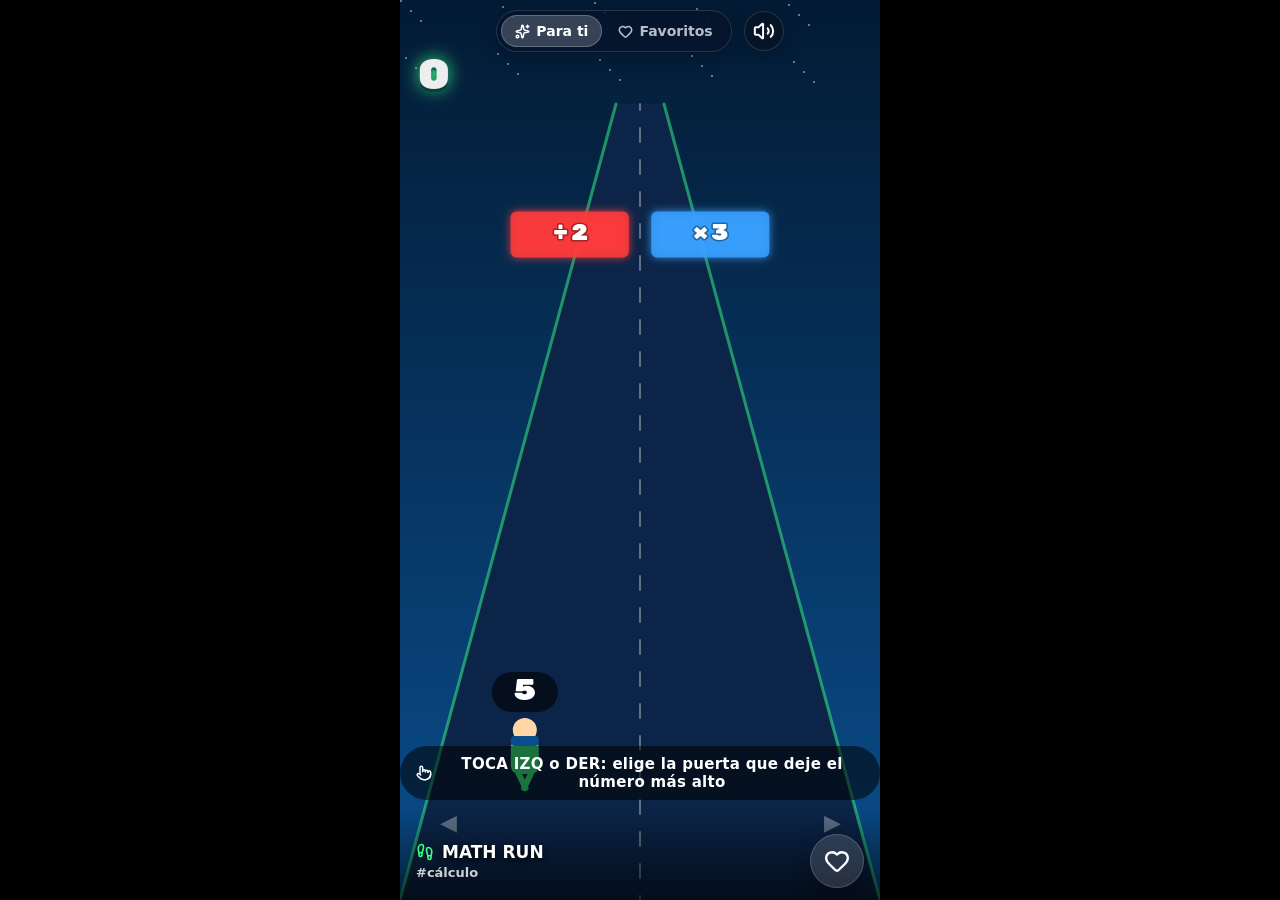
<file: index.html>
<!doctype html>
<html lang="es">
<head>
<meta charset="utf-8">
<meta name="viewport" content="width=device-width,initial-scale=1,maximum-scale=1,user-scalable=no,viewport-fit=cover">
<meta name="theme-color" content="#000000">
<meta name="apple-mobile-web-app-capable" content="yes">
<meta name="mobile-web-app-capable" content="yes">
<title>TikGamesX</title>
<link rel="icon" href="favicon.svg" type="image/svg+xml">
<link rel="icon" href="icon-32.png" sizes="32x32" type="image/png">
<link rel="apple-touch-icon" href="icon-180.png">

<link rel="preconnect" href="https://fonts.googleapis.com">
<link rel="preconnect" href="https://fonts.gstatic.com" crossorigin>
<link href="https://fonts.googleapis.com/css2?family=Audiowide&family=Bangers&family=Black+Ops+One&family=Bowlby+One&family=Baloo+2:wght@800&family=Bungee&family=Caveat+Brush&family=Chewy&family=Cinzel:wght@900&family=Creepster&family=Dela+Gothic+One&family=Fredoka:wght@700&family=Lobster&family=Londrina+Solid:wght@900&family=Luckiest+Guy&family=Orbitron:wght@900&family=Pacifico&family=Patrick+Hand&family=Press+Start+2P&family=Righteous&family=Rye&family=Shrikhand&family=Silkscreen:wght@700&family=Sniglet:wght@800&family=Titan+One&family=VT323&family=Monoton&family=Archivo+Black&family=Space+Mono:wght@700&family=Abril+Fatface&family=Special+Elite&family=Bebas+Neue&family=Share+Tech+Mono&family=Rubik+Mono+One&family=Playfair+Display:wght@900&family=Permanent+Marker&display=swap" rel="stylesheet">
<style>
*{box-sizing:border-box;margin:0;padding:0;-webkit-tap-highlight-color:transparent;-webkit-user-select:none;user-select:none;-webkit-touch-callout:none}
html,body{height:100%;background:#000;overflow:hidden;font-family:system-ui,-apple-system,"Segoe UI",sans-serif;color:#fff;overscroll-behavior:none}
#app{position:fixed;inset:0;display:flex;justify-content:center;background:#000}
#feed{width:100%;max-width:480px;height:100%;overflow-y:scroll;scroll-snap-type:y mandatory;scrollbar-width:none;overscroll-behavior:contain;position:relative}
#feed::-webkit-scrollbar{display:none}
#probe{position:fixed;top:0;left:0;visibility:hidden;padding-top:env(safe-area-inset-top);padding-bottom:env(safe-area-inset-bottom);pointer-events:none}
.card{position:relative;height:100%;width:100%;scroll-snap-align:start;scroll-snap-stop:always;overflow:hidden;background:linear-gradient(160deg,var(--c1),var(--c2))}
.poster{position:absolute;inset:0;z-index:0;display:flex;flex-direction:column;align-items:center;justify-content:center;gap:14px;background:radial-gradient(circle at 50% 42%,color-mix(in srgb,var(--ac) 35%,transparent),transparent 62%)}
.pe{font-size:128px;animation:float 3s ease-in-out infinite;filter:drop-shadow(0 8px 24px rgba(0,0,0,.4))}
.pt{font-family:var(--font);font-size:38px;color:#fff;text-shadow:0 0 26px var(--ac),0 4px 0 rgba(0,0,0,.3);text-align:center;padding:0 18px;line-height:1.1}
.ps{font-weight:800;opacity:.7;letter-spacing:2px;font-size:13px;text-transform:uppercase}
.stage{position:absolute;inset:0;z-index:1}
.hud{position:absolute;inset:0;z-index:3;pointer-events:none}
.score{position:absolute;top:calc(env(safe-area-inset-top) + 50px);left:16px;font-family:var(--font);font-size:42px;color:#fff;text-shadow:0 3px 0 rgba(0,0,0,.35),0 0 18px var(--ac);opacity:.92}
.score.pop{animation:pop .25s ease-out}
.hint{position:absolute;left:0;right:0;bottom:calc(env(safe-area-inset-bottom) + 100px);text-align:center;opacity:0;transition:opacity .4s}
.hint.on{opacity:1}
.hint span{display:inline-block;padding:9px 16px;border-radius:999px;background:rgba(0,0,0,.55);font-weight:800;font-size:15px;letter-spacing:.3px;animation:pulse 1.2s infinite}
.toast{position:absolute;left:0;right:0;top:34%;text-align:center;font-family:var(--font);font-size:26px;text-shadow:0 3px 10px #000a,0 0 16px var(--ac);opacity:0;transform:translateY(10px);transition:all .3s;padding:0 20px}
.toast.on{opacity:1;transform:none}
.intro{position:absolute;left:0;right:0;top:32%;z-index:4;text-align:center;font-family:var(--font);font-size:46px;line-height:1.05;padding:0 16px;color:#fff;text-shadow:0 0 22px var(--ac),0 5px 0 rgba(0,0,0,.35);opacity:0;pointer-events:none}
.card.active .intro{animation:intro 1.15s ease-out}
.over{position:absolute;inset:0;z-index:6;display:none;flex-direction:column;align-items:center;justify-content:center;gap:8px;background:rgba(0,0,0,.58);backdrop-filter:blur(3px);-webkit-backdrop-filter:blur(3px);text-align:center;font-family:var(--font);padding-bottom:70px}
.over.show{display:flex;animation:fade .3s}
.ot{font-size:34px;color:var(--ac);padding:0 14px;text-shadow:0 0 18px var(--ac)}
.os{font-size:92px;line-height:1}
.ob{opacity:.85;font-family:system-ui,sans-serif;font-weight:800;font-size:15px}
.or{margin-top:18px;padding:13px 24px;border-radius:999px;background:var(--ac);color:#000;font-family:system-ui,sans-serif;font-weight:900;font-size:15px;letter-spacing:.5px;animation:pulse 1s infinite}
.meta{position:absolute;left:0;right:0;bottom:0;z-index:7;padding:26px 16px calc(env(safe-area-inset-bottom) + 12px);display:flex;align-items:center;justify-content:space-between;background:linear-gradient(transparent,rgba(0,0,0,.65));pointer-events:none}
.meta b{display:block;font-size:17px;text-shadow:0 2px 6px #000}
.meta span{font-size:13px;opacity:.8;font-weight:700}
.heart{pointer-events:auto;width:54px;height:54px;border-radius:50%;border:0;background:rgba(255,255,255,.14);color:#fff;font-size:28px;line-height:54px;backdrop-filter:blur(6px);-webkit-backdrop-filter:blur(6px);cursor:pointer;transition:transform .15s}
.heart:active{transform:scale(.88)}
.heart.on{color:#ff2d55;background:rgba(255,45,85,.2);animation:beat .4s}
.fh{position:absolute;z-index:9;font-size:22px;color:#ff2d55;pointer-events:none;animation:fly .9s ease-out forwards}
#top{position:absolute;top:0;left:50%;transform:translateX(-50%);width:100%;max-width:480px;z-index:20;padding:calc(env(safe-area-inset-top) + 10px) 14px 6px;display:flex;align-items:center;justify-content:center;gap:22px;pointer-events:none}
#top button{pointer-events:auto;background:none;border:0;color:#fff;font:800 16px system-ui,sans-serif;opacity:.6;padding:6px 2px;text-shadow:0 2px 6px #000a;border-bottom:3px solid transparent;cursor:pointer}
#top button.on{opacity:1;border-color:#fff}
#top #mute{position:absolute;right:14px;top:calc(env(safe-area-inset-top) + 8px);opacity:.85;border:0;font-size:20px}
#swipe{position:absolute;left:0;right:0;bottom:calc(env(safe-area-inset-bottom) + 96px);z-index:15;text-align:center;font-weight:800;pointer-events:none;opacity:0;transition:opacity .5s;max-width:480px;margin:auto;text-shadow:0 2px 8px #000}
#swipe.on{opacity:1;animation:bob 1.2s infinite}
.endcard{position:absolute;inset:0;display:flex;flex-direction:column;align-items:center;justify-content:center;gap:12px;text-align:center;padding:30px}
.endcard h2{font-family:'Bungee',sans-serif;font-size:30px}
.endcard button{margin-top:14px;padding:13px 24px;border-radius:999px;border:0;font-weight:900;font-size:15px;background:#fff;color:#000;cursor:pointer}
.nx{margin-top:10px;font-family:system-ui,sans-serif;font-weight:800;font-size:13px;letter-spacing:.4px;opacity:.75}
/* Skins: cambian el aspecto del HUD y de la pantalla de fin según la estética del juego */
.ic{display:inline-block;vertical-align:-.2em;flex:none}
.pe{color:var(--ac)}.pe .ic{filter:drop-shadow(0 0 14px color-mix(in srgb,var(--ac) 55%,transparent))}
.meta b{display:flex;align-items:center;gap:8px}.meta b .mi{display:inline-flex;color:var(--ac)}.sk-light .meta b .mi{color:#16161d}
.hint span{display:inline-flex;align-items:center;gap:8px}
.ob .ic{vertical-align:-.15em;margin-right:2px}
.eic{color:#fff;opacity:.9;margin-bottom:6px}.eic .ic{display:block;margin:0 auto}
.skipb{display:inline-flex;align-items:center;gap:6px}
#top #mute{display:flex;align-items:center;justify-content:center;width:34px;height:34px;padding:0;color:#fff}

/* botones */
#top{gap:10px!important}
#top .seg{pointer-events:auto;display:flex;gap:2px;padding:4px;border-radius:999px;background:rgba(10,10,20,.42);border:1px solid rgba(255,255,255,.14);backdrop-filter:blur(10px) saturate(1.4);-webkit-backdrop-filter:blur(10px) saturate(1.4);box-shadow:0 4px 18px rgba(0,0,0,.28)}
#top .seg button{display:flex;align-items:center;gap:6px;padding:8px 14px;border-radius:999px;border:0;background:transparent;opacity:.72;font:800 14px system-ui,sans-serif;text-shadow:none;transition:background .2s,opacity .2s,transform .12s}
#top .seg button:active{transform:scale(.95)}
#top .seg button.on{opacity:1;background:rgba(255,255,255,.2);box-shadow:inset 0 0 0 1px rgba(255,255,255,.22);border-color:transparent}
#top .seg .cn{font-style:normal;font-size:11px;background:#ff3d6e;color:#fff;border-radius:9px;padding:1px 6px;margin-left:1px}
#top #mute{position:static!important;margin-left:2px;width:40px;height:40px;border-radius:50%;background:rgba(10,10,20,.42);border:1px solid rgba(255,255,255,.14);backdrop-filter:blur(10px);-webkit-backdrop-filter:blur(10px);box-shadow:0 4px 18px rgba(0,0,0,.28);opacity:1;transition:transform .12s}
#top #mute:active{transform:scale(.9)}
#app.light #top .seg,#app.light #top #mute{background:rgba(255,255,255,.6);border-color:rgba(0,0,0,.08);box-shadow:0 4px 14px rgba(0,0,0,.12)}
#app.light #top .seg button.on{background:rgba(0,0,0,.09);box-shadow:inset 0 0 0 1px rgba(0,0,0,.1)}
#app.light #top #mute{color:#16161d}
.heart{display:flex;align-items:center;justify-content:center;border:1px solid rgba(255,255,255,.18)!important;font-size:0;box-shadow:0 6px 20px rgba(0,0,0,.3)}
.heart svg{transition:fill .2s,stroke .2s,transform .2s}
.heart.on{color:#ff3d6e;background:rgba(255,61,110,.18);border-color:rgba(255,61,110,.5)!important}
.heart.on svg{fill:#ff3d6e;stroke:#ff3d6e}
.fh{display:flex}
.or{display:inline-flex;align-items:center;gap:9px;background:linear-gradient(180deg,color-mix(in srgb,var(--ac) 82%,#fff),var(--ac))!important;box-shadow:0 5px 0 color-mix(in srgb,var(--ac) 55%,#000),0 10px 24px rgba(0,0,0,.35);border:1px solid rgba(255,255,255,.35)}
.or .ic{animation:none}
.sk-flat .or{box-shadow:4px 4px 0 rgba(0,0,0,.6)!important;border:0}
.skipb{background:linear-gradient(135deg,rgba(255,255,255,.26),rgba(255,255,255,.08));border:1px solid rgba(255,255,255,.22);box-shadow:0 6px 18px rgba(0,0,0,.25)}
.sk-light .skipb{background:rgba(255,255,255,.65);border-color:rgba(0,0,0,.08)}
.endcard button{display:inline-flex;align-items:center;gap:8px}
.card.embed .hud .score,.card.embed .poster .ps{display:none}
.card.embed .intro{top:18%}
.eg{position:absolute;top:0;bottom:0;width:14px;z-index:2;touch-action:pan-y}.eg.l{left:0}.eg.r{right:0}
.skipb{position:absolute;z-index:8;right:78px;bottom:calc(env(safe-area-inset-bottom) + 24px);height:34px;padding:0 14px;border-radius:17px;border:0;background:rgba(255,255,255,.16);color:#fff;font:800 13px system-ui,sans-serif;backdrop-filter:blur(6px);-webkit-backdrop-filter:blur(6px);cursor:pointer}
.sk-light .skipb{background:rgba(0,0,0,.1);color:#16161d}
.sk-flat .score,.sk-flat .toast,.sk-flat .intro{text-shadow:3px 3px 0 rgba(0,0,0,.55)}
.sk-flat .ot{text-shadow:3px 3px 0 rgba(0,0,0,.6)}
.sk-flat .over{backdrop-filter:none;-webkit-backdrop-filter:none;background:rgba(0,0,0,.72)}
.sk-flat .or{border-radius:0;animation:none;box-shadow:4px 4px 0 rgba(0,0,0,.6)}
.sk-flat .meta{background:linear-gradient(transparent,rgba(0,0,0,.8))}
.sk-flat .heart{border-radius:6px;backdrop-filter:none;-webkit-backdrop-filter:none}
.sk-light .score{color:#16161d;text-shadow:0 2px 0 rgba(255,255,255,.55)}
.sk-light .hint span{background:rgba(255,255,255,.82);color:#16161d}
.sk-light .toast{color:#16161d;text-shadow:0 2px 0 rgba(255,255,255,.7)}
.sk-light .intro{color:#16161d;text-shadow:0 4px 0 rgba(255,255,255,.65)}
.sk-light .over{background:rgba(250,246,238,.82);backdrop-filter:none;-webkit-backdrop-filter:none;color:#16161d}
.sk-light .ot{text-shadow:none;color:#16161d}
.sk-light .or{color:#fff;mix-blend-mode:normal}
.sk-light .meta{background:linear-gradient(transparent,rgba(255,255,255,.78))}
.sk-light .meta b,.sk-light .meta span{color:#16161d;text-shadow:none}
.sk-light .heart{background:rgba(0,0,0,.09);color:#16161d;backdrop-filter:none;-webkit-backdrop-filter:none}
.sk-light .poster .pt{text-shadow:0 3px 0 rgba(255,255,255,.6);color:#16161d}
#app.light #top button{color:#16161d;text-shadow:none}
#app.light #top button.on{border-color:#16161d}
#app.light #swipe{color:#16161d;text-shadow:none}
@keyframes float{50%{transform:translateY(-14px) rotate(4deg)}}
@keyframes pop{0%{transform:scale(1.45)}100%{transform:scale(1)}}
@keyframes pulse{50%{transform:scale(1.07)}}
@keyframes intro{0%{opacity:0;transform:scale(2.4) rotate(-4deg)}22%{opacity:1;transform:scale(1) rotate(0)}75%{opacity:1}100%{opacity:0;transform:scale(.92)}}
@keyframes fade{from{opacity:0}}
@keyframes beat{40%{transform:scale(1.35)}}
@keyframes fly{to{transform:translate(var(--dx),-130px) scale(1.5);opacity:0}}
@keyframes shine{to{background-position:300% 0}}
@keyframes bob{50%{transform:translateY(-10px)}}
</style>
</head>
<body>
<div id="probe"></div>
<div id="app">
  <div id="top"><div class="seg"><button id="tab-all" class="on">Para ti</button><button id="tab-favs">Favoritos</button></div><button id="mute"></button></div>
  <div id="feed"></div>
  <div id="swipe">▲<br>desliza para otro juego</div>
</div>
<script>window.GAMES=[];window.def=function(g){GAMES.push(g)};</script>
<script src="js/icons.js"></script>
<script src="js/audio.js"></script>
<script src="js/style.js"></script>
<script src="js/games/g1.js"></script>
<script src="js/games/g2.js"></script>
<script src="js/games/g3.js"></script>
<script src="js/games/g4.js"></script>
<script src="js/games/g5.js"></script>
<script src="js/games/g6.js"></script>
<script src="js/games/g7.js"></script>
<script src="js/games/g8.js"></script>
<script src="js/games/g9.js"></script>
<script src="js/games/g10.js"></script>
<script src="js/games/g11.js"></script>
<script src="js/games/g12.js"></script>
<script src="js/games/g13.js"></script>
<script src="js/games/g14.js"></script>
<script src="js/games/g15.js"></script>
<script src="js/games/g16.js"></script>
<script src="js/core.js"></script>
</body>
</html>
</file>
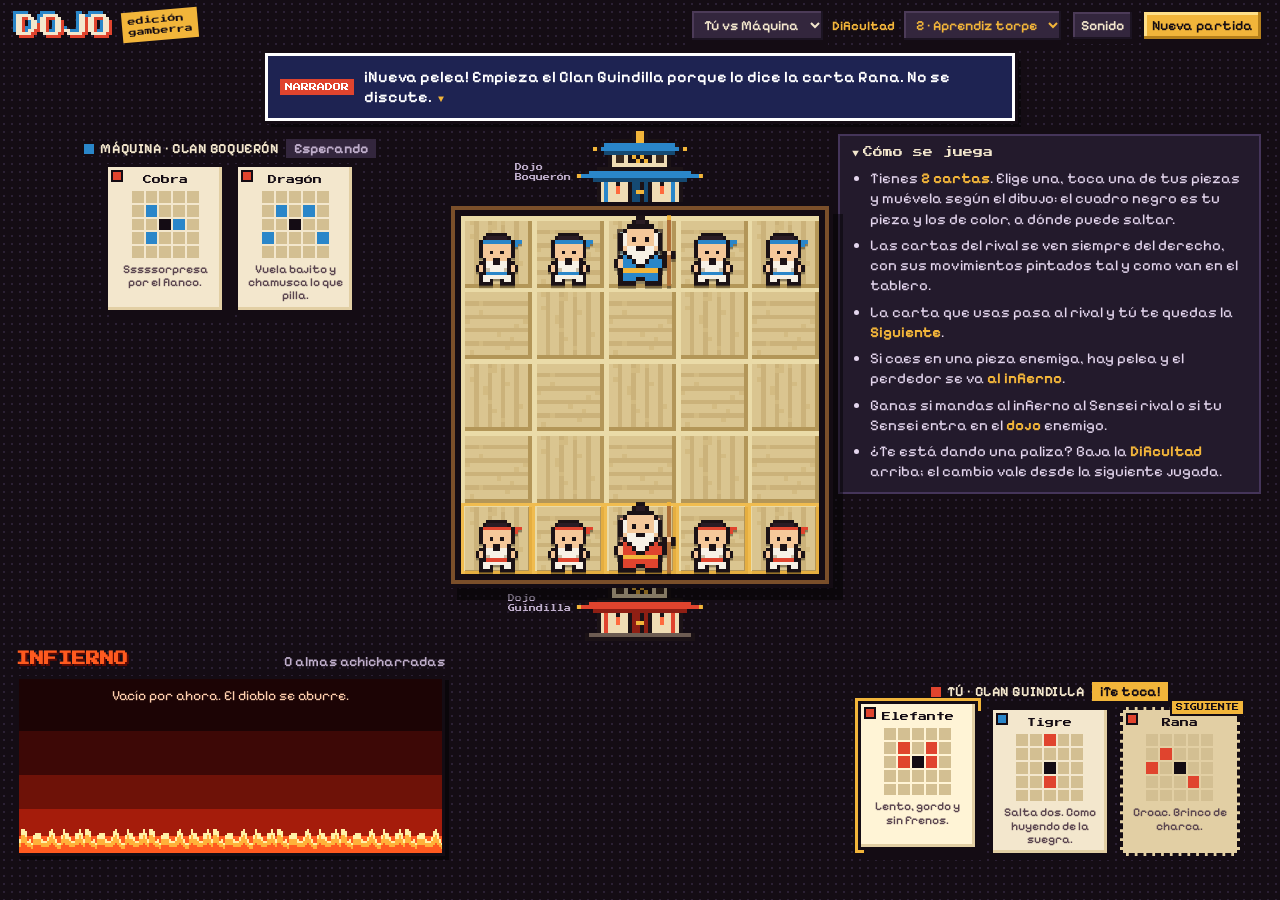
<file: ext/dojo/index.html>
<!doctype html>
<html lang="es">
<head>
<meta charset="utf-8">
<meta name="viewport" content="width=device-width, initial-scale=1, viewport-fit=cover">
<meta name="apple-mobile-web-app-capable" content="yes">
<meta name="mobile-web-app-capable" content="yes">
<meta name="apple-mobile-web-app-title" content="Dojo Gamberro">
<link rel="apple-touch-icon" href="icon.png">
<link rel="icon" href="icon.png">
<title>Dojo Gamberro</title>
<link rel="preconnect" href="https://fonts.googleapis.com">
<link rel="preconnect" href="https://fonts.gstatic.com" crossorigin>
<link rel="stylesheet" href="https://fonts.googleapis.com/css2?family=Press+Start+2P&family=Pixelify+Sans:wght@400;600;700&display=swap">
<style>
[hidden]{display:none!important}
:root{
  color-scheme:dark;
  --ink:#140c14; --night:#231a2c; --night2:#33263d; --paper:#f3e7cd; --paper2:#e2cfa4;
  --red:#e0442e; --blue:#2a86c9; --gold:#f2b53a; --lava:#ff5a1f; --muted:#bfaecb; --rpg:#1e2352;
  --cell:clamp(44px, min(17vw, calc((100vh - 410px) / 6.9)), 90px);
  --cardw:clamp(86px, 28vw, 124px);
  --disp:'Press Start 2P', 'Courier New', monospace;
  --body:'Pixelify Sans', 'Courier New', monospace;
}
@supports (height:100dvh){ :root{ --cell:clamp(44px, min(17vw, calc((100dvh - 410px) / 6.9)), 90px); } }
*{-webkit-user-select:none; user-select:none; -webkit-touch-callout:none; -webkit-tap-highlight-color:transparent; touch-action:manipulation}
img{-webkit-user-drag:none; user-drag:none; pointer-events:none}
html,body{min-height:100%}
body{background-color:var(--ink); background-image:radial-gradient(#2b2034 1px, transparent 1px); background-size:8px 8px; color:var(--paper); font-family:var(--body); font-size:15px; overflow-x:hidden}
img{image-rendering:pixelated; image-rendering:crisp-edges}
button,select{font:inherit; color:inherit}
.app{max-width:1280px; margin:0 auto; padding-inline:16px; padding-block:8px 20px; display:grid; gap:10px;
  grid-template-columns:minmax(0,1fr);
  grid-template-areas:"top" "narr" "handB" "main" "handR" "hell" "rules"}
.top{grid-area:top; display:flex; flex-wrap:wrap; align-items:center; justify-content:space-between; gap:6px 12px}
.logo{display:flex; align-items:center; gap:10px}
.back{font-family:var(--disp); font-size:8px; color:var(--gold); text-decoration:none; border:2px solid var(--gold); padding:4px 5px}
.back:hover{background:var(--gold); color:var(--ink)}
.logo .l1{font-family:var(--disp); font-size:clamp(16px,5vw,24px); color:var(--paper); text-shadow:3px 3px 0 var(--red), -3px -3px 0 var(--blue)}
.sticker{font-family:var(--disp); font-size:8px; line-height:1.4; background:var(--gold); color:var(--ink); padding:4px 6px; transform:rotate(-5deg); box-shadow:2px 2px 0 var(--ink)}
.ctrls{display:flex; flex-wrap:wrap; gap:6px; align-items:center}
.ctrls select,.btn{background:var(--night2); border:3px solid var(--ink); box-shadow:inset -2px -2px 0 #1c1422, inset 2px 2px 0 #4c3b58, 2px 2px 0 var(--ink); padding:5px 8px; font-weight:600; font-size:14px; cursor:pointer; border-radius:0}
.lbl{display:inline-flex; align-items:center; gap:6px; font-weight:700; font-size:13px; color:var(--gold)}
.btn.main{background:var(--gold); color:var(--ink); box-shadow:inset -3px -3px 0 #b5801c, inset 3px 3px 0 #ffe08a, 3px 3px 0 var(--ink)}
.btn.main:active{transform:translate(2px,2px); box-shadow:inset -3px -3px 0 #b5801c, inset 3px 3px 0 #ffe08a}
.btn[aria-pressed="false"]{opacity:.6; text-decoration:line-through}
:focus-visible{outline:3px dashed var(--gold); outline-offset:2px}

.narr{grid-area:narr; display:flex; align-items:center; gap:10px; background:var(--rpg); color:#fff; border:3px solid #fff; outline:3px solid var(--ink); box-shadow:6px 6px 0 rgba(0,0,0,.45); padding:8px 12px; min-height:46px; max-width:720px; width:calc(100% - 6px); justify-self:center; position:relative}
.narr .who{font-family:var(--disp); font-size:8px; background:var(--red); color:#fff; padding:4px 5px; flex:none}
.narr p{margin:0; font-size:16px; line-height:1.25; font-weight:600}
.narr p::after{content:'▼'; display:inline-block; margin-left:6px; font-size:10px; color:var(--gold); animation:blink .6s steps(2) infinite}
@keyframes blink{50%{opacity:0}}

/* hands */
.hand{display:grid; gap:6px; justify-items:center}
#handB{grid-area:handB} #handR{grid-area:handR}
.hand-head{display:flex; gap:8px; align-items:center; font-size:14px}
.badge{display:inline-flex; align-items:center; gap:6px; font-weight:700; text-transform:uppercase; letter-spacing:.04em}
.badge i{width:10px; height:10px; box-shadow:0 0 0 2px var(--ink)}
.badge.R i{background:var(--red)} .badge.B i{background:var(--blue)}
.st{font-weight:700; padding:1px 8px; background:var(--night2); color:var(--muted)}
.hand.turn .st{background:var(--gold); color:var(--ink); animation:blink2 .8s steps(2) infinite}
@keyframes blink2{50%{background:#fff3c4}}
.cards{display:flex; gap:10px; justify-content:center; flex-wrap:wrap}
.card{width:var(--cardw); background:var(--paper); color:var(--ink); border:3px solid var(--ink); border-radius:0; padding:6px 6px 7px; box-shadow:inset -3px -3px 0 var(--paper2), 4px 4px 0 var(--ink); display:flex; flex-direction:column; align-items:center; gap:5px; position:relative; cursor:default}
.hand.turn .card[data-hi]{cursor:pointer}
.card.sel{transform:translate(-2px,-6px); background:#fff4d6; box-shadow:inset -3px -3px 0 var(--paper2), 6px 10px 0 var(--ink), 0 0 0 3px var(--gold)}
.card.next{background:var(--paper2); border-style:dashed; box-shadow:4px 4px 0 var(--ink)}
.card .chip{position:absolute; top:-11px; right:-8px; background:var(--gold); border:2px solid var(--ink); font-family:var(--disp); font-size:7px; padding:3px 4px}
.stamp{position:absolute; top:5px; left:5px; width:8px; height:8px; box-shadow:0 0 0 2px var(--ink)}
.stamp.R{background:var(--red)} .stamp.B{background:var(--blue)}
.nm{font-family:var(--disp); font-size:9px; line-height:1.2; padding-top:2px}
.mini{display:grid; grid-template-columns:repeat(5,1fr); width:66%; aspect-ratio:1; gap:2px}
.mini i{background:#d3bf92}
.mini i.c{background:var(--ink)}
.mini.R i.m{background:var(--red)} .mini.B i.m{background:var(--blue)}
.jk{font-size:12px; line-height:1.1; text-align:center; color:#5b4650; font-weight:600; min-height:2.2em}
.card.fly{animation:flyin .5s steps(6)}
@keyframes flyin{0%{transform:translateY(-30px) scale(.5); opacity:0}100%{transform:none; opacity:1}}

/* board */
.main{grid-area:main; justify-self:center}
.boardwrap{position:relative; padding-top:calc(var(--cell)*1.1); padding-bottom:calc(var(--cell)*.8); width:max-content; margin-inline:auto}
.temple{position:absolute; left:50%; height:calc(var(--cell)*1.1); aspect-ratio:32/20; transform:translateX(-50%); z-index:1}
.temple-B{top:0}
.temple-R{top:calc(var(--cell)*1.1 + var(--cell)*5 + 12px - var(--cell)*.25)}
.tp{display:none; width:100%; height:100%}
.temple .tp-c{display:block}
.temple.open .tp-c{display:none} .temple.open .tp-o{display:block}
.temple.party .tp-o{display:none} .temple.party .tp-p{display:block; animation:tshake .3s steps(2) infinite; filter:drop-shadow(0 0 12px rgba(255,200,80,.8))}
@keyframes tshake{0%{transform:translate(-2px,0)}100%{transform:translate(2px,-3px)}}
.tname{position:absolute; right:calc(100% + 6px); top:40%; font-family:var(--disp); font-size:7px; line-height:1.5; color:var(--muted); white-space:nowrap}

.board{position:relative; z-index:3; display:grid; grid-template-columns:repeat(5,var(--cell)); grid-template-rows:repeat(5,var(--cell)); border:6px solid var(--ink); background:#cdb57c; box-shadow:0 0 0 4px #7a4f2a, 0 0 0 8px var(--ink), 10px 12px 0 8px rgba(0,0,0,.45)}
.cell{position:relative; border:0; padding:0; margin:0; cursor:pointer; background:var(--tat1) 0 0/100% 100%; image-rendering:pixelated}
.cell.alt{background-image:var(--tat2)}
.cell.tmp::before{content:''; position:absolute; inset:22%; background:var(--tc); opacity:.55; box-shadow:0 0 0 3px var(--ink), inset 0 0 0 4px rgba(255,255,255,.35)}
.cell.tmpR{--tc:var(--red)} .cell.tmpB{--tc:var(--blue)}
.cell.can{box-shadow:inset 0 0 0 3px rgba(242,181,58,.8)}
.cell.selp{box-shadow:inset 0 0 0 5px var(--gold); filter:brightness(1.12)}
.cell.tg::after,.cell.tg2::after{content:''; position:absolute; inset:36%; background:var(--gold); box-shadow:0 0 0 3px var(--ink); animation:pulse .7s steps(2) infinite}
.cell.tg2::after{inset:42%; opacity:.5; background:var(--paper)}
.cell.tgx::after{content:''; position:absolute; inset:4%; border:4px dashed var(--red); animation:pulse .5s steps(2) infinite}
.cell:focus-visible{outline:3px dashed #fff; outline-offset:-6px}
@keyframes pulse{50%{transform:scale(1.2)}}

.pieces{position:absolute; inset:0; z-index:2; pointer-events:none}
.piece{position:absolute; left:0; top:0; width:20%; height:20%; transition:transform .4s steps(5); z-index:1}
.piece.moving,.piece.brawl{z-index:3}
.bob{width:100%; height:100%; animation:idle 1.4s steps(2) infinite; transform-origin:50% 90%}
.spr{display:block; position:relative; width:100%; height:100%; filter:drop-shadow(0 3px 0 rgba(0,0,0,.35))}
.spr img{position:absolute; inset:0; width:100%; height:100%; display:none}
[data-face="n"] .f-n,[data-face="a"] .f-a,[data-face="k"] .f-k,[data-face="h"] .f-h{display:block}
.piece.S .spr{transform:scale(.78) translateY(10%)}
.piece.M .spr{transform:scale(.98) translateY(-2%)}
.piece.picked .bob{animation:hop .4s steps(2) infinite}
.piece.moving .bob{animation:hop .2s steps(2) 2}
.piece.taunt .bob{animation:wig .15s steps(2) 6}
.piece.brawl .bob{animation:jit .1s steps(2) infinite}
@keyframes idle{50%{transform:translateY(-4%)}}
@keyframes hop{50%{transform:translateY(-16%)}}
@keyframes wig{0%{transform:rotate(-10deg)}100%{transform:rotate(10deg)}}
@keyframes jit{0%{transform:translate(-8%,2%)}100%{transform:translate(8%,-4%)}}

.fight{position:absolute; left:0; top:0; width:20%; height:20%; z-index:6; pointer-events:none}
.fight .burst{width:100%; height:100%; animation:burst .3s steps(2) infinite}
.fight .burst img{width:100%; height:100%; display:block}
@keyframes burst{0%{transform:scale(2)}100%{transform:scale(2.3) rotate(8deg)}}
.pow{position:absolute; left:50%; top:-28%; font-family:var(--disp); font-size:calc(var(--cell)*.28); color:var(--gold); text-shadow:2px 0 0 var(--ink),-2px 0 0 var(--ink),0 2px 0 var(--ink),0 -2px 0 var(--ink),3px 3px 0 var(--ink); white-space:nowrap; transform:translate(-50%,-50%) rotate(-8deg); animation:powpop .4s steps(4) both}
@keyframes powpop{0%{transform:translate(-50%,-50%) scale(0)}100%{transform:translate(-50%,-50%) scale(1) rotate(-8deg)}}
.crack{position:absolute; left:0; top:0; width:20%; height:20%; pointer-events:none; z-index:0}
.crack::before{content:''; position:absolute; left:4%; right:4%; top:50%; height:44%; background:var(--lavaimg) center/100% 100%; image-rendering:pixelated; filter:drop-shadow(0 0 10px rgba(255,90,31,.8)); animation:crackopen .3s steps(3) both}
.crack.close::before{animation:crackclose .3s steps(3) both}
@keyframes crackopen{from{transform:scale(0,.3)}to{transform:scale(1)}}
@keyframes crackclose{to{transform:scale(0,.3)}}

/* hell */
.hell{grid-area:hell; display:grid; gap:6px}
.hell-head{display:flex; align-items:baseline; justify-content:space-between; gap:8px}
.hell-head b{font-family:var(--disp); font-size:14px; color:var(--lava); text-shadow:2px 2px 0 #5a0a05}
.hell-head span{font-size:14px; color:var(--muted); font-weight:600}
.pit{position:relative; display:flex; flex-wrap:wrap; align-content:flex-start; gap:2px; min-height:78px; padding:8px 8px 26px; overflow:hidden; border:3px solid var(--ink); box-shadow:4px 4px 0 rgba(0,0,0,.5);
  background:linear-gradient(180deg, #1c0405 0 30%, #3d0806 30% 55%, #6e1208 55% 75%, #a51c0b 75% 90%, #ff5a1f 90%)}
.pit::after{content:''; position:absolute; left:0; right:0; bottom:0; height:28px; pointer-events:none; background:var(--flames) 0 100%/64px 28px repeat-x; image-rendering:pixelated; animation:flick .5s steps(2) infinite}
@keyframes flick{50%{background-position:32px 100%}}
.pit .empty{margin:auto; font-size:14px; color:#ffcfae; text-align:center; position:relative; z-index:1}
.damned{width:48px; height:48px; position:relative; z-index:1; animation:arrive .6s steps(6) both, float 1s steps(2) .6s infinite}
.damned .spr{filter:drop-shadow(0 0 4px #ff5a1f)}
.damned.S .spr{transform:scale(.85) translateY(8%)}
@keyframes arrive{from{transform:translateY(-60px) rotate(-180deg) scale(.2); opacity:0}}
@keyframes float{50%{transform:translateY(-4px)}}

.rules{grid-area:rules; background:var(--night); border:3px solid var(--ink); box-shadow:inset 0 0 0 2px #45355a; padding:10px 14px}
.rules summary{cursor:pointer; font-family:var(--disp); font-size:10px; line-height:1.6}
.rules ul{margin:8px 0 2px; padding-left:18px; display:grid; gap:6px; line-height:1.35; color:#e4d6ee; max-width:62ch}
.rules b{color:var(--gold)}

/* end overlay */
.end{position:fixed; inset:0; z-index:40; display:grid; place-items:center; padding:16px; background:rgba(12,6,14,.82); overflow:auto}
.end.hellbg{background:linear-gradient(180deg, #0d0203 0 25%, #2a0404 25% 45%, #5a0a06 45% 62%, #8f1609 62% 78%, #c52a0e 78% 90%, #ff6a2a 90%)}
.endbox{width:100%; max-width:520px; text-align:center; background:var(--rpg); border:4px solid #fff; outline:4px solid var(--ink); box-shadow:10px 10px 0 rgba(0,0,0,.5); padding:18px 16px 20px; animation:boxin .4s steps(5)}
.hellbg .endbox{background:transparent; border:0; outline:0; box-shadow:none}
@keyframes boxin{from{transform:scale(.4); opacity:0}}
.endt{font-family:var(--disp); font-size:clamp(20px,6.5vw,34px); line-height:1.25; margin:12px 0 10px; color:var(--gold); text-shadow:4px 4px 0 var(--ink)}
.endbox p{margin:0 auto 12px; max-width:44ch; font-size:17px; line-height:1.3; color:#fff}
.endbox p.small{font-size:14px; color:var(--muted)}
.btn.big{font-size:17px; padding:10px 18px}
.winscene{position:relative; height:240px}
.bigtemple{position:absolute; left:50%; top:0; width:min(320px,90%); transform:translateX(-50%)}
.bigtemple img{width:100%; display:block; animation:tshake .3s steps(2) infinite; filter:drop-shadow(0 0 16px rgba(255,200,80,.7))}
.dancers{position:absolute; left:0; right:0; bottom:0; display:flex; justify-content:center; align-items:flex-end}
.dancer{width:64px; height:64px; animation:dance .4s steps(2) infinite alternate}
.dancer.S{width:54px; height:54px}
@keyframes dance{0%{transform:translateY(0) rotate(-10deg)}100%{transform:translateY(-18px) rotate(10deg)}}
.hellscene{position:relative; height:220px; overflow:hidden}
.hellscene::after{content:''; position:absolute; left:0; right:0; bottom:0; height:56px; background:var(--flames) 0 0/96px 56px repeat-x; image-rendering:pixelated; animation:flick2 .4s steps(2) infinite}
@keyframes flick2{50%{background-position:48px 0}}
.faller{position:absolute; left:50%; top:0; width:128px; height:128px; margin-left:-64px; z-index:1; animation:fall 1.4s steps(14) both, burn .5s steps(2) 1.4s infinite}
.faller .spr{filter:drop-shadow(0 0 10px #ff5a1f)}
@keyframes fall{0%{transform:translateY(-140%) rotate(0)}100%{transform:translateY(80px) rotate(720deg)}}
@keyframes burn{0%{transform:translateY(80px) rotate(-8deg)}100%{transform:translateY(72px) rotate(8deg)}}
.jaja{position:absolute; top:16%; font-family:var(--disp); color:#ffcf3a; font-size:16px; text-shadow:3px 3px 0 #3a0606; animation:blink .5s steps(2) infinite}
.jaja.a{right:4%} .jaja.b{left:4%; top:40%; animation-delay:.25s}
.hellt{color:#ffb13a; text-shadow:3px 0 0 #7a0f08, -3px 0 0 #7a0f08, 0 3px 0 #7a0f08, 0 -3px 0 #7a0f08, 6px 6px 0 #1a0303}
#fxc{position:fixed; inset:0; width:100%; height:100%; pointer-events:none; z-index:45; image-rendering:pixelated}

@media (max-height:780px) and (max-width:1099px){ .jk{display:none} .mini{width:58%} }
@media (min-width:700px) and (max-width:1099px){
  :root{ --cardw:112px; --cell:clamp(52px, min(calc((100vw - 316px) / 5.3), calc((100vh - 190px) / 6.9)), 100px) }
  @supports (height:100dvh){ :root{ --cell:clamp(52px, min(calc((100vw - 316px) / 5.3), calc((100dvh - 190px) / 6.9)), 100px) } }
  .app{grid-template-columns:minmax(0,1fr) auto minmax(0,1fr); align-items:start;
    grid-template-areas:"top top top" "narr narr narr" "handB main handR" "hell hell hell" "rules rules rules"}
  .cards{flex-direction:column; flex-wrap:nowrap; align-items:center}
  #handB{align-self:start; padding-top:8px} #handR{align-self:end; padding-bottom:16px}
  .hand-head{flex-direction:column; gap:4px; text-align:center}
  .badge{flex-wrap:wrap; justify-content:center}
}
@media (min-width:1100px){
  :root{ --cell:clamp(56px, min(calc((100vh - 240px) / 6.9), calc((100vw - 900px) / 5.3)), 100px); --cardw:120px }
  @supports (height:100dvh){ :root{ --cell:clamp(56px, min(calc((100dvh - 240px) / 6.9), calc((100vw - 900px) / 5.3)), 100px) } }
  .app{grid-template-columns:minmax(300px,1fr) auto minmax(300px,1fr); grid-template-rows:auto auto 1fr 1fr; align-items:start;
    grid-template-areas:"top top top" "narr narr narr" "handB main rules" "hell main handR"}
  #handB{align-self:start; padding-top:8px} #handR{align-self:end; padding-bottom:16px}
  .hell{align-self:end; padding-bottom:16px}
  .pit{min-height:140px}
}
@media (prefers-reduced-motion:reduce){
  .bob,.pit::after,.hand.turn .st,.dancer,.jaja,.narr p::after,.tp,.bigtemple img{animation:none!important}
}
</style>
</head>
<body style="margin:0">

<div class="app">
  <header class="top">
    <div class="logo"><span class="l1">DOJO</span><span class="sticker">edición<br>gamberra</span></div>
    <div class="ctrls">
      <select id="mode" aria-label="Modo de juego">
        <option value="cpu">Tú vs Máquina</option>
        <option value="2p">2 jugadores</option>
      </select>
      <label class="lbl" id="diffWrap">Dificultad
        <select id="diff">
          <option value="0">1 · Mono borracho</option>
          <option value="1" selected>2 · Aprendiz torpe</option>
          <option value="2">3 · Sensei</option>
          <option value="3">4 · Gran Maestro</option>
          <option value="4">5 · Demonio</option>
        </select>
      </label>
      <button id="snd" class="btn" type="button" aria-pressed="true">Sonido</button>
      <button id="new" class="btn main" type="button">Nueva partida</button>
    </div>
  </header>

  <div class="narr"><span class="who">NARRADOR</span><p id="say" aria-live="polite"></p></div>

  <section class="hand" id="handB">
    <div class="hand-head"><span class="badge B" id="badgeB"><i></i>Clan Boquerón</span><span class="st" id="stB"></span></div>
    <div class="cards" id="cardsB"></div>
  </section>

  <div class="main">
    <div class="boardwrap">
      <div class="temple temple-B" id="templeB"></div>
      <div class="board" id="board"><div class="pieces" id="pieces"></div></div>
      <div class="temple temple-R" id="templeR"></div>
    </div>
  </div>

  <section class="hand" id="handR">
    <div class="hand-head"><span class="badge R" id="badgeR"><i></i>Clan Guindilla</span><span class="st" id="stR"></span></div>
    <div class="cards" id="cardsR"></div>
  </section>

  <section class="hell" aria-label="Infierno">
    <div class="hell-head"><b>INFIERNO</b><span id="hcount">0 almas achicharradas</span></div>
    <div class="pit" id="pit"></div>
  </section>

  <details class="rules" id="rules">
    <summary>Cómo se juega</summary>
    <ul>
      <li>Tienes <b>2 cartas</b>. Elige una, toca una de tus piezas y muévela según el dibujo: el cuadro negro es tu pieza y los de color, a dónde puede saltar.</li>
      <li>Las cartas del rival se ven siempre del derecho, con sus movimientos pintados tal y como van en el tablero.</li>
      <li>La carta que usas pasa al rival y tú te quedas la <b>Siguiente</b>.</li>
      <li>Si caes en una pieza enemiga, hay pelea y el perdedor se va <b>al infierno</b>.</li>
      <li>Ganas si mandas al infierno al Sensei rival o si tu Sensei entra en el <b>dojo</b> enemigo.</li>
      <li>¿Te está dando una paliza? Baja la <b>Dificultad</b> arriba; el cambio vale desde la siguiente jugada.</li>
    </ul>
  </details>
</div>

<div class="end" id="end" hidden><div class="endbox" id="endbox"></div></div>
<canvas id="fxc"></canvas>

<script>
(()=>{
const $=s=>document.querySelector(s);
const SP=matchMedia('(prefers-reduced-motion: reduce)').matches?.35:1;
const sleep=ms=>new Promise(r=>setTimeout(r,ms*SP));
const pick=a=>a[Math.random()*a.length|0];
const fill=(s,o)=>s.replace(/\{(\w)\}/g,(_,k)=>o[k]);
const opp=t=>t==='R'?'B':'R';

const CARDS=[
 {n:'Tigre',s:'B',m:[[0,2],[0,-1]],j:'Salta dos. Como huyendo de la suegra.'},
 {n:'Cangrejo',s:'B',m:[[0,1],[-2,0],[2,0]],j:'De lado, como tu ex.'},
 {n:'Mono',s:'B',m:[[-1,1],[1,1],[-1,-1],[1,-1]],j:'Diagonales a lo loco, plátano en mano.'},
 {n:'Grulla',s:'B',m:[[0,1],[-1,-1],[1,-1]],j:'Un pasito palante y dos patrás.'},
 {n:'Dragón',s:'R',m:[[-2,1],[2,1],[-1,-1],[1,-1]],j:'Vuela bajito y chamusca lo que pilla.'},
 {n:'Elefante',s:'R',m:[[-1,1],[1,1],[-1,0],[1,0]],j:'Lento, gordo y sin frenos.'},
 {n:'Mantis',s:'R',m:[[-1,1],[1,1],[0,-1]],j:'Reza un poquito y luego reparte.'},
 {n:'Jabalí',s:'R',m:[[0,1],[-1,0],[1,0]],j:'Embiste como el primer día de rebajas.'},
 {n:'Rana',s:'R',m:[[-2,0],[-1,1],[1,-1]],j:'Croac. Brinco de charca.'},
 {n:'Ganso',s:'B',m:[[-1,1],[-1,0],[1,0],[1,-1]],j:'Mira mal a todo el mundo.'},
 {n:'Caballo',s:'R',m:[[0,1],[-1,0],[0,-1]],j:'Relincha y ni él sabe a dónde va.'},
 {n:'Anguila',s:'B',m:[[-1,1],[-1,-1],[1,0]],j:'Resbaladiza como un político.'},
 {n:'Conejo',s:'B',m:[[1,1],[-1,-1],[2,0]],j:'Brinquito y a la madriguera.'},
 {n:'Gallo',s:'R',m:[[1,1],[-1,0],[1,0],[-1,-1]],j:'Se levanta a las cinco a dar guerra.'},
 {n:'Buey',s:'B',m:[[0,1],[1,0],[0,-1]],j:'Tranquilo, pero si empuja, empuja.'},
 {n:'Cobra',s:'R',m:[[-1,0],[1,1],[1,-1]],j:'Sssssorpresa por el flanco.'}
];
const TEAM={
 R:{clan:'Clan Guindilla',M:'Sensei Guindilla',S:['Chorizo','Pimentón','Tomatito','Morcilla'],temple:22},
 B:{clan:'Clan Boquerón',M:'Sensei Boquerón',S:['Chipirón','Mejillón','Berberecho','Almeja'],temple:2}
};
const MOVE_L=[
 '{a} se mueve con la elegancia de un pato en patines.',
 '{a} usa el {c} y se cree Bruce Lee.',
 '{a} avanza. Huele a incienso barato y a sobaco.',
 'Movimiento del {c}. El público pide tortas.',
 '{a} hace el {c} mientras tararea música de ascensor.',
 '{a} se recoloca el cinturón y tira palante.',
 'El {c} de {a}: técnica milenaria aprendida en un tutorial.',
 '{a} se desliza con el {c}. Nadie sabe por qué, pero queda chulo.'
];
const CAP_L=[
 '¡{a} le suelta una colleja a {v} y lo manda directo al infierno!',
 '{v} se ha comido un chancletazo volador de {a}. Al infierno de cabeza.',
 '¡Zasca! {a} manda a {v} al sótano del universo.',
 '{v} pidió la hoja de reclamaciones. Se la darán en el infierno.',
 '{a} aplica la llave "abrazo de oso con cebolla". {v} baja a arder.',
 'Tortazo de manual. {v} se va a calentar los pies con el diablo.'
];
const THINK=['{m} se rasca la barba…','{m} está calculando. O echándose la siesta.','{m} consulta el horóscopo…','{m} mira el tablero con cara de sospecha…'];
const POW=['¡PAM!','¡ZAS!','¡TOMA!','¡PLAF!','¡ZASCA!','¡CLONK!'];

/* ---------- pixel art ---------- */
const PAL={K:'#1b1216',H:'#2a1c24',S:'#f5c89a',W:'#f7f1e6',w:'#cbbfa8',G:'#f2b53a',B:'#b07038',R:'#ff3b1f',M:'#ff7a8a'};
const TC={R:['#e0442e','#8f1f14'],B:['#2a86c9','#154a73']};
const STUDENT=[
"................",
".....KKKKKK.....",
"....KHHHHHHK....",
"...KTTTTTTTTKTT.",
"...KSSSSSSSSKT..",
"...KSSSSSSSSK...",
"...KSSSSSSSSK...",
"...KSSSSSSSSK...",
"....KSSSSSSK....",
"...KKWWKKWWKK...",
"..KSKWWWWWWKSK..",
"..KSKwWWWWwKSK..",
"...KKTTTTTTKK...",
"...KWWWWWWWWK...",
"...KWWK..KWWK...",
"...KKKK..KKKK..."];
const MASTER=[
".......KK.....G.",
"......KHHK....B.",
".....KKKKKK...B.",
"....KSSSSSSK..B.",
"...KWSSSSSSWK.B.",
"...KWSSSSSSWK.B.",
"...KWSSSSSSWK.B.",
"...KSWWWWWWSK.B.",
"....KWWWWWWK.KSK",
"...KTKWWWWKTKKBK",
"..KSTTKWWKTTTKB.",
"..KSTTTKKTTTTKB.",
"...KGGGGGGGGK.B.",
"...KTTTTTTTTK.B.",
"...KTTTKKTTTK.B.",
"...KKKK..KKKK.B."];
const FACEPX={
 n:[[6,0,'K'],[9,0,'K'],[7,2,'K'],[8,2,'K']],
 a:[[5,-2,'K'],[6,-1,'K'],[10,-2,'K'],[9,-1,'K'],[6,0,'K'],[9,0,'K'],[6,2,'K'],[7,2,'K'],[8,2,'K'],[9,2,'K']],
 k:[[5,-1,'K'],[7,-1,'K'],[6,0,'K'],[5,1,'K'],[7,1,'K'],[8,-1,'K'],[10,-1,'K'],[9,0,'K'],[8,1,'K'],[10,1,'K'],[7,2,'K'],[8,2,'M']],
 h:[[5,0,'K'],[6,-1,'K'],[9,-1,'K'],[10,0,'K'],[6,1,'K'],[9,1,'K'],[7,2,'K'],[8,2,'K']]
};
const HORNS={S:[[3,0],[4,1],[12,0],[11,1],[3,1],[12,1]],M:[[4,0],[5,1],[11,0],[10,1],[4,1],[11,1]]};
const mk=(w,h)=>{const c=document.createElement('canvas'); c.width=w; c.height=h; return c;};
const IMGC={};
function spriteIMG(t,k,face,horns){
  const key=t+k+face+(horns?1:0); if(IMGC[key]) return IMGC[key];
  const c=mk(16,16), x=c.getContext('2d'), pal={...PAL,T:TC[t][0],D:TC[t][1]};
  (k==='S'?STUDENT:MASTER).forEach((row,y)=>[...row].forEach((ch,i)=>{ if(pal[ch]){ x.fillStyle=pal[ch]; x.fillRect(i,y,1,1); } }));
  const ey=k==='S'?6:5;
  FACEPX[face].forEach(([i,dy,ch])=>{ x.fillStyle=PAL[ch]; x.fillRect(i,ey+dy,1,1); });
  if(horns) HORNS[k].forEach(([i,y])=>{ x.fillStyle=PAL.R; x.fillRect(i,y,1,1); });
  return IMGC[key]=c.toDataURL();
}
function sprite(t,k,horns){ return `<span class="spr">${['n','a','k','h'].map(f=>`<img class="f-${f}" src="${spriteIMG(t,k,f,horns)}" alt="">`).join('')}</span>`; }
function templeIMG(t,st){
  const c=mk(32,20), x=c.getContext('2d'), [T,D]=TC[t];
  const P=(col,x0,x1,y0,y1=y0)=>{ x.fillStyle=col; x.fillRect(x0,y0,x1-x0+1,y1-y0+1); };
  const K=PAL.K, W='#efdcb4', G=PAL.G, Y='#ffd65a', L=st==='party'?Y:'#ff6a3d', win=st==='party'?Y:'#3a2a1f';
  P(K,14,17,0,1); P(G,15,16,0,1);
  P(K,9,22,2); P(G,15,16,2);
  P(K,6,25,3); P(T,7,24,3);
  P(K,5,26,4); P(T,6,25,4); P(G,4,4,4); P(G,27,27,4);
  P(D,7,24,5);
  P(K,8,23,6,8); P(W,9,22,6,8);
  P(K,10,11,6,7); P(win,10,11,6,7); P(win,20,21,6,7);
  P(K,13,18,6,7); P(G,14,14,6); P(G,16,16,6); P(G,15,15,7); P(G,17,17,7);
  P(K,5,26,9);
  P(K,2,29,10); P(T,3,28,10);
  P(K,0,31,11); P(T,1,30,11); P(G,0,0,11); P(G,31,31,11);
  P(D,4,27,12);
  P(K,5,26,13,17); P(W,6,25,13,17); P(T,7,7,13,17); P(T,24,24,13,17);
  P(K,13,18,13,17);
  if(st==='closed'){ P(D,14,17,13,17); P(K,15,16,13,17); P(D,15,15,13,17); P(G,15,15,15); P(G,16,16,15); }
  else P(Y,14,17,13,17);
  P(K,10,10,13); P(L,10,10,14,15); P(K,21,21,13); P(L,21,21,14,15);
  P(K,2,29,18); P('#6d5c52',3,28,18); P(K,2,29,19);
  return c.toDataURL();
}
function templeHTML(t,name){ return `<img class="tp tp-c" src="${templeIMG(t,'closed')}" alt=""><img class="tp tp-o" src="${templeIMG(t,'open')}" alt=""><img class="tp tp-p" src="${templeIMG(t,'party')}" alt="">${name?`<span class="tname">${name}</span>`:''}`; }
function burstIMG(){
  const n=24, c=mk(n,n), x=c.getContext('2d'), bins=48, rad=[], sp=7+(Math.random()*3|0), ph=Math.random()*6;
  for(let b=0;b<bins;b++){ const a=b/bins*Math.PI*2; rad.push(6.5+Math.pow(Math.abs(Math.sin(a*sp/2+ph)),.5)*5); }
  for(let y=0;y<n;y++) for(let i=0;i<n;i++){
    const dx=i+.5-12, dy=y+.5-12, r=Math.hypot(dx,dy), a=(Math.atan2(dy,dx)+Math.PI*2)%(Math.PI*2), lim=rad[Math.floor(a/(Math.PI*2)*bins)%bins];
    if(r<lim){ x.fillStyle=r>lim-1.4?PAL.K:'#fff6d8'; x.fillRect(i,y,1,1); }
  }
  const blk=(col,x0,y0,w,h)=>{ x.fillStyle=PAL.K; x.fillRect(x0-1,y0-1,w+2,h+2); x.fillStyle=col; x.fillRect(x0,y0,w,h); };
  blk(PAL.S,7,9,3,3); blk(PAL.S,14,13,3,3); blk(PAL.W,13,6,4,2);
  x.fillStyle=PAL.G; [[8,15],[7,16],[9,16],[8,17],[16,9],[15,10],[17,10],[16,11]].forEach(([i,y])=>x.fillRect(i,y,1,1));
  return c.toDataURL();
}
(function staticTex(){
  const tat=(rot)=>{ const c=mk(16,16), x=c.getContext('2d');
    for(let y=0;y<16;y++) for(let i=0;i<16;i++){ const u=rot?y:i; let col=(u%3===0)?'#cbb27a':'#dac590';
      if(Math.random()<.05) col='#d3bb82'; x.fillStyle=col; x.fillRect(i,y,1,1); }
    x.fillStyle='#b39658'; x.fillRect(0,15,16,1); x.fillRect(15,0,1,16); x.fillStyle='#eadba8'; x.fillRect(0,0,16,1); x.fillRect(0,0,1,16);
    return c.toDataURL(); };
  const lava=()=>{ const c=mk(16,8), x=c.getContext('2d');
    for(let y=0;y<8;y++) for(let i=0;i<16;i++){ const e=((i+.5-8)/8)**2+((y+.5-4)/4)**2; if(e>=1) continue;
      x.fillStyle=e<.2?'#fff1a8':e<.45?'#ffb13a':e<.7?'#ff5a1f':e<.85?'#a51c0b':'#1a0405'; x.fillRect(i,y,1,1); }
    return c.toDataURL(); };
  const flames=()=>{ const c=mk(32,14), x=c.getContext('2d');
    for(let i=0;i<32;i++){ const h=4+Math.round((Math.sin(i*.9)+1)*3+Math.random()*3);
      for(let y=0;y<h;y++){ const f=y/h; x.fillStyle=f<.35?'#ff5a1f':f<.7?'#ffb13a':'#fff1a8'; x.fillRect(i,14-1-y,1,1); } }
    return c.toDataURL(); };
  const r=document.documentElement.style;
  r.setProperty('--tat1',`url(${tat(0)})`); r.setProperty('--tat2',`url(${tat(1)})`);
  r.setProperty('--lavaimg',`url(${lava()})`); r.setProperty('--flames',`url(${flames()})`);
})();

/* ---------- sound ---------- */
let AC=null, soundOn=true;
function ac(){ if(!AC){ try{AC=new (window.AudioContext||window.webkitAudioContext)()}catch(e){} } return AC; }
function tone(f,d,type='square',v=.07,f2,delay=0){
  if(!soundOn) return; const a=ac(); if(!a) return; const t=a.currentTime+delay;
  const o=a.createOscillator(), g=a.createGain(); o.type=type; o.frequency.setValueAtTime(f,t);
  if(f2) o.frequency.exponentialRampToValueAtTime(f2,t+d);
  g.gain.setValueAtTime(v,t); g.gain.exponentialRampToValueAtTime(.0001,t+d);
  o.connect(g).connect(a.destination); o.start(t); o.stop(t+d+.05);
}
function noise(d,v=.2,freq=800,delay=0){
  if(!soundOn) return; const a=ac(); if(!a) return; const t=a.currentTime+delay;
  const b=a.createBuffer(1,Math.max(1,a.sampleRate*d|0),a.sampleRate), ch=b.getChannelData(0);
  for(let i=0;i<ch.length;i++) ch[i]=Math.random()*2-1;
  const s=a.createBufferSource(); s.buffer=b; const fl=a.createBiquadFilter(); fl.type='lowpass'; fl.frequency.value=freq;
  const g=a.createGain(); g.gain.setValueAtTime(v,t); g.gain.exponentialRampToValueAtTime(.0001,t+d);
  s.connect(fl).connect(g).connect(a.destination); s.start(t);
}
const SFX={
  tick:()=>tone(990,.05,'square',.04),
  blip:()=>tone(1400,.02,'square',.015),
  move:()=>{tone(300,.08,'square',.05,600); tone(600,.08,'square',.04,900,.08)},
  punch:()=>{[0,.13,.27,.4,.56,.7].forEach(d=>{noise(.09,.35,400+Math.random()*1200,d); tone(220,.09,'square',.05,60,d)})},
  hell:()=>{tone(520,1,'square',.06,50); tone(390,1,'square',.03,40,.06)},
  win:()=>{[523,659,784,1047,784,1047,1319].forEach((f,i)=>tone(f,.16,'square',.06,null,i*.11))},
  lose:()=>{[392,370,349,311].forEach((f,i)=>tone(f,.35,'square',.05,null,i*.3)); [0,.18,.36].forEach(d=>tone(180,.12,'square',.05,120,1.4+d))},
  boom:()=>noise(.3,.08,500)
};
addEventListener('pointerdown',()=>{ if(soundOn){ const a=ac(); a&&a.resume&&a.resume(); } });

/* ---------- particles (pixel squares) ---------- */
const cv=$('#fxc'), cx=cv.getContext('2d'); let parts=[], emit=null, running=false;
function fit(){ cv.width=Math.ceil(innerWidth/3); cv.height=Math.ceil(innerHeight/3); cx.imageSmoothingEnabled=false; }
addEventListener('resize',fit); fit();
function kick(){ if(!running){ running=true; requestAnimationFrame(loop); } }
function loop(){
  cx.clearRect(0,0,cv.width,cv.height); if(emit) emit();
  parts=parts.filter(p=>{ p.vx*=.985; p.vy+=p.g; p.x+=p.vx; p.y+=p.vy; p.l--; if(p.l<p.L*.3&&(p.l&2)) return p.l>0; cx.fillStyle=p.c; cx.fillRect(Math.round(p.x/3),Math.round(p.y/3),p.s,p.s); return p.l>0; });
  if(parts.length||emit) requestAnimationFrame(loop); else { running=false; cx.clearRect(0,0,cv.width,cv.height); }
}
function firework(x,y){
  const c=pick(['#f2b53a','#ff6a3d','#ffe38a','#7fd3ff','#ff8fb1','#9dff8a']), n=SP<1?20:50;
  for(let i=0;i<n;i++){ const a=Math.random()*6.283, v=1.5+Math.random()*4.5, l=55+Math.random()*40|0; parts.push({x,y,vx:Math.cos(a)*v,vy:Math.sin(a)*v,g:.06,l,L:l,c:Math.random()<.3?'#fff':c,s:Math.random()<.5?1:2}); }
  SFX.boom(); kick();
}
function startEmbers(){ emit=()=>{ for(let i=0;i<3;i++){ const l=90+Math.random()*70|0; parts.push({x:Math.random()*innerWidth,y:innerHeight+5,vx:(Math.random()-.5)*.8,vy:-1.5-Math.random()*3.5,g:-.01,l,L:l,c:pick(['#ff5a1f','#ffb13a','#ff2d1f','#fff1a8']),s:Math.random()<.6?1:2}); } }; kick(); }
let fwTimer=null;
function stopFx(){ emit=null; clearInterval(fwTimer); fwTimer=null; }

/* ---------- state ---------- */
let lastTap={i:-1,t:0};
let S, mode='cpu', busy=false, selCard=0, selPiece=null, GEN=0;
const board=$('#board'), layer=$('#pieces'), cells=[], pieceEls=new Map();
$('#templeB').innerHTML=templeHTML('B','Dojo<br>Boquerón');
$('#templeR').innerHTML=templeHTML('R','Dojo<br>Guindilla');
for(let i=0;i<25;i++){
  const b=document.createElement('button'); b.type='button';
  const r=i/5|0,c=i%5; let base='cell'+((r+c)%2?' alt':'');
  if(i===2) base+=' tmp tmpB'; if(i===22) base+=' tmp tmpR';
  b.dataset.base=base; b.className=base; b.setAttribute('aria-label',`Casilla ${'ABCDE'[c]}${5-r}`);
  b.addEventListener('click',()=>onCell(i)); board.insertBefore(b,layer); cells.push(b);
}
const isHuman=t=>mode==='2p'||t==='R';

function targetsOf(i,t,ci){
  const r=i/5|0,c=i%5,out=[];
  for(const [dx,dy] of CARDS[ci].m){
    const nc=t==='R'?c+dx:c-dx, nr=t==='R'?r-dy:r+dy;
    if(nc<0||nc>4||nr<0||nr>4) continue;
    const j=nr*5+nc, q=S.b[j]; if(q&&q.t===t) continue; out.push(j);
  }
  return out;
}
function allMoves(t){ const res=[]; S.b.forEach((p,i)=>{ if(p&&p.t===t) [0,1].forEach(hi=>targetsOf(i,t,S.hands[t][hi]).forEach(j=>res.push({from:i,to:j,hi}))); }); return res; }

function place(el,i){ el.style.transform=`translate(${i%5*100}%,${(i/5|0)*100}%)`; }
function mkPiece(p){
  const el=document.createElement('div'); el.className=`piece ${p.t} ${p.k}`; el.dataset.face='n';
  el.innerHTML=`<div class="bob" style="animation-delay:-${(Math.random()*1.4).toFixed(2)}s">${sprite(p.t,p.k)}</div>`;
  layer.append(el); pieceEls.set(p.id,el); return el;
}
let typer=null;
function say(t){
  const e=$('#say'); clearInterval(typer);
  if(SP<1){ e.textContent=t; return; }
  let i=0; e.textContent='';
  typer=setInterval(()=>{ i+=2; e.textContent=t.slice(0,i); if(i%6===0) SFX.blip(); if(i>=t.length) clearInterval(typer); },22);
}

function newGame(){
  GEN++; busy=false; stopFx(); $('#end').hidden=true;
  const idx=[...Array(16).keys()].sort(()=>Math.random()-.5).slice(0,5);
  S={b:Array(25).fill(null),hands:{R:[idx[0],idx[1]],B:[idx[2],idx[3]]},side:idx[4],turn:CARDS[idx[4]].s,over:false,dead:0};
  let id=0;
  for(let c=0;c<5;c++){
    const si=c>2?c-1:c;
    S.b[c]={id:id++,t:'B',k:c===2?'M':'S',n:c===2?TEAM.B.M:TEAM.B.S[si]};
    S.b[20+c]={id:id++,t:'R',k:c===2?'M':'S',n:c===2?TEAM.R.M:TEAM.R.S[si]};
  }
  layer.innerHTML=''; pieceEls.clear();
  S.b.forEach((p,i)=>{ if(p) place(mkPiece(p),i); });
  ['R','B'].forEach(t=>$('#temple'+t).className='temple temple-'+t);
  $('#pit').innerHTML='<span class="empty">Vacío por ahora. El diablo se aburre.</span>'; $('#hcount').textContent='0 almas achicharradas';
  $('#badgeR').lastChild.textContent=mode==='cpu'?'Tú · Clan Guindilla':'Clan Guindilla';
  $('#badgeB').lastChild.textContent=mode==='cpu'?'Máquina · Clan Boquerón':'Clan Boquerón';
  $('#diffWrap').hidden=mode==='2p';
  say(`¡Nueva pelea! Empieza el ${TEAM[S.turn].clan} porque lo dice la carta ${CARDS[S.side].n}. No se discute.`);
  nextTurn();
}

function cardHTML(ci,owner,o){
  const C=CARDS[ci], set=new Set(C.m.map(([dx,dy])=>owner==='R'?(2-dy)*5+(2+dx):(2+dy)*5+(2-dx)));
  let g=''; for(let k=0;k<25;k++) g+=`<i class="${k===12?'c':set.has(k)?'m':''}"></i>`;
  return `<button type="button" class="card${o.sel?' sel':''}${o.next?' next':''}${o.fly?' fly':''}" ${o.next?'':`data-hi="${o.hi}"`} aria-label="Carta ${C.n}${o.next?' (siguiente)':''}">
${o.next?'<span class="chip">SIGUIENTE</span>':''}<span class="stamp ${C.s}" title="Si sale de siguiente al empezar, empieza este color"></span><span class="nm">${C.n}</span><span class="mini ${owner}">${g}</span><span class="jk">${C.j}</span></button>`;
}
function renderHands(anim={}){
  ['B','R'].forEach(t=>{
    let h=''; const cur=S.turn===t&&!S.over;
    S.hands[t].forEach((ci,hi)=>h+=cardHTML(ci,t,{hi,sel:cur&&hi===selCard,fly:anim.take===ci&&!cur}));
    if(cur) h+=cardHTML(S.side,t,{next:true,fly:anim.give===S.side});
    $('#cards'+t).innerHTML=h;
    $('#hand'+t).classList.toggle('turn',cur);
    let st='Esperando';
    if(S.over) st=S.winner===t?'¡Ganador!':'Derrotado';
    else if(cur) st=isHuman(t)?(mode==='cpu'?'¡Te toca!':'¡Su turno!'):'Pensando…';
    $('#st'+t).textContent=st;
  });
}
function renderHL(){
  cells.forEach(c=>c.className=c.dataset.base);
  pieceEls.forEach(el=>el.classList.remove('picked'));
  if(S.over||busy||!isHuman(S.turn)||S.mustPass) return;
  const t=S.turn, ci=S.hands[t][selCard], cj=S.hands[t][1-selCard];
  S.b.forEach((p,i)=>{ if(p&&p.t===t&&targetsOf(i,t,ci).length) cells[i].classList.add('can'); });
  if(selPiece!=null){
    cells[selPiece].classList.add('selp'); pieceEls.get(S.b[selPiece].id).classList.add('picked');
    const a=targetsOf(selPiece,t,ci); a.forEach(j=>cells[j].classList.add(S.b[j]?'tgx':'tg'));
    targetsOf(selPiece,t,cj).forEach(j=>{ if(!a.includes(j)) cells[j].classList.add(S.b[j]?'tgx':'tg2'); });
  }
}
function onCell(i){
  if(busy||S.over||!isHuman(S.turn)||S.mustPass) return;
  const t=S.turn,p=S.b[i];
  if(p&&p.t===t){ const now=Date.now(); if(i===lastTap.i&&now-lastTap.t<500){ lastTap.t=now; return; } lastTap={i,t:now}; selPiece=selPiece===i?null:i; SFX.tick(); renderHL(); return; }
  if(selPiece==null) return;
  if(targetsOf(selPiece,t,S.hands[t][selCard]).includes(i)) return doMove({from:selPiece,to:i,hi:selCard});
  if(targetsOf(selPiece,t,S.hands[t][1-selCard]).includes(i)) return doMove({from:selPiece,to:i,hi:1-selCard});
}
['R','B'].forEach(t=>$('#cards'+t).addEventListener('click',e=>{
  const b=e.target.closest('.card[data-hi]'); if(!b) return;
  if(t!==S.turn||!isHuman(t)||busy||S.over) return;
  const hi=+b.dataset.hi;
  if(S.mustPass) return doPass(hi);
  selCard=hi; SFX.tick(); renderHands(); renderHL();
}));

function nextTurn(anim){
  selPiece=null; selCard=0;
  S.mustPass=allMoves(S.turn).length===0;
  renderHands(anim||{}); renderHL();
  if(!isHuman(S.turn)) return cpuPlay();
  if(S.mustPass) say(`${mode==='cpu'?'No tienes':'El '+TEAM[S.turn].clan+' no tiene'} movimientos legales. Toca una carta para pasarla. Qué bochorno.`);
}
async function doPass(hi){
  const g=GEN; busy=true; const t=S.turn, used=S.hands[t][hi];
  say(`El ${TEAM[t].clan} no puede moverse y pasa la carta ${CARDS[used].n}. Vergüenza ajena.`);
  S.hands[t][hi]=S.side; S.side=used; S.turn=opp(t);
  await sleep(500); if(g!==GEN) return; busy=false; nextTurn({take:S.hands[t][hi],give:used});
}
async function doMove(m){
  const g=GEN; busy=true;
  const t=S.turn, o=opp(t), mover=S.b[m.from], victim=S.b[m.to], used=S.hands[t][m.hi];
  selPiece=null; selCard=m.hi; renderHL(); renderHands();
  const el=pieceEls.get(mover.id);
  if(victim){ el.dataset.face='a'; pieceEls.get(victim.id).dataset.face='a'; }
  el.classList.add('moving'); SFX.move(); place(el,m.to);
  await sleep(420); if(g!==GEN) return;
  el.classList.remove('moving');
  if(victim){ await fight(mover,victim,m.to); if(g!==GEN) return; say(fill(pick(CAP_L),{a:mover.n,v:victim.n})); }
  else say(fill(pick(MOVE_L),{a:mover.n,c:CARDS[used].n}));
  S.b[m.to]=mover; S.b[m.from]=null; S.hands[t][m.hi]=S.side; S.side=used;
  if(victim&&victim.k==='M') return win(t,'stone',mover);
  if(mover.k==='M'&&m.to===TEAM[o].temple) return win(t,'stream',mover);
  el.dataset.face='n'; S.turn=o; busy=false;
  nextTurn({take:S.hands[t][m.hi],give:used});
}
async function fight(mover,victim,to){
  const g=GEN, tr=`translate(${to%5*100}%,${(to/5|0)*100}%)`;
  const aEl=pieceEls.get(mover.id), vEl=pieceEls.get(victim.id);
  const f=document.createElement('div'); f.className='fight'; f.style.transform=tr;
  f.innerHTML=`<div class="burst"><img src="${burstIMG()}" alt=""></div><b class="pow">${pick(POW)}</b>`;
  layer.append(f); aEl.classList.add('brawl'); vEl.classList.add('brawl'); SFX.punch();
  const bi=f.querySelector('img'); const swap=setInterval(()=>bi.src=burstIMG(),160);
  board.animate([{transform:'none'},{transform:'translate(-4px,4px)'},{transform:'translate(4px,-4px)'},{transform:'none'}],{duration:140,iterations:SP<1?1:7,easing:'steps(4)'});
  await sleep(1150); clearInterval(swap); if(g!==GEN) return;
  f.remove(); aEl.classList.remove('brawl'); vEl.classList.remove('brawl');
  aEl.dataset.face='h'; vEl.dataset.face='k';
  const cr=document.createElement('div'); cr.className='crack'; cr.style.transform=tr; layer.prepend(cr);
  SFX.hell();
  await vEl.animate([
    {transform:tr},
    {transform:tr+' translateY(-70%) rotate(-30deg) scale(1.1)',offset:.3},
    {transform:tr+' translateY(20%) rotate(540deg) scale(.05)',opacity:0}
  ],{duration:1000*SP,easing:'steps(12)',fill:'forwards'}).finished;
  if(g!==GEN) return;
  vEl.remove(); pieceEls.delete(victim.id); cr.classList.add('close'); setTimeout(()=>cr.remove(),350);
  toPit(victim);
}
function toPit(p){
  const pit=$('#pit'); const e=pit.querySelector('.empty'); if(e) e.remove();
  const d=document.createElement('div'); d.className=`damned ${p.k}`; d.dataset.face='a'; d.title=p.n+' (achicharrado)';
  d.innerHTML=sprite(p.t,p.k,true); pit.append(d); S.dead++;
  $('#hcount').textContent=`${S.dead} alma${S.dead>1?'s':''} achicharrada${S.dead>1?'s':''}`;
}

async function win(t,how,mover){
  const g=GEN; S.over=true; S.winner=t; busy=true; renderHands(); renderHL();
  const o=opp(t);
  if(how==='stream') say(`¡${mover.n} se planta en la puerta del dojo del ${TEAM[o].clan}! ¡Todos adentro, que hay tortilla!`);
  else say(`¡${TEAM[o].M} ha caído! El ${TEAM[t].clan} se va de okupa al dojo enemigo.`);
  pieceEls.forEach(el=>el.dataset.face=el.classList.contains(t)?'h':'k');
  await sleep(600); if(g!==GEN) return;
  await march(t); if(g!==GEN) return;
  showEnd(t,how,mode==='cpu'&&t==='B');
}
async function march(t){
  const g=GEN, temple=$('#temple'+opp(t)); temple.classList.add('open'); SFX.tick();
  await sleep(450); if(g!==GEN) return;
  const list=S.b.map((p,i)=>p&&p.t===t?{p,i}:null).filter(Boolean).sort((a,b)=>(b.p.k==='M')-(a.p.k==='M'));
  const lr=layer.getBoundingClientRect(), tr=temple.getBoundingClientRect(), cell=lr.width/5;
  const dx=tr.left+tr.width*.5-lr.left-cell/2, dy=tr.top+tr.height*.78-lr.top-cell*.8;
  await Promise.all(list.map(({p,i},k)=>new Promise(res=>setTimeout(()=>{
    const el=pieceEls.get(p.id); if(!el) return res(); el.style.zIndex=5; SFX.tick();
    const x0=i%5*cell, y0=(i/5|0)*cell, peak=Math.min(y0,dy)-cell*.9;
    el.animate([
      {transform:`translate(${x0}px,${y0}px)`},
      {transform:`translate(${(x0+dx)/2}px,${peak}px) rotate(-12deg) scale(.9)`,offset:.45},
      {transform:`translate(${dx}px,${dy}px) scale(.4)`,opacity:1,offset:.85},
      {transform:`translate(${dx}px,${dy-cell*.1}px) scale(.2)`,opacity:0}
    ],{duration:950*SP,easing:'steps(10)',fill:'forwards'}).finished.then(res);
  },k*260*SP))));
  if(g!==GEN) return;
  temple.classList.add('party'); SFX.win();
  const r=temple.getBoundingClientRect();
  for(let k=0;k<5;k++) setTimeout(()=>firework(r.left+r.width*(.2+Math.random()*.6),r.top+r.height*(.1+Math.random()*.4)),k*220);
  await sleep(1500);
}
function showEnd(t,how,lost){
  const o=opp(t), end=$('#end'), box=$('#endbox');
  end.className='end'+(lost?' hellbg':'');
  if(lost){
    const txt=how==='stone'
      ?`Te han dado la del pulpo. ${TEAM.R.M} baja al infierno: 900 grados, el wifi va fatal y solo ponen anuncios de colchones.`
      :`${TEAM.B.M} se ha colado en tu dojo y se ha comido tu tortilla. Por pardillo, al infierno.`;
    box.innerHTML=`<div class="hellscene"><div class="faller" data-face="k">${sprite('R','M',true)}</div><span class="jaja a">JA JA JA</span><span class="jaja b">¡JE JE!</span></div>
<h2 class="endt hellt">¡AL INFIERNO!</h2><p>${txt}</p><p class="small">Si se te atraganta, baja la dificultad y a por la revancha.</p><button id="again" class="btn main big" type="button">Resucitar y revancha</button>`;
    SFX.lose(); startEmbers();
  } else {
    const winners=S.b.filter(p=>p&&p.t===t);
    const title=mode==='cpu'?'¡HAS GANADO!':`¡GANA EL ${TEAM[t].clan.toUpperCase()}!`;
    const txt=how==='stream'
      ?`${TEAM[t].M} ha entrado en el dojo del ${TEAM[o].clan}, se ha zampado su tortilla y ha cambiado la contraseña del wifi.`
      :`El ${TEAM[t].clan} ha okupado el dojo enemigo. Sake, reguetón y conga hasta que salga el sol.`;
    box.innerHTML=`<div class="winscene"><div class="bigtemple"><img src="${templeIMG(o,'party')}" alt=""></div><div class="dancers">${winners.map((p,k)=>`<div class="dancer ${p.k}" data-face="h" style="animation-delay:${(k*.1).toFixed(2)}s">${sprite(t,p.k)}</div>`).join('')}</div></div>
<h2 class="endt">${title}</h2><p>${txt}</p>${how==='stone'?`<p class="small">${TEAM[o].M} ya está en el infierno quejándose del calor.</p>`:''}<button id="again" class="btn main big" type="button">Otra ronda</button>`;
    let n=0; fwTimer=setInterval(()=>{ firework(innerWidth*(.15+Math.random()*.7),innerHeight*(.1+Math.random()*.35)); if(++n>12){clearInterval(fwTimer);fwTimer=null;} },380);
  }
  end.hidden=false; const b=$('#again'); b.onclick=()=>newGame(); b.focus({preventScroll:true});
}

/* ---------- AI ---------- */
function gen(b,t,h){
  const o=t===1?0:2, res=[];
  for(let i=0;i<25;i++){ if(b[i]*t<=0) continue; const r=i/5|0,c=i%5;
    for(let hi=0;hi<2;hi++) for(const [dx,dy] of CARDS[h[o+hi]].m){
      const nc=c+dx*t, nr=r-dy*t; if(nc<0||nc>4||nr<0||nr>4) continue;
      const j=nr*5+nc; if(b[j]*t>0) continue; res.push([i,j,hi]);
    } }
  return res;
}
function evalb(b,t){
  let s=0;
  for(let i=0;i<25;i++){ const v=b[i]; if(!v) continue; const r=i/5|0,c=i%5;
    if(v===1) s+=10+(4-r)*.25; else if(v===-1) s-=10+r*.25;
    else if(v===2) s-=Math.max(r,Math.abs(c-2))*1.5; else s+=Math.max(4-r,Math.abs(c-2))*1.5; }
  return s*t;
}
function search(b,h,side,t,depth,alpha,beta,ply){
  if(depth===0) return evalb(b,t);
  const o=t===1?0:2, moves=gen(b,t,h), goal=t===1?2:22;
  if(!moves.length){ let best=-1e9; for(let hi=0;hi<2;hi++){ const nh=h.slice(), used=nh[o+hi]; nh[o+hi]=side;
    const v=-search(b,nh,used,-t,depth-1,-beta,-alpha,ply+1); if(v>best)best=v; if(v>alpha)alpha=v; if(alpha>=beta)break; } return best; }
  for(const m of moves){ if(b[m[1]]*b[m[1]]===4) return 10000-ply; if(b[m[0]]*b[m[0]]===4&&m[1]===goal) return 10000-ply; }
  moves.sort((x,y)=>(b[y[1]]!==0)-(b[x[1]]!==0));
  let best=-1e9;
  for(const [f,to,hi] of moves){
    const cap=b[to], mv=b[f]; b[to]=mv; b[f]=0;
    const nh=h.slice(), used=nh[o+hi]; nh[o+hi]=side;
    const v=-search(b,nh,used,-t,depth-1,-beta,-alpha,ply+1);
    b[f]=mv; b[to]=cap;
    if(v>best)best=v; if(v>alpha)alpha=v; if(alpha>=beta)break;
  }
  return best;
}
function aiChoose(){
  const b=new Int8Array(25); S.b.forEach((p,i)=>{ if(p) b[i]=(p.t==='R'?1:-1)*(p.k==='M'?2:1); });
  const h=[S.hands.R[0],S.hands.R[1],S.hands.B[0],S.hands.B[1]], t=S.turn==='R'?1:-1, o=t===1?0:2, goal=t===1?2:22;
  const depth=+$('#diff').value, moves=gen(b,t,h);
  if(!moves.length) return {pass:true,hi:Math.random()*2|0};
  if(depth===0){ const m=pick(moves); return {from:m[0],to:m[1],hi:m[2]}; }
  const noise=depth===1?14:depth===2?3:.5;
  let best=-1e9, bm=moves[0];
  for(const m of moves){
    const [f,to,hi]=m, cap=b[to], mv=b[f]; let v;
    if(cap*cap===4||(mv*mv===4&&to===goal)) v=1e5;
    else { b[to]=mv; b[f]=0; const nh=h.slice(), used=nh[o+hi]; nh[o+hi]=S.side;
      v=-search(b,nh,used,-t,depth-1,-1e9,1e9,1); b[f]=mv; b[to]=cap; }
    v+=Math.random()*noise;
    if(v>best){best=v;bm=m;}
  }
  return {from:bm[0],to:bm[1],hi:bm[2]};
}
async function cpuPlay(){
  const g=GEN; busy=true; renderHands();
  say(pick(THINK).replace('{m}',TEAM[S.turn].M));
  await sleep(700); if(g!==GEN) return;
  const t0=performance.now(), mv=aiChoose();
  await sleep(Math.max(0,650-(performance.now()-t0))); if(g!==GEN) return;
  selCard=mv.hi; renderHands(); await sleep(380); if(g!==GEN) return;
  busy=false; mv.pass?doPass(mv.hi):doMove(mv);
}

/* ---------- misc ---------- */
setInterval(()=>{
  if(busy||!S||S.over) return; const ids=[...pieceEls.keys()]; if(!ids.length) return;
  const el=pieceEls.get(pick(ids)); if(!el||el.dataset.face!=='n'||el.classList.contains('picked')) return;
  el.dataset.face=pick(['h','a']); el.classList.add('taunt');
  setTimeout(()=>{ el.classList.remove('taunt'); if(!busy&&!S.over) el.dataset.face='n'; },900);
},2300);
$('#new').onclick=()=>newGame();
$('#mode').onchange=e=>{ mode=e.target.value; newGame(); };
$('#diff').onchange=e=>{ const n=e.target.selectedOptions[0].textContent.split('·')[1].trim(); if(!busy) say(`Dificultad cambiada: ${n}. Se nota desde la siguiente jugada de la máquina.`); };
$('#snd').onclick=e=>{ soundOn=!soundOn; e.currentTarget.setAttribute('aria-pressed',soundOn); };
if(innerWidth>=1100) $('#rules').open=true;
newGame();
/* ---------- fit to screen ---------- */
function fitScreen(){
  const root=document.documentElement; root.style.removeProperty('--cell'); if(innerWidth<700) return;
  const natural=cells[0].getBoundingClientRect().width;
  const vh=(window.visualViewport?visualViewport.height:innerHeight);
  const bottom=()=>Math.max(...['#handB','#handR','.main','.narr'].map(q=>$(q).getBoundingClientRect().bottom))+window.scrollY;
  if(bottom()<=vh-6) return;
  let lo=40, hi=natural;
  for(let k=0;k<12;k++){ const mid=(lo+hi)/2; root.style.setProperty('--cell',mid+'px'); if(bottom()<=vh-6) lo=mid; else hi=mid; }
  root.style.setProperty('--cell',Math.floor(lo)+'px');
}
let fitT=null; const refit=()=>{ clearTimeout(fitT); fitT=setTimeout(fitScreen,120); };
addEventListener('resize',refit); addEventListener('orientationchange',refit);
if(window.visualViewport) visualViewport.addEventListener('resize',refit);
document.fonts&&document.fonts.ready.then(fitScreen);
['dblclick','selectstart','contextmenu','gesturestart'].forEach(ev=>document.addEventListener(ev,e=>e.preventDefault(),{passive:false}));
fitScreen();
})();
</script>
</body>
</html>
</file>
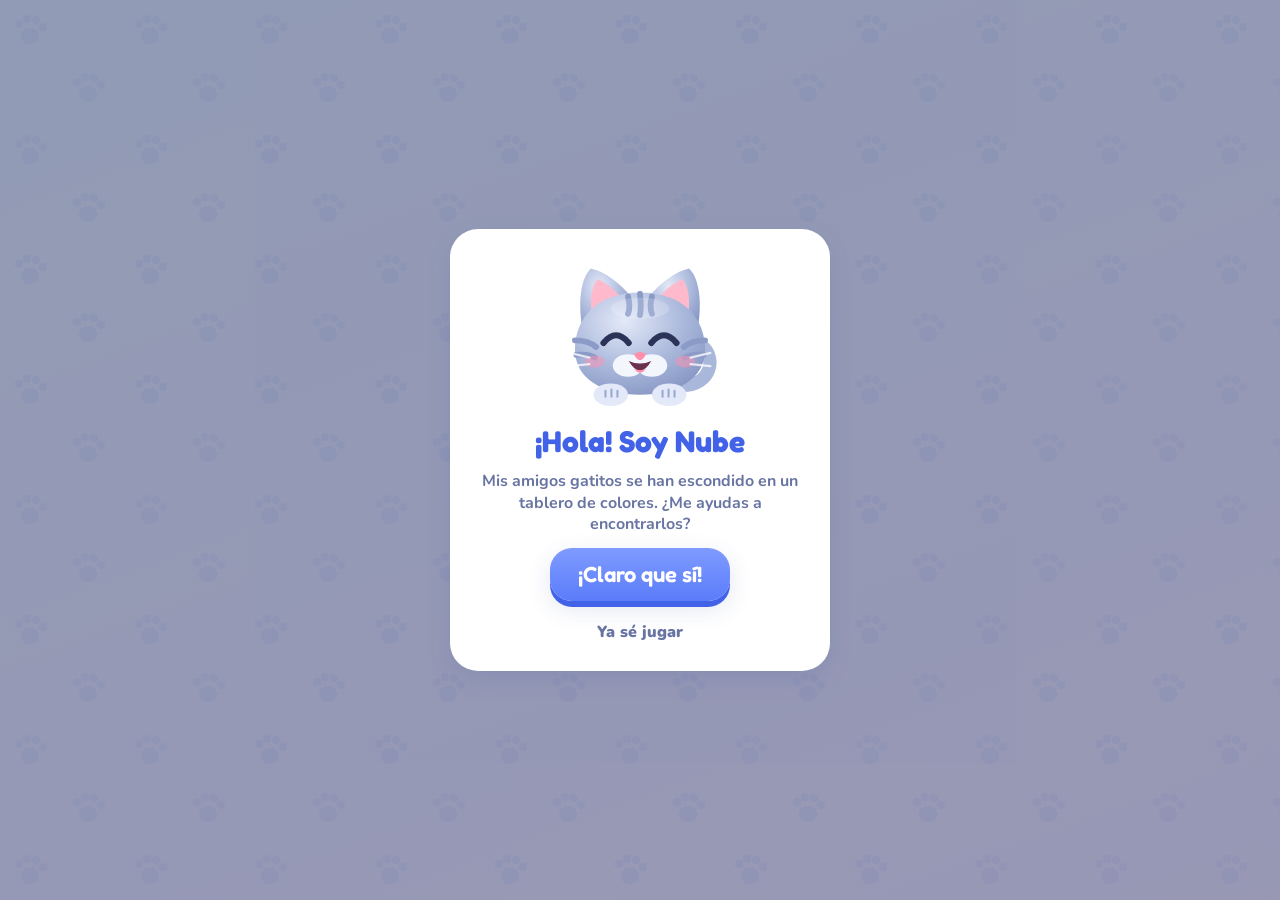
<file: ext/gatodoku/index.html>
<!doctype html>
<html lang="es">
<head><style>.games{display:none!important}</style>
<meta charset="utf-8">
<meta name="viewport" content="width=device-width,initial-scale=1,viewport-fit=cover,user-scalable=no">
<meta name="theme-color" content="#E6EFFF">
<title>GATODOKU</title>
<meta name="apple-mobile-web-app-title" content="Gatodoku">
<link rel="apple-touch-icon" href="icon.png">
<link rel="icon" href="icon.png">
<link rel="preconnect" href="https://fonts.googleapis.com">
<link rel="preconnect" href="https://fonts.gstatic.com" crossorigin>
<link rel="stylesheet" href="https://fonts.googleapis.com/css2?family=Fredoka:wght@500;600;700&family=Nunito:wght@600;700;800;900&family=Rubik:wght@500;600;700;800;900&display=swap">
<style>
:root{
  --bg1:#E6EFFF; --bg2:#F0EAFF; --ink:#26345E; --ink2:#6875A3; --surface:#FFFFFF; --surface2:#EEF3FF; --line:#DCE4F7;
  --primary:#5B7CFA; --primary-2:#4263E8; --primary-hi:#7F9BFF; --primary-soft:#DCE5FF; --pink:#FF8FB1; --pink-2:#F26A96; --pink-hi:#FFA9C4; --butter:#FFD15C; --butter-2:#F3B41F;
  --good:#3DBE8B; --bad:#FF5F85; --shadow:0 8px 24px rgba(55,80,160,.14); --shadow-s:0 3px 10px rgba(55,80,160,.12);
  --scrim:rgba(30,40,80,.42); --cellf:1; --hi:78%;
  --r1:#8EC5FF; --r2:#B9B3FF; --r3:#FFB3CD; --r4:#9BE3C6; --r5:#FFE08A; --r6:#7FDBEA; --r7:#D8B8FF; --r8:#C6E59A; --r9:#FFC7B5; --r10:#A9BADB;
  --l1:#5B7CFA; --l2:#FF8FB1; --l3:#45BFD8; --l4:#9C84F5; --world-f:none; --title:#4263E8;
  --fd:"Fredoka","Nunito",ui-rounded,system-ui,sans-serif; --fb:"Nunito",ui-rounded,system-ui,-apple-system,"Segoe UI",sans-serif;
  --pat:url("data:image/svg+xml,%3Csvg xmlns='http://www.w3.org/2000/svg' width='120' height='120' viewBox='0 0 120 120'%3E%3Cg fill='%235B7CFA' fill-opacity='.07'%3E%3Cellipse cx='30' cy='36' rx='9' ry='8'/%3E%3Ccircle cx='19' cy='24' r='4'/%3E%3Ccircle cx='27' cy='19' r='4'/%3E%3Ccircle cx='36' cy='20' r='4'/%3E%3Ccircle cx='43' cy='27' r='4'/%3E%3Cellipse cx='88' cy='94' rx='9' ry='8'/%3E%3Ccircle cx='77' cy='82' r='4'/%3E%3Ccircle cx='85' cy='77' r='4'/%3E%3Ccircle cx='94' cy='78' r='4'/%3E%3Ccircle cx='101' cy='85' r='4'/%3E%3C/g%3E%3C/svg%3E");
  --safe-b:env(safe-area-inset-bottom,0px);
}
@media (prefers-color-scheme: dark){ :root:not([data-theme="light"]){ color-scheme:dark;
    --bg1:#131A36; --bg2:#1C1740; --ink:#EEF1FF; --ink2:#A7B1DA; --surface:#222B52; --surface2:#2B3563; --line:#36407A;
    --primary:#7D97FF; --primary-2:#5F7CF5; --primary-hi:#98ADFF; --primary-soft:#2E3B78; --shadow:0 8px 24px rgba(0,0,0,.35); --shadow-s:0 3px 10px rgba(0,0,0,.3);
    --scrim:rgba(5,8,25,.6); --cellf:.9; --title:#98ADFF; } }
:root[data-theme="dark"]{ color-scheme:dark;
    --bg1:#131A36; --bg2:#1C1740; --ink:#EEF1FF; --ink2:#A7B1DA; --surface:#222B52; --surface2:#2B3563; --line:#36407A;
    --primary:#7D97FF; --primary-2:#5F7CF5; --primary-hi:#98ADFF; --primary-soft:#2E3B78; --shadow:0 8px 24px rgba(0,0,0,.35); --shadow-s:0 3px 10px rgba(0,0,0,.3);
    --scrim:rgba(5,8,25,.6); --cellf:.9; --title:#98ADFF; }
:root[data-style="calle"]{ color-scheme:light;
    --bg1:#E6E2DA; --bg2:#D3CEC3; --ink:#1D2126; --ink2:#59606A; --surface:#F7F5F0; --surface2:#EAE6DD; --line:#C8C1B3;
    --primary:#27496D; --primary-2:#152F4A; --primary-hi:#3A6591; --primary-soft:#D2DBE5; --pink:#D59B22; --pink-2:#9C6D0C; --pink-hi:#E6B444; --butter:#E3B23C; --butter-2:#B8860B;
    --good:#4A8A47; --bad:#C0392F; --shadow:0 8px 22px rgba(25,22,18,.2); --shadow-s:0 3px 9px rgba(25,22,18,.16);
    --scrim:rgba(12,12,14,.58); --cellf:1; --hi:90%;
    --r1:#6F90B6; --r2:#8E9B63; --r3:#CFA64C; --r4:#B96B5B; --r5:#4F978C; --r6:#8C929B; --r7:#8F6D8C; --r8:#C2A67E; --r9:#6D8E5A; --r10:#5B71A3;
    --l1:#1D2126; --l2:#D59B22; --l3:#1D2126; --l4:#C0392F; --world-f:saturate(.45) brightness(.8) contrast(1.1); --title:#1D2126;
  --fd:"Rubik",system-ui,-apple-system,"Segoe UI",sans-serif; --fb:"Rubik",system-ui,-apple-system,"Segoe UI",sans-serif; --pat:url("data:image/svg+xml,%3Csvg xmlns='http://www.w3.org/2000/svg' width='96' height='48' viewBox='0 0 96 48'%3E%3Cg fill='none' stroke='%23808890' stroke-opacity='.13' stroke-width='2'%3E%3Cpath d='M0 1h96M0 24h96M1 1v23M49 1v23M25 24v24M73 24v24'/%3E%3C/g%3E%3Cpath d='M60 10 l6 3 M14 34 l5 -2 M84 38 l4 3' stroke='%23808890' stroke-opacity='.18' stroke-width='1.6' stroke-linecap='round'/%3E%3C/svg%3E"); }
@media (prefers-color-scheme: dark){ :root[data-style="calle"]:not([data-theme="light"]){ color-scheme:dark;
    --bg1:#14171B; --bg2:#20252C; --ink:#EDE9E2; --ink2:#9CA3AC; --surface:#262C34; --surface2:#303740; --line:#3C444F;
    --primary:#4F7DAF; --primary-2:#335C88; --primary-hi:#6A98C9; --primary-soft:#2C3A4B; --shadow:0 8px 22px rgba(0,0,0,.45); --shadow-s:0 3px 9px rgba(0,0,0,.35);
    --scrim:rgba(0,0,0,.65); --cellf:.95; --l1:#EDE9E2; --l3:#EDE9E2; --title:#E3B23C; } }
:root[data-style="calle"][data-theme="dark"]{ color-scheme:dark;
    --bg1:#14171B; --bg2:#20252C; --ink:#EDE9E2; --ink2:#9CA3AC; --surface:#262C34; --surface2:#303740; --line:#3C444F;
    --primary:#4F7DAF; --primary-2:#335C88; --primary-hi:#6A98C9; --primary-soft:#2C3A4B; --shadow:0 8px 22px rgba(0,0,0,.45); --shadow-s:0 3px 9px rgba(0,0,0,.35);
    --scrim:rgba(0,0,0,.65); --cellf:.95; --l1:#EDE9E2; --l3:#EDE9E2; --title:#E3B23C; }
*{box-sizing:border-box}
html,body{height:100%;margin:0}
body{background:linear-gradient(160deg,var(--bg1),var(--bg2));background-attachment:fixed;color:var(--ink);
  font-family:var(--fb);font-size:16px;font-weight:700;
  -webkit-tap-highlight-color:transparent;user-select:none;-webkit-user-select:none;overflow-x:hidden;overscroll-behavior:none}
body::before{content:"";position:fixed;inset:0;pointer-events:none;z-index:0;opacity:1;
  background-image:var(--pat)}
button{font:inherit;color:inherit;cursor:pointer;border:0;background:none;padding:0}
button:focus-visible{outline:3px solid var(--primary);outline-offset:3px;border-radius:14px}
.display,h1,h2,h3{font-family:var(--fd);text-wrap:balance;margin:0}
#app{position:relative;z-index:1;max-width:500px;margin:0 auto;min-height:100%;display:flex;flex-direction:column;padding:max(14px,env(safe-area-inset-top)) 16px calc(16px + var(--safe-b))}
.screen{display:flex;flex-direction:column;gap:14px;flex:1;animation:screenIn .35s cubic-bezier(.2,1.2,.4,1)}
@keyframes screenIn{from{opacity:0;transform:translateY(14px) scale(.98)}}
[hidden]{display:none!important}

/* ---------- Botones ---------- */
.btn{display:inline-flex;align-items:center;justify-content:center;gap:10px;border-radius:22px;font-family:var(--fd);font-weight:600;
  transition:transform .1s,box-shadow .1s;position:relative}
.btn-primary{flex-direction:column;gap:0;line-height:1.15;background:linear-gradient(180deg,var(--primary-hi),var(--primary));color:#fff;font-size:22px;padding:14px 28px;box-shadow:0 6px 0 var(--primary-2),var(--shadow)}
.btn-primary:active{transform:translateY(5px);box-shadow:0 1px 0 var(--primary-2)}
.btn-primary .sub{display:block;font-size:13px;font-family:var(--fb);font-weight:800;opacity:.9}
.btn-pink{background:linear-gradient(180deg,var(--pink-hi),var(--pink));color:#fff;box-shadow:0 6px 0 var(--pink-2),var(--shadow)}
.btn-pink:active{box-shadow:0 1px 0 var(--pink-2)}
.btn-soft{background:var(--surface);color:var(--ink);box-shadow:0 5px 0 var(--line),var(--shadow-s);padding:12px 18px;font-size:17px}
.btn-soft:active{transform:translateY(4px);box-shadow:0 1px 0 var(--line)}
.pulse{animation:pulse 1.6s ease-in-out infinite}
@keyframes pulse{50%{transform:scale(1.04)}}
.round{width:46px;height:46px;border-radius:50%;background:var(--surface);box-shadow:0 4px 0 var(--line),var(--shadow-s);display:grid;place-items:center;flex:none;transition:transform .1s}
.round:active{transform:translateY(3px);box-shadow:0 1px 0 var(--line)}
.round svg{width:22px;height:22px}
.pill{background:var(--surface);border-radius:999px;padding:6px 14px;display:inline-flex;align-items:center;gap:7px;box-shadow:var(--shadow-s);
  font-family:var(--fd);font-weight:600;font-size:18px;font-variant-numeric:tabular-nums}
.star-ico{width:22px;height:22px;flex:none}

/* ---------- Gatitos ---------- */
.kitty{display:block;width:100%;height:100%;overflow:visible}
.kitty .m{display:none}
.kitty[data-mood="normal"] .m-normal,.kitty[data-mood="happy"] .m-happy,.kitty[data-mood="love"] .m-love,.kitty[data-mood="wink"] .m-wink,
.kitty[data-mood="surprised"] .m-surprised,.kitty[data-mood="sad"] .m-sad,.kitty[data-mood="sleepy"] .m-sleepy{display:inline}
.kitty .blink{animation:blink 5.2s infinite;animation-delay:var(--d,0s);transform-origin:60px 64px}
@keyframes blink{0%,93%,100%{transform:scaleY(1)}95%{transform:scaleY(.08)}}
.kitty .ear-l{animation:earL 7s infinite;animation-delay:var(--d,0s);transform-origin:40px 44px}
.kitty .ear-r{animation:earR 9s infinite;animation-delay:calc(var(--d,0s) * 1.7);transform-origin:80px 44px}
@keyframes earL{0%,86%,100%{transform:rotate(0)}89%{transform:rotate(-12deg)}92%{transform:rotate(3deg)}95%{transform:rotate(0)}}
@keyframes earR{0%,80%,100%{transform:rotate(0)}83%{transform:rotate(12deg)}86%{transform:rotate(-3deg)}89%{transform:rotate(0)}}
.kitty .head{animation:sway 4.5s ease-in-out infinite;animation-delay:var(--d,0s);transform-origin:60px 100px}
@keyframes sway{0%,100%{transform:rotate(-2deg)}50%{transform:rotate(2deg)}}
.kitty .tail{animation:tail 2.4s ease-in-out infinite;transform-origin:96px 104px}
@keyframes tail{50%{transform:rotate(14deg)}}
.kitty .zz{animation:zz 2.4s ease-in-out infinite}
@keyframes zz{0%{opacity:0;transform:translate(0,6px)}40%{opacity:1}100%{opacity:0;transform:translate(8px,-14px)}}
.kitty .tear{animation:tear 1s ease-in infinite}
@keyframes tear{0%{transform:translateY(0);opacity:1}100%{transform:translateY(10px);opacity:0}}

/* ---------- Inicio ---------- */
.topbar{display:flex;align-items:center;justify-content:space-between;gap:10px}
.home{align-items:center;text-align:center}
.mascot-wrap{position:relative;width:190px;height:170px;margin-top:6px;cursor:pointer}
.mascot-wrap .kitty{animation:float 3.4s ease-in-out infinite}
@keyframes float{50%{transform:translateY(-7px)}}
.bubble{position:relative;background:var(--surface);border-radius:20px;padding:10px 16px;box-shadow:var(--shadow-s);font-weight:800;color:var(--ink);max-width:320px;line-height:1.3}
.bubble::after{content:"";position:absolute;left:50%;bottom:-9px;width:18px;height:18px;background:var(--surface);transform:translateX(-50%) rotate(45deg);border-radius:3px}
.logo{font-size:clamp(46px,14vw,66px);font-weight:700;line-height:.95;letter-spacing:.01em;display:flex;justify-content:center;flex-wrap:wrap}
.logo span{display:inline-block;animation:letter 2.8s ease-in-out infinite;text-shadow:0 4px 0 rgba(38,52,94,.12)}
@keyframes letter{0%,100%{transform:translateY(0)}20%{transform:translateY(-6px) rotate(-3deg)}40%{transform:translateY(0)}}
.tagline{color:var(--ink2);font-weight:800;font-size:15px}
.home-actions{display:grid;gap:14px;width:100%;max-width:360px}
.home-row{display:grid;grid-template-columns:repeat(3,1fr);gap:10px}
.tile-btn{background:var(--surface);border-radius:20px;padding:12px 6px 10px;box-shadow:0 5px 0 var(--line),var(--shadow-s);display:flex;flex-direction:column;align-items:center;gap:6px;font-size:14px;font-weight:800;position:relative;transition:transform .1s}
.tile-btn:active{transform:translateY(4px);box-shadow:0 1px 0 var(--line)}
.tile-btn .ic{width:44px;height:44px;border-radius:14px;display:grid;place-items:center}
.tile-btn .ic svg{width:28px;height:28px}
.dot{position:absolute;top:-6px;right:-6px;background:var(--bad);color:#fff;border-radius:999px;font-size:11px;font-weight:900;padding:3px 7px;box-shadow:0 2px 6px rgba(255,95,133,.45);animation:pulse 1.4s infinite}

/* ---------- Mundos / niveles ---------- */
.head-row{display:flex;align-items:center;gap:12px}
.head-row h2{font-size:28px;font-weight:600;flex:1}
.worlds{display:grid;gap:14px}
.world{filter:var(--world-f);border-radius:24px;padding:16px;color:#fff;display:grid;grid-template-columns:1fr auto;gap:4px 12px;text-align:left;position:relative;overflow:hidden;box-shadow:var(--shadow);transition:transform .12s}
.world:active{transform:scale(.98)}
.world h3{font-size:24px;font-weight:600}
.world .meta{font-size:13px;font-weight:800;opacity:.95}
.world .wk{grid-row:1/4;grid-column:2;width:76px;height:76px;align-self:center}
.world .bar{grid-column:1;height:10px;border-radius:99px;background:rgba(255,255,255,.35);overflow:hidden;margin-top:6px}
.world .bar i{display:block;height:100%;background:#fff;border-radius:99px}
.world.locked{filter:grayscale(.7) brightness(.9);opacity:.75}
.world .lock{position:absolute;inset:0;display:grid;place-items:center;background:rgba(20,30,70,.25);font-family:var(--fd);font-size:18px}
.levels{display:grid;grid-template-columns:repeat(5,1fr);gap:10px}
.lvl{aspect-ratio:1;border-radius:18px;background:var(--surface);box-shadow:0 4px 0 var(--line),var(--shadow-s);display:flex;flex-direction:column;align-items:center;justify-content:center;gap:2px;
  font-family:var(--fd);font-weight:600;font-size:20px;font-variant-numeric:tabular-nums;transition:transform .1s}
.lvl:active{transform:translateY(3px)}
.lvl .st{display:flex;gap:1px}.lvl .st svg{width:12px;height:12px}
.lvl.cur{background:linear-gradient(180deg,var(--primary-hi),var(--primary));color:#fff;box-shadow:0 4px 0 var(--primary-2),var(--shadow);animation:pulse 1.6s infinite}
.lvl:disabled{opacity:.45;box-shadow:none;cursor:default}
.lvl .lk{width:18px;height:18px;opacity:.6}

/* ---------- Juego ---------- */
.g-top{display:flex;align-items:center;gap:10px}
.g-title{flex:1;text-align:center;line-height:1.05}
.g-title h1{font-size:26px;font-weight:600}
.g-title .tag{font-size:12px;font-weight:900;letter-spacing:.06em;text-transform:uppercase;padding:2px 9px;border-radius:99px;display:inline-block;margin-top:3px}
.g-stats{display:flex;justify-content:center;gap:8px;flex-wrap:wrap}
.g-stats .mini{width:30px;height:30px}
.count b{color:var(--good)}
.hearts{gap:3px}.hearts svg{width:22px;height:22px;transition:transform .3s}
.hearts .lost{animation:heartBreak .6s forwards}
@keyframes heartBreak{30%{transform:scale(1.4) rotate(-10deg)}100%{transform:scale(.9);opacity:.25;filter:grayscale(1)}}
.timer{font-size:16px;color:var(--ink2)}
.rules{display:grid;grid-template-columns:repeat(3,1fr);gap:6px;background:var(--surface);border-radius:18px;padding:6px;box-shadow:var(--shadow-s)}
.rule{background:var(--surface2);border-radius:13px;padding:6px 4px;text-align:center;font-weight:800;font-size:12.5px;line-height:1.15;min-height:46px;
  display:flex;align-items:center;justify-content:center;gap:5px;border:2px solid transparent;transition:border-color .2s,transform .2s,color .2s}
.rule svg{width:20px;height:20px;flex:none}
.rule.on{border-color:var(--bad);color:var(--bad);transform:scale(1.05)}
.rule.flash{border-color:var(--primary);color:var(--primary);transform:scale(1.05)}
.board-wrap{display:flex;justify-content:center;position:relative}
.board{--n:5;display:grid;grid-template-columns:repeat(var(--n),1fr);gap:calc(7px - var(--n)*.35px);padding:9px;background:var(--surface);border-radius:24px;
  box-shadow:0 7px 0 var(--line),var(--shadow);width:min(100%,470px,calc(100dvh - 340px));min-width:260px;aspect-ratio:1;touch-action:none;position:relative}
.cell{position:relative;border-radius:calc(19px - var(--n)*1.1px);background:linear-gradient(180deg,color-mix(in srgb,var(--c) var(--hi),#fff) 0%,var(--c) 55%,color-mix(in srgb,var(--c) 88%,#3a4a90) 100%);
  filter:brightness(var(--cellf));transition:filter .25s,transform .15s;box-shadow:inset 0 -3px 0 rgba(40,50,110,.12),inset 0 2px 0 rgba(255,255,255,.55)}
.cell .x{position:absolute;inset:25%;width:50%;height:50%;opacity:0;transform:scale(.3) rotate(-30deg);transition:opacity .12s,transform .2s cubic-bezier(.3,1.6,.5,1);filter:drop-shadow(0 1.5px 0 rgba(40,50,110,.18))}
.cell.x .x{opacity:1;transform:scale(1) rotate(0)}
.cell .kbox{position:absolute;inset:-7%;pointer-events:none;opacity:0;transform:scale(.2) translateY(20%)}
.cell.cat .kbox{opacity:1;transform:none;animation:catPop .5s cubic-bezier(.25,1.7,.45,1)}
@keyframes catPop{0%{transform:scale(.2) translateY(30%)}100%{transform:none}}
.cell.cat{z-index:2}
.cell.wrong .kbox{opacity:1;transform:none;animation:wrongCat 1.1s forwards}
@keyframes wrongCat{0%{transform:scale(.3)}15%{transform:scale(1.05)}25%,45%,65%{transform:translateX(-6%)}35%,55%{transform:translateX(6%)}80%{opacity:1;transform:scale(1)}100%{opacity:0;transform:scale(.4) translateY(30%)}}
.board.dim .cell:not(.hl){filter:brightness(calc(var(--cellf)*.62)) saturate(.55)}
.cell.hl{z-index:3;box-shadow:0 0 0 3px var(--bad),0 0 16px rgba(255,95,133,.6)}
.cell.hl.good{box-shadow:0 0 0 3px var(--primary),0 0 16px rgba(91,124,250,.55)}
.cell.target{z-index:4;animation:ring 1s ease-in-out infinite}
@keyframes ring{0%,100%{box-shadow:0 0 0 3px #fff,0 0 0 6px var(--primary)}50%{box-shadow:0 0 0 3px #fff,0 0 0 10px rgba(91,124,250,.35)}}
.cell.flash{animation:cellFlash .6s ease-out}
@keyframes cellFlash{0%{filter:brightness(1.5)}100%{filter:brightness(var(--cellf))}}
.board.won .cell.cat .kbox{animation:dance .55s ease-in-out infinite alternate}
.board.won .cell.cat:nth-child(3n) .kbox{animation-delay:.2s}
.board.won .cell.cat:nth-child(3n+1) .kbox{animation-delay:.35s}
@keyframes dance{from{transform:rotate(-9deg) translateY(0)}to{transform:rotate(9deg) translateY(-10%)}}
.pet .kbox{animation:petJiggle .5s ease-in-out!important}
@keyframes petJiggle{25%{transform:scale(1.12,.92)}50%{transform:scale(.95,1.08)}75%{transform:scale(1.04,.97)}}
.combo{position:absolute;left:50%;top:40%;transform:translate(-50%,-50%);font-family:var(--fd);font-weight:700;font-size:40px;color:#fff;pointer-events:none;z-index:10;
  text-shadow:2px 2px 0 var(--primary-2),-2px 2px 0 var(--primary-2),2px -2px 0 var(--primary-2),-2px -2px 0 var(--primary-2),0 6px 0 var(--primary-2);white-space:nowrap;animation:comboIn 1.1s cubic-bezier(.2,1.5,.4,1) forwards}
@keyframes comboIn{0%{opacity:0;transform:translate(-50%,-30%) scale(.4)}25%{opacity:1;transform:translate(-50%,-50%) scale(1.15)}70%{opacity:1;transform:translate(-50%,-60%) scale(1)}100%{opacity:0;transform:translate(-50%,-90%) scale(.9)}}
.tools{display:flex;justify-content:center;gap:14px;margin-top:2px}
.tool{display:flex;flex-direction:column;align-items:center;gap:4px;font-weight:800;font-size:12.5px;color:var(--ink2);position:relative}
.tool .round{width:56px;height:56px;border-radius:20px}
.tool .round svg{width:28px;height:28px;color:var(--ink)}
.tool:disabled{opacity:.4;cursor:default}
.tool .badge{position:absolute;top:-6px;right:-4px;background:var(--pink);color:#fff;border-radius:999px;min-width:22px;height:22px;display:grid;place-items:center;font-size:12px;font-weight:900;padding:0 5px;box-shadow:0 2px 6px rgba(255,120,160,.4)}
.tool.on .round{background:linear-gradient(180deg,var(--primary-hi),var(--primary));box-shadow:0 4px 0 var(--primary-2)}
.tool.on .round svg{color:#fff}
.tool.confirm .round{background:var(--bad);box-shadow:0 4px 0 #D63C63}.tool.confirm .round svg{color:#fff}.tool.confirm span{color:var(--bad)}
.buddy{display:flex;align-items:flex-end;gap:8px;min-height:74px;margin-top:auto}
.buddy .bk{width:78px;height:74px;flex:none;cursor:pointer}
.buddy .bubble{flex:1;font-size:14.5px;padding:10px 14px;min-height:44px;display:block;animation:bubIn .3s cubic-bezier(.2,1.5,.4,1)}
.buddy .bubble::after{left:-7px;bottom:16px;transform:rotate(45deg)}
@keyframes bubIn{from{transform:scale(.85);opacity:0}}
.bubble.bad{color:var(--bad)}.bubble.good{color:var(--good)}

/* ---------- Capas ---------- */
.overlay{position:fixed;inset:0;background:var(--scrim);display:grid;place-items:center;padding:16px;z-index:40;animation:fade .25s;overflow-y:auto}
@keyframes fade{from{opacity:0}}
.card{background:var(--surface);border-radius:28px;padding:22px 20px 20px;max-width:380px;width:100%;text-align:center;box-shadow:var(--shadow);display:flex;flex-direction:column;gap:12px;align-items:center;
  animation:rise .45s cubic-bezier(.25,1.5,.45,1);position:relative}
@keyframes rise{from{transform:translateY(40px) scale(.9);opacity:0}}
.card h2{font-size:30px;font-weight:700;color:var(--title)}
.card p{margin:0;color:var(--ink2);font-weight:700;line-height:1.35}
.card .big-k{width:130px;height:120px;margin-top:-4px}
.stars{display:flex;gap:6px;align-items:flex-end;justify-content:center;height:70px}
.stars svg{width:56px;height:56px;opacity:.25;filter:grayscale(1);transform:scale(.8)}
.stars svg:nth-child(2){width:70px;height:70px}
.stars svg.on{opacity:1;filter:none;animation:starIn .5s cubic-bezier(.2,1.8,.4,1) forwards}
@keyframes starIn{0%{transform:scale(.2) rotate(-40deg)}100%{transform:scale(1) rotate(0)}}
.summary{display:flex;gap:10px;justify-content:center;flex-wrap:wrap}
.summary div{background:var(--surface2);border-radius:14px;padding:6px 14px;font-weight:900;font-variant-numeric:tabular-nums;font-size:17px}
.summary small{display:block;font-size:10.5px;color:var(--ink2);letter-spacing:.06em;text-transform:uppercase;font-weight:900}
.progress{width:100%;display:flex;align-items:center;gap:10px;background:var(--surface2);border-radius:18px;padding:8px 12px;text-align:left;font-size:13.5px}
.progress .pk{width:44px;height:44px;flex:none}
.progress .pb{height:10px;border-radius:99px;background:var(--line);overflow:hidden;margin-top:5px}
.progress .pb i{display:block;height:100%;width:0;background:linear-gradient(90deg,var(--pink),var(--primary));border-radius:99px;transition:width 1.2s cubic-bezier(.2,.9,.3,1)}
.ghost{font-weight:900;color:var(--ink2);padding:8px 12px}
.rays{position:absolute;left:50%;top:120px;width:320px;height:320px;margin:-160px 0 0 -160px;pointer-events:none;opacity:.6;
  background:repeating-conic-gradient(from 0deg,rgba(255,209,92,.55) 0 10deg,transparent 10deg 30deg);border-radius:50%;
  -webkit-mask:radial-gradient(circle,#000 20%,transparent 68%);mask:radial-gradient(circle,#000 20%,transparent 68%);animation:spin 12s linear infinite}
@keyframes spin{to{transform:rotate(360deg)}}
.card > *{position:relative}
.setrow{display:flex;justify-content:space-between;align-items:center;width:100%;gap:12px;text-align:left;font-weight:800;padding:9px 0;border-bottom:1px solid var(--line)}
.setrow small{display:block;color:var(--ink2);font-weight:700;font-size:12.5px}
.switch{width:52px;height:32px;border-radius:999px;background:var(--line);position:relative;flex:none;transition:background .2s}
.switch::after{content:"";position:absolute;top:3px;left:3px;width:26px;height:26px;border-radius:50%;background:#fff;transition:transform .25s cubic-bezier(.3,1.5,.5,1);box-shadow:0 2px 4px rgba(0,0,0,.2)}
.switch[aria-checked="true"]{background:var(--good)}.switch[aria-checked="true"]::after{transform:translateX(20px)}
textarea{width:100%;min-height:74px;border-radius:14px;border:2px solid var(--line);background:var(--surface2);color:var(--ink);font:700 12px/1.3 ui-monospace,Menlo,monospace;padding:8px;resize:vertical;user-select:text;-webkit-user-select:text}
.small-btns{display:flex;gap:8px;flex-wrap:wrap;justify-content:center}
.small-btns .btn-soft{font-size:14px;padding:9px 14px}

/* ---------- Álbum ---------- */
.album{display:grid;grid-template-columns:repeat(3,1fr);gap:12px}
.acard{background:var(--surface);border-radius:22px;padding:10px 6px 10px;box-shadow:0 4px 0 var(--line),var(--shadow-s);display:flex;flex-direction:column;align-items:center;gap:4px;font-weight:900;font-size:14px;position:relative}
.acard .ak{width:84px;height:78px}
.acard.locked .ak{filter:brightness(0) opacity(.18)}
.acard .need{font-size:12px;color:var(--ink2);display:flex;align-items:center;gap:3px}
.acard .need svg{width:14px;height:14px}
.acard.buddy-on::after{content:"Compañero";position:absolute;top:-8px;background:var(--pink);color:#fff;font-size:10px;padding:2px 8px;border-radius:99px;letter-spacing:.04em}

/* ---------- Tutorial ---------- */
.tut-bar{display:flex;gap:6px;justify-content:center}
.tut-bar i{width:8px;height:8px;border-radius:99px;background:var(--line);transition:all .3s}
.tut-bar i.on{width:22px;background:var(--primary)}
.tap-hint{display:block;text-align:right;margin-top:4px;font-size:12.5px;color:var(--primary);font-weight:900;white-space:nowrap;animation:pulse 1.4s infinite}
.intro-k{width:170px;height:160px}
.rule-demo{display:grid;gap:10px;width:100%;text-align:left}
.rule-demo div{display:flex;gap:10px;align-items:center;background:var(--surface2);border-radius:16px;padding:10px 12px;font-weight:800;line-height:1.25;font-size:15px}
.rule-demo svg{width:40px;height:40px;flex:none}


/* ---------- Selector de juego y estilos ---------- */
.seg{display:grid;grid-template-columns:repeat(var(--k,2),1fr);gap:4px;background:var(--surface);border-radius:18px;padding:5px;box-shadow:var(--shadow-s);width:100%}
.seg button{padding:9px 6px;border-radius:14px;font-weight:900;font-size:15px;color:var(--ink2);display:flex;align-items:center;justify-content:center;gap:6px;transition:background .2s,color .2s}
.seg button.on{background:linear-gradient(180deg,var(--primary-hi),var(--primary));color:#fff;box-shadow:0 3px 0 var(--primary-2)}
.seg button .lk{width:15px;height:15px}
.seg button small{font-size:11px;opacity:.8}
.stylepick{display:grid;grid-template-columns:1fr 1fr;gap:10px;width:100%}
.sp{border-radius:18px;padding:10px 8px 8px;border:3px solid transparent;display:flex;flex-direction:column;align-items:center;gap:4px;font-weight:900;font-size:14px;color:#fff;transition:transform .15s}
.sp .spk{width:70px;height:64px}
.sp.on{border-color:var(--ink);transform:scale(1.03)}
.sp small{font-weight:700;font-size:11.5px;opacity:.9;line-height:1.2}
.setlabel{width:100%;text-align:left;font-size:12px;letter-spacing:.08em;text-transform:uppercase;color:var(--ink2);font-weight:900;margin-top:4px}

/* ---------- Animadoku ---------- */
.aboard{--n:4;display:grid;grid-template-columns:repeat(var(--n),1fr);gap:6px;padding:9px;background:var(--surface);border-radius:24px;box-shadow:0 7px 0 var(--line),var(--shadow);
  width:min(100%,440px,calc(100dvh - 430px));min-width:250px;aspect-ratio:1;touch-action:manipulation}
.acell{position:relative;border-radius:calc(20px - var(--n)*1.4px);background:var(--surface2);box-shadow:inset 0 -3px 0 rgba(40,50,110,.08);transition:background .15s,transform .12s;cursor:pointer}
.acell.given{background:color-mix(in srgb,var(--ac) 30%,var(--surface))}
.acell.line{background:color-mix(in srgb,var(--primary) 12%,var(--surface2))}
.acell.given.line{background:color-mix(in srgb,var(--ac) 30%,color-mix(in srgb,var(--primary) 12%,var(--surface)))}
.acell.same{box-shadow:0 0 0 3px color-mix(in srgb,var(--primary) 45%,transparent)}
.acell.sel{box-shadow:0 0 0 3px var(--primary),0 0 14px color-mix(in srgb,var(--primary) 50%,transparent);z-index:2}
.acell .an{position:absolute;inset:4%;pointer-events:none}
.acell.pop .an{animation:catPop .5s cubic-bezier(.25,1.7,.45,1)}
.acell.bad .an{animation:wrongCat 1.1s forwards}
.acell.flash{animation:cellFlash .7s ease-out}
.acell.target{animation:ring 1s ease-in-out infinite;z-index:3}
.acell .notes{position:absolute;inset:8%;display:grid;grid-template-columns:repeat(3,1fr);place-items:center;pointer-events:none}
.acell .notes i{width:62%;aspect-ratio:1;border-radius:50%;background:var(--nc);box-shadow:0 1px 0 rgba(0,0,0,.15)}
.aboard.won .acell .an{animation:dance .55s ease-in-out infinite alternate}
.aboard.won .acell:nth-child(3n) .an{animation-delay:.2s}
.pal{display:grid;grid-template-columns:repeat(var(--n),1fr);gap:6px;width:min(100%,440px);margin:0 auto}
.pbtn{position:relative;background:var(--surface);border-radius:16px;padding:4px;box-shadow:0 4px 0 var(--line),var(--shadow-s);aspect-ratio:1;max-height:64px;justify-self:center;width:100%;max-width:64px;transition:transform .12s}
.pbtn:active{transform:translateY(3px)}
.pbtn.armed{box-shadow:0 0 0 3px var(--primary),0 4px 0 var(--primary-2);transform:translateY(-3px)}
.pbtn.done{opacity:.35}
.pbtn .cnt{position:absolute;top:-6px;right:-5px;min-width:19px;height:19px;border-radius:99px;background:var(--ink);color:var(--surface);font-size:11px;font-weight:900;display:grid;place-items:center;padding:0 4px}
.pbtn.done .cnt{background:var(--good);color:#fff}
.newgame .ngk{display:flex;gap:4px;justify-content:center}.newgame .ngk span{width:62px;height:60px}

/* ---------- Selector de juegos ---------- */
.games{display:flex;gap:8px;overflow-x:auto;scrollbar-width:none;width:calc(100% + 32px);margin:0 -16px;padding:4px 16px 8px;scroll-snap-type:x proximity}
.games::-webkit-scrollbar{display:none}
.gbtn{flex:none;display:flex;align-items:center;gap:7px;padding:6px 14px 6px 6px;border-radius:999px;background:var(--surface);box-shadow:0 3px 0 var(--line),var(--shadow-s);font-weight:900;font-size:14.5px;scroll-snap-align:start;transition:transform .12s}
.gbtn .gi{width:32px;height:32px;flex:none}
.gbtn.on{background:linear-gradient(180deg,var(--primary-hi),var(--primary));color:#fff;box-shadow:0 3px 0 var(--primary-2)}
.gbtn.locked{opacity:.62}.gbtn.locked .gi{filter:grayscale(1)}
.gbtn small{font-size:11px;font-weight:800;opacity:.85}
.gbtn .lk{width:14px;height:14px}
/* ---------- Miauletras ---------- */
.wgrid{display:grid;gap:6px;width:min(100%,330px,calc((100dvh - 470px)*.84));min-width:230px;margin:0 auto}
.wrow{display:grid;grid-template-columns:repeat(5,1fr);gap:6px}
.wrow.shake{animation:shake .4s}
@keyframes shake{20%,60%{transform:translateX(-6px)}40%,80%{transform:translateX(6px)}}
.wt{aspect-ratio:1;border-radius:14px;background:var(--surface);box-shadow:inset 0 0 0 2px var(--line);display:grid;place-items:center;font-family:var(--fd);font-weight:700;font-size:clamp(22px,7vw,32px);color:var(--ink);min-width:40px}
.wt.fill{box-shadow:inset 0 0 0 2.5px var(--primary)}
.wt.pop{animation:tilePop .15s ease-out}
@keyframes tilePop{50%{transform:scale(1.12)}}
.wt.ghost-l{color:var(--ink2);opacity:.45}
.wt.ok{background:var(--good);color:#fff;box-shadow:0 3px 0 color-mix(in srgb,var(--good) 70%,#000)}
.wt.in{background:var(--butter);color:#3A2A00;box-shadow:0 3px 0 var(--butter-2)}
.wt.no{background:var(--ink2);color:#fff;opacity:.75;box-shadow:none}
.wt.flip{animation:flip .46s ease-in-out both}
@keyframes flip{0%{transform:rotateX(0)}50%{transform:rotateX(90deg)}100%{transform:rotateX(0)}}
.wt.dance{animation:dance .5s ease-in-out infinite alternate}
.kb{display:grid;gap:6px;width:100%;max-width:480px;margin:0 auto}
.krow{display:flex;gap:4px;justify-content:center}
.key{flex:1;max-width:42px;height:50px;border-radius:11px;background:var(--surface);box-shadow:0 3px 0 var(--line);font-weight:900;font-size:16px;display:grid;place-items:center;transition:background .3s,transform .08s}
.key:active{transform:translateY(2px)}
.key.wide{flex:1.6;max-width:68px;font-size:12.5px}.key svg{width:22px;height:22px}
.key.ok{background:var(--good);color:#fff}.key.in{background:var(--butter);color:#3A2A00}.key.no{background:var(--line);color:var(--ink2);opacity:.6}
.dist{display:grid;gap:5px;width:100%}
.dist div{display:flex;align-items:center;gap:8px;font-weight:900;font-variant-numeric:tabular-nums}
.dist i{display:block;background:var(--primary);color:#fff;border-radius:8px;padding:2px 8px;text-align:right;font-style:normal;font-size:13px;min-width:26px}
canvas#fx{position:fixed;inset:0;pointer-events:none;z-index:60;width:100%;height:100%}
@media (max-width:380px){.rule{font-size:11.5px}.tools{gap:9px}.tool .round{width:50px;height:50px}.g-title h1{font-size:22px}}
@media (max-height:700px){.buddy{min-height:56px}.buddy .bk{width:60px;height:56px}.rules{display:none}}
@media (prefers-reduced-motion:reduce){*{animation-duration:.01ms!important;animation-iteration-count:1!important;transition-duration:.01ms!important}}
</style>
</head>
<body>
<div id="app"></div>
<canvas id="fx"></canvas>
<script>
"use strict";
/* =====================================================================
   GATODOKU · v2
   Los niveles están precalculados y NUNCA deben reordenarse:
   el progreso guardado se refiere a ellos por número.
   ===================================================================== */
const VERSION='3.0';
const LEVEL_DATA=[{"name":"La Cesta","n":4,"levels":[{"r":"3322331201111111","s":"1302","d":0},{"r":"3000310231113111","s":"1302","d":0},{"r":"2222222032202211","s":"1302","d":0},{"r":"0033113311331223","s":"1302","d":0},{"r":"2222022302110111","s":"1302","d":0},{"r":"1111011300220222","s":"1302","d":0},{"r":"2201221133113311","s":"2031","d":0},{"r":"1112311200220022","s":"2031","d":0}]},{"name":"Jardín","n":5,"levels":[{"r":"0033300033100332244322444","s":"42031","d":0},{"r":"3322133222330004300044000","s":"42031","d":0},{"r":"0003300033004330221122211","s":"30241","d":1},{"r":"3440044400440004410211111","s":"03142","d":0},{"r":"0011211132111321333233342","s":"02413","d":0},{"r":"2244422444022342223321133","s":"13042","d":1},{"r":"4111141122440324443344333","s":"14203","d":0},{"r":"0001300213442334222222222","s":"31402","d":1},{"r":"4022240022000210001100033","s":"20413","d":1},{"r":"1111311111111002144024440","s":"41302","d":0},{"r":"1444412444224432333300003","s":"03142","d":2},{"r":"0111101114000333333332233","s":"24031","d":1},{"r":"4222242223110031133313333","s":"20314","d":1},{"r":"2222202223004431013311133","s":"30241","d":2},{"r":"1111311333003330023302224","s":"13024","d":0},{"r":"1111214422134201332013322","s":"02413","d":2},{"r":"2231123311333330344344444","s":"14203","d":2},{"r":"4222232222322003331033310","s":"02413","d":1},{"r":"0034411334133331332233322","s":"14203","d":2},{"r":"0444400444323443333133311","s":"03142","d":0}]},{"name":"Salón","n":6,"levels":[{"r":"333441333311000111055111005121555111","s":"315042","d":1},{"r":"355500350000350002311044311144111111","s":"135042","d":2},{"r":"222224325211325551331111331111000111","s":"513042","d":3},{"r":"555555005551033333033333223333223344","s":"250314","d":1},{"r":"112550112550322500222240222244222444","s":"130524","d":1},{"r":"133300111220411222444222444255444255","s":"251304","d":3},{"r":"244455225555225555110055333055333005","s":"315024","d":1},{"r":"000335000055222555122555122455222555","s":"425031","d":2},{"r":"220003243333443333443441544441554441","s":"402531","d":3},{"r":"255555225453244444114444111144111044","s":"250413","d":0},{"r":"200144000144000444003555003555333555","s":"035142","d":2},{"r":"555500355552334452314444114444114444","s":"425031","d":1},{"r":"020333000333005333005111055511555541","s":"130524","d":2},{"r":"553300553333553333111333114432111442","s":"413025","d":3},{"r":"000533001133001113021133111144111444","s":"305142","d":0},{"r":"000004000044111142133332333232352222","s":"240351","d":3},{"r":"002244002222000022100005133355111355","s":"420531","d":4},{"r":"553333552333112333222224222444222044","s":"140253","d":2},{"r":"555500525000221100211444221444223444","s":"153042","d":3},{"r":"555544555544555542555022113322333322","s":"415302","d":2},{"r":"000443000444002241522241511111111111","s":"514203","d":3},{"r":"554413444413400313400333400022400022","s":"140352","d":3},{"r":"253311253331255441254444004444004444","s":"352041","d":2},{"r":"444444434402433002335002311100111100","s":"315240","d":3},{"r":"144333444433044444000224055224055522","s":"053142","d":2},{"r":"222004212144111144311114355544355544","s":"425130","d":2},{"r":"444555415555415555113352333302333302","s":"031524","d":3},{"r":"555522555523542223444233400111441111","s":"153024","d":4},{"r":"220044200444000044005551305511005555","s":"142503","d":2},{"r":"000555000554202555222533223333122233","s":"253140","d":2}]},{"name":"Buhardilla","n":7,"levels":[{"r":"4444466444466600446661111116111555515555521553222","s":"1502463","d":2},{"r":"0033332000332233333313553331653334165544446555544","s":"1536042","d":3},{"r":"3014444300444430004443035544333255566222556662555","s":"2530641","d":4},{"r":"6666133666623360662336022233502233300024330044443","s":"4163025","d":2},{"r":"0033355003333560333351011445111144411114421111222","s":"1306425","d":2},{"r":"5113322555333253533320333344033344400634440066444","s":"1624053","d":4},{"r":"6662200666620066555506665550111155511115541344444","s":"3504261","d":2},{"r":"1140000514440054422005444260552222052222335523333","s":"1625304","d":3},{"r":"0002222000242500004450000144000114433361443666144","s":"4615302","d":4},{"r":"1111115111111111611113361114006224400222220222222","s":"6420513","d":1},{"r":"3114400311444411444441114444115544411655426662222","s":"5041362","d":3},{"r":"4443333444333344446631555666155556611550661122666","s":"6153042","d":2},{"r":"1155555113330022233002222000224244022444406244400","s":"5142630","d":3},{"r":"5555333551533355111335514433622444366224432222003","s":"1624035","d":4},{"r":"1111666111166611133621333333133353314335554400555","s":"5062413","d":1},{"r":"3333555333005233355523366155666615546461154444411","s":"5360241","d":3},{"r":"1114455111144510103332000333220003322003332200663","s":"3602514","d":4},{"r":"0004422000042200044220033412663331266631116661155","s":"3152046","d":3},{"r":"6666000266660025500002250000255311022333112244411","s":"1520364","d":4},{"r":"2222243222244422026441200644000066400556640055664","s":"6250413","d":3},{"r":"1155006111550611553061113366211334421223342223344","s":"4025361","d":4},{"r":"3300006366666633666665556666555561622551142255144","s":"3042516","d":4},{"r":"5552222505222250002260004366033336600333660013336","s":"0513642","d":3},{"r":"3336660326661032666105566610555566655544445554444","s":"2516403","d":4},{"r":"6666660666160051111005410000441110041122204433320","s":"5306142","d":3},{"r":"2222666222244620244440021544002114400111110331111","s":"5264031","d":3},{"r":"5555556555555644406664440066444116624111332411333","s":"2631405","d":4},{"r":"3422222344452244045264005566001156600016660001666","s":"0251463","d":5},{"r":"3333222333331433111143355554300555533055553006655","s":"4026153","d":3},{"r":"4455333444333344433324440002000000016000001660000","s":"3516402","d":3},{"r":"3331666335116655511114555111455401144440012444000","s":"2641350","d":5},{"r":"2266555226666524444412044111000411100001110030111","s":"6403152","d":4},{"r":"3331111333311155633115663411006444100444440022244","s":"6302514","d":4},{"r":"1155566111155611111441141144214444420000002000333","s":"3615024","d":3},{"r":"1115555111555501155550355544333444433332443332226","s":"1305246","d":2}]},{"name":"Tejado","n":8,"levels":[{"r":"0777332200733344000333540013335501115555661111556111555566615555","s":"62740351","d":3},{"r":"7771114411711104111111041115500411115064115550663332006633322266","s":"62035714","d":4},{"r":"0000335500100353711003337111663311111643111166441116666411126644","s":"61502473","d":5},{"r":"0022233602222333022223234422222272222222777722217755111175551111","s":"70514263","d":3},{"r":"1111115511441665114116662441166644444367044443670003333700000333","s":"61503742","d":3},{"r":"4444733647777736447777664477777142007711220077115000777155501111","s":"50641372","d":5},{"r":"7755544277555442777444417777741137707411333011116000011100001111","s":"47516203","d":3},{"r":"4477722244477122407772224077773340557533005575530665553366555553","s":"15736024","d":4},{"r":"1114445517114555177745661177776611727776000233330000300300000033","s":"40527316","d":5},{"r":"2222222222322222003222445522222455222221556627115566777155667771","s":"42071635","d":2},{"r":"7777777777707772660073226110033211003355110000554400555540055555","s":"47025316","d":4},{"r":"0000433300004411040004410444444176644411766644457666665576266555","s":"51740362","d":3},{"r":"1115552211152222005522260555526600754666007446663077446633344446","s":"52604731","d":4},{"r":"3355555133355555323250553222005566220054622000046660004466700004","s":"75031462","d":5},{"r":"1677000011770000117704041777744411777442137474443334445533444455","s":"14037526","d":2},{"r":"0222222200222222000035771330357711333777111444776114447764444477","s":"61574203","d":4},{"r":"2224444422224446222546662225476622557777555511775350017733500777","s":"60752413","d":5},{"r":"7777331677777116777711167701111147011111222121112222211522222255","s":"41720536","d":3},{"r":"7777711177477111044311150443115506111111061112216611112166611222","s":"42735061","d":4},{"r":"1111044411100004111116441111666432116666321256663222566622227766","s":"73160425","d":3},{"r":"1000666610056636155555361145553344455553444555534447575522777755","s":"37064251","d":5},{"r":"6222277766222277666227775566666755663334053633330033311100333111","s":"36207415","d":5},{"r":"2777440027224404222444442551113425551133555111115651111166511111","s":"36407251","d":4},{"r":"4444433344640003546460665566666677666666766111667677226677772266","s":"27516304","d":5},{"r":"6005511166651111665555176555221765552211333522223344222233332222","s":"26470531","d":4},{"r":"7111663377566333775563557555555555000555200000052200044420000004","s":"26405317","d":4},{"r":"6611117766611172366612223666625533600254333044443334444433334444","s":"26175304","d":5},{"r":"2233333022250000222505002225050075555560777556607455556074455551","s":"42630517","d":6},{"r":"0000777700003774600233440022234400222444111222441122224411122245","s":"42053617","d":4},{"r":"0544446605544446055554460055444411774114111111131111133311113322","s":"64203157","d":4},{"r":"1553333315003333553333435533434352244444552227742222277622222777","s":"02416375","d":6},{"r":"0000666604006616040061164441116655411333554113775511133755552777","s":"25136074","d":5},{"r":"6666633346666333446633531166335511066555000002250002222500000725","s":"30471625","d":5},{"r":"6633333363333323633333236653522265555277045557770445171104441111","s":"13647025","d":4},{"r":"6665555560055555660355572003355520003555000044551100045411100444","s":"25740316","d":3},{"r":"4444777244447722111777221111772011115222661152556665555536655555","s":"26473150","d":6},{"r":"6657777166522777655222775555222255554222550003225003332255033322","s":"75024613","d":4},{"r":"0055555100055511000555774333336744333366433333664443366623336666","s":"46271350","d":5},{"r":"4777755547477755444777514400076100007761002366660022226600222266","s":"50471362","d":6},{"r":"7555466377555663775006637777006677720000772200002222220012222200","s":"47261530","d":3}]},{"name":"Luna","n":9,"levels":[{"r":"333378866333878866338888888333888888133338888133888808114448200554442222544444222","s":"485207316","d":4},{"r":"888866777888886374883333344888333044113330004133350002133555002131150022111100222","s":"471825306","d":5},{"r":"330000111330370711333377718333367788666667772666655772646655522644655552664445555","s":"620751483","d":6},{"r":"555222266552222227588882227888822227888043222800044424811044444111144444111114444","s":"716853042","d":4},{"r":"112222333110022223110002223110777255117777555166677555117677455117774455114444458","s":"642031758","d":4},{"r":"555544440557744444557777744577377784633378884633388844333311144333312124333332224","s":"817204635","d":6},{"r":"766622222666662222665552222666652222666660222666000442611011443811114433888144433","s":"063157482","d":4},{"r":"777770000777770880777775888477755688447466681444466611664661112366666662366666666","s":"526417380","d":5},{"r":"660002777666022711666662711666666111666611111646311111445313111445333318555333388","s":"246371580","d":6},{"r":"377772222887722222888774422888744442888744412888844611885844661555054661555556611","s":"074258631","d":3},{"r":"000011111700001111777001444770071666777776666333666826355666888355655588355555888","s":"426157083","d":5},{"r":"777551111855551111855550111855666141858666141888866641826666444222366444223336666","s":"035826174","d":4},{"r":"444444488747770008777770000222770000222300666233333366223333361223233311522221111","s":"285364170","d":5},{"r":"000004444000444777660447717600044117650111177650331171655531111655532112683332222","s":"570364281","d":6},{"r":"777366666777666666757666266755502266440002266444422666444422221444222228444222288","s":"360241857","d":3},{"r":"666660555666665555666665515666671115667671111447777773448777773888882233888822233","s":"573620814","d":5},{"r":"333335555333355008133345002133344222133342222133644442113644622166664622766666662","s":"586274130","d":6},{"r":"222277556227777556227005555227700355222233358222233338122233388111288888411288888","s":"836415720","d":4},{"r":"777777111884777711884775511888775551888755511885556550883556622333556222333366222","s":"372048516","d":5},{"r":"000444444000044442100444444110044446111177766111336666581336666883366666888866666","s":"285164073","d":4},{"r":"008888222000082223600002333606003333666773333566733333555771333555511133455111113","s":"574283160","d":6},{"r":"888811111888881555888888885868888555666662223666422223066422333066422337004422377","s":"428153607","d":6},{"r":"555555888555688878535588877530008177330000177200077777222007747222077447220077447","s":"035168427","d":5},{"r":"211117777111116677116666777111666747133665557133666557113688555133388555133300005","s":"081736425","d":6},{"r":"555333666555513336555511666555517760555557770555557777888227777822277777822444777","s":"317486025","d":5},{"r":"222258888222188088221188086011100086000006666000000676003330777333300777333447777","s":"407185263","d":5},{"r":"666666005666000000666663000662663007112233777311233377333333777333334477383333377","s":"864207351","d":6},{"r":"888888777888848877588447771554444777544000770554440070552666000352226000333266666","s":"738406251","d":7},{"r":"555533333255533333666553333666633333666113777666611007666111044661118444666188444","s":"205186374","d":5},{"r":"111177366111777766117774776017174776011144676001242666002242665800222225800222555","s":"624851307","d":5},{"r":"888000333858566633555566663555566666556666666455576666445572276445477777444411177","s":"308274615","d":7},{"r":"000023333055022232005112222005112222505511222555552227888555277448855777448666777","s":"174638205","d":6},{"r":"466616222446666552446666555446668555444888833444883833444333833440333333700033333","s":"486351720","d":6},{"r":"711664033771114033777114003777114400777444400777444440722450000225550000225555888","s":"428075136","d":5},{"r":"444411100884111113881113113781113333711333355777333325777773222777733322777763222","s":"720358614","d":4},{"r":"011777788011177778011167477011667477551166444511136444233333434223233334222223333","s":"750413862","d":7},{"r":"444440000444447000464400000464400000666222201636622555633622555633682255333882225","s":"051684273","d":5},{"r":"222533888222333868222333866002223666000226644001122444000144444000114444711114444","s":"385261740","d":6},{"r":"777330000770000666777000066770004466780004666880084266888888226188588822155588822","s":"351684702","d":7},{"r":"887774446884744446884444444883341444833331144883335140333555000335550000555552000","s":"280416375","d":4}]},{"name":"Estrellas","n":10,"levels":[{"r":"9994444400999944442299999444229999944442919554422211555776621555866662555888666655588866668888866333","s":"8409152637","d":5},{"r":"0033333333200333333320063333330004433337090445333709945533370094551111909555551199999551119999885111","s":"7031492685","d":6},{"r":"2000004444200004444627000044668880004666888880444688888944668888891166888899111688899911358999933335","s":"0318627495","d":7},{"r":"8888333333888873333188822222318888222211888822999188844229996844422995644422999544442299994440009999","s":"6428570913","d":5},{"r":"3333333339333333333923223220092222220099121222709511111277558181177665888887765588887776664888666666","s":"4936285170","d":5},{"r":"5555511112777531999275553399227575733922777770992266666092286222622228622222828866622888886466888888","s":"6427358091","d":7},{"r":"0000113339010011333301111333330155533883055533788825557777884554777788444444768644446666664446666666","s":"9246305817","d":5},{"r":"0000011111040000011744000001114888001111488666619988656669998866666999888666692288866639228886633332","s":"2906137485","d":6},{"r":"9951111828955551188895555188889755518888775558866675575555607777555500774445550033344550003333350000","s":"8506941372","d":7},{"r":"2203333333222333333622733333664473333366777733333677733383667773778886777771558677775555997777755599","s":"2041397586","d":4},{"r":"5442211111542221110024222211002422211190222222119133262221113666282881366668888833666677783666666778","s":"2095814637","d":6},{"r":"1111999999111992000911112220996111822000661188200061118800006668888805333378855534447455553444444555","s":"7268159403","d":5},{"r":"7770044444777774444479799922229999222222666222222862222222883322322221332332212133335111113333551111","s":"4703186925","d":6},{"r":"5533333644555538384455588888485588888888555922888899992888889999211111999922211199900022117000000011","s":"7481629530","d":7},{"r":"2275666666257556666625556666662288663666222888336628884493338884443331884404411188400400118800000111","s":"2713068594","d":4},{"r":"1111888666711111846672211144667200104666700000466670070446667777004446770000033675000909337599999933","s":"6429350817","d":6},{"r":"8888666600885665669988555566998555556669555553999955525337795522334777252332777722222227772122227777","s":"8403596271","d":7},{"r":"2444444411222666111523366615553338665577388886577733888557773000855777330999777730097777773009997777","s":"6807514293","d":6},{"r":"9952200000955520000055552222005577248888357744888833777718883333311168333633616633663666663336666666","s":"3081529746","d":7},{"r":"7778866663558866166355288611135522261113522222114300020211430000021443000000003300000003330000009333","s":"0251738496","d":5},{"r":"3344444444339664444533996464409996646000996666600099666000007767666000877716660088111111008881122000","s":"1972583046","d":6},{"r":"8888833330888833333388833333338863333333266661333326664111772661111777266999177796669955779999955777","s":"9172046385","d":7},{"r":"7777711166799999911677779991667799999116799988206699998222669995882266955555222644445522264335552226","s":"1859746302","d":6},{"r":"6644499999666666699966666666996666699992666555555216603335221000833522111003322701100333270000033377","s":"2719504638","d":6},{"r":"6668777771666666711166666611116666511111262251511122295551012299444400229944440422999444443999944444","s":"3618259740","d":5},{"r":"0000022111000009111100000981110444008111444000881144400008884444488883455547833355667777335566677733","s":"6358079142","d":6},{"r":"1119955554111995000499995555049999990004999990004496889900432288800043722888833377788888337777888333","s":"6095714283","d":7},{"r":"8888888881866682281166688288559666822227666622222766622232774462233770433333370043433330004443000000","s":"9480251736","d":7},{"r":"9199999900999988880099998888009498888600444828860042282886004228256600422225637345222553335555555333","s":"1394026857","d":6},{"r":"5555111119555551172955557177223555777772355577222233377782223377788222677668802266668840006666884000","s":"4920835716","d":5},{"r":"6666611003555561133345556113124455691112444559112245559991224488888222748888822274788882227777222222","s":"7946350281","d":7},{"r":"0000333344002222664400022666640007226667007776677790007677779907777777597777781157777788815777778881","s":"5392641807","d":6},{"r":"9994444444998840004488884304423388430000333333550037733550063755355556776555666677666666661666666666","s":"2493586170","d":7},{"r":"6688855999777855539978888553338888853333888484333388448443332224444330224444443022221444002222111400","s":"1805274936","d":6},{"r":"9999982200999998222219999825551999882555111988555511998555556117745555633744555563344445553344455555","s":"9735284061","d":5}]}];
const ANI_DATA=[{"name":"El Corral","n":3,"levels":[{"g":"1.0....12","s":"120201012","d":0},{"g":"0..1.0..1","s":"012120201","d":0},{"g":"...0.1..0","s":"102021210","d":0},{"g":"....01.20","s":"012201120","d":0},{"g":"...2.00..","s":"102210021","d":0},{"g":".10....2.","s":"210102021","d":0}]},{"name":"La Granja","n":4,"levels":[{"g":"..1.2.01.13.1.2.","s":"3210230101321023","d":0},{"g":"123....12..33.1.","s":"1230032121033012","d":0},{"g":".3...21.20.13..0","s":"1302021320313120","d":0},{"g":"....1.0..3..3120","s":"2031120303123120","d":0},{"g":"31..13.0...10.1.","s":"3102132020310213","d":0},{"g":"0...1.2..201.0..","s":"0132132032012013","d":0},{"g":"...20.31.0..1..0","s":"3102023120131320","d":0},{"g":"3..0....2..3.302","s":"3120023120131302","d":0},{"g":".2..231.1...3...","s":"0231231010233102","d":0},{"g":"..32.3.....33.20","s":"1032230102133120","d":0},{"g":"20..0.......3.10","s":"2031012313023210","d":1},{"g":"3..1...0..122...","s":"3021123003122103","d":1},{"g":".1..2......31.2.","s":"3102203102131320","d":1},{"g":".2....21.30.....","s":"0213302113022130","d":1},{"g":"32...1.....31..0","s":"3201013220131320","d":0},{"g":"2...1......2..20","s":"2031120303123120","d":1},{"g":"....2...0..1.3.2","s":"3120201302311302","d":1},{"g":"2........13..3..","s":"2013320101321320","d":1},{"g":"...0.....32...3.","s":"3210210303211032","d":1},{"g":".3.....1..0..2.0","s":"0312302121031230","d":0}]},{"name":"El Bosque","n":5,"levels":[{"g":"..1.20342.1.04.4.......1.","s":"3410203421120434123020314","d":1},{"g":"...431032..32...4.1.....0","s":"0214310324432013401221430","d":1},{"g":"0.....02..34.2..3..1.203.","s":"0134240213341202340112034","d":1},{"g":"412.0...02.....3..1..342.","s":"4123014302201433201403421","d":1},{"g":"4.3.......23..1..0241.243","s":"4231004132234013102410243","d":1},{"g":"3.....1.021....201...2..1","s":"3421041302130242014302431","d":1},{"g":"42..3....11...0.10..0.2..","s":"4210320431143203104203214","d":1},{"g":".3......4..4.021.4..410..","s":"0321420341341021243041023","d":1},{"g":"...2.1.3..0.1..2..31.0.1.","s":"3142012304031422403140213","d":1},{"g":".4..2.0..14.23..2..3.3.1.","s":"1430230421412300214323014","d":1},{"g":".....3...0234..0..1..4.2.","s":"4013231240234010231414023","d":1},{"g":".40.......4.3.22.43.1....","s":"3402102143403122143013204","d":1},{"g":"..3.1.0.2.3........04.01.","s":"0234110423312042413043012","d":1},{"g":"1.0.....4.32.1.24.......1","s":"1302401342324102410340231","d":1},{"g":".....21.0...041.31..0...2","s":"1023421403320414312004312","d":1},{"g":"...30.4...1.......242...3","s":"4213034201130420132420413","d":2},{"g":"3.2..2...4...30.......14.","s":"3420120314124304102303142","d":2},{"g":"2...0...4..4...03..4..2..","s":"2143032041143020312440213","d":2},{"g":".3....1.0...4..0.3.....24","s":"2304141203124300431230124","d":2},{"g":"..3....20.04....2...30.2.","s":"2134013204041324201330421","d":1},{"g":"..0..3.......12...3..2..0","s":"4102334201034122013412340","d":2},{"g":".23...3.2.1...3....4..0..","s":"4231003421142032013431042","d":2},{"g":".4.....1....3..4..0..2..1","s":"3401223140103244120302431","d":2},{"g":"...20......13..1....0...4","s":"3412020431413021204303214","d":2},{"g":"2..100...4.23.........1..","s":"2341001234423011402330142","d":1},{"g":"4..0...3...21.....3.....1","s":"4120320314321401403203421","d":2},{"g":"..04...2...3..0...2.....1","s":"3104210234234100412342301","d":2},{"g":"....4.2..3....0.3.1.2.0..","s":"1032442103312400341224031","d":2},{"g":"..3.2.4...40.....2.......","s":"0134224031401231320432410","d":2},{"g":".1..3.....1..0..3.2...2.0","s":"2104340132123040342134210","d":1}]},{"name":"La Selva","n":6,"levels":[{"g":"15...20.5.......2..0...354.13...4.5.","s":"153402035214410325201543542130324051","d":2},{"g":".0...5..043.1...2.0251..4..5.....2..","s":"204315510432153024025143432501341250","d":2},{"g":"....2.....1.4.21....3..0..450.1.5.42","s":"051324540213402135213450324501135042","d":2},{"g":"...4.524..01......1..02...351.31....","s":"021435245301532140154023403512310254","d":2},{"g":"30.4.2240.3....35.0.3.......0.45...3","s":"305412240531124350013245532104451023","d":2},{"g":"3...5.1......235.....4.2..0...5.1.34","s":"342150154023423501035412210345501234","d":2},{"g":".....2....51..15......4.13..2521...3","s":"540312403251021534352140134025215403","d":2},{"g":"512..0.....445......14.2.2...3....0.","s":"512340135024450231301452024513243105","d":2},{"g":".02.4.0....5...31...12......3425....","s":"302541013425540312431250125034254103","d":2},{"g":".....5...54.4.10.2....040..23..42.1.","s":"103425210543431052325104054231542310","d":2},{"g":".30..2..2531..3.......10......1.520.","s":"530142402531013425254310321054145203","d":2},{"g":"2.1....34......32.0.51....3..1.1.0..","s":"201453534210150324045132423501312045","d":2},{"g":".0.....3..204.1.....50...2......254.","s":"103254534120451302245031320415012543","d":2},{"g":"....21..34.2.5....5...0.2...1..0.5..","s":"435021013452351240524103240315102534","d":2},{"g":".51......1.5.....4..045..3521.1...3.","s":"251043043125512304320451435210104532","d":2},{"g":"2.4......0..0..2...10..4.4...5....10","s":"204153451032035241310524142305523410","d":2},{"g":"...4..43.25..0......1..35..32..5....","s":"023415430251305142241503514320152034","d":2},{"g":"2.......4......0..5..41.15...2.3.10.","s":"201534014253345021523410150342432105","d":2},{"g":"...205...04.43..5........1...4..1..0","s":"143205352041430152204513015324521430","d":3},{"g":".1304...13.....4..14..2.0...1..0...4","s":"513042421350352401140523034215205134","d":2},{"g":"..32.1.........4......5005..4..32...","s":"543201210534105423324150051342432015","d":3},{"g":".........24..0..2.1.....4.3.5.351...","s":"230514015243504321142035423150351402","d":3},{"g":".4.2..1...2.4.0....3..0.0.....3.45..","s":"541230153024420153235401012345304512","d":3},{"g":".0..2..4.2..5.....2.1..51...4..5...4","s":"405123340251514032231405123540052314","d":3},{"g":".0.....25..30..5...34.12...4......3.","s":"201345425103043521534012312450150234","d":2},{"g":"1.3.4.32.1......5.2....44..3.......2","s":"153240324105012453230514405321541032","d":3},{"g":"2..0..4.1..3....4..45........03..5.1","s":"213054451203120345045132532410304521","d":3},{"g":".42......0.1.0...5.25.3.......3..1..","s":"042513234051401325125430513204350142","d":3},{"g":".1..2..2...1.5....3..0.....50.5...1.","s":"410325025431253140341052132504504213","d":3},{"g":"4....13..52454...3....5....43....0.2","s":"425301301524540213234150012435153042","d":2},{"g":".3.2.53.51....3.10....0.2..5........","s":"031245305124523410154302240531412053","d":3},{"g":"...31.5....3..2.......5..214..4...30","s":"250314504123032541143052321405415230","d":3},{"g":"1..05.2...3...23.5....0...4..2..5...","s":"123054250431012345541203304512435120","d":3},{"g":"..2.....3.....524.10.....1.5..4...3.","s":"542103253410035241104352310524421035","d":3},{"g":"..3....4..01......3.20...5...4..45.2","s":"423150245301501423312045150234034512","d":2}]},{"name":"La Sabana","n":7,"levels":[{"g":"...3.60.4..5.......1.4.62...2...05613...4.35.6...","s":"5213460640152306253144062135213405613506423546201","d":4},{"g":".6.........605.3..1..4.3......41..0.45...30..253.","s":"1603452321460553201464035261654132024560130162534","d":4},{"g":"4.....063......0.5.......63.3201...2...165..1.0..","s":"4526310634250110652430154632320145624301655613024","d":4},{"g":"...6.50..416..5...064...4.....1..3.......606...13","s":"4236150304162551230642564301641053213052460652413","d":4},{"g":".065...6.0.2..4..15..3....405...0...15.3.6...063.","s":"2065413640325146315023526140531206401543261240635","d":4},{"g":".......3.....405....2.2.31..1..4.6..4.251...25..6","s":"2340651365102405164325263140103426564025134125306","d":4},{"g":".3..5......2060..53.....6..41...6.550.......10.3.","s":"4362510345120606453212136054120364550241636510432","d":4},{"g":"....0.4..20.....1..56.3.1.0.6...2.5.2.6.....3..1.","s":"1563024342056140123565341602610423502561432635410","d":4},{"g":"..6.2..0..3.6.3....1..2.1..0.3..045.5.6........54","s":"1465203015346230245165241630631204545063212630154","d":4},{"g":"5...13.31.04.....6..2..3....1..4.....0.21..421.53","s":"5042136316042543165022635041125436065032140421653","d":4},{"g":".61..5......044..2.3...2..6.6...0.35..13.22......","s":"3614250123650445026310423165614502350613422350416","d":4},{"g":"..3....310.......3.2..2.64.1.41...0....06.4.....6","s":"1634205310564250631240256431641235025410634320516","d":4},{"g":".4...21.1.....1..3.5.0...26.3.2.6........06231...","s":"5460321410253616430520514263302561423561406231405","d":4},{"g":"..5.60..5..26...25..4..40....0..4.3.1...263......","s":"2453601453126006251346340512106245351043263216045","d":4},{"g":".2....4...12654..6.....53...604..1....53..2.1..5.","s":"5260134340126545360211653402604251301253462314650","d":4},{"g":".....15...50..03.1....13.....04...25.03.6.4....3.","s":"3620415621504303516242134506104635254032614562130","d":4},{"g":".....5136..2..1.3....5..1.0...5.42..4....3...45.2","s":"4326051364021515326405261304015342624051636014532","d":4},{"g":"1.3..0..6..2....60..232....4.1..06.....5..0....1.","s":"1532406461523053601423201654215406360435210426315","d":4},{"g":"14...6.3.0..46......2..2.1.....6.5...3......420.3","s":"1453260320154601654326324105201635445306215642013","d":5},{"g":"1...3....3512...56...0.........2.5...4..6.34..61.","s":"1564302463512021560340213546630245150412633420615","d":4},{"g":"..2..0....01..3.5.....4...5.6....32...40...0..2.6","s":"1326504463012532516400462351610543225140635043216","d":5},{"g":"......65....32.4.0......50....4......02463..6..1.","s":"4351206501463264301253625041214635015024630263514","d":5},{"g":"..3.2...4..1..2..60133.1....6..1..5...3.5...0....","s":"5130264045213625460133614502602134512634504305621","d":5},{"g":"..5.61....6.........3306...41..52..04.....5..1.4.","s":"4350612213640565140233062154164523004235615201346","d":5},{"g":".5.14.00........2...5.4.6...1.....22..4.0.625..3.","s":"3561420064235141230655406213103564223145066250134","d":4},{"g":".6..5.4..061...4.....1.6......1.032.....2.4..1..5","s":"3620514520614324536011362450651403201453264031265","d":5},{"g":"....4....0...54..036.0..56..62......13.....4.1..2","s":"2056413160423545203610315624624315051320463461502","d":5},{"g":"..0.3..3..1..510.36....4..5..6...2...35.......2.0","s":"2506314342106510536420342156461052362354015164230","d":5},{"g":"..4.1..5.6.....5..3...0.36....5..032.....44.....0","s":"3640152546203105143261023645625140323065144135260","d":5},{"g":"3.0.6.....1....62.5.024......0..3...5.41.24.....3","s":"3205614035142616235402416035504236165341024160253","d":4},{"g":".2..3....3..013.64...4..2....6...1...0.5.60....6.","s":"6251340253640131640524012635564021314035260325164","d":7},{"g":"...5...04......24.6....2.36.4.....1..3.5...1.0.5.","s":"2305146041623552416031524360465302160325143160452","d":7},{"g":".3.....4.25.....1.5.2....1...1.6.5..062......02.4","s":"5341620462503104135623254106210645310623456530214","d":5},{"g":"...0.45...1...20..3...5.4..11.3.0....2..5...0....","s":"3210645634150220563140564231143502646231505102463","d":5},{"g":"2...0...3.......1.3.212..65.41..203..5...1.6.0...","s":"2431065530412605163421243650416520360524313620514","d":4}]}];
const TUTORIAL={n:5,r:'3310033300233442224422244',s:'24130'};

/* ---------------- Mundos, dificultad y colores ---------------- */
const WORLDS=[
  {name:'La Cesta',     desc:'Tableros mini para aprender',    grad:'linear-gradient(135deg,#9FD7FF,#B7A8FF)', k:'mochi'},
  {name:'El Jardín',   desc:'Para empezar con calma',        grad:'linear-gradient(135deg,#6FD3B0,#5AB4EE)', k:'menta'},
  {name:'El Salón',    desc:'Cojines, sofás y más gatos',     grad:'linear-gradient(135deg,#FF9FC0,#A99CFF)', k:'algodon'},
  {name:'La Buhardilla',desc:'Rincones escondidos',           grad:'linear-gradient(135deg,#B7A0FF,#6E8BFF)', k:'bruma'},
  {name:'El Tejado',   desc:'Aquí arriba se piensa mejor',    grad:'linear-gradient(135deg,#5EC2F5,#4E6FEF)', k:'nube'},
  {name:'La Luna',     desc:'Solo para mentes despiertas',    grad:'linear-gradient(135deg,#5667D6,#2B3585)', k:'luna'},
  {name:'Las Estrellas',desc:'El reto de los maestros',       grad:'linear-gradient(135deg,#2D3478,#141A48)', k:'estrella'},
];
const ENDLESS={name:'Sin fin',desc:'Tableros nuevos para siempre',grad:'linear-gradient(135deg,#FF8FB1,#5B7CFA 60%,#2D3478)',k:'arandano'};
const DIFF=[
  {t:'Muy fácil',c:'#3DBE8B'},{t:'Fácil',c:'#3DBE8B'},{t:'Normal',c:'#4AA8E0'},{t:'Normal',c:'#4AA8E0'},
  {t:'Difícil',c:'#7B6CF0'},{t:'Muy difícil',c:'#A85CE0'},{t:'Experto',c:'#E0578A'},{t:'Maestro',c:'#D6406E'}];
const COLOR_NAMES=['azul','lavanda','rosa','menta','amarilla','turquesa','lila','pistacho','melocotón','gris azulada'];

const LV=[];
LEVEL_DATA.forEach((w,wi)=>w.levels.forEach(l=>{LV.push({id:LV.length+1,w:wi,n:w.n,
  reg:[...l.r].map(c=>parseInt(c,36)),sol:[...l.s].map(c=>parseInt(c,36)),d:l.d});}));
const TOTAL=LV.length;
const worldRange=wi=>{const a=LV.findIndex(l=>l.w===wi)+1;return [a,a+LEVEL_DATA[wi].levels.length-1];};

/* ---------------- Generador (para Reto del día y Sin fin) ---------------- */
function rng(seed){let s=seed>>>0;return()=>{s=(s+0x6D2B79F5)>>>0;let t=s;t=Math.imul(t^(t>>>15),t|1);t^=t+Math.imul(t^(t>>>7),t|61);return((t^(t>>>14))>>>0)/4294967296;};}
function shuffle(a,r){for(let i=a.length-1;i>0;i--){const j=Math.floor(r()*(i+1));[a[i],a[j]]=[a[j],a[i]];}return a;}
function placeCats(n,r){const p=[],used=new Array(n).fill(false);
  (function go(row){if(row===n)return true;for(const c of shuffle([...Array(n).keys()],r)){
    if(used[c]||(row>0&&Math.abs(p[row-1]-c)<=1))continue;used[c]=true;p[row]=c;if(go(row+1))return true;used[c]=false;}return false;})(0);return p;}
function solveCount(n,reg,limit){let count=0;const colU=new Array(n).fill(false),regU=new Array(n).fill(false),sol=[],all=[];
  (function go(row,pc){if(count>=limit)return;if(row===n){count++;all.push(sol.slice());return;}
    for(let c=0;c<n;c++){if(colU[c]||Math.abs(c-pc)<=1)continue;const g=reg[row*n+c];if(regU[g])continue;
      colU[c]=regU[g]=true;sol[row]=c;go(row+1,c);colU[c]=regU[g]=false;}})(0,-9);return {count,all};}
function nb4(n,i){const y=Math.floor(i/n),x=i%n,o=[];for(const[dx,dy]of[[1,0],[-1,0],[0,1],[0,-1]]){const X=x+dx,Y=y+dy;if(X>=0&&Y>=0&&X<n&&Y<n)o.push(Y*n+X);}return o;}
function grow(n,cats,r){const reg=new Array(n*n).fill(-1);cats.forEach((c,i)=>reg[i*n+c]=i);let left=n*n-n;
  while(left>0){const front=[];for(let i=0;i<n*n;i++){if(reg[i]!==-1)continue;for(const j of nb4(n,i))if(reg[j]!==-1)front.push([i,reg[j]]);}
    const [i,g]=front[Math.floor(r()*front.length)];reg[i]=g;left--;}return reg;}
function connectedWithout(n,reg,g,skip){const cells=[];for(let i=0;i<n*n;i++)if(reg[i]===g&&i!==skip)cells.push(i);if(!cells.length)return false;
  const seen=new Set([cells[0]]),st=[cells[0]];while(st.length){const c=st.pop();for(const j of nb4(n,c))if(j!==skip&&reg[j]===g&&!seen.has(j)){seen.add(j);st.push(j);}}return seen.size===cells.length;}
function generate(n,seed){const r=rng(seed);
  for(let a=0;a<200;a++){const cats=placeCats(n,r),reg=grow(n,cats,r),catCell=new Set(cats.map((c,i)=>i*n+c));
    for(let it=0;it<80;it++){const {count,all}=solveCount(n,reg,2);
      if(count===1){const map=shuffle([...Array(n).keys()],r);return {n,reg:reg.map(g=>map[g]),sol:cats};}
      const alt=all.find(s=>s.some((c,i)=>c!==cats[i]));const cand=shuffle(alt.map((c,i)=>i*n+c).filter(i=>!catCell.has(i)),r);let moved=false;
      for(const cell of cand){const g=reg[cell];const opts=shuffle(nb4(n,cell).map(j=>reg[j]).filter(x=>x!==g),r);
        if(!opts.length||!connectedWithout(n,reg,g,cell))continue;reg[cell]=opts[0];moved=true;break;}
      if(!moved)break;}}
  return null;}

/* ---------------- Razonamiento lógico (pistas y dificultad) ---------------- */
function makeUnits(n,reg){const U=[];
  for(let r=0;r<n;r++)U.push({t:'row',k:r,cells:[...Array(n).keys()].map(c=>r*n+c)});
  for(let c=0;c<n;c++)U.push({t:'col',k:c,cells:[...Array(n).keys()].map(r=>r*n+c)});
  for(let g=0;g<n;g++)U.push({t:'reg',k:g,cells:[...Array(n*n).keys()].filter(i=>reg[i]===g)});
  U.forEach(u=>u.set=new Set(u.cells));return U;}
function attacksOf(n,reg,i){const r=Math.floor(i/n),c=i%n,o=new Set();
  for(let k=0;k<n;k++){o.add(r*n+k);o.add(k*n+c);}
  for(let j=0;j<n*n;j++)if(reg[j]===reg[i])o.add(j);
  for(let dy=-1;dy<=1;dy++)for(let dx=-1;dx<=1;dx++){const y=r+dy,x=c+dx;if(y>=0&&x>=0&&y<n&&x<n)o.add(y*n+x);}
  o.delete(i);return o;}
function combos(arr,k,f){const a=[];let stop=false;(function go(s){if(stop)return;if(a.length===k){if(f(a))stop=true;return;}for(let i=s;i<arr.length;i++){a.push(arr[i]);go(i+1);a.pop();}})(0);}
/* Devuelve el siguiente paso lógico dado: cat[] y cand[] (booleanos). */
function findStep(n,reg,U,ATT,cat,cand){
  const solved=u=>u.cells.some(c=>cat[c]);const cands=u=>u.cells.filter(c=>cand[c]);
  for(const u of U){if(solved(u))continue;if(cands(u).length===0)return {type:'dead',u};}
  for(const u of U){if(solved(u))continue;const cs=cands(u);if(cs.length===1)return {type:'place',t:1,cell:cs[0],u};}
  for(const u of U){if(solved(u))continue;const cs=cands(u);
    for(const v of U){if(v===u||solved(v))continue;if(cs.every(c=>v.set.has(c))){const rm=v.cells.filter(c=>cand[c]&&!u.set.has(c));
      if(rm.length)return {type:'elim',t:2,u,v,rm};}}}
  for(let i=0;i<n*n;i++){if(!cand[i])continue;
    for(const u of U){if(solved(u)||u.set.has(i))continue;const cs=cands(u);if(cs.length&&cs.every(c=>ATT[i].has(c)))return {type:'elim',t:3,cell:i,u,rm:[i]};}}
  for(let k=2;k<=Math.min(5,n-2);k++){
    for(const A of ['reg','row','col'])for(const B of ['reg','row','col']){if(A===B)continue;
      const As=U.filter(u=>u.t===A&&!solved(u));let res=null;
      combos(As,k,S=>{const cells=new Set();S.forEach(u=>cands(u).forEach(c=>cells.add(c)));
        const Bs=new Set();cells.forEach(c=>{Bs.add(U.findIndex(u=>u.t===B&&u.set.has(c)));});
        if(Bs.size===k){const rm=[];Bs.forEach(b=>U[b].cells.forEach(c=>{if(cand[c]&&!cells.has(c))rm.push(c);}));
          if(rm.length){res={type:'elim',t:3+k,k,A,B,S:S.slice(),Bu:[...Bs].map(b=>U[b]),rm};return true;}}return false;});
      if(res)return res;}}
  for(let d=1;d<=6;d++)for(let i=0;i<n*n;i++){if(!cand[i])continue;
    const c2=cand.slice(),k2=cat.slice();const pl=j=>{k2[j]=true;c2[j]=false;for(const a of ATT[j])c2[a]=false;};pl(i);let dead=null;
    for(let it=0;it<d&&!dead;it++){let prog=false;for(const u of U){if(u.cells.some(c=>k2[c]))continue;const cs=u.cells.filter(c=>c2[c]);
      if(cs.length===0){dead=u;break;}if(cs.length===1){pl(cs[0]);prog=true;}}if(!prog)break;}
    if(!dead)for(const u of U){if(u.cells.some(c=>k2[c]))continue;if(!u.cells.some(c=>c2[c])){dead=u;break;}}
    if(dead)return {type:'elim',t:8+Math.min(d,4),cell:i,u:dead,rm:[i],deep:d};}
  return null;}
function logicGrade(n,reg){const U=makeUnits(n,reg),ATT=[...Array(n*n).keys()].map(i=>attacksOf(n,reg,i));
  const cat=new Array(n*n).fill(false),cand=new Array(n*n).fill(true);let placed=0,maxT=0,score=0;const log=[];
  for(let g=0;g<400&&placed<n;g++){const s=findStep(n,reg,U,ATT,cat,cand);if(!s||s.type==='dead')return {ok:false};
    log.push(s.t);maxT=Math.max(maxT,s.t);score+=s.t<=2?s.t:s.t<=3?3:s.t<8?3+2*s.k:10+2*s.deep;
    if(s.type==='place'){cat[s.cell]=true;cand[s.cell]=false;placed++;for(const a of ATT[s.cell])cand[a]=false;}else s.rm.forEach(c=>cand[c]=false);}
  return {ok:placed===n,maxT,score,log};}
function tierOf(r){if(!r.ok)return -1;const t4=r.log.filter(t=>t>=5&&t<8).length,t5=r.log.filter(t=>t>=8).length;
  if(t5>=2||r.maxT>=10)return 7;if(t5===1)return 6;if(r.maxT>=6||t4>=2)return 5;if(r.maxT===5)return 4;if(r.maxT===3)return r.score<20?2:3;return r.maxT<=1?0:1;}
function genTiered(n,seed,lo,hi){let best=null;
  for(let k=0;k<40;k++){const L=generate(n,seed+k*101);if(!L)continue;const t=tierOf(logicGrade(n,L.reg));if(t<0)continue;
    L.d=t;if(t>=lo&&t<=hi)return L;if(!best)best=L;}
  return best;}
const genCache={};
function getLevel(id){
  if(id<=TOTAL)return LV[id-1];
  if(!genCache[id]){const n=id%3===0?10:9;const L=genTiered(n,id*7919+13,5,7);genCache[id]={id,w:WORLDS.length,n,reg:L.reg,sol:L.sol,d:L.d};}
  return genCache[id];}
function dayKey(d=new Date()){return d.getFullYear()+'-'+String(d.getMonth()+1).padStart(2,'0')+'-'+String(d.getDate()).padStart(2,'0');}
function getDaily(key){if(genCache[key])return genCache[key];
  const [y,m,d]=key.split('-').map(Number);const dow=new Date(y,m-1,d).getDay();const n=[8,6,7,7,7,8,8][dow];
  let h=2166136261;for(const ch of key){h^=ch.charCodeAt(0);h=Math.imul(h,16777619);}
  const L=genTiered(n,h>>>0,2,5);return genCache[key]={id:key,w:-1,n,reg:L.reg,sol:L.sol,d:L.d};}

/* ---------------- Animadoku ---------------- */
const AWORLDS=[
  {name:'El Corral', desc:'Tres animales para calentar', grad:'linear-gradient(135deg,#F3C766,#E891A5)', a:'pollito'},
  {name:'La Granja', desc:'Cuatro amigos, cuatro sitios',  grad:'linear-gradient(135deg,#9AD67A,#4DB39A)', a:'perro'},
  {name:'El Bosque', desc:'Cinco animales despistados',     grad:'linear-gradient(135deg,#6DBE8A,#3A7C6A)', a:'conejo'},
  {name:'La Selva',  desc:'Seis y mucho ruido',             grad:'linear-gradient(135deg,#43C19A,#2B7BA6)', a:'rana'},
  {name:'La Sabana', desc:'Siete: el reto gordo',           grad:'linear-gradient(135deg,#E3AE55,#9A5F3E)', a:'oso'},
];
const AENDLESS={name:'Sin fin',desc:'Tableros 7×7 nuevos para siempre',grad:'linear-gradient(135deg,#6CC46A,#3A7C6A 55%,#23475F)',a:'panda'};
const NWORLDS=[
  {name:'El Ábaco',     desc:'Uno, dos y tres',            grad:'linear-gradient(135deg,#8EC5FF,#B9A2FF)', a:0},
  {name:'La Pizarra',   desc:'Hasta el cuatro',            grad:'linear-gradient(135deg,#6FD3B0,#4A9BD8)', a:1},
  {name:'El Cuaderno',  desc:'Cinco números traviesos',    grad:'linear-gradient(135deg,#FFB3CD,#9C84F5)', a:2},
  {name:'La Calculadora',desc:'Seis y sin calculadora',    grad:'linear-gradient(135deg,#7FB2FF,#3E5CC8)', a:3},
  {name:'El Observatorio',desc:'Siete números y estrellas',grad:'linear-gradient(135deg,#4B5BC8,#1E2560)', a:6},
];
const NENDLESS={name:'Sin fin',desc:'Tableros 7×7 nuevos para siempre',grad:'linear-gradient(135deg,#FFB3CD,#5B7CFA 55%,#1E2560)',a:4};
/* Numeritos usa los mismos tableros que Animadoku, transpuestos y con los símbolos barajados: son niveles distintos con la misma garantía de solución única */
function numOf(L,seed){const n=L.n,r=rng(seed*7777+n),perm=shuffle([...Array(n).keys()],r),T=(arr,i)=>arr[(i%n)*n+Math.floor(i/n)];
  const g=[...Array(n*n)].map((_,i)=>{const v=T(L.g,i);return v<0?-1:perm[v];}),sol=[...Array(n*n)].map((_,i)=>perm[T(L.sol,i)]);return {...L,g,sol};}
const ALV=[];
ANI_DATA.forEach((w,wi)=>w.levels.forEach(l=>{ALV.push({id:ALV.length+1,w:wi,n:w.n,g:[...l.g].map(c=>c==='.'?-1:+c),sol:[...l.s].map(Number),d:l.d});}));
const ATOTAL=ALV.length;
const aworldRange=wi=>{const a=ALV.findIndex(l=>l.w===wi)+1;return [a,a+ANI_DATA[wi].levels.length-1];};
function latinFill(n,r){const g=new Array(n*n).fill(-1);
  (function go(i){if(i===n*n)return true;const row=Math.floor(i/n),col=i%n;
    for(const v of shuffle([...Array(n).keys()],r)){let ok=true;for(let k=0;k<n;k++){if(g[row*n+k]===v||g[k*n+col]===v){ok=false;break;}}
      if(!ok)continue;g[i]=v;if(go(i+1))return true;g[i]=-1;}return false;})(0);return g;}
function latinCount(n,g,limit){g=g.slice();let c=0;
  (function go(){if(c>=limit)return;let best=-1,bc=null;
    for(let i=0;i<n*n;i++){if(g[i]>=0)continue;const r=Math.floor(i/n),co=i%n,cs=[];
      for(let v=0;v<n;v++){let ok=true;for(let k=0;k<n;k++)if(g[r*n+k]===v||g[k*n+co]===v){ok=false;break;}if(ok)cs.push(v);}
      if(!cs.length)return;if(!bc||cs.length<bc.length){best=i;bc=cs;}}
    if(best<0){c++;return;}for(const v of bc){g[best]=v;go();g[best]=-1;}})();return c;}
function aniCand(n,g,i){const r=Math.floor(i/n),c=i%n,s=[];for(let v=0;v<n;v++){let ok=true;for(let k=0;k<n;k++)if(g[r*n+k]===v||g[k*n+c]===v){ok=false;break;}if(ok)s.push(v);}return s;}
/* Paso lógico de Animadoku: casilla con un solo animal posible, o animal con un solo sitio en su fila/columna */
function aniStep(n,g){
  for(let i=0;i<n*n;i++){if(g[i]>=0)continue;const cs=aniCand(n,g,i);if(cs.length===1)return {cell:i,v:cs[0],kind:'naked'};}
  for(let t=0;t<2;t++)for(let u=0;u<n;u++){const cells=[...Array(n).keys()].map(k=>t===0?u*n+k:k*n+u);
    for(let v=0;v<n;v++){if(cells.some(c=>g[c]===v))continue;const ps=cells.filter(c=>g[c]<0&&aniCand(n,g,c).includes(v));if(ps.length===1)return {cell:ps[0],v,kind:t===0?'row':'col',u};}}
  return null;}
function aniSinglesOk(n,g){g=g.slice();for(let k=0;k<n*n;k++){if(g.every(x=>x>=0))return true;const s=aniStep(n,g);if(!s)return false;g[s.cell]=s.v;}return g.every(x=>x>=0);}
function getAniLevel(id){
  if(id<=ATOTAL)return ALV[id-1];
  if(!genCache['a'+id]){const n=7,r=rng(id*4099+7);const sol=latinFill(n,r),g=sol.slice();
    for(const i of shuffle([...Array(n*n).keys()],r)){const v=g[i];g[i]=-1;if(latinCount(n,g,2)!==1||!aniSinglesOk(n,g))g[i]=v;}
    genCache['a'+id]={id,w:AWORLDS.length,n,g,sol,d:6};}
  return genCache['a'+id];}
function getAniDaily(key){const k='ad'+key;if(genCache[k])return genCache[k];let h=2166136261;for(const ch of key){h^=ch.charCodeAt(0);h=Math.imul(h,16777619);}
  const r=rng(h>>>0),n=6,sol=latinFill(n,r),g=sol.slice();
  for(const i of shuffle([...Array(n*n).keys()],r)){const v=g[i];g[i]=-1;if(latinCount(n,g,2)!==1||!aniSinglesOk(n,g))g[i]=v;}
  return genCache[k]={id:key,w:-1,n,g,sol,d:3};}
const dailyGame=key=>{const gs=GAMES.filter(g=>gameUnlocked(g.id)).map(g=>g.id);const [y,m,d]=key.split('-').map(Number);return gs[Math.round(new Date(y,m-1,d)/864e5)%gs.length];};

/* ---------------- Mininos ---------------- */
const BREEDS=[
  {id:'nube',name:'Nube',need:0,fur:'#A9B7DA',shade:'#7F90BF',light:'#E3E9F8',muzzle:'#F3F6FD',pat:'tabby',pc:'#8B9BC8',iris:'#6FA8FF',desc:'Tu primera amiga. Se duerme encima de cualquier X.'},
  {id:'mochi',name:'Mochi',need:0,fur:'#F6F7FC',shade:'#D6DBEC',light:'#FFFFFF',muzzle:'#FFFFFF',pat:'none',iris:'#8EC5FF',desc:'Blandito como un pastelito de arroz. Se ríe por todo.'},
  {id:'arandano',name:'Arándano',need:6,fur:'#A2ABF6',shade:'#7581E4',light:'#D8DCFF',muzzle:'#F0F1FF',pat:'tabby',pc:'#8490EF',iris:'#4C6BF5',desc:'Huele a mermelada. Nadie sabe por qué.'},
  {id:'tofu',name:'Tofu',need:15,fur:'#F4EADF',shade:'#D9C8B4',light:'#FFF9F1',muzzle:'#FFF9F1',pat:'points',pc:'#7C6C66',iris:'#5FB0FF',desc:'Elegante, tranquilo y muy exigente con sus cojines.'},
  {id:'luna',name:'Luna',need:28,fur:'#434A70',shade:'#2B3050',light:'#646D9E',muzzle:'#5A628F',pat:'none',iris:'#FFD15C',wh:'#FFFFFF',desc:'Sale de noche para ayudarte con los tableros difíciles.'},
  {id:'pistacho',name:'Pistacho',need:45,fur:'#BCC3CD',shade:'#8F98A7',light:'#E8EBF0',muzzle:'#F5F7FA',pat:'tabby',pc:'#8D96A6',iris:'#6FD6B0',desc:'Colecciona cajas de cartón. Cuantas más, mejor.'},
  {id:'algodon',name:'Algodón',need:65,fur:'#FFC6DA',shade:'#F39DBE',light:'#FFE8F1',muzzle:'#FFF4F8',pat:'none',iris:'#FF7FA8',desc:'Es de azúcar. O eso dice ella.'},
  {id:'galleta',name:'Galleta',need:90,fur:'#E6CDAE',shade:'#C8A882',light:'#F7EADA',muzzle:'#FFF7EC',pat:'tabby',pc:'#BB9068',iris:'#6FA8FF',desc:'Aparece siempre a la hora de merendar.'},
  {id:'bruma',name:'Bruma',need:120,fur:'#CFBDF1',shade:'#A992DC',light:'#EEE6FF',muzzle:'#F8F4FF',pat:'patches',pc:'#B39DE6',pc2:'#E9E0FF',iris:'#8B7CF6',desc:'Misteriosa. Te mira fijamente y luego se va.'},
  {id:'pompon',name:'Pompón',need:160,fur:'#FBF8F4',shade:'#DDD6CC',light:'#FFFFFF',muzzle:'#FFFFFF',pat:'patches',pc:'#E7BC95',pc2:'#4B5070',iris:'#5FB0FF',desc:'Tricolor y con mucha personalidad.'},
  {id:'menta',name:'Menta',need:220,fur:'#A8E6CF',shade:'#78CBAE',light:'#DFF8EE',muzzle:'#F2FCF8',pat:'tabby',pc:'#84D2B6',iris:'#2FAE7E',desc:'Fresquita. Le encanta tumbarse en el jardín.'},
  {id:'canalla',name:'Canalla',street:true,need:0,fur:'#8E949E',shade:'#5E646E',light:'#B9BEC6',muzzle:'#D9DCE1',pat:'tabby',pc:'#5F6570',iris:'#E3B23C',acc:['patch','notch','pick'],desc:'Jefe del callejón. Perdió el ojo en una pelea por una sardina. Ganó la sardina.'},
  {id:'bigotes',name:'Bigotes',street:true,need:0,fur:'#3A3F4A',shade:'#23272F',light:'#596070',muzzle:'#4A505D',pat:'none',iris:'#9BD36A',wh:'#FFFFFF',acc:['scar','bandana'],band:'#D59B22',desc:'Silencioso y listo. Si te mira así, es que sabe dónde está el gato.'},
  {id:'rocco',name:'Rocco',street:true,need:0,fur:'#F1EEE8',shade:'#C9C3B8',light:'#FFFFFF',muzzle:'#FFFFFF',pat:'patches',pc:'#4A4F5C',pc2:'#8A7F72',iris:'#6FA8DC',acc:['notch','bandana'],band:'#C0392F',desc:'Grande, bonachón y con cara de pocos amigos. Duerme 20 horas al día.'},
  {id:'tiza',name:'Tiza',street:true,need:0,fur:'#A89A88',shade:'#7C6E5E',light:'#CFC4B5',muzzle:'#E8E1D6',pat:'tabby',pc:'#7A6A58',iris:'#8CC7B5',acc:['scar','pick'],desc:'Dibuja el mapa del barrio en las paredes. Nunca se pierde.'},
  {id:'estrella',name:'Estrella',need:300,fur:'#3B4A8E',shade:'#27316A',light:'#6273BE',muzzle:'#E8EDFF',pat:'star',pc:'#FFD15C',iris:'#FFD15C',wh:'#FFFFFF',desc:'El gato más raro del universo. Solo los maestros lo conocen.'},
];
const BREED=Object.fromEntries(BREEDS.map(b=>[b.id,b]));
const AG={perro:['#F4DCBC','#D9B284','#B38556'],conejo:['#FFFFFF','#F6F2F7','#D8CFDF'],pollito:['#FFF3B0','#FFD95A','#EDB027'],rana:['#BDEBAE','#7DCB6F','#4F9F45'],oso:['#D2A682','#A87C5B','#7A5236'],panda:['#FFFFFF','#FAFAFC','#DADCE6']};
const STREET=BREEDS.filter(b=>b.street).map(b=>b.id);
const TXT={
  dulce:{cheer:['¡Miau!','¡Bien visto!','¡Me has encontrado!','¡Qué ojo tienes!','¡Hola, humano!','¡Prrrr!','¡Eso es!','¡Genial!','¡Te quiero!'],last:'¡Solo queda uno!',
    empty:['Aquí no hay nadie… ¡sigue buscando!','Mmm, este sitio está vacío.','¡Casi! Pero aquí no se esconde ninguno.'],touch:'¡Ay! Los gatos no pueden tocarse, ni en diagonal.',
    line:'Ya hay un gato en esa fila o columna.',reg:'Ese color ya tiene su gato.',win3:['¡Purrrfecto!','¡Miautástico!','¡Gatástico!'],win2:'¡Muy bien!',win1:'¡Conseguido!',
    party:['¡Los encontraste a todos!','¡Somos un equipo increíble!','¡Fiesta gatuna!'],pet:['Prrrr…','¡Mimos! Ahora sí que me concentro.','Tú puedes. Yo te miro desde aquí.','¡Me encantan los mimos!'],
    start:['¿Dónde se habrán metido?','¡A buscar gatitos!','Doble toque para poner un gato.','Seguro que los encuentras.'],hard:'Este es de los difíciles. Respira, gatito…',
    wake:'¡Uy! Me había quedado dormido…',go:'¡Vamos, tú puedes!',resume:'¡Seguimos donde lo dejaste!',lose:'¡Oh, no!',
    greet:h=>h<7?'Shh… es tardísimo. ¿Uno rapidito?':h<13?'¡Buenos días! Mis amigos ya se han escondido.':h<20?'¡Buenas tardes! ¿Jugamos al escondite?':'¡Buenas noches! Un puzle antes de dormir…',
    aniOk:['¡Muy bien!','¡Hola, amiguito!','¡Eso es!','¡Qué bonito!'],aniBad:['Ese no va ahí… ¡prueba otro!','Mmm, aquí no encaja.']},
  calle:{cheer:['Pillado.','Toma ya.','Eso es, fiera.','Ni me he despeinado.','Así se hace en mi barrio.','Limpio.','Bien jugado, colega.','¡Chócala!'],last:'Queda uno. No la líes ahora.',
    empty:['Ahí no hay nadie, jefe.','Frío, frío… más vacío que mi plato.','Ese hueco está desierto, colega.'],touch:'Eh, eh, que se pegan. Ni en diagonal, colega.',
    line:'Esa fila o columna ya tiene dueño.',reg:'Ese color ya tiene su gato. Cada uno en su esquina.',win3:['¡De calle!','¡Crack!','¡Impecable!'],win2:'Nada mal.',win1:'Por los pelos.',
    party:['Tablero limpio. Invito yo a sardinas.','Trabajo en equipo, colega.','Así se hace.'],pet:['Vale, vale… pero que no se entere nadie.','Prrr… digo, ejem.','Un poco más a la izquierda… eso.','Mimos solo los martes. Hoy hago excepción.'],
    start:['A ver qué tenemos aquí.','Ojo avizor, colega.','Estos gatos se esconden fatal.','Vamos a por ellos.'],hard:'Este tablero tiene mala leche. Con calma.',
    wake:'¿Eh? No estaba dormido. Estaba pensando.',go:'Venga, que tú puedes, fiera.',resume:'Seguimos donde lo dejamos.',lose:'Mal asunto.',
    greet:h=>h<7?'Las mejores partidas son a estas horas.':h<13?'Buenos días. Los gatos ya andan escondidos.':h<20?'Tarde tranquila en el callejón. ¿Una partida?':'Noche cerrada. Mi hora favorita.',
    aniOk:['Bien colocado.','Eso es.','Al grano.','Así me gusta.'],aniBad:['Ese no pinta nada ahí.','Frío. Prueba otro.']}};
const style=()=>SAVE.settings.style==='calle'?'calle':'dulce';
const tx=(k,...a)=>{const v=TXT[style()][k];return typeof v==='function'?v(...a):Array.isArray(v)?v[Math.floor(Math.random()*v.length)]:v;};
const buddy=()=>style()==='calle'?SAVE.buddyCalle:SAVE.buddy;
function kittyDefs(){
  return `<svg width="0" height="0" style="position:absolute" aria-hidden="true"><defs>
  <clipPath id="headclip"><path d="${HEAD}"/></clipPath>
  <mask id="notch" maskUnits="userSpaceOnUse" x="-10" y="-10" width="140" height="140"><rect x="-10" y="-10" width="140" height="140" fill="#fff"/><path d="M90 9 l9 7 l-9 4 z" fill="#000"/><circle cx="101" cy="22" r="4" fill="#000"/></mask>
  ${Object.entries(AG).map(([id,c])=>`<radialGradient id="ag-${id}" cx=".38" cy=".28" r=".85"><stop offset="0" stop-color="${c[0]}"/><stop offset=".55" stop-color="${c[1]}"/><stop offset="1" stop-color="${c[2]}"/></radialGradient>`).join('')}
  ${BREEDS.map(b=>`<radialGradient id="fg-${b.id}" cx=".38" cy=".28" r=".85"><stop offset="0" stop-color="${b.light}"/><stop offset=".55" stop-color="${b.fur}"/><stop offset="1" stop-color="${b.shade}"/></radialGradient>`).join('')}
  </defs></svg>`;}
const HEAD='M60 30 C93 30 109 50 109 73 C109 95 88 107 60 107 C32 107 11 95 11 73 C11 50 27 30 60 30Z';
function heartPath(cx,cy,s){return `M${cx} ${cy+s*.85} C${cx-s*1.5} ${cy-s*.1} ${cx-s*.75} ${cy-s*1.25} ${cx} ${cy-s*.4} C${cx+s*.75} ${cy-s*1.25} ${cx+s*1.5} ${cy-s*.1} ${cx} ${cy+s*.85}Z`;}
function kitty(id,mood='normal',opt={}){
  const b=BREED[id]||BREEDS[0];const eye=b.id==='luna'||b.id==='estrella'?'#1B1F36':'#2B3358';const mouth=b.id==='luna'||b.id==='estrella'?'#1B1F36':'#5A3A55';
  const wh=b.wh||'#FFFFFF';const d=(opt.d!=null?opt.d:-(Math.random()*6)).toFixed(2);
  const earFill=b.pat==='points'?b.pc:`url(#fg-${b.id})`;const acc=b.acc||[];const notch=acc.includes('notch')?' mask="url(#notch)"':'';
  const E=(x,cls='')=>`<g><ellipse cx="${x}" cy="66" rx="9.8" ry="11.2" fill="${eye}"/><ellipse cx="${x}" cy="69.5" rx="6.8" ry="6.4" fill="${b.iris}" opacity=".75"/><circle cx="${x+3.4}" cy="61.4" r="3.9" fill="#fff"/><circle cx="${x-3.2}" cy="71.2" r="1.9" fill="#fff"/></g>`;
  const W='M60 80.5 q-4 6 -9 3 M60 80.5 q4 6 9 3';
  const OPEN=`<path d="M51.5 81.5 Q60 96 68.5 81.5 Q60 85.5 51.5 81.5Z" fill="#6B3050"/><path d="M55.5 87.5 Q60 93.5 64.5 87.5 Q60 89.5 55.5 87.5Z" fill="#FF8FAB"/>`;
  let pat='';
  if(b.pat==='tabby')pat=`<g stroke="${b.pc}" stroke-width="4.4" stroke-linecap="round" fill="none"><path d="M51 33 q2 8 0 13"/><path d="M60 31 q1.2 10 0 16"/><path d="M69 33 q-2 8 0 13"/><path d="M11 66 q10 0 16 5"/><path d="M12 77 q9 -1 14 2"/><path d="M109 66 q-10 0 -16 5"/><path d="M108 77 q-9 -1 -14 2"/></g>`;
  if(b.pat==='patches')pat=`<g clip-path="url(#headclip)"><ellipse cx="33" cy="42" rx="22" ry="16" fill="${b.pc}"/><ellipse cx="92" cy="46" rx="17" ry="15" fill="${b.pc2}"/><ellipse cx="104" cy="92" rx="15" ry="13" fill="${b.pc}"/></g>`;
  if(b.pat==='points')pat=`<ellipse cx="60" cy="84" rx="27" ry="21" fill="${b.pc}" opacity=".55"/>`;
  if(b.pat==='star')pat=`<path d="M60 36 l3 6.2 6.8 .9 -5 4.7 1.3 6.7 -6.1 -3.3 -6.1 3.3 1.3 -6.7 -5 -4.7 6.8 -.9z" fill="${b.pc}"/><circle cx="36" cy="44" r="1.6" fill="${b.pc}"/><circle cx="86" cy="42" r="1.2" fill="${b.pc}"/>`;
  const paws=opt.paws===false?'':`<g><ellipse cx="38" cy="107" rx="13" ry="8.5" fill="${b.pat==='points'?b.pc:b.muzzle===b.fur?b.fur:b.light}"/><ellipse cx="82" cy="107" rx="13" ry="8.5" fill="${b.pat==='points'?b.pc:b.muzzle===b.fur?b.fur:b.light}"/>
    <path d="M34 104 v4.5 M38.5 103 v5.5 M43 104 v4.5 M77 104 v4.5 M81.5 103 v5.5 M86 104 v4.5" stroke="${b.shade}" stroke-width="1.6" stroke-linecap="round" opacity=".7"/></g>`;
  const tail=opt.tail?`<path class="tail" d="M92 100 C114 100 118 78 106 70" stroke="${b.fur}" stroke-width="10" stroke-linecap="round" fill="none"/>`:'';
  return `<svg class="kitty" viewBox="-4 0 128 118" data-mood="${mood}" style="--d:${d}s" aria-hidden="true">
  ${tail}
  <g class="head">
    <path class="ear-l" d="M17 60 C13 38 15 20 23 12 C33 14 45 23 53 33 Z" fill="${earFill}"/>
    <g class="ear-r"><path d="M103 60 C107 38 105 20 97 12 C87 14 75 23 67 33 Z" fill="${earFill}"${notch}/></g>
    <path d="M24 49 C22 37 23 26 28 20 C35 23 41 28 46 34 Z" fill="#FFB9CD"/>
    <path d="M96 49 C98 37 97 26 92 20 C85 23 79 28 74 34 Z" fill="#FFB9CD"${notch}/>
    <path d="${HEAD}" fill="url(#fg-${b.id})"/>
    ${pat}
    <ellipse cx="51" cy="85" rx="11.5" ry="8.5" fill="${b.muzzle}"/><ellipse cx="69" cy="85" rx="11.5" ry="8.5" fill="${b.muzzle}"/>
    <ellipse cx="60" cy="42" rx="22" ry="8" fill="#fff" opacity=".18"/>
    <ellipse cx="26" cy="82" rx="7.5" ry="4.6" fill="#FF8FB1" opacity=".5"/><ellipse cx="94" cy="82" rx="7.5" ry="4.6" fill="#FF8FB1" opacity=".5"/>
    <path d="M22 79 l-15 -3.5 M22 84 l-15 1.5 M98 79 l15 -3.5 M98 84 l15 1.5" stroke="${wh}" stroke-width="1.7" stroke-linecap="round" opacity=".75"/>
    ${b.street?`<g class="m m-normal"><g class="blink">${E(42)}${E(78)}</g><path d="M29 57 Q42 62 55 58 L55 49 L29 49Z" fill="url(#fg-${b.id})"/><path d="M29 57.5 Q42 62 55 58.5" stroke="${eye}" stroke-width="2.6" stroke-linecap="round" fill="none"/><path d="M67 50 Q78 43 90 48" stroke="${eye}" stroke-width="3" stroke-linecap="round" fill="none"/><path d="M60 80.5 q-3 4 -8 3 M60 80.5 q5 6 13 0.5" stroke="${mouth}" stroke-width="2.6" stroke-linecap="round" fill="none"/></g>`
      :`<g class="m m-normal"><g class="blink">${E(42)}${E(78)}</g><path d="${W}" stroke="${mouth}" stroke-width="2.5" stroke-linecap="round" fill="none"/></g>`}
    <g class="m m-happy"><path d="M32.5 68 Q42 56.5 51.5 68 M68.5 68 Q78 56.5 87.5 68" stroke="${eye}" stroke-width="4.6" stroke-linecap="round" fill="none"/>${OPEN}</g>
    <g class="m m-love"><path d="${heartPath(42,66,9.5)}" fill="#FF5F85"/><path d="${heartPath(78,66,9.5)}" fill="#FF5F85"/><circle cx="38" cy="61" r="2.4" fill="#fff" opacity=".85"/><circle cx="74" cy="61" r="2.4" fill="#fff" opacity=".85"/>${OPEN}</g>
    <g class="m m-wink">${E(42)}<path d="M68.5 67 Q78 59 87.5 67" stroke="${eye}" stroke-width="4.6" stroke-linecap="round" fill="none"/><path d="${W}" stroke="${mouth}" stroke-width="2.5" stroke-linecap="round" fill="none"/><path d="M60.5 84 q1 7 5.5 5 q2 -2 -.5 -5.5z" fill="#FF8FAB"/></g>
    <g class="m m-surprised"><g><circle cx="42" cy="65" r="11.5" fill="${eye}"/><circle cx="46" cy="60" r="4.2" fill="#fff"/><circle cx="38" cy="70" r="2" fill="#fff"/><circle cx="78" cy="65" r="11.5" fill="${eye}"/><circle cx="82" cy="60" r="4.2" fill="#fff"/><circle cx="74" cy="70" r="2" fill="#fff"/></g><ellipse cx="60" cy="88" rx="4.2" ry="5.2" fill="#6B3050"/></g>
    <g class="m m-sad"><path d="M30 52 L47 57 M90 52 L73 57" stroke="${eye}" stroke-width="3.2" stroke-linecap="round"/>${E(42)}${E(78)}<ellipse cx="42" cy="74" rx="7" ry="2.4" fill="${b.iris}" opacity=".55"/><ellipse cx="78" cy="74" rx="7" ry="2.4" fill="${b.iris}" opacity=".55"/><path d="M52 90 Q60 82.5 68 90" stroke="${mouth}" stroke-width="2.6" stroke-linecap="round" fill="none"/><path class="tear" d="M33 76 q-4.5 7 0 9 q4.5 -2 0 -9z" fill="#8EC5FF"/></g>
    <g class="m m-sleepy"><path d="M32.5 66 Q42 72.5 51.5 66 M68.5 66 Q78 72.5 87.5 66" stroke="${eye}" stroke-width="4" stroke-linecap="round" fill="none"/><path d="M56 85 q4 3 8 0" stroke="${mouth}" stroke-width="2.4" stroke-linecap="round" fill="none"/>
      <text class="zz" x="98" y="30" font-family="Fredoka,sans-serif" font-weight="700" font-size="18" fill="#7F9BFF">z</text><text class="zz" x="108" y="16" font-family="Fredoka,sans-serif" font-weight="700" font-size="13" fill="#7F9BFF" style="animation-delay:.8s">z</text></g>
    <path d="M55.5 76.5 Q60 73.2 64.5 76.5 Q62.2 81 60 81 Q57.8 81 55.5 76.5Z" fill="#FF8FAB"/>
    ${acc.includes('scar')?'<path d="M31 49 L46 77 M34 56 l6 -3 M37.5 63 l6 -3 M41 70 l6 -3" stroke="#E7849A" stroke-width="2.4" stroke-linecap="round"/>':''}
    ${acc.includes('patch')?'<path d="M36 36 Q70 46 110 74" stroke="#15171C" stroke-width="3.2" fill="none"/><ellipse cx="78" cy="65" rx="14" ry="13" fill="#15171C"/><ellipse cx="74" cy="60" rx="4" ry="2.4" fill="#fff" opacity=".18"/>':''}
    ${acc.includes('pick')?'<path d="M66 86.5 L88 80.5" stroke="#D8B274" stroke-width="3" stroke-linecap="round"/>':''}
    ${acc.includes('bandana')?`<path d="M28 97 Q60 111 92 97 L86 108 Q60 121 34 108Z" fill="${b.band}"/><path d="M52 108 L60 122 L68 108Z" fill="${b.band}"/><circle cx="44" cy="106" r="1.6" fill="#fff" opacity=".8"/><circle cx="60" cy="111" r="1.6" fill="#fff" opacity=".8"/><circle cx="76" cy="106" r="1.6" fill="#fff" opacity=".8"/>`:''}
  </g>
  ${paws}
  </svg>`;}

/* ---------------- Iconos ---------------- */
const I={
  back:'<svg viewBox="0 0 24 24" fill="none" stroke="currentColor" stroke-width="2.8" stroke-linecap="round" stroke-linejoin="round"><path d="M19 12H5M11 6l-6 6 6 6"/></svg>',
  gear:'<svg viewBox="0 0 24 24" fill="none" stroke="currentColor" stroke-width="2.3" stroke-linecap="round" stroke-linejoin="round"><circle cx="12" cy="12" r="3.2"/><path d="M19.4 15a1.7 1.7 0 0 0 .3 1.8l.1.1a2 2 0 1 1-2.8 2.8l-.1-.1a1.7 1.7 0 0 0-1.8-.3 1.7 1.7 0 0 0-1 1.5V21a2 2 0 1 1-4 0v-.1a1.7 1.7 0 0 0-1.1-1.5 1.7 1.7 0 0 0-1.8.3l-.1.1a2 2 0 1 1-2.8-2.8l.1-.1a1.7 1.7 0 0 0 .3-1.8 1.7 1.7 0 0 0-1.5-1H3a2 2 0 1 1 0-4h.1a1.7 1.7 0 0 0 1.5-1.1 1.7 1.7 0 0 0-.3-1.8l-.1-.1a2 2 0 1 1 2.8-2.8l.1.1a1.7 1.7 0 0 0 1.8.3H9a1.7 1.7 0 0 0 1-1.5V3a2 2 0 1 1 4 0v.1a1.7 1.7 0 0 0 1 1.5 1.7 1.7 0 0 0 1.8-.3l.1-.1a2 2 0 1 1 2.8 2.8l-.1.1a1.7 1.7 0 0 0-.3 1.8V9a1.7 1.7 0 0 0 1.5 1H21a2 2 0 1 1 0 4h-.1a1.7 1.7 0 0 0-1.5 1z"/></svg>',
  undo:'<svg viewBox="0 0 24 24" fill="none" stroke="currentColor" stroke-width="2.5" stroke-linecap="round" stroke-linejoin="round"><path d="M9 14 4 9l5-5"/><path d="M4 9h10.5a5.5 5.5 0 0 1 0 11H11"/></svg>',
  bulb:'<svg viewBox="0 0 24 24" fill="none" stroke="currentColor" stroke-width="2.3" stroke-linecap="round" stroke-linejoin="round"><path d="M9 18h6M10 22h4"/><path d="M12 2a7 7 0 0 0-4 12.7c.6.5 1 1.3 1 2.1V17h6v-.2c0-.8.4-1.6 1-2.1A7 7 0 0 0 12 2z"/></svg>',
  reset:'<svg viewBox="0 0 24 24" fill="none" stroke="currentColor" stroke-width="2.5" stroke-linecap="round" stroke-linejoin="round"><path d="M3 12a9 9 0 1 0 3-6.7L3 8"/><path d="M3 3v5h5"/></svg>',
  x:'<svg viewBox="0 0 24 24" fill="none" stroke="currentColor" stroke-width="3.4" stroke-linecap="round"><path d="M6 6l12 12M18 6L6 18"/></svg>',
  paw:'<svg viewBox="0 0 24 24" fill="currentColor"><ellipse cx="12" cy="16" rx="5.2" ry="4.4"/><circle cx="5.6" cy="10.4" r="2.3"/><circle cx="9.4" cy="6.6" r="2.3"/><circle cx="14.6" cy="6.6" r="2.3"/><circle cx="18.4" cy="10.4" r="2.3"/></svg>',
  cal:'<svg viewBox="0 0 24 24" fill="none" stroke="#fff" stroke-width="2.3" stroke-linecap="round" stroke-linejoin="round"><rect x="3.5" y="5" width="17" height="15.5" rx="4"/><path d="M8 3v4M16 3v4M3.5 10h17"/><path d="M12 13.2l1 2 2.2.3-1.6 1.5.4 2.2-2-1.1-2 1.1.4-2.2-1.6-1.5 2.2-.3z" fill="#fff" stroke-width="1"/></svg>',
  map:'<svg viewBox="0 0 24 24" fill="none" stroke="#fff" stroke-width="2.3" stroke-linecap="round" stroke-linejoin="round"><path d="M9 4 3.5 6.2v13.6L9 17.6l6 2.4 5.5-2.2V4.2L15 6.4z"/><path d="M9 4v13.6M15 6.4V20"/></svg>',
  book:'<svg viewBox="0 0 24 24" fill="#fff"><path d="M5 9 C4.5 5.5 5 3.5 6.5 2.8 C8.5 3.2 10 4.6 11 6 H13 C14 4.6 15.5 3.2 17.5 2.8 C19 3.5 19.5 5.5 19 9 C20.6 10.6 21 12.4 21 14 C21 18.6 17 21 12 21 C7 21 3 18.6 3 14 C3 12.4 3.4 10.6 5 9Z"/><circle cx="9" cy="13.5" r="1.4" fill="#5B7CFA"/><circle cx="15" cy="13.5" r="1.4" fill="#5B7CFA"/><path d="M11 16.3h2l-1 1z" fill="#FF8FB1"/></svg>',
  lock:'<svg viewBox="0 0 24 24" fill="none" stroke="currentColor" stroke-width="2.4" stroke-linecap="round"><rect x="5" y="10.5" width="14" height="10" rx="3"/><path d="M8.5 10.5V8a3.5 3.5 0 0 1 7 0v2.5"/></svg>',
  colors:'<svg viewBox="0 0 24 24"><rect x="2" y="2" width="9" height="9" rx="2.5" fill="#8EC5FF"/><rect x="13" y="2" width="9" height="9" rx="2.5" fill="#FFB3CD"/><rect x="2" y="13" width="9" height="9" rx="2.5" fill="#9BE3C6"/><rect x="13" y="13" width="9" height="9" rx="2.5" fill="#B9B3FF"/></svg>',
  lines:'<svg viewBox="0 0 24 24"><rect x="9" y="1.5" width="6" height="21" rx="3" fill="#B9B3FF"/><rect x="1.5" y="9" width="21" height="6" rx="3" fill="#8EC5FF"/><circle cx="12" cy="12" r="3" fill="#5B7CFA"/></svg>',
  touch:'<svg viewBox="0 0 24 24"><rect x="2" y="2" width="20" height="20" rx="5" fill="#FFB3CD" opacity=".55"/><circle cx="12" cy="12" r="4.2" fill="#FF5F85"/><path d="M4 4l3 3M20 4l-3 3M4 20l3-3M20 20l-3-3" stroke="#FF5F85" stroke-width="2.2" stroke-linecap="round"/></svg>',
};
const STAR='<svg viewBox="0 0 24 24"><path d="M12 2.6l2.8 5.9 6.4.8-4.7 4.4 1.2 6.4L12 17l-5.7 3.1 1.2-6.4L2.8 9.3l6.4-.8z" fill="#FFD15C" stroke="#F3B41F" stroke-width="1.4" stroke-linejoin="round"/><path d="M8.6 9.6l2-.3" stroke="#fff" stroke-width="1.4" stroke-linecap="round" opacity=".8"/></svg>';
const HEART='<svg viewBox="0 0 24 24"><path d="M12 21s-7.5-4.6-9.6-9.2C.9 8.4 3 4.5 6.8 4.5c2.1 0 3.6 1.2 5.2 3 1.6-1.8 3.1-3 5.2-3 3.8 0 5.9 3.9 4.4 7.3C19.5 16.4 12 21 12 21z" fill="#FF5F85"/><path d="M6.6 8.4c.8-1 2-1.4 3-1" stroke="#fff" stroke-width="1.6" stroke-linecap="round" fill="none" opacity=".75"/></svg>';
const XMARK='<svg class="x" viewBox="0 0 24 24" aria-hidden="true"><path d="M6 6l12 12M18 6L6 18" stroke="#fff" stroke-width="3.6" stroke-linecap="round"/></svg>';

/* ---------------- Guardado (versionado y a prueba de actualizaciones) ---------------- */
const SAVE_KEY='gatodoku.save',BACKUP_KEY='gatodoku.save.backup',OLD_KEYS=['gatodoku.v1'],SAVE_V=3;
const BASE_ALBUM=['nube','mochi','canalla','bigotes','rocco','tiza'];
function defaultSave(){return {v:SAVE_V,created:Date.now(),tutorial:false,unlocked:1,lv:{},buddy:'nube',buddyCalle:'canalla',album:[...BASE_ALBUM],seen:[...BASE_ALBUM],
  game:'gato',ani:{unlocked:1,lv:{}},num:{unlocked:1,lv:{}},word:{unlocked:1,lv:{},dist:[0,0,0,0,0,0],played:0,won:0,streak:0,best:0},aniIntro:false,numIntro:false,shown:[],
  settings:{sound:true,haptics:true,autoX:'inicio',relax:false,style:'dulce',theme:'auto'},daily:{done:{},streak:0,last:null},cur:null,stats:{cats:0,pets:0,wins:0}};}
function migrate(s){
  const d=defaultSave();if(!s||typeof s!=='object')return d;
  if(!s.v){ // versión 1 (prototipo): solo conservamos ajustes
    if(s.autoX===false)d.settings.autoX='nunca';if(s.relax)d.settings.relax=true;return d;}
  if(s.v<3){ // v3 añade 8 niveles 4×4 al principio (La Cesta): se desplaza la numeración del progreso guardado
    const K=8,lv={};for(const [id,v] of Object.entries(s.lv||{}))lv[+id+K]=v;s.lv=lv;
    if((s.unlocked||1)>1)s.unlocked=s.unlocked+K;
    if(s.cur&&s.cur.kind==='lvl')s.cur.id+=K;}
  if(s.settings&&typeof s.settings.autoX==='boolean')s.settings.autoX=s.settings.autoX?'inicio':'nunca';
  // versiones futuras: añadir aquí pasos "if(s.v<4){...}". Los campos nuevos toman su valor por defecto.
  const out=Object.assign(d,s);
  for(const k of ['settings','daily','stats','ani','num','word'])out[k]=Object.assign(defaultSave()[k],s[k]||{});
  out.album=[...new Set([...BASE_ALBUM,...(s.album||[])])].filter(id=>BREED[id]);out.seen=[...new Set([...BASE_ALBUM,...(s.seen||[])])];
  if(!BREED[out.buddy]||BREED[out.buddy].street)out.buddy='nube';if(!BREED[out.buddyCalle]||!BREED[out.buddyCalle].street)out.buddyCalle='canalla';out.v=SAVE_V;return out;}
let SAVE=defaultSave();
(function load(){try{let raw=localStorage.getItem(SAVE_KEY),from=null;
    if(!raw){for(const k of OLD_KEYS){raw=localStorage.getItem(k);if(raw){from=k;break;}}}
    if(raw){const parsed=JSON.parse(raw);if(!from&&parsed.v!==SAVE_V)localStorage.setItem(BACKUP_KEY,raw);SAVE=migrate(parsed);persistNow();}
  }catch(e){try{const b=localStorage.getItem(BACKUP_KEY);if(b)SAVE=migrate(JSON.parse(b));}catch(_){}}})();
function persistNow(){try{localStorage.setItem(SAVE_KEY,JSON.stringify(SAVE));}catch(e){}}
let persistT=null;function persist(){clearTimeout(persistT);persistT=setTimeout(persistNow,250);}
function exportCode(){return 'GATODOKU-'+btoa(unescape(encodeURIComponent(JSON.stringify(SAVE))));}
function importCode(code){const m=String(code).trim().replace(/^GATODOKU-/,'');const s=JSON.parse(decodeURIComponent(escape(atob(m))));
  try{localStorage.setItem(BACKUP_KEY,JSON.stringify(SAVE));}catch(e){}SAVE=migrate(s);persistNow();}
const totalStars=()=>[SAVE.lv,SAVE.ani.lv,SAVE.num.lv,SAVE.word.lv].reduce((t,o)=>t+Object.values(o).reduce((a,l)=>a+(l.s||0),0),0)+Object.values(SAVE.daily.done).reduce((a,s)=>a+(s||0),0);

/* ---------------- Sonido y vibración ---------------- */
let AC=null;
function ac(){if(!SAVE.settings.sound)return null;if(!AC){try{AC=new (window.AudioContext||window.webkitAudioContext)();}catch(e){return null;}}
  if(AC.state==='suspended')AC.resume();return AC;}
function tone({f=440,f2=null,t=.12,type='sine',v=.15,delay=0,filter=null}){const a=ac();if(!a)return;const t0=a.currentTime+delay;
  const o=a.createOscillator(),g=a.createGain();o.type=type;o.frequency.setValueAtTime(f,t0);if(f2)o.frequency.exponentialRampToValueAtTime(f2,t0+t);
  g.gain.setValueAtTime(0,t0);g.gain.linearRampToValueAtTime(v,t0+.008);g.gain.exponentialRampToValueAtTime(.0008,t0+t);
  let node=o;if(filter){const bq=a.createBiquadFilter();bq.type='bandpass';bq.frequency.value=filter;bq.Q.value=1.2;o.connect(bq);node=bq;}
  node.connect(g);g.connect(a.destination);o.start(t0);o.stop(t0+t+.05);}
function meow(p=1,v=.2){const a=ac();if(!a)return;const t0=a.currentTime;const o=a.createOscillator(),bq=a.createBiquadFilter(),g=a.createGain();
  o.type='sawtooth';o.frequency.setValueAtTime(420*p,t0);o.frequency.linearRampToValueAtTime(700*p,t0+.12);o.frequency.linearRampToValueAtTime(520*p,t0+.34);
  bq.type='bandpass';bq.Q.value=4;bq.frequency.setValueAtTime(900,t0);bq.frequency.linearRampToValueAtTime(1900,t0+.12);bq.frequency.linearRampToValueAtTime(1000,t0+.34);
  g.gain.setValueAtTime(0,t0);g.gain.linearRampToValueAtTime(v,t0+.04);g.gain.setValueAtTime(v,t0+.2);g.gain.exponentialRampToValueAtTime(.001,t0+.38);
  o.connect(bq);bq.connect(g);g.connect(a.destination);o.start(t0);o.stop(t0+.42);}
const SFX={
  x:()=>tone({f:760,f2:560,t:.07,type:'triangle',v:.08}),
  erase:()=>tone({f:440,f2:380,t:.06,type:'triangle',v:.06}),
  tap:()=>tone({f:620,f2:880,t:.07,v:.08}),
  cat:(combo=1)=>{const p=Math.pow(1.06,Math.min(combo-1,8));meow(p);tone({f:1568*p,t:.35,v:.05,delay:.08});tone({f:2093*p,t:.3,v:.035,delay:.16});},
  bad:()=>{meow(.72,.14);tone({f:300,f2:190,t:.3,type:'triangle',v:.1,delay:.05});},
  purr:()=>{for(let i=0;i<8;i++)tone({f:48+(i%2)*6,t:.09,type:'sawtooth',v:.05,delay:i*.075,filter:300});tone({f:1319,t:.3,v:.03,delay:.1});},
  win:()=>{[523,659,784,1047,1319,1568].forEach((f,i)=>{tone({f,t:.28,type:'triangle',v:.11,delay:i*.085});tone({f:f*2,t:.2,v:.03,delay:i*.085+.02});});},
  star:i=>{const f=[988,1175,1397][i]||1397;tone({f,t:.45,v:.13});tone({f:f*1.5,t:.35,v:.05,delay:.03});},
  unlock:()=>{[392,523,659,784,1047].forEach((f,i)=>tone({f,t:.5,type:'sine',v:.1,delay:i*.12}));tone({f:2093,t:.8,v:.04,delay:.6});},
  animal:id=>{const f={
    gato:()=>meow(1.05),perro:()=>{[0,.18].forEach(d=>{tone({f:320,f2:170,t:.13,type:'sawtooth',v:.12,delay:d,filter:700});});},
    conejo:()=>{tone({f:1500,f2:2200,t:.07,v:.1});tone({f:1800,f2:2500,t:.07,v:.08,delay:.09});},
    pollito:()=>{[0,.14].forEach(d=>tone({f:2200,f2:3000,t:.09,v:.1,delay:d}));},
    rana:()=>{for(let i=0;i<5;i++)tone({f:140,t:.05,type:'square',v:.07,delay:i*.045,filter:500});tone({f:90,t:.2,type:'triangle',v:.08,delay:.22});},
    oso:()=>{tone({f:120,f2:85,t:.45,type:'sawtooth',v:.12,filter:380});},
    panda:()=>{tone({f:660,t:.35,v:.1});tone({f:990,t:.35,v:.06,delay:.08});}}[id];if(f)f();tone({f:1760,t:.3,v:.03,delay:.12});},
  line:()=>{[784,988,1175,1568].forEach((f,i)=>tone({f,t:.2,type:'triangle',v:.08,delay:i*.06}));},
  hint:()=>{tone({f:880,f2:1320,t:.2,v:.08});tone({f:1760,t:.25,v:.04,delay:.1});},
};
function buzz(ms){if(SAVE.settings.haptics&&navigator.vibrate){try{navigator.vibrate(ms);}catch(e){}}}

/* ---------------- Partículas ---------------- */
const FX=(()=>{const cv=document.getElementById('fx'),ctx=cv.getContext('2d');let P=[],running=false,dpr=1;
  function size(){dpr=Math.min(2,window.devicePixelRatio||1);cv.width=innerWidth*dpr;cv.height=innerHeight*dpr;}
  size();addEventListener('resize',size);
  const COLORS=['#FF8FB1','#8EC5FF','#B9B3FF','#FFD15C','#9BE3C6','#7FDBEA','#FFFFFF'];
  function heart(x,y,s){ctx.beginPath();ctx.moveTo(x,y+s*.85);ctx.bezierCurveTo(x-s*1.5,y-s*.1,x-s*.75,y-s*1.25,x,y-s*.4);ctx.bezierCurveTo(x+s*.75,y-s*1.25,x+s*1.5,y-s*.1,x,y+s*.85);ctx.fill();}
  function spark(x,y,s){ctx.beginPath();ctx.moveTo(x,y-s);ctx.quadraticCurveTo(x,y,x+s,y);ctx.quadraticCurveTo(x,y,x,y+s);ctx.quadraticCurveTo(x,y,x-s,y);ctx.quadraticCurveTo(x,y,x,y-s);ctx.fill();}
  function loop(){ctx.clearRect(0,0,cv.width,cv.height);P=P.filter(p=>p.life>0);
    for(const p of P){p.life--;p.vy+=p.g;p.vx*=.985;p.vy*=.985;p.x+=p.vx;p.y+=p.vy;p.r+=p.vr;const a=Math.min(1,p.life/25);ctx.globalAlpha=a;ctx.fillStyle=p.c;
      ctx.save();ctx.translate(p.x*dpr,p.y*dpr);ctx.rotate(p.r);const s=p.s*dpr*(p.grow?Math.min(1,(p.max-p.life)/8):1);
      if(p.k==='heart')heart(0,0,s);else if(p.k==='spark')spark(0,0,s);else if(p.k==='rect')ctx.fillRect(-s/2,-s/4,s,s/2);else{ctx.beginPath();ctx.arc(0,0,s/2,0,7);ctx.fill();}
      ctx.restore();}
    ctx.globalAlpha=1;if(P.length)requestAnimationFrame(loop);else{running=false;ctx.clearRect(0,0,cv.width,cv.height);}}
  function add(p){p.max=p.life;P.push(p);if(!running){running=true;requestAnimationFrame(loop);}}
  const reduced=()=>matchMedia('(prefers-reduced-motion: reduce)').matches;
  return {
    burst(x,y,{n=14,kinds=['heart','spark'],colors=COLORS,speed=5,g=.12,life=50,size=10}={}){if(reduced())return;
      for(let i=0;i<n;i++){const a=Math.random()*Math.PI*2,sp=speed*(.4+Math.random()*.8);
        add({x,y,vx:Math.cos(a)*sp,vy:Math.sin(a)*sp-2,g,life:life*(.7+Math.random()*.6)|0,s:size*(.6+Math.random()*.7),r:(Math.random()-.5)*.6,vr:(Math.random()-.5)*.08,
          c:colors[i%colors.length],k:kinds[i%kinds.length],grow:true});}},
    float(x,y,{n=4,color='#FF5F85'}={}){if(reduced())return;for(let i=0;i<n;i++)add({x:x+(Math.random()-.5)*30,y,vx:(Math.random()-.5)*.8,vy:-1.4-Math.random(),g:-.01,life:70,s:9+Math.random()*6,r:0,vr:0,c:color,k:'heart',grow:true});},
    rain(){if(reduced())return;for(let i=0;i<150;i++)add({x:Math.random()*innerWidth,y:-20-Math.random()*innerHeight*.6,vx:(Math.random()-.5)*2,vy:2+Math.random()*3,g:.05,life:170,
      s:8+Math.random()*7,r:Math.random()*6,vr:(Math.random()-.5)*.2,c:COLORS[i%6],k:['rect','heart','spark','rect'][i%4]});},
  };})();
const centerOf=el=>{const r=el.getBoundingClientRect();return [r.left+r.width/2,r.top+r.height/2];};

/* =====================================================================
   Pantallas
   ===================================================================== */
const app=document.getElementById('app');
document.body.insertAdjacentHTML('afterbegin',kittyDefs());
const $=s=>document.querySelector(s);
const fmt=s=>`${Math.floor(s/60)}:${String(s%60).padStart(2,'0')}`;
const pick=a=>a[Math.floor(Math.random()*a.length)];
const starsHtml=(n,of=3)=>[...Array(of)].map((_,i)=>i<n?STAR:STAR.replace('#FFD15C','var(--line)').replace('#F3B41F','var(--line)')).join('');
let G=null,timerId=null,idleT=null,SCREEN=null;
const GAMES=[{id:'gato',name:'Gatodoku',need:0}];
const GAME=Object.fromEntries(GAMES.map(g=>[g.id,g]));
const gameUnlocked=id=>SAVE.unlocked>GAME[id].need;
const aniUnlocked=()=>gameUnlocked('ani');
function gameIcon(id,m='happy'){return id==='gato'?kitty(buddy(),m,{paws:false}):id==='ani'?animal('perro',m):id==='num'?numTok(2,m):
  `<svg viewBox="0 0 100 100"><rect x="8" y="8" width="84" height="84" rx="22" fill="var(--good)"/><text x="50" y="68" text-anchor="middle" font-family="var(--fd)" font-weight="700" font-size="52" fill="#fff">A</text></svg>`;}
function leaveGame(){if(G&&!G.over)saveCurrent();clearInterval(timerId);clearTimeout(idleT);G=null;}
let KEEP_OV=false;
function overlayClose(){if(KEEP_OV)return;document.querySelectorAll('.overlay').forEach(o=>o.remove());}
function overlay(html,{dismiss=false}={}){const o=document.createElement('div');o.className='overlay';o.innerHTML=`<div class="card" role="dialog" aria-modal="true">${html}</div>`;
  document.body.appendChild(o);if(dismiss)o.addEventListener('click',e=>{if(e.target===o)o.remove();});return o;}
function worldOfLevel(id){return id>TOTAL?WORLDS.length:LV[id-1].w;}
function worldInfo(w){return w>=WORLDS.length?ENDLESS:WORLDS[w];}
function nextNewAlbum(){return BREEDS.filter(b=>!SAVE.album.includes(b.id)).sort((a,b)=>a.need-b.need)[0]||null;}
function applyLook(){const r=document.documentElement,S=SAVE.settings;r.dataset.style=S.style==='calle'?'calle':'dulce';
  if(S.theme==='light'||S.theme==='dark')r.dataset.theme=S.theme;else delete r.dataset.theme;
  const dark=S.theme==='dark'||(S.theme!=='light'&&matchMedia('(prefers-color-scheme: dark)').matches);
  const m=document.querySelector('meta[name="theme-color"]');if(m)m.content=S.style==='calle'?(dark?'#14171B':'#E6E2DA'):(dark?'#131A36':'#E6EFFF');}
applyLook();
matchMedia('(prefers-color-scheme: dark)').addEventListener?.('change',applyLook);
function rerender(){KEEP_OV=true;try{if(G&&G.render)G.render();else if(SCREEN)SCREEN();}finally{KEEP_OV=false;}}

/* ---------------- Inicio ---------------- */
function home(){
  leaveGame();overlayClose();SCREEN=home;
  if(!GAME[SAVE.game]||!gameUnlocked(SAVE.game))SAVE.game='gato';const gm=SAVE.game;
  const ani=gm==='ani'||gm==='num',word=gm==='word';
  const lvl=word?SAVE.word.unlocked:ani?SAVE[gm].unlocked:SAVE.unlocked;
  const wname=word?'Miauletras':ani?(lvl<=ATOTAL?SKIN[gm].worlds[ALV[lvl-1].w].name:'Sin fin'):(lvl<=TOTAL?worldInfo(worldOfLevel(lvl)).name:'Sin fin');
  const resume=SAVE.cur&&SAVE.cur.kind==='lvl'&&(SAVE.cur.game||'gato')===gm&&SAVE.cur.id===lvl;
  const today=dayKey(),dailyDone=SAVE.daily.done[today]!=null,dg=dailyGame(today);
  const newAlbum=SAVE.album.some(id=>!SAVE.seen.includes(id));
  const logo=GAME[gm].name.toUpperCase();
  const letters=logo.split('').map((c,i)=>`<span style="color:var(--l${i%4+1});animation-delay:${i*.12}s">${c}</span>`).join('');
  const bud=buddy();
  app.innerHTML=`
  <div class="screen home">
    <div class="topbar" style="width:100%">
      <span class="pill">${STAR.replace('<svg','<svg class="star-ico"')}${totalStars()}</span>
      <button class="round" id="h-set" aria-label="Ajustes">${I.gear}</button>
    </div>
    <div class="games" role="tablist" aria-label="Juegos">${GAMES.map(g=>{const ok=gameUnlocked(g.id);
      return `<button role="tab" class="gbtn ${g.id===gm?'on':''} ${ok?'':'locked'}" data-g="${g.id}"><span class="gi">${gameIcon(g.id)}</span><span>${g.name}${ok?'':`<br><small>${I.lock.replace('<svg','<svg class="lk"')} nivel ${g.need}</small>`}</span></button>`;}).join('')}</div>
    <div class="bubble" id="h-bub">${gm==='ani'?'Aquí cada animal va una vez en cada fila y en cada columna.':gm==='num'?'Como Animadoku, pero con números: del 1 al que toque, una vez por fila y columna.':word?'Adivina la palabra de 5 letras en 6 intentos. ¡Yo te animo!':tx('greet',new Date().getHours())}</div>
    ${ani||word?`<div class="newgame" style="margin:6px 0 -4px"><div class="ngk">${word?[...'miau'].map(ch=>`<span style="width:52px;height:52px"><div class="wt ok" style="width:100%;height:100%;min-width:0">${ch.toUpperCase()}</div></span>`).join(''):gm==='num'?[0,1,2,3].map(v=>`<span>${numTok(v,'happy')}</span>`).join(''):['perro','conejo','pollito','rana'].map(a=>`<span>${animal(a,'happy')}</span>`).join('')}</div></div>
      <button class="mascot-wrap" id="h-cat" style="height:120px;width:140px" aria-label="Acariciar a ${BREED[bud].name}">${kitty(bud,'happy',{tail:true})}</button>`
    :`<button class="mascot-wrap" id="h-cat" aria-label="Acariciar a ${BREED[bud].name}">${kitty(bud,'happy',{tail:true})}</button>`}
    <h1 class="logo display" aria-label="${logo}" style="${logo.length>8?'font-size:clamp(36px,10.5vw,54px)':''}">${letters}</h1>
    <p class="tagline">${gm==='ani'?'Cada animal, una vez por fila y columna':gm==='num'?'Números con carita, sin sumar nada':word?'Cinco letras, seis intentos':style()==='calle'?'Los gatos se esconden. Tú los pillas.':'Encuentra a los gatitos escondidos'}</p>
    <div class="home-actions">
      <button class="btn btn-primary pulse" id="h-play">${resume?'Continuar':'Jugar'} <span class="sub">${word?'Palabra '+lvl:'Nivel '+lvl+' · '+wname}</span></button>
      <div class="home-row">
        <button class="tile-btn" id="h-daily"><span class="ic" style="background:linear-gradient(135deg,var(--pink-hi),var(--pink))">${I.cal}</span>Reto del día${dailyDone?'':'<span class="dot">¡Nuevo!</span>'}</button>
        <button class="tile-btn" id="h-worlds"><span class="ic" style="background:linear-gradient(135deg,var(--primary-hi),var(--primary))">${I.map}</span>${word?'Estadísticas':'Mundos'}</button>
        <button class="tile-btn" id="h-album"><span class="ic" style="background:linear-gradient(135deg,#9C84F5,#6E58D8)">${I.book}</span>Mininos ${SAVE.album.length}/${BREEDS.length}${newAlbum?'<span class="dot">¡Nuevo!</span>':''}</button>
      </div>
      <p class="tagline" style="font-size:13px">Reto de hoy: ${GAME[dg].name}${SAVE.daily.streak>1?` · racha de ${SAVE.daily.streak} días`:''}</p>
    </div>
  </div>`;
  const gs=$('.games');const onB=gs.querySelector('.on');if(onB)gs.scrollLeft=onB.offsetLeft-40;
  app.querySelectorAll('.gbtn').forEach(b=>b.onclick=()=>{const g=b.dataset.g;
    if(!gameUnlocked(g)){SFX.erase();$('#h-bub').textContent=`${GAME[g].name} se abre al superar el nivel ${GAME[g].need} de Gatodoku. ¡Te quedan ${GAME[g].need-SAVE.unlocked+1}!`;return;}
    SFX.tap();SAVE.game=g;persist();home();});
  $('#h-play').onclick=()=>{SFX.tap();if(word)startWord('lvl',lvl);else if(ani){if(!SAVE[SKIN[gm].introKey])aniIntro(null,gm);else startAni('lvl',lvl,{skin:gm});}else startLevel('lvl',lvl);};
  $('#h-daily').onclick=()=>{SFX.tap();if(dg==='word')startWord('daily',today);else if(dg==='ani'||dg==='num')startAni('daily',today,{skin:dg});else startLevel('daily',today);};
  $('#h-worlds').onclick=()=>{SFX.tap();word?wordStats():ani?aniWorlds(gm):worlds();};
  $('#h-album').onclick=()=>{SFX.tap();album();};
  $('#h-set').onclick=()=>{SFX.tap();settings();};
  const cat=$('#h-cat');
  cat.onclick=()=>{const k=cat.querySelector('.kitty');k.dataset.mood='love';SFX.purr();buzz(20);SAVE.stats.pets++;persist();
    const [x,y]=centerOf(cat);FX.float(x,y-30,{n:5});$('#h-bub').textContent=tx('pet');
    clearTimeout(cat._t);cat._t=setTimeout(()=>{if(k.isConnected)k.dataset.mood='happy';},1600);};
}

/* ---------------- Mundos y niveles ---------------- */
function worldCard({name,desc,grad,icon,meta,pct,locked,w}){
  return `<button class="world ${locked?'locked':''}" data-w="${w}" style="background:${grad}">
    <h3 class="display">${name}</h3><span class="meta">${desc}</span><span class="meta">${meta}</span>
    <span class="bar"><i style="width:${pct}%"></i></span><span class="wk">${icon}</span>
    ${locked?`<span class="lock">${I.lock.replace('<svg','<svg style="width:26px;height:26px"')}</span>`:''}</button>`;}
function worldsScreen(title,cards,onPick){
  app.innerHTML=`<div class="screen"><div class="head-row"><button class="round" id="back" aria-label="Volver">${I.back}</button><h2 class="display">${title}</h2></div><div class="worlds">${cards}</div></div>`;
  $('#back').onclick=()=>{SFX.tap();home();};
  app.querySelectorAll('.world').forEach(b=>b.onclick=()=>{
    if(b.classList.contains('locked')){SFX.erase();b.animate([{transform:'translateX(-6px)'},{transform:'translateX(6px)'},{transform:'none'}],{duration:250});return;}
    SFX.tap();onPick(+b.dataset.w);});}
const smallStar=STAR.replace('<svg','<svg style="width:15px;height:15px;vertical-align:-2px"');
function worlds(){
  leaveGame();SCREEN=worlds;let html='';
  WORLDS.forEach((w,wi)=>{const [a,b]=worldRange(wi);let st=0,done=0;for(let i=a;i<=b;i++){const l=SAVE.lv[i];if(l){st+=l.s;done++;}}
    const locked=a>SAVE.unlocked,n=LEVEL_DATA[wi].n;
    html+=worldCard({w:wi,name:w.name,desc:`${w.desc} · ${n}×${n}`,grad:w.grad,locked,pct:Math.round(done/(b-a+1)*100),
      meta:`${smallStar} ${st}/${(b-a+1)*3} · ${done}/${b-a+1} niveles`,icon:kitty(style()==='calle'?STREET[wi%STREET.length]:w.k,locked?'sleepy':'happy',{paws:false})});});
  const endLocked=SAVE.unlocked<=TOTAL;
  html+=worldCard({w:WORLDS.length,name:ENDLESS.name,desc:endLocked?'Se abre al terminar Las Estrellas':ENDLESS.desc+' · 9×9 y 10×10',grad:ENDLESS.grad,locked:endLocked,pct:0,meta:'&nbsp;',
    icon:kitty(style()==='calle'?'canalla':ENDLESS.k,endLocked?'sleepy':'wink',{paws:false})});
  worldsScreen('Mundos',html,wi=>{if(wi===WORLDS.length)startLevel('lvl',Math.max(SAVE.unlocked,TOTAL+1));else levels(wi);});
}
function levelGrid(a,b,get,unlocked,onPick){let g='';
  for(let i=a;i<=b;i++){const l=get(i),locked=i>unlocked,cur=i===unlocked;
    g+=`<button class="lvl ${cur?'cur':''}" data-l="${i}" ${locked?'disabled':''} aria-label="Nivel ${i}">${locked?I.lock.replace('<svg','<svg class="lk"'):i}${l?`<span class="st">${starsHtml(l.s)}</span>`:''}</button>`;}
  return g;}
function levels(wi){
  SCREEN=()=>levels(wi);const [a,b]=worldRange(wi);const w=WORLDS[wi];const n=LEVEL_DATA[wi].n;
  app.innerHTML=`<div class="screen"><div class="head-row"><button class="round" id="back" aria-label="Volver">${I.back}</button><h2 class="display">${w.name}</h2>
    <span style="width:54px;height:50px">${kitty(style()==='calle'?STREET[wi%STREET.length]:w.k,'happy',{paws:false})}</span></div>
    <p class="tagline" style="margin:0">${w.desc}. Tableros de ${n}×${n}, de ${DIFF[LV[a-1].d].t.toLowerCase()} a ${DIFF[Math.max(...LV.slice(a-1,b).map(l=>l.d))].t.toLowerCase()}.</p>
    <div class="levels">${levelGrid(a,b,i=>SAVE.lv[i],SAVE.unlocked)}</div></div>`;
  $('#back').onclick=()=>{SFX.tap();worlds();};
  app.querySelectorAll('.lvl').forEach(b=>b.onclick=()=>{SFX.tap();startLevel('lvl',+b.dataset.l);});
}
function aniWorlds(skin='ani'){
  leaveGame();SCREEN=()=>aniWorlds(skin);const S=SKIN[skin],P=SAVE[skin];let html='';
  S.worlds.forEach((w,wi)=>{const [a,b]=aworldRange(wi);let st=0,done=0;for(let i=a;i<=b;i++){const l=P.lv[i];if(l){st+=l.s;done++;}}
    const locked=a>P.unlocked,n=ANI_DATA[wi].n;
    html+=worldCard({w:wi,name:w.name,desc:`${w.desc} · ${n}×${n}`,grad:w.grad,locked,pct:Math.round(done/(b-a+1)*100),meta:`${smallStar} ${st}/${(b-a+1)*3} · ${done}/${b-a+1} niveles`,icon:S.icon(w,locked?'sad':'happy')});});
  const endLocked=P.unlocked<=ATOTAL;
  html+=worldCard({w:S.worlds.length,name:S.endless.name,desc:endLocked?'Se abre al terminar el último mundo':S.endless.desc,grad:S.endless.grad,locked:endLocked,pct:0,meta:'&nbsp;',icon:S.icon(S.endless,'happy')});
  worldsScreen('Mundos '+S.title,html,wi=>{if(wi===S.worlds.length)startAni('lvl',Math.max(P.unlocked,ATOTAL+1),{skin});else aniLevels(wi,skin);});
}
function aniLevels(wi,skin='ani'){
  SCREEN=()=>aniLevels(wi,skin);const S=SKIN[skin],P=SAVE[skin];const [a,b]=aworldRange(wi);const w=S.worlds[wi];const n=ANI_DATA[wi].n;
  app.innerHTML=`<div class="screen"><div class="head-row"><button class="round" id="back" aria-label="Volver">${I.back}</button><h2 class="display">${w.name}</h2>
    <span style="width:54px;height:54px">${S.icon(w,'happy')}</span></div>
    <p class="tagline" style="margin:0">${w.desc}. Tableros de ${n}×${n} con ${n} ${skin==='num'?'números':'animales'}.</p>
    <div class="levels">${levelGrid(a,b,i=>P.lv[i],P.unlocked)}</div></div>`;
  $('#back').onclick=()=>{SFX.tap();aniWorlds(skin);};
  app.querySelectorAll('.lvl').forEach(b=>b.onclick=()=>{SFX.tap();if(!SAVE[S.introKey])aniIntro(+b.dataset.l,skin);else startAni('lvl',+b.dataset.l,{skin});});
}

/* ---------------- Álbum ---------------- */
function album(){
  leaveGame();SCREEN=album;const t=totalStars();
  const card=b=>{const has=SAVE.album.includes(b.id),on=(b.street?SAVE.buddyCalle:SAVE.buddy)===b.id;
    return `<button class="acard ${has?'':'locked'} ${on?'buddy-on':''}" data-b="${b.id}"><span class="ak">${kitty(b.id,has?pick(['normal','happy','wink']):'normal',{paws:false})}</span>
      ${has?b.name:'???'}${has?'':`<span class="need">${STAR}${b.need}</span>`}</button>`;};
  const sweet=BREEDS.filter(b=>!b.street),street=BREEDS.filter(b=>b.street);
  const nx=nextNewAlbum();
  const street1=style()==='calle';
  const secA=`<h3 class="display" style="font-size:19px">Los mininos</h3><div class="album">${sweet.map(card).join('')}</div>`;
  const secB=`<h3 class="display" style="font-size:19px">La banda del callejón</h3><p class="tagline" style="margin:-6px 0 0;font-size:13px">Juegan contigo en el estilo Callejero.</p><div class="album">${street.map(card).join('')}</div>`;
  app.innerHTML=`<div class="screen"><div class="head-row"><button class="round" id="back" aria-label="Volver">${I.back}</button><h2 class="display">Mininos</h2>
    <span class="pill">${STAR.replace('<svg','<svg class="star-ico"')}${t}</span></div>
    <p class="tagline" style="margin:0">${nx?`Consigue estrellas en los dos juegos para conocer a más gatitos. El siguiente llega con ${nx.need} estrellas.`:'¡Los has conocido a todos! Eres leyenda felina.'} Toca uno para elegirlo como compañero.</p>
    ${street1?secB+secA:secA+secB}</div>`;
  SAVE.seen=[...SAVE.album];persist();
  $('#back').onclick=()=>{SFX.tap();home();};
  app.querySelectorAll('.acard').forEach(c=>c.onclick=()=>{const b=BREED[c.dataset.b],has=SAVE.album.includes(b.id);SFX.tap();
    if(!has){overlay(`<div class="big-k" style="filter:brightness(0) opacity(.2)">${kitty(b.id,'normal')}</div><h2 class="display">¿Quién será?</h2>
      <p>Consigue ${b.need} estrellas para conocer a este minino. Te faltan ${Math.max(0,b.need-t)}.</p><button class="btn btn-soft" data-close>Vale</button>`,{dismiss:true}).querySelector('[data-close]').onclick=overlayClose;return;}
    const cur=b.street?SAVE.buddyCalle:SAVE.buddy;
    const o=overlay(`<div class="big-k">${kitty(b.id,'love',{tail:true})}</div><h2 class="display">${b.name}</h2><p>${b.desc}</p>
      ${cur===b.id?'<p style="color:var(--pink-2)">Ya es tu compañero de juego.</p>':`<button class="btn btn-primary" data-buddy style="font-size:18px">Elegir como compañero</button>`}
      ${b.street&&style()!=='calle'?'<p style="font-size:13px">Aparece cuando juegas con el estilo Callejero (Ajustes).</p>':''}${!b.street&&style()==='calle'?'<p style="font-size:13px">Aparece cuando juegas con el estilo Dulce (Ajustes).</p>':''}
      <button class="ghost" data-close>Cerrar</button>`,{dismiss:true});SFX.purr();
    o.querySelector('[data-close]').onclick=overlayClose;
    const bb=o.querySelector('[data-buddy]');if(bb)bb.onclick=()=>{if(b.street)SAVE.buddyCalle=b.id;else SAVE.buddy=b.id;persist();SFX.cat();overlayClose();album();};});
}

/* ---------------- Ajustes ---------------- */
function settings(){
  const S=SAVE.settings;
  const row=(k,t,sub)=>`<div class="setrow"><span>${t}${sub?`<small>${sub}</small>`:''}</span><button class="switch" data-k="${k}" role="switch" aria-checked="${S[k]}" aria-label="${t}"></button></div>`;
  const o=overlay(`<h2 class="display">Ajustes</h2>
    <p class="setlabel">Estilo</p>
    <div class="stylepick">
      <button class="sp ${S.style!=='calle'?'on':''}" data-st="dulce" style="background:linear-gradient(160deg,#E6EFFF,#F0EAFF);color:#26345E"><span class="spk">${kitty(SAVE.buddy,'happy',{paws:false})}</span>Dulce<small>Pastel y achuchable</small></button>
      <button class="sp ${S.style==='calle'?'on':''}" data-st="calle" style="background:linear-gradient(160deg,#262C34,#14171B);color:#EDE9E2"><span class="spk">${kitty(SAVE.buddyCalle,'normal',{paws:false})}</span>Callejero<small>Sobrio y con actitud</small></button>
    </div>
    <p class="setlabel">Apariencia</p>
    <div class="seg" style="--k:3;box-shadow:none;background:var(--surface2)">
      ${[['auto','Automática'],['light','Clara'],['dark','Oscura']].map(([v,t])=>`<button data-th="${v}" class="${(S.theme||'auto')===v?'on':''}">${t}</button>`).join('')}
    </div>
    ${row('sound','Sonido')}${row('haptics','Vibración')}
    <div class="setrow" style="flex-wrap:wrap"><span>X automáticas<small>Al encontrar un gato se tachan su fila, columna, color y alrededor</small></span>
      <div class="seg" style="--k:3;box-shadow:none;background:var(--surface2)">${[['inicio','Al principio'],['siempre','Siempre'],['nunca','Nunca']].map(([v,t])=>`<button data-ax="${v}" class="${S.autoX===v?'on':''}">${t}</button>`).join('')}</div></div>
    ${row('relax','Modo relajado','Sin vidas ni cronómetro')}
    <div class="small-btns" style="margin-top:6px"><button class="btn btn-soft" data-a="tut">Ver tutorial</button><button class="btn btn-soft" data-a="backup">Copia de seguridad</button></div>
    <div id="bk" hidden style="width:100%;display:grid;gap:8px;text-align:left">
      <p style="font-size:13px">Tu progreso se guarda solo en este navegador. Copia este código para llevarlo a otro dispositivo o guardarlo por si acaso.</p>
      <textarea id="bk-code" readonly aria-label="Código de progreso"></textarea>
      <div class="small-btns"><button class="btn btn-soft" data-a="copy">Copiar código</button></div>
      <textarea id="bk-in" placeholder="Pega aquí un código para recuperar tu progreso" aria-label="Pegar código"></textarea>
      <div class="small-btns"><button class="btn btn-soft" data-a="import">Recuperar progreso</button></div><p id="bk-msg" style="font-size:13px"></p>
    </div>
    <button class="btn btn-primary" data-a="close" style="font-size:19px;margin-top:4px">Hecho</button>
    <p style="font-size:11.5px">GATODOKU v${VERSION} · ${TOTAL} niveles de Gatodoku · ${ATOTAL} de Animadoku · ${ATOTAL} de Numeritos · ${WORDS.length} palabras · reto diario</p>`,{dismiss:true});
  o.querySelectorAll('.switch').forEach(s=>s.onclick=()=>{const k=s.dataset.k;S[k]=!S[k];s.setAttribute('aria-checked',S[k]);persist();SFX.tap();buzz(10);if(G&&k==='relax')G.render();});
  o.querySelectorAll('[data-ax]').forEach(b=>b.onclick=()=>{S.autoX=b.dataset.ax;persist();SFX.tap();o.querySelectorAll('[data-ax]').forEach(x=>x.classList.toggle('on',x===b));});
  o.querySelectorAll('[data-st]').forEach(b=>b.onclick=()=>{S.style=b.dataset.st;persist();applyLook();SFX.cat();o.querySelectorAll('[data-st]').forEach(x=>x.classList.toggle('on',x===b));rerender();});
  o.querySelectorAll('[data-th]').forEach(b=>b.onclick=()=>{S.theme=b.dataset.th;persist();applyLook();SFX.tap();o.querySelectorAll('[data-th]').forEach(x=>x.classList.toggle('on',x===b));});
  o.querySelector('[data-a="close"]').onclick=()=>{o.remove();};
  o.querySelector('[data-a="tut"]').onclick=()=>{o.remove();if(SAVE.game==='ani'||SAVE.game==='num')aniIntro(null,SAVE.game);else if(SAVE.game==='word')startWord('lvl',SAVE.word.unlocked);else startTutorial();};
  o.querySelector('[data-a="backup"]').onclick=()=>{const bk=o.querySelector('#bk');bk.hidden=!bk.hidden;o.querySelector('#bk-code').value=exportCode();};
  o.querySelector('[data-a="copy"]').onclick=()=>{const ta=o.querySelector('#bk-code');const done=()=>{o.querySelector('#bk-msg').textContent='Código copiado.';};
    try{navigator.clipboard.writeText(ta.value).then(done,()=>{ta.select();document.execCommand('copy');done();});}catch(e){ta.select();document.execCommand('copy');done();}};
  o.querySelector('[data-a="import"]').onclick=()=>{const msg=o.querySelector('#bk-msg');
    try{importCode(o.querySelector('#bk-in').value);msg.textContent='¡Progreso recuperado!';SFX.unlock();applyLook();setTimeout(()=>{o.remove();home();},900);}
    catch(e){msg.textContent='Ese código no parece válido. Revisa que esté completo.';}};
}

/* =====================================================================
   Partida
   ===================================================================== */
const AUTOX_UNTIL=28; // en modo 'Solo al principio', X automáticas hasta el nivel 28 (fin de El Jardín)
function autoXOn(){const m=SAVE.settings.autoX;if(m==='siempre')return true;if(m==='nunca')return false;return !!G&&(G.kind==='tut'||(G.kind==='lvl'&&G.id<=AUTOX_UNTIL));}
const TIPS=['Busca colores pequeñitos: tienen pocas casillas donde esconderse.','Si un color ocupa una sola fila, el gato de esa fila está en ese color.',
  'Mira las casillas que tocan a todo un color: ahí no puede haber gato.','Cuando una fila tiene un solo hueco libre, ¡ahí hay un gato!','Toca la bombilla y te explico el siguiente paso.'];
const uname=u=>u.t==='row'?`fila ${u.k+1}`:u.t==='col'?`columna ${u.k+1}`:`zona ${COLOR_NAMES[u.k]}`;
const plural=t=>t==='reg'?'zonas':t==='row'?'filas':'columnas';

function startLevel(kind,id,{fresh=false}={}){
  leaveGame();overlayClose();
  const L=kind==='daily'?getDaily(id):kind==='tut'?{n:TUTORIAL.n,reg:[...TUTORIAL.r].map(Number),sol:[...TUTORIAL.s].map(Number),d:0}:getLevel(id);
  const n=L.n;
  G={game:'gato',kind,id,n,reg:L.reg,sol:L.sol,d:L.d||0,solSet:new Set(L.sol.map((c,r)=>r*n+c)),st:new Array(n*n).fill(0),hearts:3,hintsLeft:kind==='tut'?99:3,hintsUsed:0,mistakes:0,
    undo:[],elapsed:0,over:false,busy:false,lastTap:null,mode:'x',combo:0,lastCatT:0,bonus:false,tut:null};
  G.U=makeUnits(n,G.reg);G.ATT=[...Array(n*n).keys()].map(i=>attacksOf(n,G.reg,i));
  const r=rng(typeof id==='number'?id*31:String(id).length*977+n);const al=shuffle(style()==='calle'?[...STREET]:SAVE.album.filter(b=>!BREED[b].street),r);
  G.breeds=[...Array(n).keys()].map(g=>al[g%al.length]);
  const c=SAVE.cur;
  if(!fresh&&c&&(c.game||'gato')==='gato'&&c.kind===kind&&c.id===id&&c.st&&c.st.length===n*n){G.st=[...c.st].map(Number);G.hearts=c.h;G.hintsLeft=c.hl;G.hintsUsed=c.hu;G.mistakes=c.m;G.elapsed=c.t||0;}
  else if(kind!=='tut'){SAVE.cur=null;}
  G.render=renderGame;renderGame();
  clearInterval(timerId);
  timerId=setInterval(()=>{if(!G||G.over||document.hidden)return;G.elapsed++;const t=$('#timer');if(t)t.textContent=fmt(G.elapsed);
    if(G.elapsed%4===0)idleCatFace();},1000);
  resetIdle();
  if(kind==='tut')tutorialFlow(0);
  else if(G.st.some(s=>s))say(tx('resume'),'', 'happy');
  else if(kind==='lvl'&&id===AUTOX_UNTIL+1&&SAVE.settings.autoX==='inicio')say('A partir de aquí las X las pones tú. ¡Ya sabes de sobra!','', 'wink',6000);
  else if(kind==='daily')say('Reto de hoy: un tablero nuevo cada día. ¡Mantén tu racha!','', 'happy');
  else if(kind==='lvl'&&id<=TOTAL&&worldRange(LV[id-1].w)[0]===id)say(`¡Bienvenido a ${WORLDS[LV[id-1].w].name}! Aquí los tableros son de ${n}×${n}.`,'', 'happy');
  else if(G.d>=6)say(tx('hard'),'', 'surprised');
  else say(tx('start'),'', 'normal');
}
function saveCurrent(){if(G&&G.game==='word'){saveWord();return;}if(!G||G.skin){if(G)saveAni();return;}if(G.kind==='tut'||G.over)return;
  SAVE.cur={game:'gato',kind:G.kind,id:G.id,st:G.st.join(''),h:G.hearts,hl:G.hintsLeft,hu:G.hintsUsed,m:G.mistakes,t:G.elapsed};persist();}

function renderGame(){
  const n=G.n,relax=SAVE.settings.relax||G.kind==='tut';
  const title=G.kind==='daily'?'Reto del día':G.kind==='tut'?'Tutorial':`Nivel ${G.id}`;
  const sub=G.kind==='lvl'?worldInfo(worldOfLevel(G.id)).name:G.kind==='daily'?new Date(G.id+'T12:00').toLocaleDateString('es-ES',{day:'numeric',month:'long'}):'Aprende a jugar';
  const df=DIFF[G.d];
  app.innerHTML=`
  <div class="screen" style="gap:11px">
    <div class="g-top">
      <button class="round" id="g-back" aria-label="Volver">${I.back}</button>
      <div class="g-title"><h1 class="display">${title}</h1><span class="tag" style="background:${df.c}22;color:${df.c}">${G.kind==='tut'?'Tutorial':df.t} · ${sub}</span></div>
      <button class="round" id="g-set" aria-label="Ajustes">${I.gear}</button>
    </div>
    <div class="g-stats">
      <span class="pill count"><span class="mini">${kitty(buddy(),'normal',{paws:false,d:0})}</span><span><b id="cc">0</b>/${n}</span></span>
      <span class="pill hearts" id="hearts" ${relax?'hidden':''}></span>
      <span class="pill timer" id="timer" ${relax?'hidden':''}>${fmt(G.elapsed)}</span>
    </div>
    <div class="rules">
      <button class="rule" id="r-reg">${I.colors}<span>1 gato por color</span></button>
      <button class="rule" id="r-line">${I.lines}<span>1 por fila y columna</span></button>
      <button class="rule" id="r-touch">${I.touch}<span>No se pueden tocar</span></button>
    </div>
    <div class="board-wrap"><div class="board" id="board" style="--n:${n}"></div></div>
    <div class="tools">
      <button class="tool" id="t-undo"><span class="round">${I.undo}</span><span>Deshacer</span></button>
      <button class="tool" id="t-mode"><span class="round">${I.x}</span><span>Marcar X</span></button>
      <button class="tool" id="t-hint"><span class="round">${I.bulb}</span><span>Pista</span><span class="badge" id="hb"></span></button>
      <button class="tool" id="t-reset"><span class="round">${I.reset}</span><span id="rl">Reiniciar</span></button>
    </div>
    <div class="buddy"><button class="bk" id="bud" aria-label="Acariciar a ${BREED[buddy()].name}">${kitty(buddy(),'normal')}</button><div class="bubble" id="say" aria-live="polite"></div></div>
  </div>`;
  const board=$('#board');
  for(let i=0;i<n*n;i++){const c=document.createElement('div');c.className='cell';c.dataset.i=i;c.style.setProperty('--c',`var(--r${G.reg[i]+1})`);
    c.innerHTML=XMARK+'<div class="kbox"></div>';board.appendChild(c);}
  bindBoard(board);
  $('#g-back').onclick=()=>{SFX.tap();if(G.kind==='lvl'&&G.id<=TOTAL){const w=LV[G.id-1].w;leaveGame();levels(w);}else home();};
  $('#g-set').onclick=()=>{SFX.tap();settings();};
  $('#t-undo').onclick=()=>{SFX.tap();undo();};
  $('#t-hint').onclick=hint;
  $('#t-mode').onclick=()=>{G.mode=G.mode==='x'?'cat':'x';SFX.tap();paintTools();
    say(G.mode==='cat'?'Modo gato: un toque pone un gato.':'Modo X: un toque marca X. Doble toque pone gato.');};
  const rb=$('#t-reset');
  rb.onclick=()=>{if(G.over)return;if(rb.classList.contains('confirm')){SAVE.cur=null;startLevel(G.kind,G.id,{fresh:true});return;}
    SFX.tap();rb.classList.add('confirm');$('#rl').textContent='¿Seguro?';setTimeout(()=>{if(rb.isConnected){rb.classList.remove('confirm');$('#rl').textContent='Reiniciar';}},2500);};
  const ruleTxt={'r-reg':'Cada color esconde exactamente un gato.','r-line':'Nunca dos gatos en la misma fila ni en la misma columna.','r-touch':'Los gatos no pueden tocarse, ni siquiera en diagonal.'};
  document.querySelectorAll('.rule').forEach(b=>b.onclick=()=>{SFX.tap();b.classList.add('flash');setTimeout(()=>b.classList.remove('flash'),900);say(ruleTxt[b.id]);});
  $('#bud').onclick=()=>{const k=$('#bud .kitty');k.dataset.mood='love';SFX.purr();buzz(15);const [x,y]=centerOf($('#bud'));FX.float(x,y-20);
    say(tx('pet'),'', 'love');};
  paintAll();paintTools();
}
const cellEl=i=>document.querySelector(`.cell[data-i="${i}"]`);
function breedFor(i){return G.breeds[G.reg[i]];}
function paintCell(i,mood='normal'){const c=cellEl(i);if(!c)return;const s=G.st[i];c.classList.toggle('x',s===1);
  if(s===2&&!c.classList.contains('cat')){c.querySelector('.kbox').innerHTML=kitty(breedFor(i),mood);c.classList.add('cat');}
  if(s!==2&&c.classList.contains('cat')){c.classList.remove('cat');c.querySelector('.kbox').innerHTML='';}}
function paintAll(){for(let i=0;i<G.n*G.n;i++)paintCell(i);paintStats();}
function paintStats(lostAnim=false){
  $('#cc').textContent=G.st.filter(s=>s===2).length;
  const h=$('#hearts');if(h)h.innerHTML=[0,1,2].map(k=>k<G.hearts?HEART:HEART.replace('<svg',`<svg class="lost" style="${lostAnim&&k===G.hearts?'':'animation-duration:0s'}"`)).join('');
  paintTools();}
function paintTools(){const hb=$('#hb');if(!hb)return;hb.textContent=G.kind==='tut'?'∞':G.hintsLeft;$('#t-hint').disabled=G.hintsLeft<=0||G.over;$('#t-undo').disabled=!G.undo.length||G.over;
  const m=$('#t-mode');m.classList.toggle('on',G.mode==='cat');m.querySelector('.round').innerHTML=G.mode==='cat'?I.paw:I.x;m.lastElementChild.textContent=G.mode==='cat'?'Poner gato':'Marcar X';}
function setMood(i,mood,ms){const k=cellEl(i)?.querySelector('.kitty');if(!k)return;k.dataset.mood=mood;if(ms){clearTimeout(k._t);k._t=setTimeout(()=>{if(k.isConnected&&G&&!G.over)k.dataset.mood='normal';},ms);}}
function catCells(){const o=[];G.st.forEach((s,i)=>{if(s===2)o.push(i);});return o;}
function idleCatFace(){if(G.sleeping)return;const cs=catCells();if(!cs.length)return;const i=pick(cs);const k=cellEl(i)?.querySelector('.kitty');
  if(k&&k.dataset.mood==='normal')setMood(i,pick(['wink','happy','wink','surprised']),1300);}
let sayT=null;
function say(html,kind='',mood=null,ms=4200){const b=$('#say');if(!b)return;const nb=b.cloneNode(false);nb.innerHTML=html;nb.className='bubble '+kind;b.replaceWith(nb);
  if(G&&G.tut&&G.tut.wait==='tap')nb.onclick=()=>{SFX.tap();G.tut.next();};
  const k=$('#bud .kitty');if(k&&mood){k.dataset.mood=mood;clearTimeout(sayT);sayT=setTimeout(()=>{if(k.isConnected&&G&&!G.over&&!G.sleeping)k.dataset.mood='normal';},ms);}}
function resetIdle(){clearTimeout(idleT);if(G&&G.sleeping){G.sleeping=false;catCells().forEach(i=>setMood(i,'surprised',700));const k=$('#bud .kitty');if(k)k.dataset.mood='surprised';
    say(tx('wake'),'', 'surprised',1500);}
  idleT=setTimeout(()=>{if(!G||G.over||G.tut)return;G.sleeping=true;catCells().forEach(i=>setMood(i,'sleepy'));const k=$('#bud .kitty');if(k)k.dataset.mood='sleepy';
    say('Zzz… '+pick(TIPS));},28000);}
function clearMarks(keepTarget=false){const b=$('#board');if(!b)return;b.classList.remove('dim');document.querySelectorAll('.cell.hl,.cell.target').forEach(c=>{c.classList.remove('hl','good');if(!keepTarget)c.classList.remove('target');});
  document.querySelectorAll('.rule.on').forEach(r=>r.classList.remove('on'));}

/* ---------------- Entrada ---------------- */
function bindBoard(board){
  let drag=null,longT=null;
  const idxAt=(x,y)=>{const el=document.elementFromPoint(x,y);const c=el&&el.closest&&el.closest('.cell');return c&&board.contains(c)?+c.dataset.i:-1;};
  board.addEventListener('pointerdown',e=>{
    if(!G||G.over||G.busy)return;const i=idxAt(e.clientX,e.clientY);if(i<0)return;e.preventDefault();ac();
    try{board.setPointerCapture(e.pointerId);}catch(_){}
    drag={start:i,active:false,mode:null,changes:[],seen:new Set(),long:false};clearTimeout(longT);
    if(G.st[i]!==2&&G.mode==='x')longT=setTimeout(()=>{if(drag&&!drag.active&&drag.start===i){drag.long=true;G.lastTap=null;resetIdle();clearMarks();placeCat(i);}},480);
  });
  board.addEventListener('pointermove',e=>{if(!drag)return;const i=idxAt(e.clientX,e.clientY);if(i<0)return;
    if(!drag.active){if(i===drag.start)return;clearTimeout(longT);if(drag.long)return;
      drag.mode=G.st[drag.start]===1?'erase':G.st[drag.start]===2?(G.st[i]===1?'erase':'mark'):'mark';
      if(G.st[drag.start]!==2)apply(drag.start);drag.active=true;G.lastTap=null;clearMarks();resetIdle();}
    apply(i);});
  function apply(i){if(drag.seen.has(i))return;drag.seen.add(i);const s=G.st[i];
    if(drag.mode==='mark'&&s===0){G.st[i]=1;drag.changes.push({i,from:0,to:1});paintCell(i);SFX.x();buzz(4);}
    else if(drag.mode==='erase'&&s===1){G.st[i]=0;drag.changes.push({i,from:1,to:0});paintCell(i);SFX.erase();buzz(4);}}
  const end=()=>{clearTimeout(longT);if(!drag)return;const d=drag;drag=null;if(d.long)return;
    if(d.active){if(d.changes.length){G.undo.push(d.changes);if(G.tut)G.tut.onX&&G.tut.onX();}paintTools();saveCurrent();return;}
    tap(d.start);};
  board.addEventListener('pointerup',end);
  board.addEventListener('pointercancel',()=>{clearTimeout(longT);if(drag&&drag.changes.length)G.undo.push(drag.changes);drag=null;paintTools();});
  board.addEventListener('contextmenu',e=>e.preventDefault());
}
function tap(i){
  if(!G||G.over||G.busy)return;resetIdle();
  if(G.st[i]===2){petCat(i);return;}
  clearMarks(true);
  if(G.mode==='cat'){placeCat(i);return;}
  const now=performance.now(),lt=G.lastTap;
  if(lt&&lt.i===i&&now-lt.t<360){G.st[i]=lt.prev;G.undo.pop();G.lastTap=null;paintCell(i);placeCat(i);return;}
  const prev=G.st[i];G.st[i]=prev===1?0:1;G.undo.push([{i,from:prev,to:G.st[i]}]);G.lastTap={i,t:now,prev};
  paintCell(i);(G.st[i]?SFX.x:SFX.erase)();buzz(6);paintTools();saveCurrent();
  if(G.tut&&G.st[i]===1&&G.tut.onX)G.tut.onX();
}
function petCat(i){const c=cellEl(i);c.classList.remove('pet');void c.offsetWidth;c.classList.add('pet');setMood(i,'love',1300);SFX.purr();buzz(12);
  const [x,y]=centerOf(c);FX.float(x,y-10,{n:3});SAVE.stats.pets++;}
function undo(){if(!G||G.over)return;const a=G.undo.pop();if(!a)return;const cats=catCells();
  for(const c of a){if(G.st[c.i]===2)continue;if(c.from===0&&autoXOn()&&cats.some(k=>G.ATT[k].has(c.i)))continue;G.st[c.i]=c.from;paintCell(c.i);}
  G.lastTap=null;clearMarks();paintTools();saveCurrent();}
function peers(i){return G.ATT[i];}

/* ---------------- Poner un gato ---------------- */
function placeCat(i){
  if(!G||G.over||G.busy||G.st[i]===2)return;
  const n=G.n,c=cellEl(i);
  if(G.tut&&G.tut.only!=null&&G.tut.only!==i){say('Casi… prueba en la casilla que brilla.','', 'wink');c.animate([{transform:'translateX(-4px)'},{transform:'translateX(4px)'},{transform:'none'}],{duration:220});return;}
  if(G.solSet.has(i)){
    G.st[i]=2;paintCell(i,'happy');document.querySelectorAll('.cell.target').forEach(e=>e.classList.remove('target'));
    if(autoXOn()){const r0=Math.floor(i/n),c0=i%n;
      for(const j of peers(i))if(G.st[j]===0){G.st[j]=1;const el=cellEl(j),x=el.querySelector('.x');const dist=Math.max(Math.abs(Math.floor(j/n)-r0),Math.abs(j%n-c0));
        x.style.transitionDelay=(dist*45)+'ms';el.classList.add('x');setTimeout(()=>{x.style.transitionDelay='';},900);}}
    for(let j=0;j<n*n;j++)if(G.reg[j]===G.reg[i]){const el=cellEl(j);el.classList.remove('flash');void el.offsetWidth;el.classList.add('flash');}
    const now=Date.now();G.combo=(G.lastCatT&&now-G.lastCatT<15000)?G.combo+1:1;G.lastCatT=now;
    SFX.cat(G.combo);buzz(25);const [x,y]=centerOf(c);FX.burst(x,y,{n:16,size:11});
    if(G.combo>=2)showCombo(G.combo>=5?`¡Imparable x${G.combo}!`:`¡Racha x${G.combo}!`);
    catCells().forEach(j=>{if(j!==i)setMood(j,pick(['happy','love','wink']),1000);});
    setTimeout(()=>{if(G&&!G.over)setMood(i,'normal');},1500);
    SAVE.stats.cats++;paintStats();saveCurrent();
    const placed=catCells().length;
    if(placed===n){win();return;}
    if(!G.tut)say(placed===n-1?tx('last'):tx('cheer'),'good','happy',1800);
    if(G.tut&&G.tut.onCat)G.tut.onCat(i);
    return;}
  // Gato equivocado
  G.mistakes++;G.combo=0;const relax=SAVE.settings.relax||G.kind==='tut';if(!relax)G.hearts--;
  G.busy=true;G.lastTap=null;const g0=G;
  c.querySelector('.kbox').innerHTML=kitty(breedFor(i),'sad');c.classList.add('wrong');
  const r=Math.floor(i/n),col=i%n,cats=catCells();let rule=null,conf=[];
  for(const j of cats){if(Math.abs(Math.floor(j/n)-r)<=1&&Math.abs(j%n-col)<=1){rule='r-touch';conf=[j];break;}}
  if(!rule)for(const j of cats){if(Math.floor(j/n)===r||j%n===col){rule='r-line';conf=[j];break;}}
  if(!rule)for(const j of cats){if(G.reg[j]===G.reg[i]){rule='r-reg';conf=[j];break;}}
  const board=$('#board');
  if(rule){$('#'+rule).classList.add('on');board.classList.add('dim');[i,...conf].forEach(k=>cellEl(k).classList.add('hl'));conf.forEach(k=>setMood(k,'surprised',1400));
    say(tx({'r-touch':'touch','r-line':'line','r-reg':'reg'}[rule]),'bad','surprised');}
  else say(tx('empty'),'bad','sad');
  SFX.bad();buzz([30,50,30]);paintStats(true);
  setTimeout(()=>{if(G!==g0)return;c.classList.remove('wrong');c.querySelector('.kbox').innerHTML='';G.st[i]=1;paintCell(i);clearMarks();G.busy=false;saveCurrent();
    if(G.hearts<=0)lose();},1150);
}
function showCombo(t){const w=$('.board-wrap');if(!w)return;const d=document.createElement('div');d.className='combo';d.textContent=t;w.appendChild(d);setTimeout(()=>d.remove(),1150);}

/* ---------------- Pistas ---------------- */
function hint(){
  if(!G||G.over||G.busy||G.hintsLeft<=0)return;resetIdle();clearMarks();
  const n=G.n,board=$('#board');
  const use=()=>{if(G.kind!=='tut'){G.hintsLeft--;G.hintsUsed++;}SFX.hint();paintTools();saveCurrent();};
  const wx=[...G.solSet].find(i=>G.st[i]===1);
  if(wx!=null){G.st[wx]=0;paintCell(wx);cellEl(wx).classList.add('target');use();say('Esta X sobraba: ¡aquí puede haber un gato!','', 'wink');return;}
  const cats=catCells(),cat=G.st.map(s=>s===2),cand=G.st.map((s,i)=>s===0&&!cats.some(k=>G.ATT[k].has(i)));
  const s=findStep(n,G.reg,G.U,G.ATT,cat,cand);
  if(!s||s.type==='dead'){const g=[...Array(n).keys()].find(g=>!cats.some(k=>G.reg[k]===g));const cell=[...G.solSet].find(k=>G.reg[k]===g);
    use();say('Te enseño dónde está este gatito.','', 'wink');placeCat(cell);return;}
  use();
  const hlUnits=us=>{board.classList.add('dim');us.forEach(u=>u.cells.forEach(k=>cellEl(k).classList.add('hl','good')));};
  if(s.type==='place'){hlUnits([s.u]);cellEl(s.cell).classList.add('target');
    say(`En la ${uname(s.u)} solo queda un sitio libre. ¡Ahí hay un gato! Toca dos veces.`,'', 'happy',6000);return;}
  let msg;
  if(s.t===2)msg=`Todo lo libre de la ${uname(s.u)} cae dentro de la ${uname(s.v)}. Así que el gato de la ${uname(s.v)} está ahí y el resto se descarta.`;
  else if(s.t===3)msg=`Un gato aquí dejaría a la ${uname(s.u)} sin sitio. ¡Descartada!`;
  else if(s.t<8)msg=`Estas ${s.k} ${plural(s.A)} solo caben en ${s.k} ${plural(s.B)}. Esas ${plural(s.B)} son suyas: el resto se descarta.`;
  else msg=`Si hubiera un gato aquí, unos pasos después la ${uname(s.u)} se quedaría sin sitio. ¡Descartada!`;
  const us=s.t===2?[s.u,s.v]:s.t===3||s.t>=8?[s.u]:[...s.S];hlUnits(us);s.rm.forEach(k=>cellEl(k).classList.add('hl'));
  say(msg,'', 'surprised',7000);G.busy=true;const g0=G;
  setTimeout(()=>{if(G!==g0)return;const ch=[];s.rm.forEach((k,idx)=>{if(G.st[k]===0){G.st[k]=1;ch.push({i:k,from:0,to:1});const x=cellEl(k).querySelector('.x');x.style.transitionDelay=(idx*60)+'ms';paintCell(k);setTimeout(()=>x.style.transitionDelay='',900);}});
    if(ch.length)G.undo.push(ch);SFX.x();G.busy=false;paintTools();saveCurrent();setTimeout(clearMarks,1400);},900);
}

/* ---------------- Victoria y derrota ---------------- */
function win(){
  G.over=true;clearInterval(timerId);clearTimeout(idleT);
  const stars=G.mistakes===0&&G.hintsUsed===0?3:G.mistakes+G.hintsUsed<=2?2:1;
  const before=totalStars();let worldDone=null;
  if(G.kind==='lvl'){const p=SAVE.lv[G.id];SAVE.lv[G.id]={s:Math.max(stars,p?p.s:0),t:Math.min(G.elapsed,p&&p.t!=null?p.t:1e9)};
    if(G.id>=SAVE.unlocked)SAVE.unlocked=G.id+1;
    if(G.id<=TOTAL&&worldRange(LV[G.id-1].w)[1]===G.id)worldDone=WORLDS[LV[G.id-1].w].name;}
  if(G.kind==='daily'){const t=dayKey(),y=dayKey(new Date(Date.now()-864e5));SAVE.daily.done[G.id]=Math.max(stars,SAVE.daily.done[G.id]||0);
    if(G.id===t&&SAVE.daily.last!==t){SAVE.daily.streak=SAVE.daily.last===y?SAVE.daily.streak+1:1;SAVE.daily.last=t;}}
  if(G.kind==='tut')SAVE.tutorial=true;
  if(G.kind!=='tut'){SAVE.cur=null;SAVE.stats.wins++;}
  const after=totalStars();const fresh=BREEDS.filter(b=>b.need<=after&&!SAVE.album.includes(b.id));fresh.forEach(b=>SAVE.album.push(b.id));persistNow();
  G.st=G.st.map(s=>s===2?2:1);for(let i=0;i<G.n*G.n;i++)paintCell(i);
  catCells().forEach(i=>setMood(i,'love'));$('#board').classList.add('won');const k=$('#bud .kitty');if(k)k.dataset.mood='love';
  say(tx('party'),'good');
  SFX.win();buzz([20,40,20,40,60]);FX.rain();catCells().forEach((i,idx)=>setTimeout(()=>{const [x,y]=centerOf(cellEl(i));FX.burst(x,y,{n:10});},idx*90));
  const snap={game:'gato',kind:G.kind,id:G.id,stars,mistakes:G.mistakes,hints:G.hintsUsed,time:G.elapsed,before,after,fresh,worldDone};
  setTimeout(()=>winCard(snap),1500);
}
function winCard(W){
  if(W.kind==='tut'){const o=overlay(`<div class="rays"></div><div class="big-k">${kitty(buddy(),'love',{tail:true})}</div><h2 class="display">¡Eres un detective gatuno!</h2>
      <p>Ya sabes todo lo necesario. Te esperan ${TOTAL} niveles en 6 mundos, un reto nuevo cada día y ${BREEDS.length} mininos por conocer.</p>
      <button class="btn btn-primary pulse" data-a="go">Empezar la aventura</button>`);
    o.querySelector('[data-a="go"]').onclick=()=>{SFX.tap();startLevel('lvl',SAVE.unlocked>1?SAVE.unlocked:1);};return;}
  const title=W.stars===3?tx('win3'):W.stars===2?tx('win2'):tx('win1');
  const relax=SAVE.settings.relax;
  const nx=nextNewAlbum();const prevNeed=BREEDS.filter(b=>b.need<=W.after).reduce((m,b)=>Math.max(m,b.need),0);
  const pct=v=>nx?Math.max(0,Math.min(100,(v-prevNeed)/(nx.need-prevNeed)*100)):100;
  const o=overlay(`<div class="rays"></div>
    <div class="big-k">${W.game==='ani'?animal(pick(ANIMALS.slice(1,5)).id,'love'):W.game==='num'?numTok(pick([0,1,2,3]),'love'):kitty(buddy(),'love',{tail:true})}</div>
    <h2 class="display">${title}</h2>
    <div class="stars">${STAR}${STAR}${STAR}</div>
    ${W.worldDone?`<p style="color:var(--pink-2)">¡Has completado ${W.worldDone}!</p>`:''}
    ${W.note?`<p>${W.note}</p>`:''}<div class="summary">${W.summary||`${relax?'':`<div><small>Tiempo</small>${fmt(W.time)}</div>`}<div><small>Fallos</small>${W.mistakes}</div><div><small>Pistas</small>${W.hints}</div>`}</div>
    ${W.stars<3?`<p style="font-size:13.5px">${W.game==='word'?'Acierta en 3 intentos o menos, sin pista, para las 3 estrellas.':'Sin fallos ni pistas consigues las 3 estrellas.'}</p>`:''}
    ${nx?`<div class="progress"><span class="pk" style="filter:brightness(0) opacity(.2)">${kitty(nx.id,'normal',{paws:false})}</span><span style="flex:1">
      Faltan ${Math.max(0,nx.need-W.after)} estrellas para conocer a un nuevo minino<span class="pb"><i style="width:${pct(W.before)}%"></i></span></span></div>`:''}
    <button class="btn btn-primary pulse" data-a="next">${W.kind==='daily'?'Volver al inicio':W.game==='word'?'Otra palabra':'Siguiente nivel'}</button>
    <div class="small-btns"><button class="ghost" data-a="again">Repetir</button><button class="ghost" data-a="menu">Menú</button></div>`);
  const sv=o.querySelectorAll('.stars svg');
  for(let k=0;k<W.stars;k++)setTimeout(()=>{sv[k].classList.add('on');SFX.star(k);buzz(15);const [x,y]=centerOf(sv[k]);FX.burst(x,y,{n:12,kinds:['spark'],colors:['#FFD15C','#FFFFFF','#FFB3CD'],size:9});},450+k*420);
  setTimeout(()=>{const bar=o.querySelector('.pb i');if(bar)bar.style.width=pct(W.after)+'%';},500+W.stars*420);
  const then=f=>()=>{SFX.tap();showUnlocks([...W.fresh],()=>{const ng=GAMES.find(g=>g.need>0&&gameUnlocked(g.id)&&!SAVE.shown.includes(g.id));if(ng){SAVE.shown.push(ng.id);persist();newGameCard(ng.id,f);}else f();});};
  const go=W.game==='word'?(k,i)=>startWord(k,i):W.game==='ani'||W.game==='num'?(k,i,o)=>startAni(k,i,{...(o||{}),skin:W.game}):startLevel;
  o.querySelector('[data-a="next"]').onclick=then(()=>W.kind==='daily'?home():go('lvl',W.id+1));
  o.querySelector('[data-a="again"]').onclick=then(()=>go(W.kind,W.id,{fresh:true}));
  o.querySelector('[data-a="menu"]').onclick=then(()=>home());
}
function showUnlocks(list,done){overlayClose();if(!list.length){done();return;}const b=list.shift();
  const o=overlay(`<div class="rays"></div><p style="color:var(--pink-2);font-size:15px">¡Nuevo minino!</p><div class="big-k" style="width:160px;height:150px">${kitty(b.id,'love',{tail:true})}</div>
    <h2 class="display">${b.name}</h2><p>${b.desc}</p>
    <button class="btn btn-primary pulse" data-a="ok">¡Hola, ${b.name}!</button><button class="ghost" data-a="buddy">Elegir como compañero</button>`);
  SFX.unlock();buzz([30,60,30]);setTimeout(()=>{const [x,y]=centerOf(o.querySelector('.big-k'));FX.burst(x,y,{n:30,speed:7,size:12});},250);
  o.querySelector('[data-a="ok"]').onclick=()=>{SFX.cat();showUnlocks(list,done);};
  o.querySelector('[data-a="buddy"]').onclick=()=>{if(b.street)SAVE.buddyCalle=b.id;else SAVE.buddy=b.id;persist();SFX.cat();showUnlocks(list,done);};}
function newGameCard(id,then){overlayClose();
  const txt={word:'Adivina la palabra de 5 letras en 6 intentos. Verde: letra en su sitio. Amarillo: está, pero en otro sitio.',
    ani:'Varios animales y una regla: cada uno aparece una vez en cada fila y en cada columna.',num:'Como Animadoku, pero con números con carita: cada número una vez por fila y columna.'}[id];
  const icons=id==='word'?[...'miau'].map(ch=>`<span style="width:52px;height:52px"><div class="wt ok" style="width:100%;height:100%;min-width:0">${ch.toUpperCase()}</div></span>`).join('')
    :id==='num'?[0,1,2,3].map(v=>`<span>${numTok(v,'happy')}</span>`).join(''):['perro','conejo','pollito','rana'].map(a=>`<span>${animal(a,'happy')}</span>`).join('');
  const o=overlay(`<div class="rays"></div><p style="color:var(--pink-2);font-size:15px">¡Nuevo juego desbloqueado!</p>
    <div class="newgame"><div class="ngk">${icons}</div></div>
    <h2 class="display">${GAME[id].name}</h2><p>${txt} Lo tienes arriba en el inicio, junto a los demás juegos.</p>
    <button class="btn btn-primary pulse" data-a="try">Probar ahora</button><button class="ghost" data-a="later">Luego</button>`);
  SFX.unlock();buzz([30,60,30]);setTimeout(()=>{const [x,y]=centerOf(o.querySelector('.ngk'));FX.burst(x,y,{n:30,speed:7,size:12});},250);
  o.querySelector('[data-a="try"]').onclick=()=>{SAVE.game=id;persist();overlayClose();if(id==='word')startWord('lvl',SAVE.word.unlocked);else aniIntro(null,id);};
  o.querySelector('[data-a="later"]').onclick=()=>{SFX.tap();then();};}
function lose(){
  G.over=true;clearInterval(timerId);saveCurrent();const k=$('#bud .kitty');if(k)k.dataset.mood='sad';catCells().forEach(i=>setMood(i,'sad'));
  setTimeout(()=>{const o=overlay(`<div class="big-k">${kitty(buddy(),'sad')}</div><h2 class="display">${tx('lose')}</h2>
    <p>Te has quedado sin vidas. Los gatitos siguen escondidos… ¿lo intentamos otra vez?</p>
    ${G.bonus?'':'<button class="btn btn-primary btn-pink pulse" data-a="life">Una vida más</button>'}
    <button class="btn btn-soft" data-a="retry">Empezar de nuevo</button>
    <p style="font-size:13px">¿Sin presión? Activa el modo relajado en Ajustes.</p><button class="ghost" data-a="menu">Menú</button>`);
    const b=o.querySelector('[data-a="life"]');
    if(b)b.onclick=()=>{o.remove();G.bonus=true;G.hearts=1;G.over=false;paintStats();catCells().forEach(i=>setMood(i,'happy',900));say(tx('go'),'good','happy');SFX.cat();
      timerId=setInterval(()=>{if(!G||G.over||document.hidden)return;G.elapsed++;const t=$('#timer');if(t)t.textContent=fmt(G.elapsed);if(G.elapsed%4===0)idleCatFace();},1000);resetIdle();};
    o.querySelector('[data-a="retry"]').onclick=()=>{SAVE.cur=null;startLevel(G.kind,G.id,{fresh:true});};
    o.querySelector('[data-a="menu"]').onclick=()=>{SAVE.cur=null;persist();home();};},700);
}

/* ---------------- Tutorial ---------------- */
function startTutorial(){
  leaveGame();overlayClose();
  app.innerHTML='<div class="screen"></div>';
  const cal=style()==='calle';
  const o=overlay(`<div class="intro-k">${kitty(buddy(),'happy',{tail:true})}</div><h2 class="display">${cal?'Qué pasa. Soy '+BREED[buddy()].name:'¡Hola! Soy '+BREED[buddy()].name}</h2>
    <p>${cal?'Mi banda se ha escondido en un tablero de colores. Ayúdame a pillarlos.':'Mis amigos gatitos se han escondido en un tablero de colores. ¿Me ayudas a encontrarlos?'}</p>
    <button class="btn btn-primary pulse" data-a="go">¡Claro que sí!</button>${SAVE.tutorial?'':'<button class="ghost" data-a="skip">Ya sé jugar</button>'}`);
  SFX.cat();
  const sk=o.querySelector('[data-a="skip"]');if(sk)sk.onclick=()=>{SAVE.tutorial=true;persistNow();home();};
  o.querySelector('[data-a="go"]').onclick=()=>{SFX.tap();o.remove();
    const o2=overlay(`<h2 class="display">Solo hay 3 reglas</h2>
      <div class="rule-demo"><div>${I.colors}<span>En cada <b>color</b> se esconde exactamente <b>1 gato</b>.</span></div>
      <div>${I.lines}<span>Solo <b>1 gato por fila</b> y <b>1 por columna</b>.</span></div>
      <div>${I.touch}<span>Los gatos necesitan su espacio: <b>no pueden tocarse</b>, ni siquiera en diagonal.</span></div></div>
      <p style="font-size:14px">Un toque marca una X donde sabes que no hay gato. Doble toque pone un gato.</p>
      <button class="btn btn-primary pulse" data-a="go">¡A jugar!</button>`);
    o2.querySelector('[data-a="go"]').onclick=()=>{SFX.tap();startLevel('tut','tut');};};
}
function tutorialFlow(step){
  const n=G.n;const T=G.sol[0];const target=0*n+T;const g=G.reg[target];
  const cont='<span class="tap-hint">Toca para seguir ›</span>';
  const tut=G.tut={step,wait:null,only:null,next(){tutorialFlow(this.step+1);}};
  clearMarks();
  if(step===0){tut.only=target;tut.wait='cat';cellEl(target).classList.add('target');
    say(`Mira esta zona ${COLOR_NAMES[g]}: ¡solo tiene una casilla! Ahí tiene que haber un gato. <b>Toca dos veces seguidas</b> encima.`,'', 'happy',60000);
    tut.onCat=i=>{if(i===target)setTimeout(()=>tutorialFlow(1),700);};}
  if(step===1){tut.wait='tap';say(`¡Lo encontraste! ¿Ves las X? Marcan dónde ya no puede haber gatos: su fila, su columna, su color y alrededor. ${cont}`,'', 'love',60000);}
  if(step===2){tut.wait='x';say('Tú también puedes poner X. <b>Toca una vez</b> cualquier casilla vacía.','', 'normal',60000);tut.onX=()=>{tut.onX=null;setTimeout(()=>tutorialFlow(3),400);};}
  if(step===3){tut.wait='tap';say(`¡Así! Si te equivocas, tócala otra vez para quitarla. Y si <b>arrastras el dedo</b>, marcas muchas de golpe. ${cont}`,'', 'wink',60000);}
  if(step===4){tut.wait=null;say('Ahora busca tú a los demás. Fíjate en filas, columnas o colores con <b>un solo hueco libre</b>. Si te atascas, pulsa la bombilla.','', 'happy',60000);}
}


/* =====================================================================
   ANIMADOKU · cada animal una vez por fila y por columna
   ===================================================================== */
const ANIMALS=[
  {id:'gato',name:'gato',art:'el',pl:'gatos',c:'#8FA3D6'},
  {id:'perro',name:'perro',art:'el',pl:'perros',c:'#C99A68'},
  {id:'conejo',name:'conejo',art:'el',pl:'conejos',c:'#F0A3C0'},
  {id:'pollito',name:'pollito',art:'el',pl:'pollitos',c:'#F2C230'},
  {id:'rana',name:'rana',art:'la',pl:'ranas',c:'#5DBB5D'},
  {id:'oso',name:'oso',art:'el',pl:'osos',c:'#8E6A4E'},
  {id:'panda',name:'panda',art:'el',pl:'pandas',c:'#3A3F55'},
];
function aEyes(x1,x2,y,mood,{r=9,eye='#2B2B3A',ring=false}={}){
  const one=x=>ring?`<circle cx="${x}" cy="${y}" r="${r*.78}" fill="#fff"/><circle cx="${x}" cy="${y+1}" r="${r*.55}" fill="${eye}"/><circle cx="${x+2}" cy="${y-2}" r="${r*.22}" fill="#fff"/>`
    :`<ellipse cx="${x}" cy="${y}" rx="${r}" ry="${r*1.12}" fill="${eye}"/><circle cx="${x+r*.35}" cy="${y-r*.45}" r="${r*.38}" fill="#fff"/><circle cx="${x-r*.3}" cy="${y+r*.5}" r="${r*.18}" fill="#fff"/>`;
  if(mood==='happy')return `<path d="M${x1-r} ${y+2} Q${x1} ${y-r-1} ${x1+r} ${y+2} M${x2-r} ${y+2} Q${x2} ${y-r-1} ${x2+r} ${y+2}" stroke="${ring?'#fff':eye}" stroke-width="4.2" stroke-linecap="round" fill="none"/>`;
  if(mood==='love')return `<path d="${heartPath(x1,y,r*.95)}" fill="#FF5F85"/><path d="${heartPath(x2,y,r*.95)}" fill="#FF5F85"/>`;
  if(mood==='sad')return `<g>${one(x1)}${one(x2)}</g><path d="M${x1-r-2} ${y-r-5} L${x1+r-3} ${y-r-1} M${x2+r+2} ${y-r-5} L${x2-r+3} ${y-r-1}" stroke="${ring?'#2E3242':eye}" stroke-width="3" stroke-linecap="round"/><path class="tear" d="M${x1-6} ${y+r+3} q-4 6 0 8 q4 -2 0 -8z" fill="#8EC5FF"/>`;
  return `<g class="blink" style="transform-origin:60px ${y}px">${one(x1)}${one(x2)}</g>`;}
const OPENM=(y=86,w=9)=>`<path d="M${60-w} ${y} Q60 ${y+14} ${60+w} ${y} Q60 ${y+4} ${60-w} ${y}Z" fill="#6B3050"/><path d="M${60-w*.5} ${y+6} Q60 ${y+12} ${60+w*.5} ${y+6} Q60 ${y+8} ${60-w*.5} ${y+6}Z" fill="#FF8FAB"/>`;
function animal(id,mood='normal'){
  if(id==='gato')return kitty(buddy(),mood==='sad'?'sad':mood,{paws:false});
  const d=(-(Math.random()*6)).toFixed(2);const open=mood==='happy'||mood==='love';let body='';
  const cheeks=(y=80,dx=34)=>`<ellipse cx="${60-dx}" cy="${y}" rx="7" ry="4.3" fill="#FF8FB1" opacity=".5"/><ellipse cx="${60+dx}" cy="${y}" rx="7" ry="4.3" fill="#FF8FB1" opacity=".5"/>`;
  if(id==='perro')body=`<path d="M28 32 C8 34 2 70 13 86 C24 92 33 66 38 42Z" fill="#8C6440"/><path d="M92 32 C112 34 118 70 107 86 C96 92 87 66 82 42Z" fill="#8C6440"/>
    <ellipse cx="60" cy="64" rx="40" ry="38" fill="url(#ag-perro)"/><ellipse cx="77" cy="55" rx="13" ry="11" fill="#B98752" opacity=".75"/>
    <ellipse cx="60" cy="84" rx="19" ry="14" fill="#F7E8D3"/>${cheeks(80,30)}${aEyes(44,77,58,mood,{r:8.5})}
    <ellipse cx="60" cy="77" rx="7.5" ry="5.5" fill="#3A2B2B"/><ellipse cx="58" cy="75.5" rx="2.4" ry="1.4" fill="#fff" opacity=".6"/>
    ${open?`${OPENM(86,8)}<path d="M56 94 q4 12 8 0z" fill="#FF8FAB"/>`:mood==='sad'?'<path d="M52 92 Q60 86 68 92" stroke="#5A3A3A" stroke-width="2.6" stroke-linecap="round" fill="none"/>':'<path d="M60 82 v4 M60 86 q-5 5 -10 1.5 M60 86 q5 5 10 1.5" stroke="#5A3A3A" stroke-width="2.4" stroke-linecap="round" fill="none"/>'}`;
  if(id==='conejo')body=`<g class="ear-l"><path d="M42 38 C30 8 33 -12 44 -12 C55 -12 57 10 52 38Z" fill="url(#ag-conejo)"/><path d="M44 31 C37 10 39 -5 44 -5 C49 -5 50 10 48 31Z" fill="#FFC1D3"/></g>
    <g class="ear-r"><path d="M78 38 C90 8 87 -12 76 -12 C65 -12 63 10 68 38Z" fill="url(#ag-conejo)"/><path d="M76 31 C83 10 81 -5 76 -5 C71 -5 70 10 72 31Z" fill="#FFC1D3"/></g>
    <ellipse cx="60" cy="68" rx="39" ry="35" fill="url(#ag-conejo)"/>${cheeks(80,28)}${aEyes(45,75,64,mood,{r:8})}
    <path d="M56 76 Q60 73 64 76 Q60 80 56 76Z" fill="#FF8FAB"/>
    ${open?`${OPENM(84,7)}<rect x="56.5" y="84" width="7" height="5" rx="1.5" fill="#fff"/>`:mood==='sad'?'<path d="M53 89 Q60 83 67 89" stroke="#6B4A5A" stroke-width="2.4" stroke-linecap="round" fill="none"/>':'<path d="M60 79 v3 M60 82 q-4 4 -8 1 M60 82 q4 4 8 1" stroke="#6B4A5A" stroke-width="2.3" stroke-linecap="round" fill="none"/><rect x="57" y="83" width="6" height="4.5" rx="1.2" fill="#fff" stroke="#E4DCE8"/>'}`;
  if(id==='pollito')body=`<path d="M50 30 C44 14 56 10 61 26Z" fill="#F4C43A"/><path d="M58 28 C60 12 74 13 69 28Z" fill="#F4C43A"/>
    <ellipse cx="20" cy="80" rx="10" ry="17" transform="rotate(-24 20 80)" fill="#EDB027"/><ellipse cx="100" cy="80" rx="10" ry="17" transform="rotate(24 100 80)" fill="#EDB027"/>
    <circle cx="60" cy="68" r="40" fill="url(#ag-pollito)"/>${cheeks(80,28)}${aEyes(45,75,62,mood,{r:7.5})}
    ${open?'<path d="M50 74 L70 74 L60 80Z" fill="#F29B3A"/><path d="M51 82 L69 82 L60 92Z" fill="#E0822A"/>':mood==='sad'?'<path d="M51 78 L69 78 L60 86Z" fill="#F29B3A"/>':'<path d="M50 74 L70 74 L60 86Z" fill="#F29B3A"/><path d="M50 74 L70 74" stroke="#E0822A" stroke-width="2" stroke-linecap="round"/>'}`;
  if(id==='rana')body=`<circle cx="36" cy="44" r="18" fill="url(#ag-rana)"/><circle cx="84" cy="44" r="18" fill="url(#ag-rana)"/>
    <ellipse cx="60" cy="74" rx="48" ry="33" fill="url(#ag-rana)"/><ellipse cx="60" cy="86" rx="30" ry="14" fill="#D6F2C8" opacity=".6"/>${cheeks(84,36)}
    ${mood==='happy'||mood==='love'?aEyes(36,84,44,mood,{r:9}):`<circle cx="36" cy="44" r="12" fill="#fff"/><circle cx="84" cy="44" r="12" fill="#fff"/>${aEyes(36,84,45,mood,{r:7})}`}
    <circle cx="54" cy="66" r="1.6" fill="#2F5E2A"/><circle cx="66" cy="66" r="1.6" fill="#2F5E2A"/>
    ${open?'<path d="M34 78 Q60 104 86 78 Q60 88 34 78Z" fill="#6B3050"/><path d="M50 88 Q60 97 70 88 Q60 91 50 88Z" fill="#FF8FAB"/>':mood==='sad'?'<path d="M40 88 Q60 76 80 88" stroke="#2F5E2A" stroke-width="3" stroke-linecap="round" fill="none"/>':'<path d="M36 78 Q60 96 84 78" stroke="#2F5E2A" stroke-width="3" stroke-linecap="round" fill="none"/>'}`;
  if(id==='oso')body=`<circle cx="28" cy="34" r="15" fill="url(#ag-oso)"/><circle cx="92" cy="34" r="15" fill="url(#ag-oso)"/><circle cx="28" cy="34" r="8" fill="#E6B99C"/><circle cx="92" cy="34" r="8" fill="#E6B99C"/>
    <ellipse cx="60" cy="66" rx="42" ry="38" fill="url(#ag-oso)"/><ellipse cx="60" cy="82" rx="18" ry="13" fill="#EBD2B8"/>${cheeks(80,32)}${aEyes(43,77,60,mood,{r:7.5})}
    <ellipse cx="60" cy="76" rx="7" ry="5" fill="#3A2A22"/><ellipse cx="58" cy="74.5" rx="2.2" ry="1.3" fill="#fff" opacity=".6"/>
    ${open?OPENM(84,7):mood==='sad'?'<path d="M53 90 Q60 84 67 90" stroke="#5A3A2A" stroke-width="2.4" stroke-linecap="round" fill="none"/>':'<path d="M60 81 v3 M60 84 q-4 4 -8 1 M60 84 q4 4 8 1" stroke="#5A3A2A" stroke-width="2.3" stroke-linecap="round" fill="none"/>'}`;
  if(id==='panda')body=`<circle cx="28" cy="32" r="15" fill="#2E3242"/><circle cx="92" cy="32" r="15" fill="#2E3242"/>
    <ellipse cx="60" cy="66" rx="42" ry="38" fill="url(#ag-panda)"/>
    <ellipse cx="43" cy="62" rx="11" ry="14" transform="rotate(-28 43 62)" fill="#2E3242"/><ellipse cx="77" cy="62" rx="11" ry="14" transform="rotate(28 77 62)" fill="#2E3242"/>${cheeks(80,32)}
    ${aEyes(43,77,62,mood,{r:8,eye:'#15171F',ring:true})}
    <ellipse cx="60" cy="77" rx="6.5" ry="4.5" fill="#2E3242"/>
    ${open?OPENM(84,7):mood==='sad'?'<path d="M53 90 Q60 84 67 90" stroke="#2E3242" stroke-width="2.4" stroke-linecap="round" fill="none"/>':'<path d="M60 81 v3 M60 84 q-4 4 -8 1 M60 84 q4 4 8 1" stroke="#2E3242" stroke-width="2.3" stroke-linecap="round" fill="none"/>'}`;
  return `<svg class="kitty animal" viewBox="-4 -14 128 132" style="--d:${d}s" aria-hidden="true"><g class="head">${body}</g></svg>`;}
function numTok(v,mood='normal'){const d=(-(Math.random()*6)).toFixed(2);const ink='#1F2640';
  const eyes=mood==='happy'?`<path d="M34 72 q5 -6 10 0 M56 72 q5 -6 10 0" stroke="${ink}" stroke-width="3.4" stroke-linecap="round" fill="none"/>`
    :mood==='love'?`<path d="${heartPath(39,72,5)}" fill="#FF5F85"/><path d="${heartPath(61,72,5)}" fill="#FF5F85"/>`
    :mood==='sad'?`<circle cx="39" cy="72" r="3.4" fill="${ink}"/><circle cx="61" cy="72" r="3.4" fill="${ink}"/><path class="tear" d="M35 78 q-3 5 0 6 q3 -1 0 -6z" fill="#5FA8FF"/>`
    :`<g class="blink" style="transform-origin:50px 72px"><circle cx="39" cy="72" r="3.6" fill="${ink}"/><circle cx="61" cy="72" r="3.6" fill="${ink}"/><circle cx="40.2" cy="70.8" r="1.2" fill="#fff"/><circle cx="62.2" cy="70.8" r="1.2" fill="#fff"/></g>`;
  const mouth=mood==='sad'?`<path d="M45 84 q5 -4 10 0" stroke="${ink}" stroke-width="2.6" stroke-linecap="round" fill="none"/>`:mood==='happy'||mood==='love'?`<path d="M44 79 Q50 88 56 79Z" fill="#6B3050"/>`:`<path d="M45 79 q5 4 10 0" stroke="${ink}" stroke-width="2.6" stroke-linecap="round" fill="none"/>`;
  return `<svg class="kitty numtok" viewBox="0 0 100 100" style="--d:${d}s" aria-hidden="true"><g class="head">
    <path d="M50 6 C78 6 94 22 94 50 C94 78 78 94 50 94 C22 94 6 78 6 50 C6 22 22 6 50 6Z" fill="var(--r${v+1})"/>
    <path d="M50 6 C78 6 94 22 94 50 C94 78 78 94 50 94 C22 94 6 78 6 50 C6 22 22 6 50 6Z" fill="#fff" opacity=".22" transform="translate(50 50) scale(.72 .5) translate(-50 -78)"/>
    <text x="50" y="58" text-anchor="middle" font-family="var(--fd)" font-weight="700" font-size="44" fill="${ink}" opacity=".88">${v+1}</text>
    ${eyes}${mouth}<ellipse cx="29" cy="79" rx="5" ry="3" fill="#FF8FB1" opacity=".55"/><ellipse cx="71" cy="79" rx="5" ry="3" fill="#FF8FB1" opacity=".55"/></g></svg>`;}
const SKIN={
  ani:{title:'Animadoku',worlds:AWORLDS,endless:AENDLESS,sym:(v,m)=>animal(ANIMALS[v].id,m),name:v=>`${ANIMALS[v].art} ${ANIMALS[v].name}`,pl:v=>`los ${ANIMALS[v].pl}`,
    color:v=>ANIMALS[v].c,sound:v=>SFX.animal(ANIMALS[v].id),icon:(w,m)=>animal(w.a,m),introKey:'aniIntro'},
  num:{title:'Numeritos',worlds:NWORLDS,endless:NENDLESS,sym:(v,m)=>numTok(v,m),name:v=>`el ${v+1}`,pl:v=>`los ${v+1}`,
    color:v=>`var(--r${v+1})`,sound:v=>{const f=[523,587,659,698,784,880,988][v];tone({f,t:.3,type:'triangle',v:.13});tone({f:f*2,t:.25,v:.04,delay:.05});},icon:(w,m)=>numTok(w.a,m),introKey:'numIntro'}};
const SK=()=>SKIN[G&&G.skin||'ani'];
const skinSave=s=>SAVE[s];

/* ---------------- Intro ---------------- */
function aniIntro(startId,skin=SAVE.game==='num'?'num':'ani'){
  leaveGame();overlayClose();SCREEN=home;const num=skin==='num';
  const o=overlay(`<div class="newgame"><div class="ngk">${(num?[0,1,2]:['gato','perro','conejo']).map(a=>`<span>${num?numTok(a,'happy'):animal(a,'happy')}</span>`).join('')}</div></div>
    <h2 class="display">${SKIN[skin].title}</h2>
    <div class="rule-demo"><div>${I.lines}<span>Cada ${num?'número':'animal'} aparece <b>una vez en cada fila</b> y <b>una vez en cada columna</b>.</span></div>
      <div>${I.paw.replace('<svg','<svg style="color:var(--primary)"')}<span><b>Toca una casilla</b> y luego el ${num?'número':'animal'} de abajo. Si ya tienes uno elegido, toca casillas para ir soltándolo.</span></div>
      <div>${I.bulb.replace('<svg','<svg style="color:var(--pink)"')}<span>En tableros grandes usa <b>Notas</b> para apuntar qué animales podrían ir en una casilla.</span></div></div>
    <button class="btn btn-primary pulse" data-a="go">¡A jugar!</button>`);
  if(num)SKIN.num.sound(0);else SFX.animal('perro');
  o.querySelector('[data-a="go"]').onclick=()=>{SAVE[SKIN[skin].introKey]=true;persist();SFX.tap();startAni('lvl',startId||SAVE[skin].unlocked,{skin});};
}

/* ---------------- Partida ---------------- */
function startAni(kind,id,{fresh=false,skin=null}={}){
  skin=skin||(G&&G.skin)||(SAVE.game==='num'?'num':'ani');
  leaveGame();overlayClose();SCREEN=null;
  const L=skin==='num'?(kind==='daily'?numOf(getAniDaily(id),7):numOf(getAniLevel(id),id)):(kind==='daily'?getAniDaily(id):getAniLevel(id));const n=L.n;
  G={game:skin,skin,kind,id,n,sol:L.sol,given:L.g.map(v=>v>=0),st:L.g.slice(),notes:new Array(n*n).fill(0),d:L.d||0,sel:-1,armed:-1,notesMode:false,
    hearts:3,hintsLeft:3,hintsUsed:0,mistakes:0,undo:[],elapsed:0,over:false,busy:false,combo:0,lastT:0,bonus:false};
  const c=SAVE.cur;
  if(!fresh&&c&&c.game===skin&&c.kind===kind&&c.id===id&&c.st&&c.st.length===n*n){G.st=[...c.st].map(ch=>ch==='.'?-1:+ch);G.notes=c.notes||G.notes;G.hearts=c.h;G.hintsLeft=c.hl;G.hintsUsed=c.hu;G.mistakes=c.m;G.elapsed=c.t||0;}
  else SAVE.cur=null;
  G.render=renderAni;renderAni();
  clearInterval(timerId);timerId=setInterval(()=>{if(!G||G.over||document.hidden)return;G.elapsed++;const t=$('#timer');if(t)t.textContent=fmt(G.elapsed);},1000);
  const empties=G.st.filter(v=>v<0).length;
  if(G.st.some((v,i)=>v>=0&&!G.given[i]))say(tx('resume'),'', 'happy');
  else if(kind==='lvl'&&id===1)say(`Toca la casilla vacía y elige ${skin==='num'?'el número':'el animal'} que falta en su fila.`,'', 'happy',8000);
  else if(kind==='lvl'&&id<=ATOTAL&&aworldRange(ALV[id-1].w)[0]===id)say(`¡Bienvenido a ${SK().worlds[ALV[id-1].w].name}! Ahora son ${n} ${skin==='num'?'números':'animales'}.`,'', 'happy');
  else say(pick(['¿Quién falta en cada fila?','Fíjate en la fila con menos huecos.',`${empties} huecos por llenar. ¡Vamos!`]));
}
function saveAni(){if(!G||!G.skin||G.over)return;SAVE.cur={game:G.skin,kind:G.kind,id:G.id,st:G.st.map(v=>v<0?'.':v).join(''),notes:G.notes,h:G.hearts,hl:G.hintsLeft,hu:G.hintsUsed,m:G.mistakes,t:G.elapsed};persist();}
function renderAni(){
  const n=G.n,relax=SAVE.settings.relax;
  const title=G.kind==='daily'?'Reto del día':`Nivel ${G.id}`;
  const sub=G.kind==='daily'?new Date(G.id+'T12:00').toLocaleDateString('es-ES',{day:'numeric',month:'long'}):G.id<=ATOTAL?SK().worlds[ALV[G.id-1].w].name:'Sin fin';
  const df=DIFF[G.d];
  app.innerHTML=`
  <div class="screen" style="gap:11px">
    <div class="g-top">
      <button class="round" id="g-back" aria-label="Volver">${I.back}</button>
      <div class="g-title"><h1 class="display">${title}</h1><span class="tag" style="background:${df.c}22;color:${df.c}">${SK().title} · ${sub}</span></div>
      <button class="round" id="g-set" aria-label="Ajustes">${I.gear}</button>
    </div>
    <div class="g-stats">
      <span class="pill count"><span class="mini">${G.skin==='num'?numTok(0):animal('perro','normal')}</span><span><b id="cc">0</b>/${n*n}</span></span>
      <span class="pill hearts" id="hearts" ${relax?'hidden':''}></span>
      <span class="pill timer" id="timer" ${relax?'hidden':''}>${fmt(G.elapsed)}</span>
    </div>
    <div class="board-wrap"><div class="aboard" id="aboard" style="--n:${n}"></div></div>
    <div class="pal" id="pal" style="--n:${n}"></div>
    <div class="tools">
      <button class="tool" id="t-undo"><span class="round">${I.undo}</span><span>Deshacer</span></button>
      <button class="tool" id="t-notes"><span class="round"><svg viewBox="0 0 24 24" fill="none" stroke="currentColor" stroke-width="2.4" stroke-linecap="round" stroke-linejoin="round"><path d="M4 20h4L19 9l-4-4L4 16z"/><path d="M13.5 6.5l4 4"/></svg></span><span>Notas</span></button>
      <button class="tool" id="t-hint"><span class="round">${I.bulb}</span><span>Pista</span><span class="badge" id="hb"></span></button>
      <button class="tool" id="t-reset"><span class="round">${I.reset}</span><span id="rl">Reiniciar</span></button>
    </div>
    <div class="buddy"><button class="bk" id="bud" aria-label="Acariciar a ${BREED[buddy()].name}">${kitty(buddy(),'normal')}</button><div class="bubble" id="say" aria-live="polite"></div></div>
  </div>`;
  const B=$('#aboard');
  for(let i=0;i<n*n;i++){const c=document.createElement('button');c.className='acell';c.dataset.i=i;c.setAttribute('aria-label',`Fila ${Math.floor(i/n)+1}, columna ${i%n+1}`);
    c.innerHTML='<div class="an"></div><div class="notes"></div>';c.onclick=()=>aniTap(i);B.appendChild(c);}
  const P=$('#pal');
  for(let v=0;v<n;v++){const b=document.createElement('button');b.className='pbtn';b.dataset.v=v;b.setAttribute('aria-label',SK().name(v));b.innerHTML=SK().sym(v,'normal')+'<span class="cnt"></span>';b.onclick=()=>aniPal(v);P.appendChild(b);}
  $('#g-back').onclick=()=>{SFX.tap();if(G.kind==='lvl'&&G.id<=ATOTAL){const w=ALV[G.id-1].w,s=G.skin;leaveGame();aniLevels(w,s);}else home();};
  $('#g-set').onclick=()=>{SFX.tap();settings();};
  $('#t-undo').onclick=()=>{SFX.tap();aniUndo();};
  $('#t-notes').onclick=()=>{G.notesMode=!G.notesMode;SFX.tap();aniPaint();say(G.notesMode?'Notas activadas: lo que toques se apunta en pequeño.':'Notas desactivadas.');};
  $('#t-hint').onclick=aniHint;
  const rb=$('#t-reset');
  rb.onclick=()=>{if(G.over)return;if(rb.classList.contains('confirm')){SAVE.cur=null;startAni(G.kind,G.id,{fresh:true});return;}
    SFX.tap();rb.classList.add('confirm');$('#rl').textContent='¿Seguro?';setTimeout(()=>{if(rb.isConnected){rb.classList.remove('confirm');$('#rl').textContent='Reiniciar';}},2500);};
  $('#bud').onclick=()=>{const k=$('#bud .kitty');k.dataset.mood='love';SFX.purr();const [x,y]=centerOf($('#bud'));FX.float(x,y-20);say(tx('pet'),'', 'love');};
  for(let i=0;i<n*n;i++)aniCell(i);aniPaint();
}
function acell(i){return document.querySelector(`.acell[data-i="${i}"]`);}
function aniCell(i,mood){const c=acell(i);if(!c)return;const v=G.st[i];
  c.classList.toggle('given',G.given[i]);c.style.setProperty('--ac',v>=0?SK().color(v):'transparent');
  const an=c.querySelector('.an');if(v>=0){if(an.dataset.v!==String(v)||mood){an.innerHTML=SK().sym(v,mood||'normal');an.dataset.v=v;}}else{an.innerHTML='';an.dataset.v='';}
  const nt=c.querySelector('.notes');const m=G.notes[i];
  nt.innerHTML=v<0&&m?[...Array(G.n)].map((_,k)=>m&(1<<k)?`<i style="--nc:${SK().color(k)}"></i>`:'<span></span>').join(''):'';}
function aniPaint(){const n=G.n,sel=G.sel,sv=sel>=0?G.st[sel]:-1,hv=sv>=0?sv:G.armed;
  for(let i=0;i<n*n;i++){const c=acell(i);if(!c)continue;
    c.classList.toggle('sel',i===sel);
    c.classList.toggle('line',sel>=0&&i!==sel&&(Math.floor(i/n)===Math.floor(sel/n)||i%n===sel%n));
    c.classList.toggle('same',hv>=0&&G.st[i]===hv&&i!==sel);}
  const counts=new Array(n).fill(0);G.st.forEach(v=>{if(v>=0)counts[v]++;});
  document.querySelectorAll('.pbtn').forEach(b=>{const v=+b.dataset.v;b.classList.toggle('armed',G.armed===v);b.classList.toggle('done',counts[v]===n);
    b.querySelector('.cnt').textContent=counts[v]===n?'✓':n-counts[v];});
  $('#cc').textContent=G.st.filter(v=>v>=0).length;
  const h=$('#hearts');if(h)h.innerHTML=[0,1,2].map(k=>k<G.hearts?HEART:HEART.replace('<svg','<svg class="lost" style="animation-duration:0s"')).join('');
  $('#hb').textContent=G.hintsLeft;$('#t-hint').disabled=G.hintsLeft<=0||G.over;$('#t-undo').disabled=!G.undo.length||G.over;
  $('#t-notes').classList.toggle('on',G.notesMode);}
function aniTap(i){
  if(!G||G.over||G.busy)return;ac();document.querySelectorAll('.acell.target').forEach(e=>e.classList.remove('target'));
  if(G.st[i]>=0){if(G.sel===i){const c=acell(i);const v=G.st[i];c.querySelector('.an').innerHTML=SK().sym(v,'love');SK().sound(v);
      setTimeout(()=>{if(c.isConnected&&G&&!G.over)aniCell(i,'normal');},1200);}
    G.sel=i;G.armed=-1;aniPaint();return;}
  if(G.armed>=0&&!G.notesMode){G.sel=i;aniPlace(i,G.armed);return;}
  if(G.armed>=0&&G.notesMode){G.sel=i;aniNote(i,G.armed);return;}
  G.sel=i;SFX.tap();aniPaint();}
function aniPal(v){
  if(!G||G.over||G.busy)return;ac();
  if(G.sel>=0&&G.st[G.sel]<0){if(G.notesMode)aniNote(G.sel,v);else aniPlace(G.sel,v);return;}
  G.armed=G.armed===v?-1:v;G.sel=-1;SFX.tap();aniPaint();
  if(G.armed>=0)say(`Toca las casillas donde va ${SK().name(v)}.`);}
function aniNote(i,v){const prev=G.notes[i];G.notes[i]^=(1<<v);G.undo.push({i,notes:prev});aniCell(i);aniPaint();SFX.x();saveAni();}
function aniUndo(){if(!G||G.over)return;const a=G.undo.pop();if(!a)return;if(G.st[a.i]<0){G.notes[a.i]=a.notes;aniCell(a.i);}aniPaint();saveAni();}
function aniPlace(i,v){
  const n=G.n,c=acell(i),g0=G;
  if(G.sol[i]===v){
    G.st[i]=v;G.notes[i]=0;c.classList.remove('pop');void c.offsetWidth;c.classList.add('pop');aniCell(i,'happy');
    const r=Math.floor(i/n),col=i%n;for(let k=0;k<n;k++){for(const j of [r*n+k,k*n+col])if(G.notes[j]&(1<<v)){G.notes[j]&=~(1<<v);aniCell(j);}}
    SK().sound(v);buzz(20);const [x,y]=centerOf(c);FX.burst(x,y,{n:12,size:10});
    setTimeout(()=>{if(G===g0&&!G.over&&G.st[i]===v)aniCell(i,'normal');},1400);
    const now=Date.now();G.combo=G.lastT&&now-G.lastT<8000?G.combo+1:1;G.lastT=now;
    const rowDone=[...Array(n).keys()].every(k=>G.st[r*n+k]>=0),colDone=[...Array(n).keys()].every(k=>G.st[k*n+col]>=0);
    const all=G.st.filter(x=>x===v).length===n;
    const flash=cells=>cells.forEach((j,idx)=>setTimeout(()=>{const e=acell(j);if(!e)return;e.classList.remove('flash');void e.offsetWidth;e.classList.add('flash');},idx*40));
    if(rowDone)flash([...Array(n).keys()].map(k=>r*n+k));if(colDone)flash([...Array(n).keys()].map(k=>k*n+col));
    if(rowDone||colDone){setTimeout(SFX.line,150);showCombo(rowDone&&colDone?'¡Doble!':rowDone?'¡Fila completa!':'¡Columna completa!');}
    else if(G.combo>=3)showCombo(`¡Racha x${G.combo}!`);
    aniPaint();saveAni();
    if(G.st.every(x=>x>=0)){aniWin();return;}
    if(all){say(`¡Todos ${SK().pl(v)} en su sitio!`,'good','happy');G.armed=-1;aniPaint();}
    else say(tx('aniOk'),'good','happy',1600);
    return;}
  G.mistakes++;G.combo=0;if(!SAVE.settings.relax)G.hearts--;G.busy=true;
  c.querySelector('.an').innerHTML=SK().sym(v,'sad');c.classList.add('bad');
  const r=Math.floor(i/n),col=i%n;let clash=-1;for(let k=0;k<n;k++){for(const j of [r*n+k,k*n+col])if(j!==i&&G.st[j]===v)clash=j;}
  if(clash>=0){const e=acell(clash);e.classList.add('sel');say(`Ya está ${SK().name(v)} en esa ${Math.floor(clash/n)===r?'fila':'columna'}.`,'bad','surprised');}
  else say(tx('aniBad'),'bad','sad');
  SFX.bad();buzz([30,50,30]);aniPaint();
  const h=$('#hearts');if(h&&!SAVE.settings.relax){const lost=h.querySelectorAll('svg')[G.hearts];if(lost){lost.classList.add('lost');lost.style.animationDuration='';}}
  setTimeout(()=>{if(G!==g0)return;c.classList.remove('bad');G.st[i]=-1;aniCell(i);G.busy=false;aniPaint();saveAni();if(G.hearts<=0)aniLose();},1150);}
function aniHint(){
  if(!G||G.over||G.busy||G.hintsLeft<=0)return;const n=G.n;
  G.hintsLeft--;G.hintsUsed++;SFX.hint();
  const s=aniStep(n,G.st);
  if(!s){const i=G.st.findIndex(v=>v<0);G.sel=i;aniPlace(i,G.sol[i]);say('Te enseño este.','', 'wink');return;}
  G.sel=s.cell;G.armed=-1;aniPaint();acell(s.cell).classList.add('target');const nm=SK().name(s.v);
  if(s.kind==='naked')say(`Mira su fila y su columna: ya están todos menos ${nm}. ¡Solo puede ir ahí!`,'', 'happy',7000);
  else say(`En la ${s.kind==='row'?'fila':'columna'} ${s.u+1}, ${nm} solo cabe en esta casilla.`,'', 'happy',7000);
  saveAni();}
function aniWin(){
  G.over=true;clearInterval(timerId);
  const stars=G.mistakes===0&&G.hintsUsed===0?3:G.mistakes+G.hintsUsed<=2?2:1;const before=totalStars();let worldDone=null;
  const P=SAVE[G.skin];
  if(G.kind==='lvl'){const p=P.lv[G.id];P.lv[G.id]={s:Math.max(stars,p?p.s:0),t:Math.min(G.elapsed,p&&p.t!=null?p.t:1e9)};
    if(G.id>=P.unlocked)P.unlocked=G.id+1;if(G.id<=ATOTAL&&aworldRange(ALV[G.id-1].w)[1]===G.id)worldDone=SK().worlds[ALV[G.id-1].w].name;}
  if(G.kind==='daily'){const t=dayKey(),y=dayKey(new Date(Date.now()-864e5));SAVE.daily.done[G.id]=Math.max(stars,SAVE.daily.done[G.id]||0);
    if(G.id===t&&SAVE.daily.last!==t){SAVE.daily.streak=SAVE.daily.last===y?SAVE.daily.streak+1:1;SAVE.daily.last=t;}}
  SAVE.cur=null;SAVE.stats.wins++;
  const after=totalStars();const fresh=BREEDS.filter(b=>b.need<=after&&!SAVE.album.includes(b.id));fresh.forEach(b=>SAVE.album.push(b.id));persistNow();
  G.sel=-1;G.armed=-1;aniPaint();$('#aboard').classList.add('won');
  for(let i=0;i<G.n*G.n;i++){const g0=G;setTimeout(()=>{if(G===g0)aniCell(i,'love');},i*25);}
  const k=$('#bud .kitty');if(k)k.dataset.mood='love';say(tx('party'),'good');
  SFX.win();buzz([20,40,20,40,60]);FX.rain();
  const snap={game:G.skin,kind:G.kind,id:G.id,stars,mistakes:G.mistakes,hints:G.hintsUsed,time:G.elapsed,before,after,fresh,worldDone};
  setTimeout(()=>winCard(snap),1600);}
function aniLose(){
  G.over=true;clearInterval(timerId);saveAni();
  setTimeout(()=>{const o=overlay(`<div class="big-k">${G.skin==='num'?numTok(2,'sad'):animal('perro','sad')}</div><h2 class="display">${tx('lose')}</h2>
    <p>Te has quedado sin vidas. ¿Otra oportunidad?</p>
    ${G.bonus?'':'<button class="btn btn-primary btn-pink pulse" data-a="life">Una vida más</button>'}
    <button class="btn btn-soft" data-a="retry">Empezar de nuevo</button><p style="font-size:13px">¿Sin presión? Activa el modo relajado en Ajustes.</p><button class="ghost" data-a="menu">Menú</button>`);
    const b=o.querySelector('[data-a="life"]');
    if(b)b.onclick=()=>{o.remove();G.bonus=true;G.hearts=1;G.over=false;aniPaint();say(tx('go'),'good','happy');
      timerId=setInterval(()=>{if(!G||G.over||document.hidden)return;G.elapsed++;const t=$('#timer');if(t)t.textContent=fmt(G.elapsed);},1000);};
    o.querySelector('[data-a="retry"]').onclick=()=>{SAVE.cur=null;startAni(G.kind,G.id,{fresh:true});};
    o.querySelector('[data-a="menu"]').onclick=()=>{SAVE.cur=null;persist();home();};},700);}

/* =====================================================================
   MIAULETRAS · adivina la palabra de 5 letras en 6 intentos
   ===================================================================== */
const norm=w=>w.toLowerCase().normalize('NFD').replace(/[̀-̂̄-ͯ]/g,'').normalize('NFC');
const RAW_WORDS=`abeja abrir acero actor adios agudo aguja ahora alamo album algas almas altar amigo ancho angel animo antes apodo arbol arena arroz asado atlas avion aviso ayuda bahia baile balon banco barco barro besos bicho bingo bolsa bomba brazo brisa broma bueno burro buzon cable cabra cacao cajas calor calma campo canal canoa canto capas carne carta casas cazar cebra cerdo cerca cesta chico chile cielo cinco cinta circo claro clase clavo cobra coche colas color comer copas coral corte cosas costa crema cruce cubos cueva curva dados danza datos deber dedos delta dieta disco doble dolor dulce duque elfos enano enero entre envio epoca error espia estar etapa exito falda fallo farol fauna feliz feria fiera filas final flaco fluir focos forma fotos fresa frito fruta fuego fuera funda gafas gallo ganar ganso garra gatos gemas genio globo golfo gordo gorra gotas grano grasa grave grito grupo guapo guiño gusto habla hacer hadas hielo higos hijos hilos hojas hongo horno hotel huevo humor igual jabon jamon jarra jaula joven joyas juego jugar julio junio justo koala labio lagos lanza lapiz largo latas lavar lazos leche lejos lento leona libro lider limon lindo linea lirio listo litro llave lleno lobos local lucha lugar lunes lunar luces madre magia malva mamut manga mango manos manta mapas marco marea mares marzo mayor media menta mente menos mesas metal metro miedo mimos mirar mismo mitad monos morsa mosca motor mundo museo musgo nacer nadar naipe nariz negro nieve niños nivel noble noche norte notas novio nubes nuevo nueve obras ocaso oeste olivo ollas ondas opera orcas orden oreja oruga osito otoño oveja padre pagar palas palma palos panda papel parar pared parte pasas paseo pasta patas patio patos pausa pavos pecas pedal peine pelos peras perla perro pesca piano picos pieza pinos pinta pista pizza placa plano plata playa plaza pollo polvo poner ponis potro prado prisa pulpo punto queso radio ramas rampa rango raton rayos regla reina reloj remar resto reyes rimas risas rizos robot rocas rodar rombo ronda rosas rubio rueda ruido rumbo saber sabio sacos salsa salto salud sapos selva señal siete signo silla sitio sobre sofas solar soles sonar sopas sueño suelo suave susto tabla tacos talla tapas tarde tarta techo tecla telas tenis tigre tinta tiras toldo tomar topos toros torre trapo trece tribu trigo trono truco trufa tubos tunel turno vacas vagon valle vapor vasos veloz venta verde viaje video viejo vinos virus vista vocal volar yates yogur zorro zumos`;
const WORDS=[...new Set(RAW_WORDS.split(/\s+/).map(norm).filter(w=>[...w].length===5))];
let WORD_SET=new Set(WORDS);
let wordDictLoaded=false;
const WORD_ORDER=shuffle([...Array(WORDS.length).keys()],rng(20260927));
const wordFor=id=>WORDS[WORD_ORDER[(id-1)%WORDS.length]];
const wordDaily=key=>{let h=2166136261;for(const ch of 'w'+key){h^=ch.charCodeAt(0);h=Math.imul(h,16777619);}return WORDS[(h>>>0)%WORDS.length];};
const KB=['qwertyuiop','asdfghjklñ','⏎zxcvbnm⌫'];

function startWord(kind,id){
  leaveGame();overlayClose();SCREEN=null;
  const ans=kind==='daily'?wordDaily(id):wordFor(id);
  G={game:'word',kind,id,ans:[...ans],rows:[],cur:[],over:false,busy:false,hint:-1,render:renderWord};
  const c=SAVE.cur;if(c&&c.game==='word'&&c.kind===kind&&c.id===id&&Array.isArray(c.rows)){G.rows=c.rows;G.hint=c.hint??-1;}
  renderWord();
  say(G.rows.length?tx('resume'):style()==='calle'?'Cinco letras. Seis intentos. Sin excusas.':'Adivina la palabra de 5 letras. ¡Tienes 6 intentos!','', 'happy',5000);
  if(!wordDictLoaded){
    fetch('palabras/words-5.json').then(r=>r.json()).then(arr=>{WORD_SET=new Set(arr.map(norm));wordDictLoaded=true;})
    .catch(e=>console.warn('No se pudo cargar el diccionario completo',e));
  }
}
function saveWord(){if(!G||G.game!=='word'||G.over)return;SAVE.cur={game:'word',kind:G.kind,id:G.id,rows:G.rows,hint:G.hint};persist();}
function scoreRow(guess,ans){const res=Array(5).fill('no'),left={};
  ans.forEach((ch,i)=>{if(guess[i]===ch)res[i]='ok';else left[ch]=(left[ch]||0)+1;});
  guess.forEach((ch,i)=>{if(res[i]!=='ok'&&left[ch]){res[i]='in';left[ch]--;}});return res;}
function renderWord(){
  const title=G.kind==='daily'?'Palabra del día':`Palabra ${G.id}`;
  app.innerHTML=`
  <div class="screen" style="gap:11px">
    <div class="g-top">
      <button class="round" id="g-back" aria-label="Volver">${I.back}</button>
      <div class="g-title"><h1 class="display">${title}</h1><span class="tag" style="background:var(--primary-soft);color:var(--primary)">Miauletras</span></div>
      <button class="round" id="g-set" aria-label="Ajustes">${I.gear}</button>
    </div>
    <div class="wgrid" id="wgrid" aria-label="Intentos"></div>
    <div class="tools" style="margin-top:-2px"><button class="tool" id="t-hint"><span class="round">${I.bulb}</span><span>Pista</span><span class="badge" id="hb">1</span></button>
      <button class="tool" id="t-stats"><span class="round"><svg viewBox="0 0 24 24" fill="none" stroke="currentColor" stroke-width="2.6" stroke-linecap="round"><path d="M5 20V11M12 20V5M19 20v-7"/></svg></span><span>Estadísticas</span></button></div>
    <div class="kb" id="kb"></div>
    <div class="buddy"><button class="bk" id="bud" aria-label="Acariciar a ${BREED[buddy()].name}">${kitty(buddy(),'normal')}</button><div class="bubble" id="say" aria-live="polite"></div></div>
  </div>`;
  const gr=$('#wgrid');
  for(let r=0;r<6;r++){const row=document.createElement('div');row.className='wrow';for(let c=0;c<5;c++){const t=document.createElement('div');t.className='wt';row.appendChild(t);}gr.appendChild(row);}
  const kb=$('#kb');KB.forEach(line=>{const row=document.createElement('div');row.className='krow';
    [...line].forEach(ch=>{const b=document.createElement('button');b.className='key'+(ch==='⏎'||ch==='⌫'?' wide':'');b.dataset.k=ch;
      b.textContent=ch==='⏎'?'Probar':ch==='⌫'?'':ch.toUpperCase();if(ch==='⌫'){b.innerHTML='<svg viewBox="0 0 24 24" fill="none" stroke="currentColor" stroke-width="2.4" stroke-linecap="round" stroke-linejoin="round"><path d="M21 5H9l-6 7 6 7h12z"/><path d="M17 9l-5 6M12 9l5 6"/></svg>';b.setAttribute('aria-label','Borrar');}
      b.onclick=()=>wordKey(ch);row.appendChild(b);});kb.appendChild(row);});
  $('#g-back').onclick=()=>{SFX.tap();home();};
  $('#g-set').onclick=()=>{SFX.tap();settings();};
  $('#t-hint').onclick=wordHint;$('#t-stats').onclick=()=>{SFX.tap();wordStats();};
  $('#bud').onclick=()=>{const k=$('#bud .kitty');k.dataset.mood='love';SFX.purr();const [x,y]=centerOf($('#bud'));FX.float(x,y-20);say(tx('pet'),'', 'love');};
  paintWord();
}
function paintWord(flipRow=-1){
  const rows=document.querySelectorAll('.wrow');const keys={};
  G.rows.forEach((g,r)=>{const res=scoreRow([...g],G.ans);[...g].forEach((ch,i)=>{const t=rows[r].children[i];t.textContent=ch.toUpperCase();t.classList.add('fill');
      const apply=()=>{t.classList.remove('ok','in','no');t.classList.add(res[i]);};
      if(r===flipRow){t.classList.remove('flip');void t.offsetWidth;t.style.animationDelay=(i*.22)+'s';t.classList.add('flip');setTimeout(apply,i*220+230);}else apply();
      const rank={ok:3,in:2,no:1};if(!keys[ch]||rank[res[i]]>rank[keys[ch]])keys[ch]=res[i];});});
  const r=G.rows.length;if(r<6&&!G.over)[...Array(5)].forEach((_,i)=>{const t=rows[r].children[i];const ch=G.cur[i];t.textContent=ch?ch.toUpperCase():'';t.classList.toggle('fill',!!ch);t.classList.remove('ok','in','no','flip');
    if(G.hint>=0&&i===G.hint&&!ch){t.textContent=G.ans[i].toUpperCase();t.classList.add('ghost-l');}else t.classList.remove('ghost-l');});
  const delay=flipRow>=0?1300:0;setTimeout(()=>{document.querySelectorAll('.key').forEach(b=>{b.classList.remove('ok','in','no');if(keys[b.dataset.k])b.classList.add(keys[b.dataset.k]);});},delay);
  const hb=$('#hb');if(hb){hb.textContent=G.hint>=0?0:1;$('#t-hint').disabled=G.hint>=0||G.over;}
}
function wordKey(ch){
  if(!G||G.game!=='word'||G.over||G.busy)return;ac();
  if(ch==='⌫'){G.cur.pop();SFX.erase();paintWord();return;}
  if(ch==='⏎'){wordSubmit();return;}
  if(G.cur.length<5){G.cur.push(ch);SFX.x();buzz(5);paintWord();const t=document.querySelectorAll('.wrow')[G.rows.length].children[G.cur.length-1];t.classList.remove('pop');void t.offsetWidth;t.classList.add('pop');}
}
function wordSubmit(){
  const row=document.querySelectorAll('.wrow')[G.rows.length];
  const shake=msg=>{row.classList.remove('shake');void row.offsetWidth;row.classList.add('shake');SFX.erase();say(msg,'bad','surprised',2200);};
  if(G.cur.length<5)return shake('Faltan letras: la palabra tiene 5.');
  const w=G.cur.join('');if(!/[aeiou]/.test(w))return shake('Sin vocales… eso no suena a palabra.');
  if(!WORD_SET.has(norm(w)))return shake('Esa palabra no está en el diccionario.');
  G.rows.push(w);G.cur=[];G.busy=true;paintWord(G.rows.length-1);saveWord();
  const res=scoreRow([...w],G.ans),ok=res.filter(x=>x==='ok').length,inn=res.filter(x=>x==='in').length;
  res.forEach((x,i)=>setTimeout(()=>tone({f:x==='ok'?880+i*80:x==='in'?660:330,t:.14,type:'triangle',v:.08}),i*220+230));
  const g0=G;setTimeout(()=>{if(G!==g0)return;G.busy=false;
    if(ok===5){wordEnd(true);return;}
    if(G.rows.length>=6){wordEnd(false);return;}
    const cal=style()==='calle';
    const m=ok>=3?(cal?'Caliente. Muy caliente.':'¡Caliente, caliente!'):ok+inn===0?(cal?'Ni una. Borrón y cuenta nueva.':'Ni una… ¡pero ahora sabes qué letras no están!'):ok>0?(cal?'Algo hay. Sigue tirando del hilo.':'¡Vamos bien! Las verdes ya están en su sitio.'):(cal?'Letras buenas, sitio malo. Muévelas.':'Las amarillas están, pero en otro sitio.');
    say(m,'',ok>=3?'happy':ok+inn===0?'surprised':'normal',4000);
    if(ok>=3){const [x,y]=centerOf(row);FX.burst(x,y,{n:10,kinds:['spark']});}
    if(G.rows.length===5)setTimeout(()=>say(cal?'Último intento. Sin presión… bueno, un poco.':'¡Último intento! Tú puedes.','', 'surprised'),1800);
  },5*220+300);
}
function wordHint(){if(!G||G.over||G.hint>=0)return;
  const known=new Set();G.rows.forEach(w=>[...w].forEach((ch,i)=>{if(G.ans[i]===ch)known.add(i);}));
  const free=[0,1,2,3,4].filter(i=>!known.has(i));G.hint=free.length?pick(free):0;SFX.hint();paintWord();saveWord();
  say(`La letra ${G.hint+1}ª es la ${G.ans[G.hint].toUpperCase()}. La dejo apuntada en gris.`,'', 'wink',5000);}
function wordEnd(won){
  G.over=true;const tries=G.rows.length;const W=SAVE.word;
  let stars=0;if(won){stars=tries<=3?3:tries<=5?2:1;if(G.hint>=0)stars=Math.max(1,stars-1);}
  const before=totalStars();
  if(G.kind==='lvl'){const p=W.lv[G.id];W.lv[G.id]={s:Math.max(stars,p?p.s:0),t:tries};if(G.id>=W.unlocked)W.unlocked=G.id+1;}
  else{SAVE.daily.done[G.id]=Math.max(stars,SAVE.daily.done[G.id]||0);const t=dayKey(),y=dayKey(new Date(Date.now()-864e5));if(won&&G.id===t&&SAVE.daily.last!==t){SAVE.daily.streak=SAVE.daily.last===y?SAVE.daily.streak+1:1;SAVE.daily.last=t;}}
  W.played++;if(won){W.won++;W.streak++;W.best=Math.max(W.best,W.streak);W.dist[tries-1]++;}else W.streak=0;
  SAVE.cur=null;const after=totalStars();const fresh=BREEDS.filter(b=>b.need<=after&&!SAVE.album.includes(b.id));fresh.forEach(b=>SAVE.album.push(b.id));persistNow();
  const k=$('#bud .kitty');
  if(won){if(k)k.dataset.mood='love';say(tx('party'),'good');SFX.win();buzz([20,40,20,40,60]);FX.rain();
    const row=document.querySelectorAll('.wrow')[tries-1];[...row.children].forEach((t,i)=>setTimeout(()=>{t.classList.add('dance');},i*80));
    setTimeout(()=>winCard({game:'word',kind:G.kind,id:G.id,stars,before,after,fresh,worldDone:null,
      summary:`<div><small>Intentos</small>${tries}/6</div><div><small>Racha</small>${W.streak}</div>`,note:`La palabra era <b>${G.ans.join('').toUpperCase()}</b>.`}),1500);}
  else{if(k)k.dataset.mood='sad';SFX.bad();
    setTimeout(()=>{const o=overlay(`<div class="big-k">${kitty(buddy(),'sad')}</div><h2 class="display">${tx('lose')}</h2><p>La palabra era</p>
      <div class="wrow" style="justify-content:center">${G.ans.map(ch=>`<div class="wt fill ok">${ch.toUpperCase()}</div>`).join('')}</div>
      <button class="btn btn-primary pulse" data-a="next">${G.kind==='daily'?'Volver al inicio':'Otra palabra'}</button><button class="ghost" data-a="menu">Menú</button>`);
      o.querySelector('[data-a="next"]').onclick=()=>{SFX.tap();G.kind==='daily'?home():startWord('lvl',G.id+1);};
      o.querySelector('[data-a="menu"]').onclick=()=>{SFX.tap();home();};},900);}
}
function wordStats(){const W=SAVE.word,mx=Math.max(1,...W.dist);
  const o=overlay(`<h2 class="display">Tus palabras</h2>
    <div class="summary"><div><small>Jugadas</small>${W.played}</div><div><small>Aciertos</small>${W.played?Math.round(W.won/W.played*100):0}%</div><div><small>Racha</small>${W.streak}</div><div><small>Mejor</small>${W.best}</div></div>
    <div class="dist">${W.dist.map((v,i)=>`<div><span>${i+1}</span><i style="width:${Math.max(8,v/mx*100)}%">${v}</i></div>`).join('')}</div>
    <p style="font-size:13px">Intentos que necesitaste en cada palabra acertada.</p><button class="btn btn-soft" data-close>Cerrar</button>`,{dismiss:true});
  o.querySelector('[data-close]').onclick=()=>o.remove();}
document.addEventListener('keydown',e=>{if(!G||G.game!=='word'||document.querySelector('.overlay')||e.metaKey||e.ctrlKey)return;
  const k=e.key.toLowerCase();if(k==='enter')wordKey('⏎');else if(k==='backspace')wordKey('⌫');else if(/^[a-zñ]$/.test(k))wordKey(k);});
/* ---------------- Arranque ---------------- */
document.addEventListener('visibilitychange',()=>{if(document.hidden){saveCurrent();persistNow();}});
addEventListener('pagehide',()=>{saveCurrent();persistNow();});
/* deep-link: index.html#word  index.html#word/daily  index.html#gato/5  etc. */
const h=location.hash.replace('#','');
if(h){
  SAVE.tutorial=true;
  const[mode,param]=h.split('/');
  if(mode==='word')startWord(param==='daily'?'daily':'lvl',param==='daily'?today:Math.max(1,parseInt(param)||1));
  else if(mode==='gato')startLevel('lvl',Math.max(1,parseInt(param)||1));
  else if(mode==='ani')startAni('lvl',Math.max(1,parseInt(param)||1),{skin:'ani'});
  else if(mode==='num')startAni('lvl',Math.max(1,parseInt(param)||1),{skin:'num'});
  else if(mode==='daily')startLevel('daily',today);
  else{if(!SAVE.tutorial)startTutorial();else home();}
}else{if(!SAVE.tutorial)startTutorial();else home();}

</script>
</body>
</html>
</file>
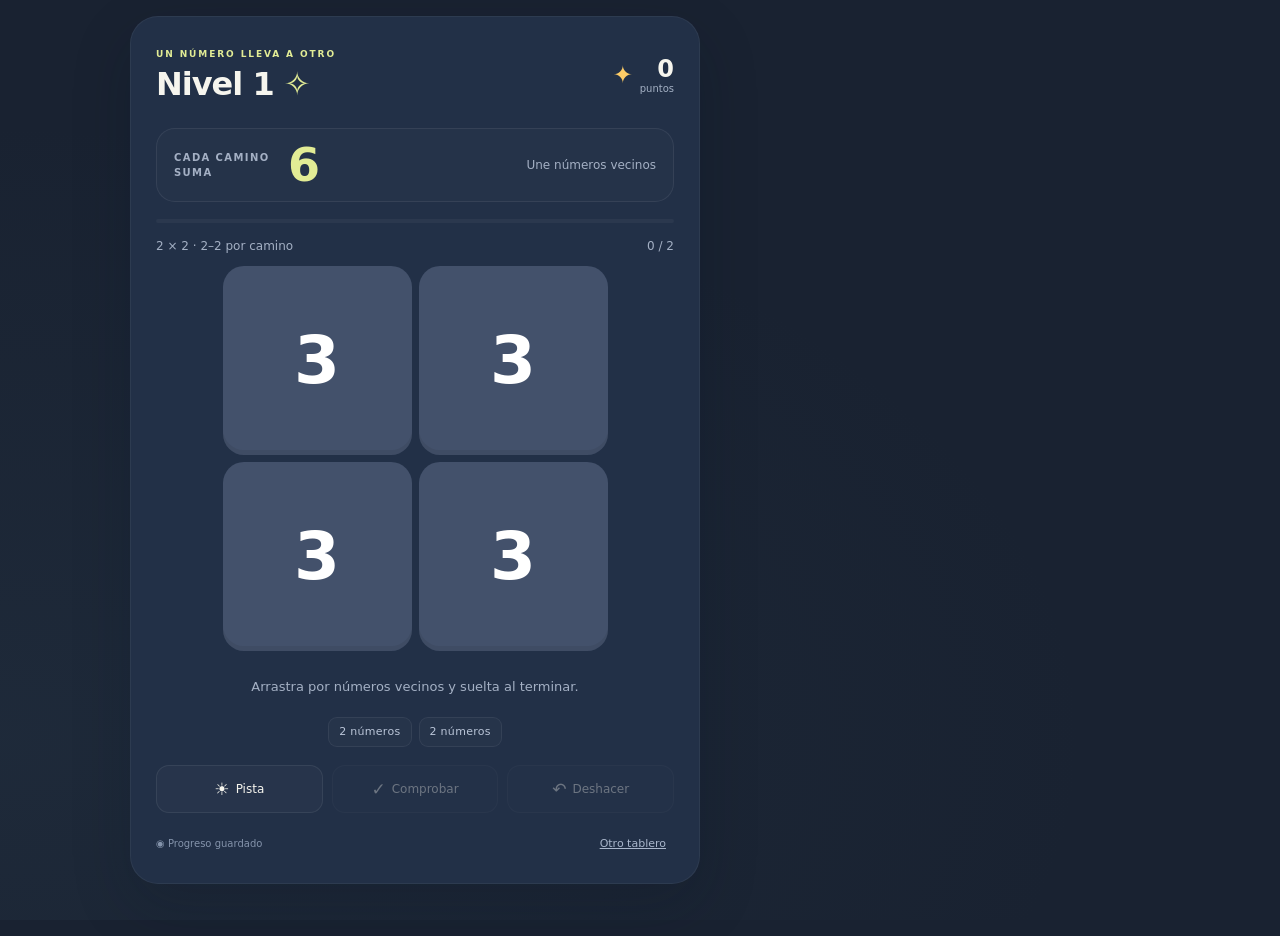
<file: ext/nexo/index.html>
<!doctype html>
<html lang="es"><head><meta charset="utf-8"><meta name="viewport" content="width=device-width,initial-scale=1,viewport-fit=cover"><meta name="theme-color" content="#192231"><meta name="apple-mobile-web-app-capable" content="yes"><meta name="description" content="Une números vecinos, encuentra caminos que suman el objetivo y llena el tablero de colores."><title>Nexo · Un número lleva a otro</title><link rel="icon" href="icon.svg" type="image/svg+xml"><link rel="stylesheet" href="style.css?v=1.0.1"><style>.top,.back,aside{display:none!important}</style></head>
<body>
<header class="top"><a class="brand" href="../" aria-label="Volver a Palabros"><img src="icon.svg" alt="">nexo<span>.</span></a><nav><button id="sound" class="icon" aria-label="Silenciar sonido" title="Sonido">♫</button><button id="help" class="icon" aria-label="Cómo jugar">?</button></nav></header>
<main>
 <section class="game" aria-label="Juego de caminos de sumas">
  <div class="game-top"><a class="back" href="../" aria-label="Volver a Palabros">‹</a><div class="level-block"><span class="eyebrow">UN NÚMERO LLEVA A OTRO</span><h1>Nivel <span id="level">1</span> <span class="spark">✧</span></h1></div><div class="points"><span>✦</span><b id="score">0</b><small>puntos</small></div></div>
  <div class="target"><span>CADA CAMINO SUMA</span><strong id="target">—</strong><div><span id="currentSum">Une números<br>vecinos</span></div></div>
  <div class="progress" role="progressbar" aria-label="Caminos oficiales encontrados" aria-valuemin="0" aria-valuemax="100" aria-valuenow="0"><div id="progressFill"></div></div>
  <div class="board-meta"><span id="boardLabel"></span><span id="counter"></span></div>
  <div class="board-wrap"><div id="board" role="group" aria-label="Tablero: une números vecinos en horizontal o vertical"><svg id="connections" aria-hidden="true"></svg></div><div id="reward" aria-hidden="true"></div></div>
  <p id="message" class="message" role="status" aria-live="polite">Arrastra por números vecinos y suelta al terminar.</p>
  <div id="paths" class="paths" aria-label="Caminos oficiales por encontrar"></div>
  <div class="tools"><button id="hint">☀ <span>Pista</span></button><button id="check">✓ <span>Comprobar</span></button><button id="undo">↶ <span>Deshacer</span></button></div>
  <div class="foot"><span id="saveState">◉ Progreso guardado</span><button id="another">Otro tablero</button></div>
 </section>
 <aside><div class="eyebrow">EL TABLERO ENTERO TIENE SOLUCIÓN</div><h2>Una suma.<br><em>Muchos caminos.</em></h2><p>Une números que estén al lado: arriba, abajo, izquierda o derecha. Puedes girar, pero no saltar ni ir en diagonal.</p><div class="legend"><i></i><p>Los caminos del puzle se quedan de su color.</p></div><div class="legend bonus"><i>✦</i><p>¿Otra suma correcta? ¡Bonus! Ganas puntos y las casillas quedan libres.</p></div><p class="note">Más rápido, más puntos: cada camino tiene un extra de rapidez. Sin cuenta atrás. Empieza con parejas en 2 × 2; los caminos crecen contigo.</p><a href="../">¿Prefieres letras? Juega a Palabros ↗</a></aside>
</main>
<dialog id="modal" aria-labelledby="modalTitle"><div id="modalContent"></div></dialog><div id="confetti" aria-hidden="true"></div>
<script src="engine.js?v=1.0.1"></script><script src="game.js?v=1.0.1"></script></body></html>
</file>
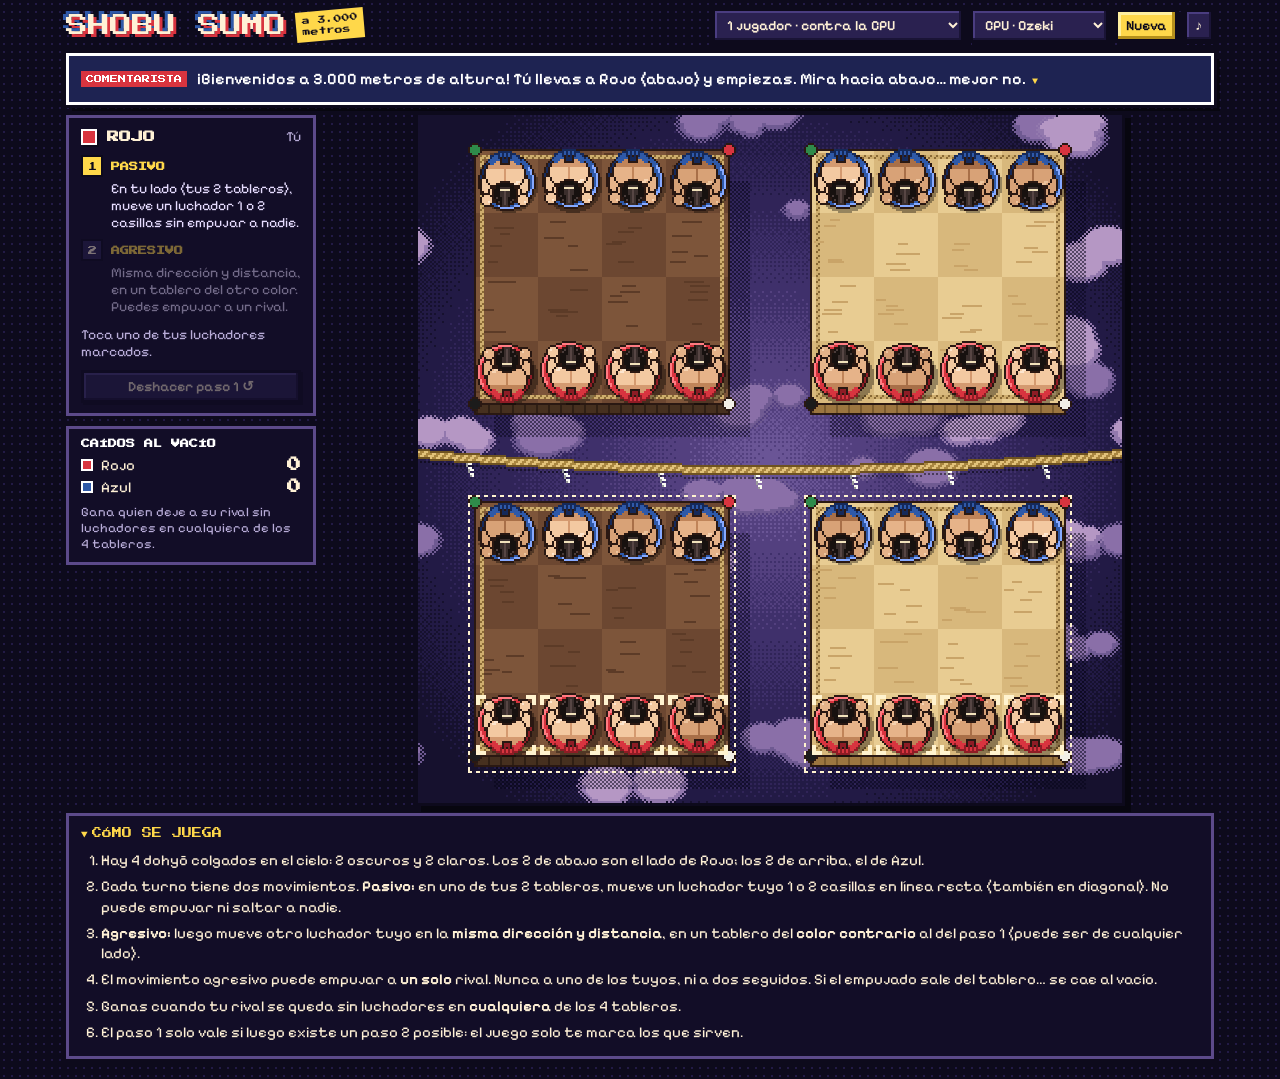
<file: ext/shobu/index.html>
<!doctype html>
<html lang="es">
<head>
<meta charset="utf-8">
<meta name="viewport" content="width=device-width, initial-scale=1, viewport-fit=cover">
<meta name="apple-mobile-web-app-capable" content="yes">
<meta name="mobile-web-app-capable" content="yes">
<meta name="apple-mobile-web-app-title" content="Shobu Sumo">
<link rel="apple-touch-icon" href="icon.png">
<link rel="icon" href="icon.png">
<title>Shobu Sumo</title>
<link rel="preconnect" href="https://fonts.googleapis.com">
<link rel="preconnect" href="https://fonts.gstatic.com" crossorigin>
<link rel="stylesheet" href="https://fonts.googleapis.com/css2?family=Press+Start+2P&family=Pixelify+Sans:wght@400;600;700&display=swap">
<style>
[hidden]{display:none!important}
:root{
  color-scheme:dark;
  --ink:#0d0a1c; --night:#16112e; --night2:#2a2150; --paper:#fff1d6; --muted:#b8acd8;
  --red:#d8343f; --blue:#2f59a8; --gold:#ffd84a; --rpg:#1e2352;
  --disp:'Press Start 2P','Courier New',monospace;
  --body:'Pixelify Sans','Courier New',monospace;
}
*{-webkit-user-select:none; user-select:none; -webkit-touch-callout:none; -webkit-tap-highlight-color:transparent; touch-action:manipulation; box-sizing:border-box}
html,body{min-height:100%; margin:0}
body{background-color:var(--ink); background-image:radial-gradient(#221a45 1px, transparent 1px); background-size:8px 8px; color:var(--paper); font-family:var(--body); font-size:15px; overflow-x:hidden}
button,select{font:inherit; color:inherit}
.app{max-width:1180px; margin:0 auto; padding:8px 16px 20px; display:grid; gap:10px; grid-template-columns:minmax(0,1fr); grid-template-areas:"top" "narr" "stage" "side" "rules"}
.top{grid-area:top; display:flex; flex-wrap:wrap; align-items:center; justify-content:space-between; gap:6px 12px}
.logo{display:flex; align-items:center; gap:10px}
.back{font-family:var(--disp); font-size:8px; color:var(--gold); text-decoration:none; border:2px solid var(--gold); padding:4px 5px}
.back:hover{background:var(--gold); color:var(--ink)}
.l1{font-family:var(--disp); font-size:clamp(15px,4.4vw,22px); color:var(--paper); text-shadow:3px 3px 0 var(--red), -3px -3px 0 var(--blue); white-space:nowrap}
.sticker{font-family:var(--disp); font-size:8px; line-height:1.4; background:var(--gold); color:var(--ink); padding:4px 6px; transform:rotate(-5deg); box-shadow:2px 2px 0 var(--ink)}
.ctrls{display:flex; flex-wrap:wrap; gap:6px; align-items:center}
.ctrls select,.btn{background:var(--night2); border:3px solid var(--ink); box-shadow:inset -2px -2px 0 #1a1436, inset 2px 2px 0 #4a3d80, 2px 2px 0 var(--ink); padding:5px 8px; font-weight:600; font-size:14px; cursor:pointer}
.btn.main{background:var(--gold); color:var(--ink); box-shadow:inset -3px -3px 0 #b5901c, inset 3px 3px 0 #fff0a0, 3px 3px 0 var(--ink)}
.btn:active{transform:translate(2px,2px)}
.btn:disabled{opacity:.4; cursor:default; transform:none}
.btn[aria-pressed="false"]{opacity:.6; text-decoration:line-through}
:focus-visible{outline:3px dashed var(--gold); outline-offset:2px}
.narr{grid-area:narr; display:flex; align-items:center; gap:10px; background:var(--rpg); color:#fff; border:3px solid #fff; outline:3px solid var(--ink); box-shadow:6px 6px 0 rgba(0,0,0,.45); padding:8px 12px; min-height:52px}
.narr .who{font-family:var(--disp); font-size:8px; background:var(--red); color:#fff; padding:4px 5px; flex:none}
.narr p{margin:0; font-size:16px; line-height:1.25; font-weight:600}
.narr p::after{content:'▼'; display:inline-block; margin-left:6px; font-size:10px; color:var(--gold); animation:blink .6s steps(2) infinite}
@keyframes blink{50%{opacity:0}}
.stage{grid-area:stage; display:flex; justify-content:center; align-items:flex-start; position:relative; min-width:0}
#cv{display:block; image-rendering:pixelated; image-rendering:crisp-edges; cursor:pointer; box-shadow:0 0 0 3px var(--ink), 6px 6px 0 3px rgba(0,0,0,.45)}
.side{grid-area:side; display:grid; gap:10px; align-content:start}
.card{background:#120d27; border:3px solid #5c4a8a; outline:3px solid var(--ink); padding:10px 12px}
.turn{display:flex; align-items:center; gap:10px}
.dot{width:16px; height:16px; background:var(--red); border:2px solid #fff; box-shadow:2px 2px 0 var(--ink); flex:none}
.turn b{font-family:var(--disp); font-size:12px}
.turn small{margin-left:auto; color:var(--muted); font-size:14px}
.steps{list-style:none; margin:10px 0 0; padding:0; display:grid; gap:8px}
.steps li{display:grid; grid-template-columns:22px 1fr; gap:4px 8px; opacity:.45}
.steps li.on{opacity:1}
.steps li.done{opacity:.8}
.steps .n{font-family:var(--disp); font-size:9px; width:22px; height:22px; display:grid; place-items:center; background:var(--night2); border:2px solid var(--ink)}
.steps li.on .n{background:var(--gold); color:var(--ink)}
.steps li.done .n{background:#3a8a4a; color:#fff}
.steps b{font-family:var(--disp); font-size:9px; align-self:center; color:var(--gold)}
.steps p{grid-column:2; margin:0; font-size:14px; line-height:1.2; color:#e6dcff}
.vec{margin-top:10px; display:flex; align-items:center; gap:8px; font-size:14px; color:var(--muted); min-height:24px}
.vec span{font-family:var(--disp); font-size:11px; color:var(--paper); background:var(--night2); padding:4px 6px; border:2px solid var(--ink)}
#undo{width:100%; margin-top:10px}
.score h3{font-family:var(--disp); font-size:9px; margin:0 0 8px; color:#fff}
.score .row{display:flex; align-items:center; gap:8px; font-size:15px; margin-top:4px}
.score .row b{margin-left:auto; font-family:var(--disp); font-size:14px}
.score .sq{width:12px; height:12px; border:2px solid #fff}
.score p{margin:8px 0 0; font-size:13px; color:var(--muted)}
.rules{grid-area:rules; background:#120d27; border:3px solid #5c4a8a; outline:3px solid var(--ink); padding:8px 12px}
.rules summary{font-family:var(--disp); font-size:10px; color:var(--gold); cursor:pointer; padding:4px 0}
.rules ol{margin:8px 0 4px; padding-left:20px; line-height:1.35}
.rules li{margin-bottom:6px}
.over{position:absolute; inset:0; display:grid; place-items:center; pointer-events:none}
.over .box{pointer-events:auto; background:var(--rpg); border:3px solid #fff; outline:3px solid var(--ink); box-shadow:8px 8px 0 rgba(0,0,0,.5); padding:16px 20px; text-align:center; max-width:90%; animation:pop .35s steps(4)}
@keyframes pop{from{transform:scale(.4)}to{transform:scale(1)}}
.over h2{font-family:var(--disp); font-size:clamp(14px,4vw,20px); margin:0 0 10px; line-height:1.4}
.over p{margin:0 0 12px; font-size:16px}
@media (min-width:900px){
  .app{grid-template-columns:250px minmax(0,1fr); grid-template-areas:"top top" "narr narr" "side stage" "rules rules"}
}
</style>
</head>
<body>
<div class="app">
  <header class="top">
    <div class="logo"><span class="l1">SHOBU SUMO</span><span class="sticker">a 3.000<br>metros</span></div>
    <div class="ctrls">
      <select id="mode" aria-label="Modo de juego">
        <option value="cpu">1 jugador · contra la CPU</option>
        <option value="pvp">2 jugadores · mismo dispositivo</option>
      </select>
      <select id="diff" aria-label="Dificultad">
        <option value="easy">CPU · Novato</option>
        <option value="normal" selected>CPU · Ozeki</option>
        <option value="hard">CPU · Yokozuna</option>
      </select>
      <button class="btn main" id="new">Nueva</button>
      <button class="btn" id="snd" aria-pressed="true" aria-label="Sonido">♪</button>
    </div>
  </header>

  <div class="narr" aria-live="polite"><span class="who">COMENTARISTA</span><p id="say">…</p></div>

  <aside class="side">
    <div class="card">
      <div class="turn"><span class="dot" id="tdot"></span><b id="tname">ROJO</b><small id="twho">Tú</small></div>
      <ol class="steps">
        <li id="st1"><span class="n">1</span><b>PASIVO</b><p>En tu lado (tus 2 tableros), mueve un luchador 1 o 2 casillas sin empujar a nadie.</p></li>
        <li id="st2"><span class="n">2</span><b>AGRESIVO</b><p>Misma dirección y distancia, en un tablero del otro color. Puedes empujar a un rival.</p></li>
      </ol>
      <div class="vec" id="vec"></div>
      <button class="btn" id="undo" disabled>Deshacer paso 1 ↺</button>
    </div>
    <div class="card score">
      <h3>CAÍDOS AL VACÍO</h3>
      <div class="row"><span class="sq" style="background:var(--red)"></span>Rojo<b id="fR">0</b></div>
      <div class="row"><span class="sq" style="background:var(--blue)"></span>Azul<b id="fB">0</b></div>
      <p>Gana quien deje a su rival sin luchadores en cualquiera de los 4 tableros.</p>
    </div>
  </aside>

  <div class="stage" id="stage">
    <canvas id="cv" width="352" height="344" aria-label="Tablero de Shobu Sumo"></canvas>
    <div class="over" id="over" hidden><div class="box"><h2 id="overT"></h2><p id="overP"></p><button class="btn main" id="again">Revancha</button></div></div>
  </div>

  <details class="rules" id="rules">
    <summary>CÓMO SE JUEGA</summary>
    <ol>
      <li>Hay 4 dohyō colgados en el cielo: 2 oscuros y 2 claros. Los 2 de abajo son el lado de Rojo; los 2 de arriba, el de Azul.</li>
      <li>Cada turno tiene dos movimientos. <b>Pasivo:</b> en uno de tus 2 tableros, mueve un luchador tuyo 1 o 2 casillas en línea recta (también en diagonal). No puede empujar ni saltar a nadie.</li>
      <li><b>Agresivo:</b> luego mueve otro luchador tuyo en la <b>misma dirección y distancia</b>, en un tablero del <b>color contrario</b> al del paso 1 (puede ser de cualquier lado).</li>
      <li>El movimiento agresivo puede empujar a <b>un solo</b> rival. Nunca a uno de los tuyos, ni a dos seguidos. Si el empujado sale del tablero… se cae al vacío.</li>
      <li>Ganas cuando tu rival se queda sin luchadores en <b>cualquiera</b> de los 4 tableros.</li>
      <li>El paso 1 solo vale si luego existe un paso 2 posible: el juego solo te marca los que sirven.</li>
    </ol>
  </details>
</div>
<script>
(()=>{
'use strict';
const $=q=>document.querySelector(q);

/* ================= constants ================= */
const W=352, H=344, C=32, BW=128, GX=40, GY=48, TH=5;
const X0=(W-(2*BW+GX))>>1, Y0=17;
const DIRS=[[0,-1],[1,-1],[1,0],[1,1],[0,1],[-1,1],[-1,0],[-1,-1]];
const ARROWS=['↑','↗','→','↘','↓','↙','←','↖'];
const NAME={1:'ROJO',2:'AZUL'}, NAMEc={1:'Rojo',2:'Azul'};
const home=t=>t===1?[2,3]:[0,1];
const rnd=a=>a[Math.random()*a.length|0];
const clamp=(v,a,b)=>Math.max(a,Math.min(b,v));

/* ================= pixel buffers ================= */
function U(hex,a=255){const n=parseInt(hex.slice(1),16);return ((a<<24)|((n&255)<<16)|(((n>>8)&255)<<8)|(n>>16))>>>0;}
class PB{
  constructor(w,h){this.w=w;this.h=h;this.d=new Uint32Array(w*h);}
  p(x,y,c){x=Math.round(x);y=Math.round(y);if(x<0||y<0||x>=this.w||y>=this.h)return;this.d[y*this.w+x]=c;}
  g(x,y){if(x<0||y<0||x>=this.w||y>=this.h)return 0;return this.d[y*this.w+x];}
  rect(x0,y0,x1,y1,c){for(let y=y0;y<=y1;y++)for(let x=x0;x<=x1;x++)this.p(x,y,c);}
  frame(x0,y0,x1,y1,c){for(let x=x0;x<=x1;x++){this.p(x,y0,c);this.p(x,y1,c);}for(let y=y0;y<=y1;y++){this.p(x0,y,c);this.p(x1,y,c);}}
  line(x0,y0,x1,y1,c){let dx=Math.abs(x1-x0),sx=x0<x1?1:-1,dy=-Math.abs(y1-y0),sy=y0<y1?1:-1,e=dx+dy;for(;;){this.p(x0,y0,c);if(x0===x1&&y0===y1)break;const e2=2*e;if(e2>=dy){e+=dy;x0+=sx;}if(e2<=dx){e+=dx;y0+=sy;}}}
  ins(x0,y0,x1,y1){const cx=(x0+x1)/2,cy=(y0+y1)/2,rx=(x1-x0)/2+.5,ry=(y1-y0)/2+.5;return(x,y)=>{const a=(x-cx)/rx,b=(y-cy)/ry;return a*a+b*b<=1;};}
  ell(x0,y0,x1,y1,fill,out){const f=this.ins(x0,y0,x1,y1);for(let y=y0;y<=y1;y++)for(let x=x0;x<=x1;x++){if(!f(x,y))continue;const edge=out&&(!f(x-1,y)||!f(x+1,y)||!f(x,y-1)||!f(x,y+1));this.p(x,y,edge?out:fill);}}
  cap(x0,y0,x1,y1,fromY,c){const f=this.ins(x0,y0,x1,y1);for(let y=Math.max(y0,fromY);y<=y1;y++)for(let x=x0;x<=x1;x++){if(f(x,y)&&f(x-1,y)&&f(x+1,y)&&f(x,y-1)&&f(x,y+1))this.p(x,y,c);}}
  arc(x0,y0,x1,y1,a0,a1,c,w=1){const cx=(x0+x1)/2,cy=(y0+y1)/2;if(a1<a0)a1+=360;for(let i=0;i<w;i++){const rx=(x1-x0)/2-i,ry=(y1-y0)/2-i;for(let a=a0;a<=a1;a+=2){const r=a*Math.PI/180;this.p(cx+rx*Math.cos(r),cy+ry*Math.sin(r),c);}}}
  canvas(){const c=document.createElement('canvas');c.width=this.w;c.height=this.h;const x=c.getContext('2d');const id=x.createImageData(this.w,this.h);new Uint32Array(id.data.buffer).set(this.d);x.putImageData(id,0,0);return c;}
}
function mkc(w,h){const c=document.createElement('canvas');c.width=w;c.height=h;const x=c.getContext('2d');x.imageSmoothingEnabled=false;return [c,x];}

/* ================= palette ================= */
const OUT=U('#2a1812');
const TEAM={1:[U('#d8343f'),U('#8e1c25'),U('#ff7c82')],2:[U('#2f59a8'),U('#15295a'),U('#86a9ff')]};
const TEAMCSS={1:'#d8343f',2:'#2f59a8'};
const SKINS=[[U('#f3c9a1'),U('#d49a70'),U('#fde6cf')],[U('#e6b389'),U('#c08459'),U('#f6d2b0')],[U('#d8a277'),U('#a86f48'),U('#ecc39c')]];
const HAIR=U('#17110f'),HAIR2=U('#3a2e2c');

/* ================= bitmap font 5x7 ================= */
const G={
A:"01110 10001 10001 11111 10001 10001 10001",B:"11110 10001 10001 11110 10001 10001 11110",C:"01110 10001 10000 10000 10000 10001 01110",
D:"11110 10001 10001 10001 10001 10001 11110",E:"11111 10000 10000 11110 10000 10000 11111",F:"11111 10000 10000 11110 10000 10000 10000",
G:"01110 10001 10000 10111 10001 10001 01111",H:"10001 10001 10001 11111 10001 10001 10001",I:"01110 00100 00100 00100 00100 00100 01110",
J:"00111 00010 00010 00010 00010 10010 01100",K:"10001 10010 10100 11000 10100 10010 10001",L:"10000 10000 10000 10000 10000 10000 11111",
M:"10001 11011 10101 10101 10001 10001 10001",N:"10001 11001 10101 10011 10001 10001 10001",O:"01110 10001 10001 10001 10001 10001 01110",
P:"11110 10001 10001 11110 10000 10000 10000",Q:"01110 10001 10001 10001 10101 10010 01101",R:"11110 10001 10001 11110 10100 10010 10001",
S:"01111 10000 10000 01110 00001 00001 11110",T:"11111 00100 00100 00100 00100 00100 00100",U:"10001 10001 10001 10001 10001 10001 01110",
V:"10001 10001 10001 10001 10001 01010 00100",W:"10001 10001 10001 10101 10101 10101 01010",X:"10001 10001 01010 00100 01010 10001 10001",
Y:"10001 10001 01010 00100 00100 00100 00100",Z:"11111 00001 00010 00100 01000 10000 11111",
'Á':"00010 00100 01110 10001 11111 10001 10001",'É':"00010 00100 11111 10000 11110 10000 11111",'Í':"00010 00100 01110 00100 00100 00100 01110",
'Ó':"00010 00100 01110 10001 10001 10001 01110",'Ú':"00010 00100 10001 10001 10001 10001 01110",'Ñ':"01101 10010 10001 11001 10101 10011 10001",
0:"01110 10011 10101 10101 11001 10001 01110",1:"00100 01100 00100 00100 00100 00100 01110",2:"01110 10001 00001 00010 00100 01000 11111",
3:"11110 00001 00001 01110 00001 00001 11110",4:"00010 00110 01010 10010 11111 00010 00010",5:"11111 10000 11110 00001 00001 10001 01110",
6:"00110 01000 10000 11110 10001 10001 01110",7:"11111 00001 00010 00100 01000 01000 01000",8:"01110 10001 10001 01110 10001 10001 01110",
9:"01110 10001 10001 01111 00001 00010 01100",'!':"00100 00100 00100 00100 00100 00000 00100",'¡':"00100 00000 00100 00100 00100 00100 00100",
'?':"01110 10001 00001 00010 00100 00000 00100",'¿':"00100 00000 00100 01000 10000 10001 01110",'.':"00000 00000 00000 00000 00000 01100 01100",
',':"00000 00000 00000 00000 01100 00100 01000",'-':"00000 00000 00000 11111 00000 00000 00000","'":"00100 00100 01000 00000 00000 00000 00000",
'·':"00000 00000 00000 01100 01100 00000 00000",'…':"00000 00000 00000 00000 00000 00000 10101",
};
const textCache={};
function textW(s){let w=0;for(const ch of s)w+=ch===' '?4:6;return Math.max(0,w-1);}
function textCv(s,col){
  const k=s+'|'+col; if(textCache[k]) return textCache[k];
  const [c,x]=mkc(textW(s)+1,7); x.fillStyle=col; let cx=0;
  for(const ch of s){ if(ch===' '){cx+=4;continue;} const g=G[ch]; if(g){ g.split(' ').forEach((row,r)=>{for(let i=0;i<5;i++) if(row[i]==='1') x.fillRect(cx+i,r,1,1);}); } cx+=6; }
  return textCache[k]=c;
}

/* ================= sprites ================= */
function wrestlerPB(team,skin,pose){
  const s=new PB(32,32); const [m,md,ml]=TEAM[team]; const [sk,skd,skl]=SKINS[skin];
  const fall=pose==='fall';
  if(!fall){ s.ell(1,1,29,29,m,OUT); s.arc(2,2,28,28,150,290,ml); s.arc(2,2,28,28,330,110,md); s.arc(3,3,27,27,340,100,md); }
  const A={
    idle:{la:[4,8,11,19],ra:[21,8,28,19],lh:[4,3,10,9],rh:[22,3,28,9]},
    walkA:{la:[4,6,11,17],ra:[21,10,28,21],lh:[4,1,10,7],rh:[22,6,28,12]},
    walkB:{la:[4,10,11,21],ra:[21,6,28,17],lh:[4,6,10,12],rh:[22,1,28,7]},
    push:{la:[5,4,11,15],ra:[21,4,27,15],lh:[6,0,11,5],rh:[21,0,26,5]},
    wide:{la:[1,10,10,16],ra:[21,10,30,16],lh:[0,7,5,12],rh:[26,7,31,12]},
  }[fall?'wide':pose];
  s.ell(...A.la,sk,OUT); s.ell(...A.ra,sk,OUT);
  s.ell(...A.lh,sk,OUT); s.ell(...A.rh,sk,OUT);
  s.p(A.lh[0]+2,A.lh[1]+2,skl); s.p(A.rh[0]+2,A.rh[1]+2,skl);
  s.ell(6,11,26,27,sk,OUT); s.cap(6,11,26,27,22,skd);
  s.line(16,16,16,21,skd);
  [[10,14],[11,14],[9,15],[10,15],[12,13]].forEach(([x,y])=>s.p(x,y,skl));
  s.arc(7,14,25,29,25,155,m,3); s.arc(7,15,25,30,30,150,md);
  s.rect(14,24,18,27,md); s.frame(14,24,18,27,OUT);
  [13,15,17,19].forEach(x=>s.line(x,27,x,29,md));
  s.ell(8,8,11,12,sk,OUT); s.ell(21,8,24,12,sk,OUT);
  s.ell(10,3,22,15,HAIR,OUT);
  for(let y=3;y<=12;y++){ const l=Math.round(15-(y-3)/9), r=Math.round(17+(y-3)/9); for(let x=l;x<=r;x++) s.p(x,y,HAIR2); }
  s.line(16,4,16,10,U('#574644')); s.line(14,11,18,11,U('#f1e2bb'));
  [[12,6],[13,5],[19,5],[20,7]].forEach(([x,y])=>s.p(x,y,U('#4a3c3a')));
  return s.canvas();
}
const SPR={};
function spr(team,skin,pose,face){
  const k=team+'_'+skin+'_'+pose+'_'+face; if(SPR[k]) return SPR[k];
  const base=wrestlerPB(team,skin,pose); if(!face) return SPR[k]=base;
  const [c,x]=mkc(32,32); x.translate(16,16); x.rotate(face*Math.PI/2); x.drawImage(base,-16,-16); return SPR[k]=c;
}
const SHADOW=(()=>{const s=new PB(32,32);s.ell(3,4,31,31,U('#000000',90));return s.canvas();})();

/* ================= background ================= */
const BAYER=[[0,8,2,10],[12,4,14,6],[3,11,1,9],[15,7,13,5]];
const BG=(()=>{const s=new PB(W,H);const ramp=['#16112e','#221a45','#302458','#3f306b','#53407f','#6a5596'].map(h=>U(h));
  for(let y=0;y<H;y++)for(let x=0;x<W;x++){const t=1-Math.min(1,Math.hypot((x-W/2)/(W*.62),(y-H/2)/(H*.62)));let v=t*(ramp.length-1),i=v|0;if(i<ramp.length-1&&(v-i)*16>BAYER[y&3][x&3])i++;s.d[y*W+x]=ramp[Math.min(i,ramp.length-1)];}
  return s.canvas();})();
function cloudLayer(n,col,rim,seed){
  const s=new PB(W,H); let r=seed; const R=()=>{r=(r*16807)%2147483647;return r/2147483647;};
  for(let k=0;k<n;k++){const x0=R()*W,y0=R()*H,m=3+(R()*3|0);
    for(let j=0;j<m;j++){const bx=Math.round(x0+R()*44-22),by=Math.round(y0+R()*12-6),rr=6+(R()*8|0);
      for(let yy=by-rr-2;yy<=by+rr+2;yy++)for(let xx=bx-rr-2;xx<=bx+rr+2;xx++){const X=((xx%W)+W)%W;if(yy<0||yy>=H)continue;const d=Math.hypot(xx-bx,(yy-by)*1.4);
        const cur=s.g(X,yy); if(d<=rr) s.p(X,yy,(d<rr-2||yy<by)?col:(cur===col?col:rim)); else if(d<=rr+2&&((xx+yy)&1)===0&&!cur) s.p(X,yy,rim);}}}
  return s.canvas();
}
const CL1=cloudLayer(16,U('#8a6fa8'),U('#6f5a92'),7), CL2=cloudLayer(9,U('#b597c4'),U('#9278ad'),99);
const SHADE=(()=>{const s=new PB(BW,BW);for(let y=0;y<BW;y++)for(let x=0;x<BW;x++)if(((x+y)&1)===0)s.d[y*BW+x]=U('#08061a',140);return s.canvas();})();

const LIGHT={a:U('#e8cc92'),b:U('#d8b87c'),g:U('#c9a468'),side:U('#9c7640'),sided:U('#7a5a2e')};
const DARK={a:U('#7d553a'),b:U('#6c4731'),g:U('#5c3b27'),side:U('#46301f'),sided:U('#2f1f14')};
const FUSA=[U('#2f8a4a'),U('#d8343f'),U('#f2efe6'),U('#1b1b1b')];
function boardCv(dark,seed){
  const P=dark?DARK:LIGHT, M=4, s=new PB(BW+M*2,BW+TH+M*2); let r=seed; const R=()=>{r=(r*16807)%2147483647;return r/2147483647;};
  const o=M;
  s.rect(o,o+TH,o+BW-1,o+BW-1+TH,P.side); s.frame(o,o+TH,o+BW-1,o+BW-1+TH,OUT);
  for(let x=o+1;x<o+BW-1;x+=6) s.line(x,o+BW,x,o+BW+TH-2,P.sided);
  s.rect(o,o,o+BW-1,o+BW-1,P.a); s.frame(o,o,o+BW-1,o+BW-1,OUT);
  for(let i=0;i<4;i++)for(let j=0;j<4;j++){const x0=o+i*C,y0=o+j*C;
    s.rect(x0+(i===0?1:0),y0+(j===0?1:0),x0+C-1-(i===3?1:0),y0+C-1-(j===3?1:0),(i+j)&1?P.b:P.a);
    for(let k=0;k<5;k++){const gy=y0+2+(R()*(C-5)|0),gx=x0+1+(R()*(C-16)|0);s.line(gx,gy,gx+4+(R()*6|0),gy,P.g);}}
  const st=U('#cfae6e'),sd=U('#8a6a36');
  for(let k=3;k<BW-3;k++){for(const yy of [3,4,BW-5,BW-4]) s.p(o+k,o+yy,((k+yy)%3)?st:sd); for(const xx of [3,4,BW-5,BW-4]) s.p(o+xx,o+k,((k+xx)%3)?st:sd);}
  [[0,0],[BW-1,0],[BW-1,BW-1],[0,BW-1]].forEach(([x,y],n)=>s.ell(o+x-3,o+y-3,o+x+3,o+y+3,FUSA[n],OUT));
  return s.canvas();
}
const BOARDS=[boardCv(true,11),boardCv(false,23),boardCv(true,37),boardCv(false,51)];
const RY=Y0+BW+TH+((GY-TH)>>1)-2;
const ROPE=(()=>{const s=new PB(W,24);const base=6;
  for(let x=0;x<W;x++){const t=x/W,y=Math.round(base+8*4*t*(1-t));
    for(let k=0;k<5;k++){s.p(x,y+k-2,k===0||k===4?U('#6e5220'):((x+k)%4<2?U('#e2c27a'):U('#a98640')));}
    if(x%2) s.p(x,y+4,U('#000000',120));
    if(x%48===24){[[0,3],[1,3],[2,3],[0,4],[1,5],[2,5],[1,6],[2,6],[3,6],[1,7],[2,8],[3,8],[2,9],[3,9]].forEach(([dx,dy],n)=>s.p(x+dx,y+dy,n%3?U('#fbfbf4'):U('#9a9a9a')));}}
  return s.canvas();})();

/* ================= geometry ================= */
const bo=b=>[X0+(b&1)*(BW+GX), Y0+(b>>1)*(BW+GY)];
const cxy=(b,x,y)=>{const [ox,oy]=bo(b);return [ox+x*C+16, oy+y*C+16];};
const ixy=i=>cxy(i>>4,i&3,(i>>2)&3);
const faceDir=(dx,dy)=>Math.abs(dy)>=Math.abs(dx)?(dy<0?0:2):(dx>0?1:3);

/* ================= rules engine ================= */
const inb=(x,y)=>x>=0&&x<4&&y>=0&&y<4;
function gen(T,t){
  const res=[];
  for(const pb of home(t)) for(let c=0;c<16;c++){ const pf=pb*16+c; if(T[pf]!==t) continue; const x=c&3,y=c>>2;
    for(const [dx,dy] of DIRS) for(let d=1;d<=2;d++){
      const nx=x+dx*d, ny=y+dy*d; if(!inb(nx,ny)||T[pb*16+ny*4+nx]) break;
      const pt=pb*16+ny*4+nx;
      for(let ab=0;ab<4;ab++){ if((ab&1)===(pb&1)) continue;
        for(let c2=0;c2<16;c2++){ const af=ab*16+c2; if(T[af]!==t) continue; const ax=c2&3, ay=c2>>2, tx=ax+dx*d, ty=ay+dy*d; if(!inb(tx,ty)) continue;
          let push=-1, bad=false;
          for(let k=1;k<=d;k++){ const i=ab*16+(ay+dy*k)*4+(ax+dx*k), v=T[i]; if(v){ if(v===t||push>=0){bad=true;break;} push=i; } }
          if(bad) continue;
          let pushTo=-1;
          if(push>=0){ const qx=tx+dx, qy=ty+dy; if(inb(qx,qy)){ const qi=ab*16+qy*4+qx; if(T[qi]) continue; pushTo=qi; } else pushTo=-2; }
          res.push({pf,pt,af,at:ab*16+ty*4+tx,dx,dy,d,push,pushTo});
        }}}}
  return res;
}
function apply(T,m){
  const N=T.slice(); N[m.pt]=N[m.pf]; N[m.pf]=0; return applyA(N,m,true);
}
function applyA(T,m,inplace){
  const N=inplace?T:T.slice();
  let v=0; if(m.push>=0){ v=N[m.push]; N[m.push]=0; }
  const mv=N[m.af]; N[m.af]=0; N[m.at]=mv; if(m.pushTo>=0) N[m.pushTo]=v;
  return N;
}
function counts(T){ const c=[[0,0,0],[0,0,0],[0,0,0],[0,0,0]]; for(let i=0;i<64;i++) if(T[i]) c[i>>4][T[i]]++; return c; }
function lost(T,t){ return counts(T).some(c=>c[t]===0); }
function evalT(T,t){
  const o=3-t, c=counts(T); let s=0, mm=9, mo=9;
  for(const b of c){ if(b[o]===0) return 1e5; if(b[t]===0) return -1e5; s+=(b[t]-b[o])*10; mm=Math.min(mm,b[t]); mo=Math.min(mo,b[o]); if(b[t]===1) s-=12; if(b[o]===1) s+=12; }
  s+=25*(mm-mo);
  for(let i=0;i<64;i++){ if(!T[i]) continue; const x=i&3,y=(i>>2)&3, edge=(x===0||x===3)+(y===0||y===3); s+= T[i]===t? -edge*.8 : edge*.8; }
  return s;
}
function aiChoose(T,t,diff){
  const ms=gen(T,t); if(!ms.length) return null;
  const noise=diff==='easy'?30:diff==='normal'?5:1;
  const sc=ms.map(m=>{const T1=apply(T,m);return {m,T1,s:evalT(T1,t)+Math.random()*noise};});
  const win=sc.find(x=>x.s>=1e5-100); if(win) return win.m;
  if(diff==='easy'&&Math.random()<.45) return rnd(ms);
  sc.sort((a,b)=>b.s-a.s);
  if(diff==='easy') return sc[0].m;
  const K=diff==='hard'?60:8; let best=null, bv=-Infinity;
  for(const x of sc.slice(0,K)){
    const rs=gen(x.T1,3-t); let worst;
    if(!rs.length) worst=1e5; else { worst=Infinity; for(const r of rs){ const v=evalT(apply(x.T1,r),t); if(v<worst){worst=v; if(worst<=-1e5+100) break;} } }
    const v=worst+x.s*.05; if(v>bv){bv=v;best=x.m;}
  }
  return best;
}

/* ================= sound ================= */
let AC=null, soundOn=true;
function ac(){ if(!AC){ try{AC=new (window.AudioContext||window.webkitAudioContext)()}catch(e){} } return AC; }
function tone(f,d,type='square',v=.07,f2,delay=0){
  if(!soundOn) return; const a=ac(); if(!a) return; const t=a.currentTime+delay;
  const o=a.createOscillator(), g=a.createGain(); o.type=type; o.frequency.setValueAtTime(f,t);
  if(f2) o.frequency.exponentialRampToValueAtTime(f2,t+d);
  g.gain.setValueAtTime(v,t); g.gain.exponentialRampToValueAtTime(.0001,t+d);
  o.connect(g).connect(a.destination); o.start(t); o.stop(t+d+.05);
}
function noise(d,v=.2,freq=800,delay=0){
  if(!soundOn) return; const a=ac(); if(!a) return; const t=a.currentTime+delay;
  const b=a.createBuffer(1,Math.max(1,a.sampleRate*d|0),a.sampleRate), ch=b.getChannelData(0);
  for(let i=0;i<ch.length;i++) ch[i]=Math.random()*2-1;
  const s=a.createBufferSource(); s.buffer=b; const fl=a.createBiquadFilter(); fl.type='lowpass'; fl.frequency.value=freq;
  const g=a.createGain(); g.gain.setValueAtTime(v,t); g.gain.exponentialRampToValueAtTime(.0001,t+d);
  s.connect(fl).connect(g).connect(a.destination); s.start(t);
}
const SFX={
  tick:()=>tone(880,.05,'square',.04),
  step:()=>{noise(.06,.18,260); tone(90,.06,'sine',.12,60);},
  stomp:()=>{noise(.18,.4,200); tone(70,.2,'sine',.3,40);},
  slap:()=>noise(.05,.3,3000+Math.random()*1500),
  grunt:()=>{tone(130+Math.random()*30,.16,'sawtooth',.05,80);},
  heave:()=>{tone(90,.35,'sawtooth',.07,160); noise(.25,.2,500);},
  teeter:()=>{[0,.12,.24,.36,.48].forEach((d,i)=>tone(i%2?520:620,.08,'square',.03,null,d));},
  whistle:()=>{tone(1300,1.4,'sine',.07,160);},
  poof:()=>{noise(.45,.25,700); tone(60,.3,'sine',.15,30);},
  win:()=>{[523,659,784,1047,784,1047,1319].forEach((f,i)=>tone(f,.16,'square',.06,null,i*.11)); tone(130,1.5,'triangle',.12,120,.8);},
  lose:()=>{[392,370,349,311].forEach((f,i)=>tone(f,.35,'square',.05,null,i*.3));},
};
addEventListener('pointerdown',()=>{ if(soundOn){ const a=ac(); a&&a.resume&&a.resume(); } });

/* ================= animation core ================= */
const cv=$('#cv'), cx=cv.getContext('2d'); cx.imageSmoothingEnabled=false;
let now=performance.now(), tweens=[], parts=[], bubbles=[], shake=0;
function tween(dur,fn){ return new Promise(res=>tweens.push({t0:performance.now(),dur,fn,res})); }
const wait=ms=>new Promise(r=>setTimeout(r,ms));
const easeOut=t=>1-(1-t)*(1-t), easeIn=t=>t*t;

function dust(x,y,n=6,col){ for(let i=0;i<n;i++){ const a=Math.random()*Math.PI*2, v=15+Math.random()*25; parts.push({x,y,vx:Math.cos(a)*v,vy:Math.sin(a)*v*.6,g:0,life:.35+Math.random()*.25,max:.6,c:col||rnd(['#f4e3c2','#e0c9a0','#fff4dd']),s:Math.random()<.5?2:1,drag:.9}); } }
function sweat(x,y){ parts.push({x:x+(Math.random()*16-8),y:y-10,vx:Math.random()*30-15,vy:-30-Math.random()*20,g:120,life:.5,max:.5,c:rnd(['#bfe6ff','#8fd0ff']),s:1,drag:1}); }
function poof(x,y){ for(let i=0;i<18;i++){ const a=Math.random()*Math.PI*2, v=8+Math.random()*22; parts.push({x,y,vx:Math.cos(a)*v,vy:Math.sin(a)*v*.7,g:-4,life:.8+Math.random()*.5,max:1.3,c:rnd(['#fbe6ef','#e9c9e0','#ffffff','#cdb5e0']),s:rnd([2,2,3]),drag:.94}); } }
function confetti(){ for(let i=0;i<70;i++){ parts.push({x:Math.random()*W,y:-5-Math.random()*60,vx:Math.random()*30-15,vy:20+Math.random()*40,g:30,life:3+Math.random()*2,max:5,c:rnd(['#ffd84a','#d8343f','#86a9ff','#fff1d6','#2f8a4a']),s:2,drag:1}); } }

function bubble(owner,text,opt={}){
  const col=opt.col||'#3a2419';
  const b={owner,x:opt.x||0,y:opt.y||0,cv:textCv(text,col),t0:performance.now(),dur:opt.dur||1500,bg:opt.bg||'#fff8ea'};
  bubbles=bubbles.filter(o=>!(owner&&o.owner===owner)); bubbles.push(b); return b;
}

/* ================= game state ================= */
let T, ID, ents, turn, phase, moves, sel=null, targets=[], passiveM=null, cands=[], hover=-1;
let pendingTouch=-1, fallen={1:0,2:0}, mode='cpu', diff='normal', fighting=false, nextTaunt=0, gameId=0, cpuBusy=false;
const isCPU=t=>mode==='cpu'&&t===2;

function newEnt(id,t,i){ const [x,y]=ixy(i); return {id,t,skin:(Math.random()*3)|0,x,y,z:0,jx:0,face:t===1?0:2,homeFace:t===1?0:2,pose:'idle',rot:0,scale:1,alpha:1,act:null,falling:false,gone:false,bob:Math.random()*1000}; }
function newGame(){
  gameId++; T=new Int8Array(64); ID=new Int16Array(64); ents={}; let id=1;
  for(let b=0;b<4;b++) for(let x=0;x<4;x++){ const top=b*16+x, bot=b*16+12+x; T[top]=2; ID[top]=id; ents[id]=newEnt(id,2,top); id++; T[bot]=1; ID[bot]=id; ents[id]=newEnt(id,1,bot); id++; }
  fallen={1:0,2:0}; turn=1; sel=null; passiveM=null; cands=[]; targets=[]; parts=[]; bubbles=[]; tweens=[]; fighting=false; cpuBusy=false;
  $('#over').hidden=true;
  say(mode==='cpu'?'¡Bienvenidos a 3.000 metros de altura! Tú llevas a Rojo (abajo) y empiezas. Mira hacia abajo… mejor no.':'¡Bienvenidos a 3.000 metros de altura! Rojo (abajo) empieza. Azul, ve calentando esa barriga.');
  nextTaunt=performance.now()+1500;
  startTurn();
}
function say(t){ $('#say').textContent=t; }

function updatePanel(){
  $('#tdot').style.background=TEAMCSS[turn]; $('#tname').textContent=NAME[turn];
  $('#twho').textContent=mode==='cpu'?(turn===1?'Tú':'CPU pensando…'):(turn===1?'Jugador 1':'Jugador 2');
  const s1=$('#st1'), s2=$('#st2');
  const inAggr=phase==='aggr'||(phase==='anim'&&passiveM&&!cands.done);
  s1.className=(phase==='passive'||phase==='passiveTarget')?'on':(inAggr?'done':'');
  s2.className=phase==='aggr'?'on':'';
  if(passiveM){ const di=DIRS.findIndex(([a,b])=>a===passiveM.dx&&b===passiveM.dy); $('#vec').innerHTML=`Dirección <span>${ARROWS[di]} ×${passiveM.d}</span>`; }
  else $('#vec').textContent=isCPU(turn)?'La CPU está tramando algo…':'Toca uno de tus luchadores marcados.';
  $('#undo').disabled=!(phase==='aggr'&&!isCPU(turn));
  $('#fR').textContent=fallen[1]; $('#fB').textContent=fallen[2];
}

function startTurn(){
  if(phase==='over') return;
  moves=gen(T,turn); sel=null; passiveM=null; cands=[]; targets=[];
  if(!moves.length){ endGame(3-turn,'block'); return; }
  if(isCPU(turn)){ phase='cpu'; updatePanel(); cpuPlay(); }
  else { phase='passive'; updatePanel(); }
}

async function cpuPlay(){
  const g=gameId; cpuBusy=true;
  await wait(700);
  if(g!==gameId) return;
  const m=aiChoose(T,turn,diff);
  if(!m){ endGame(3-turn,'block'); return; }
  passiveM=m; phase='anim'; updatePanel();
  await doPassive(m); if(g!==gameId) return;
  await wait(420); if(g!==gameId) return;
  await doAggressive(m); if(g!==gameId) return;
  cpuBusy=false; afterMove();
}

/* ---------- movement animations ---------- */
async function walk(e,dx,dy,steps,dur=250){
  const tok=e.act=Symbol(); e.moving=true; e.z=0; e.jx=0; e.rot=0; e.face=faceDir(dx,dy);
  for(let s=0;s<steps;s++){
    const x0=e.x,y0=e.y;
    await tween(dur,k=>{ e.x=x0+dx*C*k; e.y=y0+dy*C*k; e.pose=k<.5?'walkA':'walkB'; e.z=Math.sin(k*Math.PI)*2; });
    e.z=0; dust(e.x,e.y+9,5); SFX.step();
  }
  e.pose='idle'; e.moving=false;
  setTimeout(()=>{ if(e.act===tok){ e.face=e.homeFace; } },900);
}
async function doPassive(m){
  const e=ents[ID[m.pf]];
  T[m.pt]=T[m.pf]; T[m.pf]=0; ID[m.pt]=ID[m.pf]; ID[m.pf]=0;
  await walk(e,m.dx,m.dy,m.d);
  if(Math.random()<.35) bubble(e,rnd(['¡ZEN!','CALENTANDO…','¡UF, QUÉ ALTO!','PASITO…','¡AHÍ VOY!']),{dur:1200});
}
async function doAggressive(m){
  const A=ents[ID[m.af]];
  if(m.push<0){
    T=applyA(T,m);
    ID[m.at]=ID[m.af]; ID[m.af]=0;
    await walk(A,m.dx,m.dy,m.d);
    say(rnd([`${NAMEc[turn]} avanza sacando pecho. Nadie cae… de momento.`,'Paso firme. El suelo tiembla un poquito.',`${NAMEc[turn]} se coloca. Huele a empujón inminente.`]));
    return;
  }
  const V=ents[ID[m.push]];
  const aid=ID[m.af], vid=ID[m.push];
  ID[m.push]=0; ID[m.af]=0; ID[m.at]=aid; if(m.pushTo>=0) ID[m.pushTo]=vid;
  T=applyA(T,m);
  await fight(A,V,m);
}
async function fight(A,V,m){
  fighting=true; A.moving=V.moving=true; V.inTaunt=false;
  const {dx,dy}=m, ax=m.af&3, ay=(m.af>>2)&3, px=m.push&3, py=(m.push>>2)&3;
  const k=dx?(px-ax)/dx:(py-ay)/dy;
  const tokA=A.act=Symbol(), tokV=V.act=Symbol(); A.z=V.z=0; A.jx=V.jx=0; V.rot=0;
  V.face=faceDir(-dx,-dy);
  if(k>1){ await walk(A,dx,dy,k-1,230); A.moving=true; }
  A.act=tokA; A.face=faceDir(dx,dy); V.face=faceDir(-dx,-dy);
  // provocation face-off
  bubble(V,rnd(['¿Y TÚ QUIÉN ERES?','¡NI LO SUEÑES!','¡VEN, FLAN!','¡NO ME MUEVO!']),{dur:1000});
  SFX.grunt(); await wait(450);
  bubble(A,rnd(['¡A VOLAR!','¡CHOCA ESA PANZA!','¡HASTA LUEGO!','¡FUERA DE MI VISTA!']),{dur:1000});
  // clinch
  const ax0=A.x, ay0=A.y, vx0=V.x, vy0=V.y; let lastSlap=-1;
  await tween(1300,t=>{
    const o=Math.sin(t*Math.PI*10)*2 + (t>.6?Math.sin(t*Math.PI*3)*1.5:0);
    A.x=ax0+dx*o; A.y=ay0+dy*o; V.x=vx0+dx*o; V.y=vy0+dy*o;
    const f=Math.floor(t*16); A.pose=f%3===0?'wide':'push'; V.pose=f%4===1?'wide':'push';
    if(f!==lastSlap){ lastSlap=f; if(f%2===0) SFX.slap(); if(f%5===0) SFX.grunt(); if(f===5) bubble(A,rnd(['¡HNNNG!','¡GRRR!','¡ÑIIIH!']),{dur:700}); if(f===9) bubble(V,rnd(['¡AAARGH!','¡NOOO!','¡UF!']),{dur:700}); }
    if(Math.random()<.25) sweat((A.x+V.x)/2,(A.y+V.y)/2);
    if(Math.random()<.15) dust((A.x+V.x)/2,(A.y+V.y)/2+8,1);
    shake=Math.max(shake,.6);
  });
  // the big shove
  const steps=m.d-k+1, off=m.pushTo===-2, vTravel=off?steps*C-10:steps*C;
  const a1x=A.x, a1y=A.y, v1x=V.x, v1y=V.y;
  SFX.heave(); shake=2;
  await tween(steps*240+100,t=>{ const e=easeOut(t);
    A.x=a1x+dx*steps*C*e + (ax0-a1x)*e; A.y=a1y+dy*steps*C*e + (ay0-a1y)*e;
    V.x=v1x+dx*vTravel*e + (vx0-v1x)*e; V.y=v1y+dy*vTravel*e + (vy0-v1y)*e;
    A.pose=t<.8?'push':'idle'; V.pose='wide';
    if(Math.random()<.4) dust(V.x-dx*8,V.y+8-dy*8,1);
  });
  A.pose='idle'; A.z=0;
  if(off){
    await teeterAndFall(V,dx,dy);
    if(Math.random()<.6) bubble(A,rnd(['¡SIGUIENTE!','¡ESO ES SUMO!','¡ADIÓS, FLAN!','¡JA, JA!']),{dur:1300});
  } else {
    V.pose='idle'; SFX.step(); bubble(V,rnd(['¡UF!','¡AY, MI PANZA!','¡CASI!','¡ESTOY BIEN!']),{dur:1100});
    say(rnd([`¡Empujón! ${NAMEc[V.t]} retrocede tambaleándose, pero sigue en el dohyō.`,'¡Choque de barrigas! Ha sonado como un tambor.',`${NAMEc[A.t]} gana el pulso. ${NAMEc[V.t]} se agarra al suelo con los dedos de los pies.`]));
  }
  setTimeout(()=>{ if(A.act===tokA) A.face=A.homeFace; },900);
  if(V.act===tokV) setTimeout(()=>{ if(V.act===tokV){ V.face=V.homeFace; } },900);
  fighting=false; A.moving=false; V.moving=false;
}
async function teeterAndFall(V,dx,dy){
  V.pose='wide'; SFX.teeter(); bubble(V,rnd(['¡NOOO!','¡AY AY AY!','¡MAMÁÁÁ!','¡QUE ME CAIGO!']),{dur:900});
  const x0=V.x, y0=V.y;
  await tween(950,t=>{ V.rot=Math.sin(t*Math.PI*7)*.45; V.x=x0+dx*Math.sin(t*Math.PI*7)*1.5; V.y=y0+dy*Math.sin(t*Math.PI*7)*1.5; if(Math.random()<.2) sweat(V.x,V.y); });
  V.falling=true; SFX.whistle(); bubbles=bubbles.filter(b=>b.owner!==V);
  const x1=V.x, y1=V.y;
  await tween(1500,t=>{ V.x=x1+dx*(8+34*t); V.y=y1+dy*(8+34*t)+14*easeIn(t); V.scale=1-.88*easeIn(t)-.05*t; V.rot=t*9; V.alpha=t<.75?1:1-(t-.75)/.25; V.pose='fall'; });
  V.gone=true; poof(V.x,V.y); SFX.poof(); shake=2.5;
  bubble(null,'¡OOF!',{x:V.x,y:V.y-6,dur:1300,col:'#d8343f'});
  fallen[V.t]++; updatePanel();
  say(rnd([`¡${NAMEc[V.t]} se va a saludar a las nubes!`,'¡Caída libre! Que alguien avise a los pájaros.','¡Fuera del dohyō y fuera del mapa! Manda una postal desde abajo.',`¡Adiós, luchador ${NAMEc[V.t].toLowerCase()}! Dicen que abajo hay colchones. Dicen.`]));
}
function afterMove(){
  if(lost(T,3-turn)){ endGame(turn,'board'); return; }
  turn=3-turn; startTurn();
}
async function endGame(w,why){
  phase='over'; updatePanel(); const g=gameId;
  const youWin=mode==='cpu'&&w===1, youLose=mode==='cpu'&&w===2;
  say(why==='block'?`${NAMEc[3-w]} no tiene ningún movimiento posible. ¡${NAMEc[w]} gana por bloqueo!`:`¡${NAMEc[w]} ha vaciado un dohyō entero! Victoria en las alturas.`);
  (youLose?SFX.lose:SFX.win)(); confetti();
  // winners dance: shiko stomps
  Object.values(ents).filter(e=>!e.gone&&e.t===w).forEach((e,i)=>{ setTimeout(()=>{ if(g===gameId) stomp(e,3); },i*120); });
  Object.values(ents).filter(e=>!e.gone&&e.t!==w).forEach(e=>{ e.act=Symbol(); e.pose='wide'; });
  await wait(1400); if(g!==gameId) return;
  $('#overT').textContent=youWin?'¡HAS GANADO!':youLose?'¡A LAS NUBES!':`¡GANA ${NAME[w]}!`;
  $('#overT').style.color=TEAMCSS[w]==='#2f59a8'?'#86a9ff':'#ff7c82';
  $('#overP').textContent=youWin?'Tus luchadores bailan shiko en el borde del abismo.':youLose?'La CPU te ha dejado un dohyō vacío. Los pájaros te saludan.':`${NAMEc[w]} manda en el cielo.`;
  $('#over').hidden=false;
}

/* ---------- taunts (idle provocations) ---------- */
const TAUNTS=['¡VEN AQUÍ!','¿ESO ES TODO?','¡A LAS NUBES!','¡CROQUETA!','¡MIRA ABAJO!','¡TE CAES!','¡SOY UN MURO!','¡HUELO MIEDO!','¡QUÉ VÉRTIGO!','¡ÑAM ÑAM!','¡FLAN!','¡VAS A VOLAR!','¿TIENES FRÍO?','¡PANZA DE ACERO!'];
const REPLIES=['¡JA!','¡BAH!','¡YA QUISIERAS!','¡NI HABLAR!','¡PFF!','¡CALLA, FLAN!','¡TU PRIMO!','¡ZZZ…!'];
function nearestEnemy(e){
  let best=null, bd=1e9;
  for(const o of Object.values(ents)){ if(o.gone||o.t===e.t) continue; const d=Math.hypot(o.x-e.x,o.y-e.y); if(d<bd){bd=d;best=o;} }
  return best;
}
function lookAt(e,o){ e.face=faceDir(o.x-e.x,o.y-e.y); }
async function stomp(e,n=2){
  const tok=e.act=Symbol();
  for(let i=0;i<n;i++){
    await tween(230,t=>{ if(e.act!==tok) return; e.z=7*easeOut(t); e.pose='wide'; });
    await tween(90,t=>{ if(e.act!==tok) return; e.z=7*(1-t); });
    if(e.act!==tok) return;
    e.z=0; dust(e.x,e.y+6,10); SFX.stomp(); shake=Math.max(shake,1);
    await wait(120);
  }
  if(e.act===tok){ e.pose='idle'; }
}
async function runTaunt(e){
  e.inTaunt=true; try{ await tauntBody(e); } finally { e.inTaunt=false; }
}
async function tauntBody(e){
  const o=nearestEnemy(e); if(!o) return;
  const tok=e.act=Symbol(); lookAt(e,o);
  const type=rnd(['talk','talk','stomp','slap','salt','grr']);
  if(type==='talk'){
    bubble(e,rnd(TAUNTS),{dur:1600});
    if(Math.random()<.55){ await wait(900); if(!o.gone&&!fighting&&!o.moving&&!o.inTaunt&&o.pose==='idle'){ const t2=o.act=Symbol(); lookAt(o,e); bubble(o,rnd(REPLIES),{dur:1200}); setTimeout(()=>{ if(o.act===t2) o.face=o.homeFace; },1500);} }
  } else if(type==='stomp'){
    await stomp(e,2); if(Math.random()<.5) bubble(e,rnd(['¡SHIKO!','¡TIEMBLA!','¡PUM!']),{dur:900});
  } else if(type==='slap'){
    bubble(e,'¡PLAF PLAF!',{dur:1000});
    for(let i=0;i<3;i++){ if(e.act!==tok) return; e.pose='wide'; await wait(110); if(e.act!==tok) return; e.pose='idle'; SFX.slap(); await wait(120); }
  } else if(type==='salt'){
    e.pose='push'; const [fx,fy]=[[0,-1],[1,0],[0,1],[-1,0]][e.face];
    for(let i=0;i<16;i++) parts.push({x:e.x+fx*10,y:e.y+fy*10-4,vx:fx*40+(Math.random()*30-15),vy:fy*40+(Math.random()*30-15)-20,g:60,life:.7,max:.7,c:'#ffffff',s:1,drag:.96});
    bubble(e,'¡SAL PURIFICADORA!',{dur:1100}); SFX.tick();
    await wait(500); if(e.act!==tok) return; e.pose='idle';
  } else {
    bubble(e,'¡GRRRR!',{dur:1000,col:'#d8343f'});
    await tween(700,t=>{ if(e.act!==tok) return; e.jx=(Math.random()<.5?-1:1); });
    if(e.act!==tok) return; e.jx=0;
  }
  await wait(1200);
  if(e.act===tok){ e.face=e.homeFace; e.pose='idle'; }
}

/* ================= input ================= */
function hit(lx,ly){
  for(let b=0;b<4;b++){ const [ox,oy]=bo(b); if(lx>=ox&&lx<ox+BW&&ly>=oy&&ly<oy+BW) return b*16+(((ly-oy)/C)|0)*4+(((lx-ox)/C)|0); }
  return -1;
}
/* En el agresivo vale tocar al luchador que se mueve, al rival que empuja o la casilla de destino */
function pickAggr(i){
  if(i<0) return null;
  return cands.find(q=>q.af===i)||cands.find(q=>q.push===i)||cands.find(q=>q.at===i)||null;
}
function toLocal(e){ const r=cv.getBoundingClientRect(); return [(e.clientX-r.left)*W/r.width,(e.clientY-r.top)*H/r.height]; }
cv.addEventListener('pointermove',e=>{ const [x,y]=toLocal(e); hover=hit(x,y); });
cv.addEventListener('pointerleave',e=>{ if(e.pointerType==='mouse') hover=-1; });
cv.addEventListener('pointerdown',async e=>{
  const [x,y]=toLocal(e); const i=hit(x,y); hover=i;
  if(isCPU(turn)||phase==='anim'||phase==='over'||phase==='cpu') return;
  if(phase==='passive'||phase==='passiveTarget'){
    if(phase==='passiveTarget'&&targets.includes(i)){
      const m=moves.find(q=>q.pf===sel&&q.pt===i); passiveM=m; cands=moves.filter(q=>q.pf===sel&&q.pt===i);
      phase='anim'; updatePanel(); SFX.tick(); const g=gameId;
      await doPassive(m); if(g!==gameId) return;
      phase='aggr'; updatePanel();
      say(cands.some(c=>c.pushTo===-2)?'¡Ojo! Hay un empujón que manda a alguien al vacío. Busca el aviso rojo.':'Ahora el agresivo: toca un luchador marcado en amarillo… o directamente al rival que quieres empujar.');
      return;
    }
    if(i>=0&&T[i]===turn&&moves.some(q=>q.pf===i)){
      sel=i; targets=[...new Set(moves.filter(q=>q.pf===i).map(q=>q.pt))]; phase='passiveTarget'; SFX.tick();
      const e2=ents[ID[i]]; if(e2&&Math.random()<.5&&!fighting){ bubble(e2,rnd(['¿YO?','¡A SUS ÓRDENES!','¡LISTO!','HMM…']),{dur:900}); }
    } else if(phase==='passiveTarget'){ sel=null; targets=[]; phase='passive'; }
    return;
  }
  if(phase==='aggr'){
    const m=pickAggr(i); if(!m){ pendingTouch=-1; return; }
    if(e.pointerType!=='mouse'&&pendingTouch!==m.af){ pendingTouch=m.af; say(m.pushTo===-2?'¡Este empujón tira a alguien al vacío! Toca otra vez para confirmar.':'Vista previa. Toca otra vez para confirmar.'); return; }
    pendingTouch=-1;
    phase='anim'; cands.done=true; updatePanel(); SFX.tick(); const g=gameId;
    await doAggressive(m); if(g!==gameId) return;
    afterMove();
  }
});
$('#undo').onclick=async()=>{
  if(phase!=='aggr'||!passiveM) return;
  const m=passiveM; phase='anim'; updatePanel(); const g=gameId;
  const e=ents[ID[m.pt]]; T[m.pf]=T[m.pt]; T[m.pt]=0; ID[m.pf]=ID[m.pt]; ID[m.pt]=0;
  await walk(e,-m.dx,-m.dy,m.d,200); if(g!==gameId) return;
  passiveM=null; cands=[]; sel=null; targets=[]; phase='passive'; updatePanel();
  say('Vale, marcha atrás. El luchador vuelve a su sitio silbando como si nada.');
};
$('#new').onclick=()=>newGame();
$('#again').onclick=()=>newGame();
$('#mode').onchange=e=>{ mode=e.target.value; $('#diff').disabled=mode!=='cpu'; newGame(); };
$('#diff').onchange=e=>{ diff=e.target.value; say(`Dificultad: ${e.target.selectedOptions[0].textContent.split('·')[1].trim()}. Se nota desde la siguiente jugada de la CPU.`); };
$('#snd').onclick=e=>{ soundOn=!soundOn; e.currentTarget.setAttribute('aria-pressed',soundOn); };

/* ================= rendering ================= */
function brackets(i,col,pulse){
  const [ox,oy]=bo(i>>4), x=ox+(i&3)*C, y=oy+((i>>2)&3)*C, L=pulse?5:6;
  cx.fillStyle=col;
  cx.fillRect(x+1,y+1,L,2); cx.fillRect(x+1,y+1,2,L);
  cx.fillRect(x+C-1-L,y+1,L,2); cx.fillRect(x+C-3,y+1,2,L);
  cx.fillRect(x+1,y+C-3,L,2); cx.fillRect(x+1,y+C-1-L,2,L);
  cx.fillRect(x+C-1-L,y+C-3,L,2); cx.fillRect(x+C-3,y+C-1-L,2,L);
}
function dotMark(i,col,big){
  const [x,y]=ixy(i); const r=big?4:3;
  cx.fillStyle='#0d0a1c'; for(let k=-r-1;k<=r+1;k++){ const w=r+1-Math.abs(k); cx.fillRect(x-w,y+k,w*2+1,1); }
  cx.fillStyle=col; for(let k=-r;k<=r;k++){ const w=r-Math.abs(k); cx.fillRect(x-w,y+k,w*2+1,1); }
}
function pline(x0,y0,x1,y1,col,dash){
  x0=Math.round(x0);y0=Math.round(y0);x1=Math.round(x1);y1=Math.round(y1);
  let dx=Math.abs(x1-x0),sx=x0<x1?1:-1,dy=-Math.abs(y1-y0),sy=y0<y1?1:-1,e=dx+dy,n=0;
  for(;;){ if(!dash||((n>>2)&1)===0){ cx.fillStyle='#0d0a1c'; cx.fillRect(x0,y0+1,2,2); cx.fillStyle=col; cx.fillRect(x0,y0,2,2);} n++; if(x0===x1&&y0===y1)break; const e2=2*e; if(e2>=dy){e+=dy;x0+=sx;} if(e2<=dx){e+=dx;y0+=sy;} }
}
function boardOutline(b,col){
  const [ox,oy]=bo(b); cx.fillStyle=col;
  for(let k=0;k<BW+6;k+=4){ cx.fillRect(ox-3+k,oy-3,2,1); cx.fillRect(ox-3+k,oy+BW+TH+2,2,1); }
  for(let k=0;k<BW+TH+6;k+=4){ cx.fillRect(ox-3,oy-3+k,1,2); cx.fillRect(ox+BW+2,oy-3+k,1,2); }
}
function drawEnt(e){
  const bob=(e.pose==='idle'&&!e.falling&&e.z===0)?(Math.floor((now+e.bob)/650)%2):0;
  if(!e.falling){ cx.globalAlpha=e.alpha; cx.drawImage(SHADOW,Math.round(e.x)-16,Math.round(e.y)-16); }
  cx.save(); cx.globalAlpha=e.alpha;
  cx.translate(Math.round(e.x+e.jx),Math.round(e.y-e.z-bob));
  if(e.rot) cx.rotate(e.rot); if(e.scale!==1) cx.scale(e.scale,e.scale);
  cx.drawImage(spr(e.t,e.skin,e.pose,e.face),-16,-16);
  cx.restore(); cx.globalAlpha=1;
}
function layoutBubble(b,placed){
  const age=now-b.t0; if(age>b.dur) return null;
  let x=b.x,y=b.y; if(b.owner){ if(b.owner.gone) return null; x=b.owner.x; y=b.owner.y-b.owner.z-24; }
  const w=b.cv.width+6, h=13; const bx=Math.round(clamp(x-w/2,2,W-w-2)); let by=Math.round(y-h-4-Math.min(3,age/80));
  if(by<2) by=Math.round(y+22);
  const hitAny=yy=>placed.some(p=>bx<p.bx+p.w+1&&bx+w+1>p.bx&&yy<p.by+p.h+2&&yy+h+2>p.by);
  if(hitAny(by)){ let ok=false; for(let k=1;k<=3&&!ok;k++){ for(const s of [-1,1]){ const yy=by+s*k*(h+3); if(yy>=2&&yy<=H-h-2&&!hitAny(yy)){ by=yy; ok=true; break; } } } }
  const r={b,x,y,bx,by,w,h,age}; placed.push(r); return r;
}
function drawBubble(r){
  const {b,x,y,bx,by,w,h,age}=r; const pop=age<90?1:0;
  cx.fillStyle='#3a2419'; cx.fillRect(bx-pop,by,w+pop*2,h); cx.fillRect(bx+1-pop,by-1,w-2+pop*2,h+2);
  cx.fillStyle=b.bg; cx.fillRect(bx+1,by+1,w-2,h-2);
  const tx=Math.round(clamp(x,bx+4,bx+w-5));
  if(by+h<=y){ cx.fillStyle='#3a2419'; cx.fillRect(tx-2,by+h,5,1); cx.fillRect(tx-1,by+h+1,3,1); cx.fillRect(tx,by+h+2,1,1); cx.fillStyle=b.bg; cx.fillRect(tx-1,by+h-1,3,1); cx.fillRect(tx,by+h,1,1); }
  cx.drawImage(b.cv,bx+3,by+3);
}
function draw(){
  const sx=shake>0?Math.round((Math.random()*2-1)*shake):0, sy=shake>0?Math.round((Math.random()*2-1)*shake):0;
  cx.setTransform(1,0,0,1,0,0); cx.imageSmoothingEnabled=false;
  cx.drawImage(BG,0,0);
  const o1=Math.floor(now/120)%W, o2=Math.floor(now/60)%W;
  cx.drawImage(CL1,-o1,0); cx.drawImage(CL1,W-o1,0);
  // falling wrestlers are "below" the boards
  Object.values(ents).forEach(e=>{ if(e.falling&&!e.gone&&e.scale<.9) drawEnt(e); });
  cx.drawImage(CL2,-o2,0); cx.drawImage(CL2,W-o2,0);
  cx.setTransform(1,0,0,1,sx,sy);
  for(let b=0;b<4;b++){ const [ox,oy]=bo(b); cx.drawImage(SHADE,ox+10-sx,oy+16-sy); }
  for(let b=0;b<4;b++){ const [ox,oy]=bo(b); cx.drawImage(BOARDS[b],ox-4,oy-4); }
  cx.drawImage(ROPE,0,RY-6);
  const pulse=Math.floor(now/300)%2===0;
  // guidance outlines
  if(!isCPU(turn)){
    if(phase==='passive'||phase==='passiveTarget') home(turn).forEach(b=>boardOutline(b,pulse?'#fff3cf':'#b8acd8'));
    if(phase==='aggr'&&passiveM) [0,1,2,3].filter(b=>(b&1)!==((passiveM.pf>>4)&1)).forEach(b=>boardOutline(b,pulse?'#ffd84a':'#b5901c'));
  }
  // passive vector reminder
  if(passiveM&&(phase==='aggr'||phase==='anim'||phase==='cpu')){ const [a,b]=ixy(passiveM.pf),[c,d]=ixy(passiveM.pt); pline(a,b,c,d,'#fff3cf',true); dotMark(passiveM.pf,'#fff3cf'); }
  if(phase==='passiveTarget') targets.forEach(t=>dotMark(t,pulse?'#ffffff':'#fff3cf',t===hover));
  let preview=null;
  if(phase==='aggr'&&!isCPU(turn)){ preview=pickAggr(hover)||null; if(preview){ const [a,b]=ixy(preview.af),[c,d]=ixy(preview.at); pline(a,b,c,d,'#ffd84a',false); dotMark(preview.at,'#ffd84a',true); } }
  // wrestlers (by y)
  const list=Object.values(ents).filter(e=>!e.gone&&!(e.falling&&e.scale<.9)).sort((a,b)=>a.y-b.y);
  const vict=preview&&preview.push>=0?ents[ID[preview.push]]:null;
  if(vict){ vict.jx=Math.floor(now/60)%2?1:-1; }
  list.forEach(drawEnt);
  if(vict) vict.jx=0;
  // selection brackets
  if(!isCPU(turn)&&phase!=='anim'&&phase!=='over'){
    if(phase==='passive'||phase==='passiveTarget'){ const seen=new Set(); moves.forEach(m=>{ if(!seen.has(m.pf)){ seen.add(m.pf); if(m.pf!==sel) brackets(m.pf,m.pf===hover?'#ffffff':'#fff3cf',pulse); } }); if(sel!=null) brackets(sel,'#ffd84a',false); }
    if(phase==='aggr'){ const seen=new Set(); cands.forEach(c=>{ if(!seen.has(c.af)){ seen.add(c.af); brackets(c.af,c.af===hover?'#ffffff':(c.pushTo===-2?(pulse?'#ff5a5a':'#ffd84a'):'#ffd84a'),pulse); } }); const vs=new Set(); cands.forEach(c=>{ if(c.push>=0&&!vs.has(c.push)&&!seen.has(c.push)){ vs.add(c.push); brackets(c.push,c.push===hover?'#ffffff':'#ff7c82',!pulse); } }); }
  }
  if(preview&&preview.push>=0){
    if(preview.pushTo===-2){ const [x,y]=ixy(preview.push); const px2=x+preview.dx*(C*(preview.d-((preview.dx?((preview.push&3)-(preview.af&3))/preview.dx:(((preview.push>>2)&3)-((preview.af>>2)&3))/preview.dy))+1)), py2=y+preview.dy*(C*(preview.d-((preview.dx?((preview.push&3)-(preview.af&3))/preview.dx:(((preview.push>>2)&3)-((preview.af>>2)&3))/preview.dy))+1));
      cx.fillStyle='#d8343f'; for(let k=-4;k<=4;k++){ cx.fillRect(Math.round(px2+k),Math.round(py2+k),2,2); cx.fillRect(Math.round(px2+k),Math.round(py2-k),2,2); } cx.drawImage(textCv('¡AL VACÍO!','#ff7c82'),Math.round(clamp(px2-28,2,W-60)),Math.round(py2+8)); }
    else { const [x,y]=ixy(preview.pushTo); dotMark(preview.pushTo,'#ff7c82'); }
  }
  // particles
  parts.forEach(p=>{ const a=p.life/p.max; if(a<.3&&(Math.floor(now/50)%2)) return; cx.fillStyle=p.c; cx.fillRect(Math.round(p.x),Math.round(p.y),p.s,p.s); });
  const placed=[]; const rs=[]; bubbles=bubbles.filter(b=>{ const r=layoutBubble(b,placed); if(r) rs.push(r); return !!r; }); rs.forEach(drawBubble);
  cx.setTransform(1,0,0,1,0,0);
}
function update(dt){
  const tn=performance.now();
  for(const tw of tweens.slice()){ const k=Math.min(1,(tn-tw.t0)/tw.dur); tw.fn(k); if(k>=1){ tweens.splice(tweens.indexOf(tw),1); tw.res(); } }
  parts=parts.filter(p=>{ p.vx*=p.drag; p.vy*=p.drag; p.vy+=p.g*dt; p.x+=p.vx*dt; p.y+=p.vy*dt; p.life-=dt; return p.life>0; });
  shake=Math.max(0,shake-dt*6);
  if(tn>nextTaunt&&phase!=='over'&&!fighting){
    nextTaunt=tn+2200+Math.random()*3200;
    const busyIds=new Set(); if(passiveM){ busyIds.add(ID[passiveM.pt]); }
    const pool=Object.values(ents).filter(e=>!e.gone&&!e.falling&&!e.moving&&!e.inTaunt&&e.pose==='idle'&&e.z===0&&!busyIds.has(e.id));
    if(pool.length&&phase!=='anim') runTaunt(rnd(pool));
  }
}
let last=performance.now();
function loop(ts){ now=ts; const dt=Math.min(.05,(ts-last)/1000); last=ts; update(dt); draw(); requestAnimationFrame(loop); }

/* ================= fit ================= */
function fitScreen(){
  const st=$('#stage'); const sw=st.clientWidth; const top=st.getBoundingClientRect().top+window.scrollY;
  const vh=window.visualViewport?visualViewport.height:innerHeight;
  const ah=Math.max(260,vh-top-14);
  let s=Math.min(sw/W,ah/H); if(innerWidth<900) s=Math.min(sw/W, Math.max(ah/H, sw/W*.8));
  if(s>=2) s=Math.floor(s); else if(s>1.5) s=1.5;
  cv.style.width=Math.floor(W*s)+'px'; cv.style.height=Math.floor(H*s)+'px';
}
let fitT=null; const refit=()=>{ clearTimeout(fitT); fitT=setTimeout(fitScreen,100); };
addEventListener('resize',refit); addEventListener('orientationchange',refit);
if(window.visualViewport) visualViewport.addEventListener('resize',refit);
document.fonts&&document.fonts.ready.then(fitScreen);
['dblclick','selectstart','contextmenu','gesturestart'].forEach(ev=>document.addEventListener(ev,e=>e.preventDefault(),{passive:false}));
if(innerWidth>=1100) $('#rules').open=true;

window.__shobu={spr,gen,apply,evalT,aiChoose,state:()=>({T,ID,turn,phase,moves,cands,fallen}),setMode:(m,d)=>{mode=m;diff=d||diff;}};
fitScreen(); newGame(); requestAnimationFrame(loop);
})();
</script>
</body>
</html>
</file>
<file: ext/nexo/style.css>
:root{color-scheme:dark;--bg:#192231;--panel:#223047;--tile:#43516b;--muted:#a4b0c4;--lime:#e2ec95;--mint:#0ec477}*{box-sizing:border-box}html{background:var(--bg)}body{margin:0;color:#f6f5ee;font-family:ui-rounded,'Avenir Next',system-ui,sans-serif;background:radial-gradient(ellipse at 0 80%,#2f43563b,transparent 60%),var(--bg);min-height:100svh}button,a{-webkit-tap-highlight-color:transparent}button{font:inherit;color:inherit;cursor:pointer;border:0}button:disabled{opacity:.35;cursor:default}button:focus-visible,a:focus-visible{outline:3px solid var(--lime);outline-offset:3px}a{color:inherit}.top{max-width:1150px;margin:auto;padding:22px 32px;display:flex;align-items:center;justify-content:space-between}.brand{font-size:29px;font-weight:750;letter-spacing:-1.4px;text-decoration:none;display:flex;align-items:center}.brand img{width:38px;height:38px;margin-right:10px;transform:rotate(-7deg)}.brand>span{color:var(--lime)}nav{display:flex;gap:10px}.icon{background:#ffffff08;border:1px solid #ffffff12;width:42px;height:42px;border-radius:50%;font-size:22px;color:#c6d0df}main{max-width:1080px;padding:0 30px 36px;margin:16px auto;display:grid;grid-template-columns:minmax(0,570px) 1fr;gap:65px;align-items:center}.game{background:var(--panel);border:1px solid #ffffff0d;border-radius:28px;padding:25px;box-shadow:0 22px 60px #0b122532;min-width:0}.game-top{display:flex;align-items:center;gap:15px}.back{background:#ffffff09;border:1px solid #ffffff15;width:38px;height:38px;border-radius:50%;display:grid;place-items:center;text-decoration:none;font-size:32px;line-height:1}.level-block{flex:1}.eyebrow{font-size:9px;font-weight:750;letter-spacing:1.9px;color:var(--lime)}h1{font-size:32px;font-weight:650;letter-spacing:-1px;margin:4px 0}.spark{color:var(--lime);font-weight:400}.points{display:grid;grid-template-columns:22px auto;align-items:center;column-gap:5px}.points>span{grid-row:span 2;font-size:24px;color:#ffcd67}.points b{font-size:24px;font-weight:600;text-align:right}.points small{color:var(--muted);font-size:10px;text-align:right}.target{display:flex;align-items:center;gap:14px;background:#ffffff04;border:1px solid #ffffff12;border-radius:19px;padding:13px 17px;margin:21px 0 17px}.target>span{font-size:10px;font-weight:700;letter-spacing:1.4px;color:var(--muted);max-width:100px;line-height:1.5}.target strong{font-size:46px;line-height:1;font-weight:700;color:var(--lime);margin-right:auto}.target>div{text-align:right;font-size:12px;color:var(--muted);max-width:50%;line-height:1.5}.target .over{color:#ffad99}.target .exact{color:#9ef1c6}.progress{height:4px;border-radius:9px;background:#ffffff0a;overflow:hidden}.progress>div{height:100%;width:0;background:var(--lime);transition:width .3s}.board-meta{display:flex;justify-content:space-between;color:var(--muted);font-size:12px;gap:10px;margin:16px 0 13px}.board-wrap{position:relative;width:100%;display:grid;place-items:center}#board{display:grid;grid-template-columns:repeat(var(--n),1fr);gap:var(--gap,7px);aspect-ratio:1;width:100%;max-width:100%;touch-action:none;user-select:none;-webkit-user-select:none;position:relative;isolation:isolate}.tile{position:relative;z-index:1;display:grid;place-items:center;min-width:0;padding:0;border-radius:clamp(9px,2vw,21px);background:var(--tile);box-shadow:inset 0 -5px #00000010;color:#fff;font-size:var(--number,44px);font-weight:650;line-height:1;touch-action:none;transition:background .14s,transform .12s}.tile.selected{background:var(--lime);color:#243047;transform:scale(.95)}.tile.found{background:var(--color);animation:pop .28s both}.tile.hint{box-shadow:0 0 0 4px var(--lime) inset;animation:hint 1s infinite}.tile.bonus-flash{background:#33b9c6;box-shadow:0 0 18px #33b9c633;animation:pop .3s}.tile.cursor{outline:3px solid var(--lime);outline-offset:-4px}#connections{position:absolute;inset:0;width:100%;height:100%;z-index:0;pointer-events:none;overflow:visible}#connections polyline{stroke-linejoin:round;stroke-linecap:round;fill:none}#reward{position:absolute;top:40%;left:0;right:0;text-align:center;pointer-events:none;color:#fff0b2;font-size:34px;font-weight:800;z-index:3;opacity:0;text-shadow:0 3px 15px #132031}#reward.show{animation:reward 1.1s both}.message{min-height:44px;margin:14px 0 8px;text-align:center;color:var(--muted);font-size:13px;line-height:1.5;display:grid;place-items:center}.message.success{color:var(--lime)}.message.bonus{color:#8fe3eb}.paths{display:flex;justify-content:center;flex-wrap:wrap;gap:7px;min-height:30px}.path-chip{font-size:11px;letter-spacing:.3px;padding:7px 10px;border-radius:9px;background:#ffffff05;border:1px solid #ffffff10;color:#bbc6d9}.path-chip.found{color:var(--color);border-color:var(--color);background:color-mix(in srgb,var(--color),transparent 90%)}.tools{display:flex;gap:9px;margin-top:18px}.tools button{flex:1;display:flex;align-items:center;justify-content:center;gap:6px;font-size:17px;background:#ffffff06;border:1px solid #ffffff12;border-radius:13px;min-height:48px;padding:10px 7px}.tools span{font-size:12px}.tools button:hover{background:#ffffff10}.foot{display:flex;justify-content:space-between;align-items:center;color:#8493ab;font-size:10px;gap:8px;margin-top:16px}.foot button{background:none;text-decoration:underline;font-size:11px;color:#a9b6cb;padding:8px}aside h2{font-size:43px;font-weight:550;line-height:1.12;letter-spacing:-1.6px;margin:22px 0}aside em{font-style:normal;color:var(--lime)}aside p{font-size:14px;line-height:1.8;color:var(--muted)}aside a{font-size:12px;color:#bccba5;text-underline-offset:5px}.legend{display:flex;align-items:center;gap:15px}.legend i{display:block;width:27px;height:27px;background:var(--mint);border-radius:8px;flex-shrink:0}.legend p{font-size:12px}.legend.bonus i{background:#33b9c621;color:#8fe3eb;font-style:normal;text-align:center;line-height:27px}.note{border-top:1px solid #ffffff12;padding-top:20px;margin-top:20px}dialog{border:1px solid #ffffff20;border-radius:27px;padding:30px;background:#25344b;color:#f7f5ed;max-width:min(430px,92vw);text-align:center;box-shadow:0 25px 100px #0009}dialog::backdrop{background:#0c1424b8;backdrop-filter:blur(7px)}dialog h2{font-size:29px;margin:14px 0}dialog p{font-size:14px;line-height:1.8;color:#bdc9dc}dialog .big{font-size:60px;color:var(--lime)}dialog .primary{background:var(--lime);color:#253047;width:100%;min-height:50px;border-radius:13px;font-weight:750;font-size:15px;margin-top:15px}dialog .secondary{background:none;color:#bbc7d9;padding:14px}dialog .stars{font-size:28px;color:#ffc569;letter-spacing:8px}.result{display:flex;justify-content:center;gap:40px;margin:22px 0}.result b{display:block;font-size:29px}.result small{color:#a4b3ca;font-size:11px}#confetti{position:fixed;inset:0;pointer-events:none;overflow:hidden;z-index:10}#confetti i{position:absolute;top:-15px;width:9px;height:14px;animation:fall 2s ease-in both}.shake{animation:shake .27s}@keyframes pop{50%{transform:scale(.92)}}@keyframes hint{50%{filter:brightness(1.25)}}@keyframes reward{0%{opacity:0;transform:translateY(15px) scale(.8)}25%{opacity:1}100%{opacity:0;transform:translateY(-50px) scale(1.04)}}@keyframes shake{25%{transform:translateX(-4px)}75%{transform:translateX(4px)}}@keyframes fall{to{transform:translate(var(--drift),100svh) rotate(540deg);opacity:0}}
@media(max-width:800px){main{grid-template-columns:minmax(0,560px);justify-content:center;padding:0 20px 25px;margin-top:0;gap:24px}aside{max-width:530px;padding:14px 6px}aside h2{font-size:34px}aside .eyebrow{display:none}.top{padding:18px 25px}.game{padding:22px}}
@media(max-width:520px){.top{padding:12px 18px}.brand{font-size:24px}.brand img{width:30px;height:30px}.icon{width:36px;height:36px;font-size:20px}main{padding:0 12px 20px}.game{padding:16px;border-radius:22px}.eyebrow{font-size:7px;letter-spacing:1.3px}h1{font-size:28px}.game-top{gap:10px}.back{width:33px;height:33px}.points b{font-size:21px}.target{margin:14px 0;padding:12px 14px;gap:10px}.target strong{font-size:40px}.target>span{font-size:9px;max-width:85px}.board-meta{font-size:11px;margin:12px 0}.tools{margin-top:12px}.message{font-size:12px;min-height:42px;margin:11px 0 5px}.paths{gap:5px}.path-chip{font-size:10px;padding:5px 7px}.foot{margin-top:8px}.tools button{min-height:44px}.tools span{font-size:11px}aside{padding:15px 10px}aside h2{font-size:30px}}
@media(prefers-reduced-motion:reduce){*,*::before,*::after{animation:none!important;transition:none!important}}
</file>
